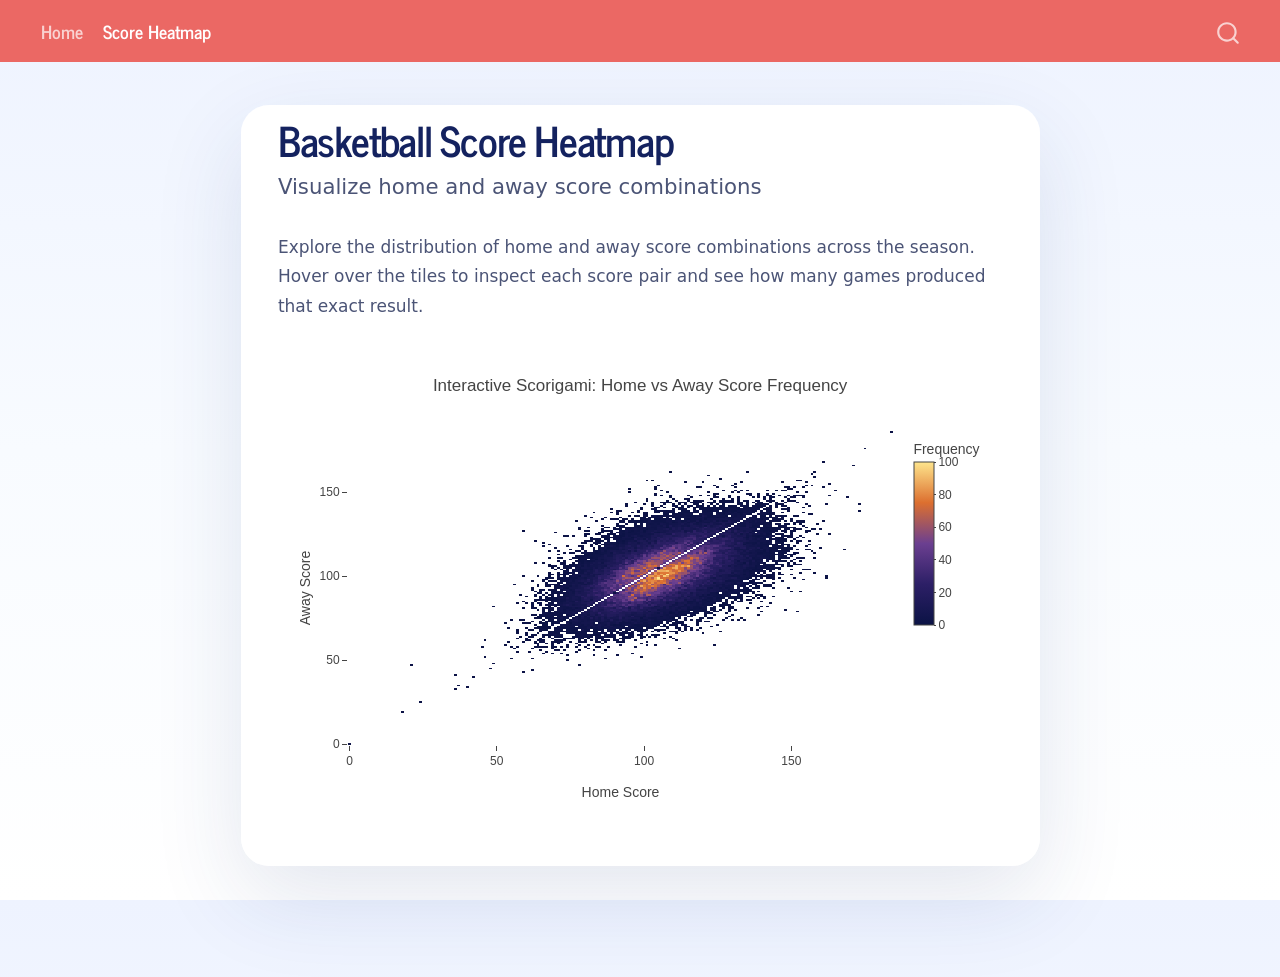
<file: scores.html>
<!DOCTYPE html>
<html xmlns="http://www.w3.org/1999/xhtml" lang="en" xml:lang="en"><head>

<meta charset="utf-8">
<meta name="generator" content="quarto-1.9.38">

<meta name="viewport" content="width=device-width, initial-scale=1.0, user-scalable=yes">


<title>Basketball Score Heatmap</title>
<style>
/* Default styles provided by pandoc.
** See https://pandoc.org/MANUAL.html#variables-for-html for config info.
*/
code{white-space: pre-wrap;}
span.smallcaps{font-variant: small-caps;}
div.columns{display: flex; gap: min(4vw, 1.5em);}
div.column{flex: auto; overflow-x: auto;}
div.hanging-indent{margin-left: 1.5em; text-indent: -1.5em;}
ul.task-list{list-style: none;}
ul.task-list li input[type="checkbox"] {
  width: 0.8em;
  margin: 0 0.8em 0.2em -1em; /* quarto-specific, see https://github.com/quarto-dev/quarto-cli/issues/4556 */ 
  vertical-align: middle;
}
</style>


<script src="site_libs/quarto-nav/quarto-nav.js"></script>
<script src="site_libs/quarto-nav/headroom.min.js"></script>
<script src="site_libs/clipboard/clipboard.min.js"></script>
<script src="site_libs/quarto-search/autocomplete.umd.js"></script>
<script src="site_libs/quarto-search/fuse.min.js"></script>
<script src="site_libs/quarto-search/quarto-search.js"></script>
<meta name="quarto:offset" content="./">
<script src="site_libs/quarto-html/quarto.js" type="module"></script>
<script src="site_libs/quarto-html/tabsets/tabsets.js" type="module"></script>
<script src="site_libs/quarto-html/popper.min.js"></script>
<script src="site_libs/quarto-html/tippy.umd.min.js"></script>
<script src="site_libs/quarto-html/anchor.min.js"></script>
<link href="site_libs/quarto-html/tippy.css" rel="stylesheet">
<link href="site_libs/quarto-html/quarto-syntax-highlighting-15634bcf2e68342d4ad2dfa704d543f6.css" rel="stylesheet" id="quarto-text-highlighting-styles">
<script src="site_libs/bootstrap/bootstrap.min.js"></script>
<link href="site_libs/bootstrap/bootstrap-icons.css" rel="stylesheet">
<link href="site_libs/bootstrap/bootstrap-8214058968d4567c0b8769a8360adc15.min.css" rel="stylesheet" append-hash="true" id="quarto-bootstrap" data-mode="light">
<script id="quarto-search-options" type="application/json">{
  "location": "navbar",
  "copy-button": false,
  "collapse-after": 3,
  "panel-placement": "end",
  "type": "overlay",
  "limit": 50,
  "keyboard-shortcut": [
    "f",
    "/",
    "s"
  ],
  "show-item-context": false,
  "language": {
    "search-no-results-text": "No results",
    "search-matching-documents-text": "matching documents",
    "search-copy-link-title": "Copy link to search",
    "search-hide-matches-text": "Hide additional matches",
    "search-more-match-text": "more match in this document",
    "search-more-matches-text": "more matches in this document",
    "search-clear-button-title": "Clear",
    "search-text-placeholder": "",
    "search-detached-cancel-button-title": "Cancel",
    "search-submit-button-title": "Submit",
    "search-label": "Search"
  }
}</script>
<link href="site_libs/htmltools-fill-0.5.9/fill.css" rel="stylesheet">
<script src="site_libs/htmlwidgets-1.6.4/htmlwidgets.js"></script>
<script src="site_libs/plotly-binding-4.12.0/plotly.js"></script>
<script src="site_libs/typedarray-0.1/typedarray.min.js"></script>
<script src="site_libs/jquery-3.5.1/jquery.min.js"></script>
<link href="site_libs/crosstalk-1.2.2/css/crosstalk.min.css" rel="stylesheet">
<script src="site_libs/crosstalk-1.2.2/js/crosstalk.min.js"></script>
<link href="site_libs/plotly-htmlwidgets-css-2.25.2/plotly-htmlwidgets.css" rel="stylesheet">
<script src="site_libs/plotly-main-2.25.2/plotly-latest.min.js"></script>


<link rel="stylesheet" href="styles.css">
</head>

<body class="nav-fixed fullcontent quarto-light">

<div id="quarto-search-results"></div>
  <header id="quarto-header" class="headroom fixed-top">
    <nav class="navbar navbar-expand-lg " data-bs-theme="dark">
      <div class="navbar-container container-fluid">
            <div id="quarto-search" class="" title="Search"></div>
          <button class="navbar-toggler" type="button" data-bs-toggle="collapse" data-bs-target="#navbarCollapse" aria-controls="navbarCollapse" role="menu" aria-expanded="false" aria-label="Toggle navigation" onclick="if (window.quartoToggleHeadroom) { window.quartoToggleHeadroom(); }">
  <span class="navbar-toggler-icon"></span>
</button>
          <div class="collapse navbar-collapse" id="navbarCollapse">
            <ul class="navbar-nav navbar-nav-scroll me-auto">
  <li class="nav-item">
    <a class="nav-link" href="./index.html"> 
<span class="menu-text">Home</span></a>
  </li>  
  <li class="nav-item">
    <a class="nav-link active" href="./scores.html" aria-current="page"> 
<span class="menu-text">Score Heatmap</span></a>
  </li>  
</ul>
          </div> <!-- /navcollapse -->
            <div class="quarto-navbar-tools">
</div>
      </div> <!-- /container-fluid -->
    </nav>
</header>
<!-- content -->
<div id="quarto-content" class="quarto-container page-columns page-rows-contents page-layout-article page-navbar">
<!-- sidebar -->
<!-- margin-sidebar -->
    
<!-- main -->
<main class="content" id="quarto-document-content">

<header id="title-block-header" class="quarto-title-block default">
<div class="quarto-title">
<h1 class="title">Basketball Score Heatmap</h1>
<p class="subtitle lead">Visualize home and away score combinations</p>
</div>



<div class="quarto-title-meta">

    
  
    
  </div>
  


</header>


<p>Explore the distribution of home and away score combinations across the season. Hover over the tiles to inspect each score pair and see how many games produced that exact result.</p>
<div class="cell">
<div class="cell-output-display">
<div class="plotly html-widget html-fill-item" id="htmlwidget-41fe35a6eff2e10155cb" style="width:100%;height:464px;"></div>
<script type="application/json" data-for="htmlwidget-41fe35a6eff2e10155cb">{"x":{"visdat":{"660855423a3f":["function () ","plotlyVisDat"]},"cur_data":"660855423a3f","attrs":{"660855423a3f":{"x":{},"y":{},"z":{},"colorscale":[[0,"#ffffff"],[9.9999999999999995e-07,"#0b1345"],[0.25,"#2c1f66"],[0.5,"#6b3f90"],[0.75,"#dc6f2f"],[1,"#fee58c"]],"hovertemplate":"Home: %{x}<br>Away: %{y}<br>Games: %{z}<extra><\/extra>","colorbar":{"title":"Frequency","thickness":20,"len":0.65000000000000002},"alpha_stroke":1,"sizes":[10,100],"spans":[1,20],"type":"heatmap"}},"layout":{"margin":{"b":70,"l":70,"t":80,"r":40},"title":{"text":"Interactive Scorigami: Home vs Away Score Frequency","x":0.5},"xaxis":{"domain":[0,1],"automargin":true,"title":"Home Score"},"yaxis":{"domain":[0,1],"automargin":true,"title":"Away Score"},"scene":{"zaxis":{"title":"count"}},"hovermode":"closest","showlegend":false,"legend":{"yanchor":"top","y":0.5}},"source":"A","config":{"modeBarButtonsToAdd":["hoverclosest","hovercompare"],"showSendToCloud":false},"data":[{"colorbar":{"title":"Frequency","ticklen":2,"thickness":20,"len":0.65000000000000002,"lenmode":"fraction","y":1,"yanchor":"top"},"colorscale":[[0,"#ffffff"],[9.9999999999999995e-07,"#0b1345"],[0.25,"#2c1f66"],[0.5,"#6b3f90"],[0.75,"#dc6f2f"],[1,"#fee58c"]],"showscale":true,"x":[0,0,0,0,0,0,0,0,0,0,0,0,0,0,0,0,0,0,0,0,0,0,0,0,0,0,0,0,0,0,0,0,0,0,0,0,0,0,0,0,0,0,0,0,0,0,0,0,0,0,0,0,0,0,0,0,0,0,0,0,0,0,0,0,0,0,0,0,0,0,0,0,0,0,0,0,0,0,0,0,0,0,0,0,0,0,0,0,0,0,0,0,0,0,0,0,0,0,0,0,0,0,0,0,0,0,0,0,0,0,0,0,0,0,0,0,0,0,0,0,0,0,0,0,0,0,0,0,0,0,0,0,0,0,0,0,0,0,0,0,0,0,0,0,0,0,0,0,0,0,0,0,0,0,0,0,0,0,0,0,0,0,0,0,0,0,0,0,0,0,0,0,0,0,0,0,0,0,0,0,0,0,0,0,0,0,0,1,1,1,1,1,1,1,1,1,1,1,1,1,1,1,1,1,1,1,1,1,1,1,1,1,1,1,1,1,1,1,1,1,1,1,1,1,1,1,1,1,1,1,1,1,1,1,1,1,1,1,1,1,1,1,1,1,1,1,1,1,1,1,1,1,1,1,1,1,1,1,1,1,1,1,1,1,1,1,1,1,1,1,1,1,1,1,1,1,1,1,1,1,1,1,1,1,1,1,1,1,1,1,1,1,1,1,1,1,1,1,1,1,1,1,1,1,1,1,1,1,1,1,1,1,1,1,1,1,1,1,1,1,1,1,1,1,1,1,1,1,1,1,1,1,1,1,1,1,1,1,1,1,1,1,1,1,1,1,1,1,1,1,1,1,1,1,1,1,1,1,1,1,1,1,1,1,1,1,1,1,1,1,1,1,1,1,2,2,2,2,2,2,2,2,2,2,2,2,2,2,2,2,2,2,2,2,2,2,2,2,2,2,2,2,2,2,2,2,2,2,2,2,2,2,2,2,2,2,2,2,2,2,2,2,2,2,2,2,2,2,2,2,2,2,2,2,2,2,2,2,2,2,2,2,2,2,2,2,2,2,2,2,2,2,2,2,2,2,2,2,2,2,2,2,2,2,2,2,2,2,2,2,2,2,2,2,2,2,2,2,2,2,2,2,2,2,2,2,2,2,2,2,2,2,2,2,2,2,2,2,2,2,2,2,2,2,2,2,2,2,2,2,2,2,2,2,2,2,2,2,2,2,2,2,2,2,2,2,2,2,2,2,2,2,2,2,2,2,2,2,2,2,2,2,2,2,2,2,2,2,2,2,2,2,2,2,2,2,2,2,2,2,2,3,3,3,3,3,3,3,3,3,3,3,3,3,3,3,3,3,3,3,3,3,3,3,3,3,3,3,3,3,3,3,3,3,3,3,3,3,3,3,3,3,3,3,3,3,3,3,3,3,3,3,3,3,3,3,3,3,3,3,3,3,3,3,3,3,3,3,3,3,3,3,3,3,3,3,3,3,3,3,3,3,3,3,3,3,3,3,3,3,3,3,3,3,3,3,3,3,3,3,3,3,3,3,3,3,3,3,3,3,3,3,3,3,3,3,3,3,3,3,3,3,3,3,3,3,3,3,3,3,3,3,3,3,3,3,3,3,3,3,3,3,3,3,3,3,3,3,3,3,3,3,3,3,3,3,3,3,3,3,3,3,3,3,3,3,3,3,3,3,3,3,3,3,3,3,3,3,3,3,3,3,3,3,3,3,3,3,4,4,4,4,4,4,4,4,4,4,4,4,4,4,4,4,4,4,4,4,4,4,4,4,4,4,4,4,4,4,4,4,4,4,4,4,4,4,4,4,4,4,4,4,4,4,4,4,4,4,4,4,4,4,4,4,4,4,4,4,4,4,4,4,4,4,4,4,4,4,4,4,4,4,4,4,4,4,4,4,4,4,4,4,4,4,4,4,4,4,4,4,4,4,4,4,4,4,4,4,4,4,4,4,4,4,4,4,4,4,4,4,4,4,4,4,4,4,4,4,4,4,4,4,4,4,4,4,4,4,4,4,4,4,4,4,4,4,4,4,4,4,4,4,4,4,4,4,4,4,4,4,4,4,4,4,4,4,4,4,4,4,4,4,4,4,4,4,4,4,4,4,4,4,4,4,4,4,4,4,4,4,4,4,4,4,4,5,5,5,5,5,5,5,5,5,5,5,5,5,5,5,5,5,5,5,5,5,5,5,5,5,5,5,5,5,5,5,5,5,5,5,5,5,5,5,5,5,5,5,5,5,5,5,5,5,5,5,5,5,5,5,5,5,5,5,5,5,5,5,5,5,5,5,5,5,5,5,5,5,5,5,5,5,5,5,5,5,5,5,5,5,5,5,5,5,5,5,5,5,5,5,5,5,5,5,5,5,5,5,5,5,5,5,5,5,5,5,5,5,5,5,5,5,5,5,5,5,5,5,5,5,5,5,5,5,5,5,5,5,5,5,5,5,5,5,5,5,5,5,5,5,5,5,5,5,5,5,5,5,5,5,5,5,5,5,5,5,5,5,5,5,5,5,5,5,5,5,5,5,5,5,5,5,5,5,5,5,5,5,5,5,5,5,6,6,6,6,6,6,6,6,6,6,6,6,6,6,6,6,6,6,6,6,6,6,6,6,6,6,6,6,6,6,6,6,6,6,6,6,6,6,6,6,6,6,6,6,6,6,6,6,6,6,6,6,6,6,6,6,6,6,6,6,6,6,6,6,6,6,6,6,6,6,6,6,6,6,6,6,6,6,6,6,6,6,6,6,6,6,6,6,6,6,6,6,6,6,6,6,6,6,6,6,6,6,6,6,6,6,6,6,6,6,6,6,6,6,6,6,6,6,6,6,6,6,6,6,6,6,6,6,6,6,6,6,6,6,6,6,6,6,6,6,6,6,6,6,6,6,6,6,6,6,6,6,6,6,6,6,6,6,6,6,6,6,6,6,6,6,6,6,6,6,6,6,6,6,6,6,6,6,6,6,6,6,6,6,6,6,6,7,7,7,7,7,7,7,7,7,7,7,7,7,7,7,7,7,7,7,7,7,7,7,7,7,7,7,7,7,7,7,7,7,7,7,7,7,7,7,7,7,7,7,7,7,7,7,7,7,7,7,7,7,7,7,7,7,7,7,7,7,7,7,7,7,7,7,7,7,7,7,7,7,7,7,7,7,7,7,7,7,7,7,7,7,7,7,7,7,7,7,7,7,7,7,7,7,7,7,7,7,7,7,7,7,7,7,7,7,7,7,7,7,7,7,7,7,7,7,7,7,7,7,7,7,7,7,7,7,7,7,7,7,7,7,7,7,7,7,7,7,7,7,7,7,7,7,7,7,7,7,7,7,7,7,7,7,7,7,7,7,7,7,7,7,7,7,7,7,7,7,7,7,7,7,7,7,7,7,7,7,7,7,7,7,7,7,8,8,8,8,8,8,8,8,8,8,8,8,8,8,8,8,8,8,8,8,8,8,8,8,8,8,8,8,8,8,8,8,8,8,8,8,8,8,8,8,8,8,8,8,8,8,8,8,8,8,8,8,8,8,8,8,8,8,8,8,8,8,8,8,8,8,8,8,8,8,8,8,8,8,8,8,8,8,8,8,8,8,8,8,8,8,8,8,8,8,8,8,8,8,8,8,8,8,8,8,8,8,8,8,8,8,8,8,8,8,8,8,8,8,8,8,8,8,8,8,8,8,8,8,8,8,8,8,8,8,8,8,8,8,8,8,8,8,8,8,8,8,8,8,8,8,8,8,8,8,8,8,8,8,8,8,8,8,8,8,8,8,8,8,8,8,8,8,8,8,8,8,8,8,8,8,8,8,8,8,8,8,8,8,8,8,8,9,9,9,9,9,9,9,9,9,9,9,9,9,9,9,9,9,9,9,9,9,9,9,9,9,9,9,9,9,9,9,9,9,9,9,9,9,9,9,9,9,9,9,9,9,9,9,9,9,9,9,9,9,9,9,9,9,9,9,9,9,9,9,9,9,9,9,9,9,9,9,9,9,9,9,9,9,9,9,9,9,9,9,9,9,9,9,9,9,9,9,9,9,9,9,9,9,9,9,9,9,9,9,9,9,9,9,9,9,9,9,9,9,9,9,9,9,9,9,9,9,9,9,9,9,9,9,9,9,9,9,9,9,9,9,9,9,9,9,9,9,9,9,9,9,9,9,9,9,9,9,9,9,9,9,9,9,9,9,9,9,9,9,9,9,9,9,9,9,9,9,9,9,9,9,9,9,9,9,9,9,9,9,9,9,9,9,10,10,10,10,10,10,10,10,10,10,10,10,10,10,10,10,10,10,10,10,10,10,10,10,10,10,10,10,10,10,10,10,10,10,10,10,10,10,10,10,10,10,10,10,10,10,10,10,10,10,10,10,10,10,10,10,10,10,10,10,10,10,10,10,10,10,10,10,10,10,10,10,10,10,10,10,10,10,10,10,10,10,10,10,10,10,10,10,10,10,10,10,10,10,10,10,10,10,10,10,10,10,10,10,10,10,10,10,10,10,10,10,10,10,10,10,10,10,10,10,10,10,10,10,10,10,10,10,10,10,10,10,10,10,10,10,10,10,10,10,10,10,10,10,10,10,10,10,10,10,10,10,10,10,10,10,10,10,10,10,10,10,10,10,10,10,10,10,10,10,10,10,10,10,10,10,10,10,10,10,10,10,10,10,10,10,10,11,11,11,11,11,11,11,11,11,11,11,11,11,11,11,11,11,11,11,11,11,11,11,11,11,11,11,11,11,11,11,11,11,11,11,11,11,11,11,11,11,11,11,11,11,11,11,11,11,11,11,11,11,11,11,11,11,11,11,11,11,11,11,11,11,11,11,11,11,11,11,11,11,11,11,11,11,11,11,11,11,11,11,11,11,11,11,11,11,11,11,11,11,11,11,11,11,11,11,11,11,11,11,11,11,11,11,11,11,11,11,11,11,11,11,11,11,11,11,11,11,11,11,11,11,11,11,11,11,11,11,11,11,11,11,11,11,11,11,11,11,11,11,11,11,11,11,11,11,11,11,11,11,11,11,11,11,11,11,11,11,11,11,11,11,11,11,11,11,11,11,11,11,11,11,11,11,11,11,11,11,11,11,11,11,11,11,12,12,12,12,12,12,12,12,12,12,12,12,12,12,12,12,12,12,12,12,12,12,12,12,12,12,12,12,12,12,12,12,12,12,12,12,12,12,12,12,12,12,12,12,12,12,12,12,12,12,12,12,12,12,12,12,12,12,12,12,12,12,12,12,12,12,12,12,12,12,12,12,12,12,12,12,12,12,12,12,12,12,12,12,12,12,12,12,12,12,12,12,12,12,12,12,12,12,12,12,12,12,12,12,12,12,12,12,12,12,12,12,12,12,12,12,12,12,12,12,12,12,12,12,12,12,12,12,12,12,12,12,12,12,12,12,12,12,12,12,12,12,12,12,12,12,12,12,12,12,12,12,12,12,12,12,12,12,12,12,12,12,12,12,12,12,12,12,12,12,12,12,12,12,12,12,12,12,12,12,12,12,12,12,12,12,12,13,13,13,13,13,13,13,13,13,13,13,13,13,13,13,13,13,13,13,13,13,13,13,13,13,13,13,13,13,13,13,13,13,13,13,13,13,13,13,13,13,13,13,13,13,13,13,13,13,13,13,13,13,13,13,13,13,13,13,13,13,13,13,13,13,13,13,13,13,13,13,13,13,13,13,13,13,13,13,13,13,13,13,13,13,13,13,13,13,13,13,13,13,13,13,13,13,13,13,13,13,13,13,13,13,13,13,13,13,13,13,13,13,13,13,13,13,13,13,13,13,13,13,13,13,13,13,13,13,13,13,13,13,13,13,13,13,13,13,13,13,13,13,13,13,13,13,13,13,13,13,13,13,13,13,13,13,13,13,13,13,13,13,13,13,13,13,13,13,13,13,13,13,13,13,13,13,13,13,13,13,13,13,13,13,13,13,14,14,14,14,14,14,14,14,14,14,14,14,14,14,14,14,14,14,14,14,14,14,14,14,14,14,14,14,14,14,14,14,14,14,14,14,14,14,14,14,14,14,14,14,14,14,14,14,14,14,14,14,14,14,14,14,14,14,14,14,14,14,14,14,14,14,14,14,14,14,14,14,14,14,14,14,14,14,14,14,14,14,14,14,14,14,14,14,14,14,14,14,14,14,14,14,14,14,14,14,14,14,14,14,14,14,14,14,14,14,14,14,14,14,14,14,14,14,14,14,14,14,14,14,14,14,14,14,14,14,14,14,14,14,14,14,14,14,14,14,14,14,14,14,14,14,14,14,14,14,14,14,14,14,14,14,14,14,14,14,14,14,14,14,14,14,14,14,14,14,14,14,14,14,14,14,14,14,14,14,14,14,14,14,14,14,14,15,15,15,15,15,15,15,15,15,15,15,15,15,15,15,15,15,15,15,15,15,15,15,15,15,15,15,15,15,15,15,15,15,15,15,15,15,15,15,15,15,15,15,15,15,15,15,15,15,15,15,15,15,15,15,15,15,15,15,15,15,15,15,15,15,15,15,15,15,15,15,15,15,15,15,15,15,15,15,15,15,15,15,15,15,15,15,15,15,15,15,15,15,15,15,15,15,15,15,15,15,15,15,15,15,15,15,15,15,15,15,15,15,15,15,15,15,15,15,15,15,15,15,15,15,15,15,15,15,15,15,15,15,15,15,15,15,15,15,15,15,15,15,15,15,15,15,15,15,15,15,15,15,15,15,15,15,15,15,15,15,15,15,15,15,15,15,15,15,15,15,15,15,15,15,15,15,15,15,15,15,15,15,15,15,15,15,16,16,16,16,16,16,16,16,16,16,16,16,16,16,16,16,16,16,16,16,16,16,16,16,16,16,16,16,16,16,16,16,16,16,16,16,16,16,16,16,16,16,16,16,16,16,16,16,16,16,16,16,16,16,16,16,16,16,16,16,16,16,16,16,16,16,16,16,16,16,16,16,16,16,16,16,16,16,16,16,16,16,16,16,16,16,16,16,16,16,16,16,16,16,16,16,16,16,16,16,16,16,16,16,16,16,16,16,16,16,16,16,16,16,16,16,16,16,16,16,16,16,16,16,16,16,16,16,16,16,16,16,16,16,16,16,16,16,16,16,16,16,16,16,16,16,16,16,16,16,16,16,16,16,16,16,16,16,16,16,16,16,16,16,16,16,16,16,16,16,16,16,16,16,16,16,16,16,16,16,16,16,16,16,16,16,16,17,17,17,17,17,17,17,17,17,17,17,17,17,17,17,17,17,17,17,17,17,17,17,17,17,17,17,17,17,17,17,17,17,17,17,17,17,17,17,17,17,17,17,17,17,17,17,17,17,17,17,17,17,17,17,17,17,17,17,17,17,17,17,17,17,17,17,17,17,17,17,17,17,17,17,17,17,17,17,17,17,17,17,17,17,17,17,17,17,17,17,17,17,17,17,17,17,17,17,17,17,17,17,17,17,17,17,17,17,17,17,17,17,17,17,17,17,17,17,17,17,17,17,17,17,17,17,17,17,17,17,17,17,17,17,17,17,17,17,17,17,17,17,17,17,17,17,17,17,17,17,17,17,17,17,17,17,17,17,17,17,17,17,17,17,17,17,17,17,17,17,17,17,17,17,17,17,17,17,17,17,17,17,17,17,17,17,18,18,18,18,18,18,18,18,18,18,18,18,18,18,18,18,18,18,18,18,18,18,18,18,18,18,18,18,18,18,18,18,18,18,18,18,18,18,18,18,18,18,18,18,18,18,18,18,18,18,18,18,18,18,18,18,18,18,18,18,18,18,18,18,18,18,18,18,18,18,18,18,18,18,18,18,18,18,18,18,18,18,18,18,18,18,18,18,18,18,18,18,18,18,18,18,18,18,18,18,18,18,18,18,18,18,18,18,18,18,18,18,18,18,18,18,18,18,18,18,18,18,18,18,18,18,18,18,18,18,18,18,18,18,18,18,18,18,18,18,18,18,18,18,18,18,18,18,18,18,18,18,18,18,18,18,18,18,18,18,18,18,18,18,18,18,18,18,18,18,18,18,18,18,18,18,18,18,18,18,18,18,18,18,18,18,18,19,19,19,19,19,19,19,19,19,19,19,19,19,19,19,19,19,19,19,19,19,19,19,19,19,19,19,19,19,19,19,19,19,19,19,19,19,19,19,19,19,19,19,19,19,19,19,19,19,19,19,19,19,19,19,19,19,19,19,19,19,19,19,19,19,19,19,19,19,19,19,19,19,19,19,19,19,19,19,19,19,19,19,19,19,19,19,19,19,19,19,19,19,19,19,19,19,19,19,19,19,19,19,19,19,19,19,19,19,19,19,19,19,19,19,19,19,19,19,19,19,19,19,19,19,19,19,19,19,19,19,19,19,19,19,19,19,19,19,19,19,19,19,19,19,19,19,19,19,19,19,19,19,19,19,19,19,19,19,19,19,19,19,19,19,19,19,19,19,19,19,19,19,19,19,19,19,19,19,19,19,19,19,19,19,19,19,20,20,20,20,20,20,20,20,20,20,20,20,20,20,20,20,20,20,20,20,20,20,20,20,20,20,20,20,20,20,20,20,20,20,20,20,20,20,20,20,20,20,20,20,20,20,20,20,20,20,20,20,20,20,20,20,20,20,20,20,20,20,20,20,20,20,20,20,20,20,20,20,20,20,20,20,20,20,20,20,20,20,20,20,20,20,20,20,20,20,20,20,20,20,20,20,20,20,20,20,20,20,20,20,20,20,20,20,20,20,20,20,20,20,20,20,20,20,20,20,20,20,20,20,20,20,20,20,20,20,20,20,20,20,20,20,20,20,20,20,20,20,20,20,20,20,20,20,20,20,20,20,20,20,20,20,20,20,20,20,20,20,20,20,20,20,20,20,20,20,20,20,20,20,20,20,20,20,20,20,20,20,20,20,20,20,20,21,21,21,21,21,21,21,21,21,21,21,21,21,21,21,21,21,21,21,21,21,21,21,21,21,21,21,21,21,21,21,21,21,21,21,21,21,21,21,21,21,21,21,21,21,21,21,21,21,21,21,21,21,21,21,21,21,21,21,21,21,21,21,21,21,21,21,21,21,21,21,21,21,21,21,21,21,21,21,21,21,21,21,21,21,21,21,21,21,21,21,21,21,21,21,21,21,21,21,21,21,21,21,21,21,21,21,21,21,21,21,21,21,21,21,21,21,21,21,21,21,21,21,21,21,21,21,21,21,21,21,21,21,21,21,21,21,21,21,21,21,21,21,21,21,21,21,21,21,21,21,21,21,21,21,21,21,21,21,21,21,21,21,21,21,21,21,21,21,21,21,21,21,21,21,21,21,21,21,21,21,21,21,21,21,21,21,22,22,22,22,22,22,22,22,22,22,22,22,22,22,22,22,22,22,22,22,22,22,22,22,22,22,22,22,22,22,22,22,22,22,22,22,22,22,22,22,22,22,22,22,22,22,22,22,22,22,22,22,22,22,22,22,22,22,22,22,22,22,22,22,22,22,22,22,22,22,22,22,22,22,22,22,22,22,22,22,22,22,22,22,22,22,22,22,22,22,22,22,22,22,22,22,22,22,22,22,22,22,22,22,22,22,22,22,22,22,22,22,22,22,22,22,22,22,22,22,22,22,22,22,22,22,22,22,22,22,22,22,22,22,22,22,22,22,22,22,22,22,22,22,22,22,22,22,22,22,22,22,22,22,22,22,22,22,22,22,22,22,22,22,22,22,22,22,22,22,22,22,22,22,22,22,22,22,22,22,22,22,22,22,22,22,22,23,23,23,23,23,23,23,23,23,23,23,23,23,23,23,23,23,23,23,23,23,23,23,23,23,23,23,23,23,23,23,23,23,23,23,23,23,23,23,23,23,23,23,23,23,23,23,23,23,23,23,23,23,23,23,23,23,23,23,23,23,23,23,23,23,23,23,23,23,23,23,23,23,23,23,23,23,23,23,23,23,23,23,23,23,23,23,23,23,23,23,23,23,23,23,23,23,23,23,23,23,23,23,23,23,23,23,23,23,23,23,23,23,23,23,23,23,23,23,23,23,23,23,23,23,23,23,23,23,23,23,23,23,23,23,23,23,23,23,23,23,23,23,23,23,23,23,23,23,23,23,23,23,23,23,23,23,23,23,23,23,23,23,23,23,23,23,23,23,23,23,23,23,23,23,23,23,23,23,23,23,23,23,23,23,23,23,24,24,24,24,24,24,24,24,24,24,24,24,24,24,24,24,24,24,24,24,24,24,24,24,24,24,24,24,24,24,24,24,24,24,24,24,24,24,24,24,24,24,24,24,24,24,24,24,24,24,24,24,24,24,24,24,24,24,24,24,24,24,24,24,24,24,24,24,24,24,24,24,24,24,24,24,24,24,24,24,24,24,24,24,24,24,24,24,24,24,24,24,24,24,24,24,24,24,24,24,24,24,24,24,24,24,24,24,24,24,24,24,24,24,24,24,24,24,24,24,24,24,24,24,24,24,24,24,24,24,24,24,24,24,24,24,24,24,24,24,24,24,24,24,24,24,24,24,24,24,24,24,24,24,24,24,24,24,24,24,24,24,24,24,24,24,24,24,24,24,24,24,24,24,24,24,24,24,24,24,24,24,24,24,24,24,24,25,25,25,25,25,25,25,25,25,25,25,25,25,25,25,25,25,25,25,25,25,25,25,25,25,25,25,25,25,25,25,25,25,25,25,25,25,25,25,25,25,25,25,25,25,25,25,25,25,25,25,25,25,25,25,25,25,25,25,25,25,25,25,25,25,25,25,25,25,25,25,25,25,25,25,25,25,25,25,25,25,25,25,25,25,25,25,25,25,25,25,25,25,25,25,25,25,25,25,25,25,25,25,25,25,25,25,25,25,25,25,25,25,25,25,25,25,25,25,25,25,25,25,25,25,25,25,25,25,25,25,25,25,25,25,25,25,25,25,25,25,25,25,25,25,25,25,25,25,25,25,25,25,25,25,25,25,25,25,25,25,25,25,25,25,25,25,25,25,25,25,25,25,25,25,25,25,25,25,25,25,25,25,25,25,25,25,26,26,26,26,26,26,26,26,26,26,26,26,26,26,26,26,26,26,26,26,26,26,26,26,26,26,26,26,26,26,26,26,26,26,26,26,26,26,26,26,26,26,26,26,26,26,26,26,26,26,26,26,26,26,26,26,26,26,26,26,26,26,26,26,26,26,26,26,26,26,26,26,26,26,26,26,26,26,26,26,26,26,26,26,26,26,26,26,26,26,26,26,26,26,26,26,26,26,26,26,26,26,26,26,26,26,26,26,26,26,26,26,26,26,26,26,26,26,26,26,26,26,26,26,26,26,26,26,26,26,26,26,26,26,26,26,26,26,26,26,26,26,26,26,26,26,26,26,26,26,26,26,26,26,26,26,26,26,26,26,26,26,26,26,26,26,26,26,26,26,26,26,26,26,26,26,26,26,26,26,26,26,26,26,26,26,26,27,27,27,27,27,27,27,27,27,27,27,27,27,27,27,27,27,27,27,27,27,27,27,27,27,27,27,27,27,27,27,27,27,27,27,27,27,27,27,27,27,27,27,27,27,27,27,27,27,27,27,27,27,27,27,27,27,27,27,27,27,27,27,27,27,27,27,27,27,27,27,27,27,27,27,27,27,27,27,27,27,27,27,27,27,27,27,27,27,27,27,27,27,27,27,27,27,27,27,27,27,27,27,27,27,27,27,27,27,27,27,27,27,27,27,27,27,27,27,27,27,27,27,27,27,27,27,27,27,27,27,27,27,27,27,27,27,27,27,27,27,27,27,27,27,27,27,27,27,27,27,27,27,27,27,27,27,27,27,27,27,27,27,27,27,27,27,27,27,27,27,27,27,27,27,27,27,27,27,27,27,27,27,27,27,27,27,28,28,28,28,28,28,28,28,28,28,28,28,28,28,28,28,28,28,28,28,28,28,28,28,28,28,28,28,28,28,28,28,28,28,28,28,28,28,28,28,28,28,28,28,28,28,28,28,28,28,28,28,28,28,28,28,28,28,28,28,28,28,28,28,28,28,28,28,28,28,28,28,28,28,28,28,28,28,28,28,28,28,28,28,28,28,28,28,28,28,28,28,28,28,28,28,28,28,28,28,28,28,28,28,28,28,28,28,28,28,28,28,28,28,28,28,28,28,28,28,28,28,28,28,28,28,28,28,28,28,28,28,28,28,28,28,28,28,28,28,28,28,28,28,28,28,28,28,28,28,28,28,28,28,28,28,28,28,28,28,28,28,28,28,28,28,28,28,28,28,28,28,28,28,28,28,28,28,28,28,28,28,28,28,28,28,28,29,29,29,29,29,29,29,29,29,29,29,29,29,29,29,29,29,29,29,29,29,29,29,29,29,29,29,29,29,29,29,29,29,29,29,29,29,29,29,29,29,29,29,29,29,29,29,29,29,29,29,29,29,29,29,29,29,29,29,29,29,29,29,29,29,29,29,29,29,29,29,29,29,29,29,29,29,29,29,29,29,29,29,29,29,29,29,29,29,29,29,29,29,29,29,29,29,29,29,29,29,29,29,29,29,29,29,29,29,29,29,29,29,29,29,29,29,29,29,29,29,29,29,29,29,29,29,29,29,29,29,29,29,29,29,29,29,29,29,29,29,29,29,29,29,29,29,29,29,29,29,29,29,29,29,29,29,29,29,29,29,29,29,29,29,29,29,29,29,29,29,29,29,29,29,29,29,29,29,29,29,29,29,29,29,29,29,30,30,30,30,30,30,30,30,30,30,30,30,30,30,30,30,30,30,30,30,30,30,30,30,30,30,30,30,30,30,30,30,30,30,30,30,30,30,30,30,30,30,30,30,30,30,30,30,30,30,30,30,30,30,30,30,30,30,30,30,30,30,30,30,30,30,30,30,30,30,30,30,30,30,30,30,30,30,30,30,30,30,30,30,30,30,30,30,30,30,30,30,30,30,30,30,30,30,30,30,30,30,30,30,30,30,30,30,30,30,30,30,30,30,30,30,30,30,30,30,30,30,30,30,30,30,30,30,30,30,30,30,30,30,30,30,30,30,30,30,30,30,30,30,30,30,30,30,30,30,30,30,30,30,30,30,30,30,30,30,30,30,30,30,30,30,30,30,30,30,30,30,30,30,30,30,30,30,30,30,30,30,30,30,30,30,30,31,31,31,31,31,31,31,31,31,31,31,31,31,31,31,31,31,31,31,31,31,31,31,31,31,31,31,31,31,31,31,31,31,31,31,31,31,31,31,31,31,31,31,31,31,31,31,31,31,31,31,31,31,31,31,31,31,31,31,31,31,31,31,31,31,31,31,31,31,31,31,31,31,31,31,31,31,31,31,31,31,31,31,31,31,31,31,31,31,31,31,31,31,31,31,31,31,31,31,31,31,31,31,31,31,31,31,31,31,31,31,31,31,31,31,31,31,31,31,31,31,31,31,31,31,31,31,31,31,31,31,31,31,31,31,31,31,31,31,31,31,31,31,31,31,31,31,31,31,31,31,31,31,31,31,31,31,31,31,31,31,31,31,31,31,31,31,31,31,31,31,31,31,31,31,31,31,31,31,31,31,31,31,31,31,31,31,32,32,32,32,32,32,32,32,32,32,32,32,32,32,32,32,32,32,32,32,32,32,32,32,32,32,32,32,32,32,32,32,32,32,32,32,32,32,32,32,32,32,32,32,32,32,32,32,32,32,32,32,32,32,32,32,32,32,32,32,32,32,32,32,32,32,32,32,32,32,32,32,32,32,32,32,32,32,32,32,32,32,32,32,32,32,32,32,32,32,32,32,32,32,32,32,32,32,32,32,32,32,32,32,32,32,32,32,32,32,32,32,32,32,32,32,32,32,32,32,32,32,32,32,32,32,32,32,32,32,32,32,32,32,32,32,32,32,32,32,32,32,32,32,32,32,32,32,32,32,32,32,32,32,32,32,32,32,32,32,32,32,32,32,32,32,32,32,32,32,32,32,32,32,32,32,32,32,32,32,32,32,32,32,32,32,32,33,33,33,33,33,33,33,33,33,33,33,33,33,33,33,33,33,33,33,33,33,33,33,33,33,33,33,33,33,33,33,33,33,33,33,33,33,33,33,33,33,33,33,33,33,33,33,33,33,33,33,33,33,33,33,33,33,33,33,33,33,33,33,33,33,33,33,33,33,33,33,33,33,33,33,33,33,33,33,33,33,33,33,33,33,33,33,33,33,33,33,33,33,33,33,33,33,33,33,33,33,33,33,33,33,33,33,33,33,33,33,33,33,33,33,33,33,33,33,33,33,33,33,33,33,33,33,33,33,33,33,33,33,33,33,33,33,33,33,33,33,33,33,33,33,33,33,33,33,33,33,33,33,33,33,33,33,33,33,33,33,33,33,33,33,33,33,33,33,33,33,33,33,33,33,33,33,33,33,33,33,33,33,33,33,33,33,34,34,34,34,34,34,34,34,34,34,34,34,34,34,34,34,34,34,34,34,34,34,34,34,34,34,34,34,34,34,34,34,34,34,34,34,34,34,34,34,34,34,34,34,34,34,34,34,34,34,34,34,34,34,34,34,34,34,34,34,34,34,34,34,34,34,34,34,34,34,34,34,34,34,34,34,34,34,34,34,34,34,34,34,34,34,34,34,34,34,34,34,34,34,34,34,34,34,34,34,34,34,34,34,34,34,34,34,34,34,34,34,34,34,34,34,34,34,34,34,34,34,34,34,34,34,34,34,34,34,34,34,34,34,34,34,34,34,34,34,34,34,34,34,34,34,34,34,34,34,34,34,34,34,34,34,34,34,34,34,34,34,34,34,34,34,34,34,34,34,34,34,34,34,34,34,34,34,34,34,34,34,34,34,34,34,34,35,35,35,35,35,35,35,35,35,35,35,35,35,35,35,35,35,35,35,35,35,35,35,35,35,35,35,35,35,35,35,35,35,35,35,35,35,35,35,35,35,35,35,35,35,35,35,35,35,35,35,35,35,35,35,35,35,35,35,35,35,35,35,35,35,35,35,35,35,35,35,35,35,35,35,35,35,35,35,35,35,35,35,35,35,35,35,35,35,35,35,35,35,35,35,35,35,35,35,35,35,35,35,35,35,35,35,35,35,35,35,35,35,35,35,35,35,35,35,35,35,35,35,35,35,35,35,35,35,35,35,35,35,35,35,35,35,35,35,35,35,35,35,35,35,35,35,35,35,35,35,35,35,35,35,35,35,35,35,35,35,35,35,35,35,35,35,35,35,35,35,35,35,35,35,35,35,35,35,35,35,35,35,35,35,35,35,36,36,36,36,36,36,36,36,36,36,36,36,36,36,36,36,36,36,36,36,36,36,36,36,36,36,36,36,36,36,36,36,36,36,36,36,36,36,36,36,36,36,36,36,36,36,36,36,36,36,36,36,36,36,36,36,36,36,36,36,36,36,36,36,36,36,36,36,36,36,36,36,36,36,36,36,36,36,36,36,36,36,36,36,36,36,36,36,36,36,36,36,36,36,36,36,36,36,36,36,36,36,36,36,36,36,36,36,36,36,36,36,36,36,36,36,36,36,36,36,36,36,36,36,36,36,36,36,36,36,36,36,36,36,36,36,36,36,36,36,36,36,36,36,36,36,36,36,36,36,36,36,36,36,36,36,36,36,36,36,36,36,36,36,36,36,36,36,36,36,36,36,36,36,36,36,36,36,36,36,36,36,36,36,36,36,36,37,37,37,37,37,37,37,37,37,37,37,37,37,37,37,37,37,37,37,37,37,37,37,37,37,37,37,37,37,37,37,37,37,37,37,37,37,37,37,37,37,37,37,37,37,37,37,37,37,37,37,37,37,37,37,37,37,37,37,37,37,37,37,37,37,37,37,37,37,37,37,37,37,37,37,37,37,37,37,37,37,37,37,37,37,37,37,37,37,37,37,37,37,37,37,37,37,37,37,37,37,37,37,37,37,37,37,37,37,37,37,37,37,37,37,37,37,37,37,37,37,37,37,37,37,37,37,37,37,37,37,37,37,37,37,37,37,37,37,37,37,37,37,37,37,37,37,37,37,37,37,37,37,37,37,37,37,37,37,37,37,37,37,37,37,37,37,37,37,37,37,37,37,37,37,37,37,37,37,37,37,37,37,37,37,37,37,38,38,38,38,38,38,38,38,38,38,38,38,38,38,38,38,38,38,38,38,38,38,38,38,38,38,38,38,38,38,38,38,38,38,38,38,38,38,38,38,38,38,38,38,38,38,38,38,38,38,38,38,38,38,38,38,38,38,38,38,38,38,38,38,38,38,38,38,38,38,38,38,38,38,38,38,38,38,38,38,38,38,38,38,38,38,38,38,38,38,38,38,38,38,38,38,38,38,38,38,38,38,38,38,38,38,38,38,38,38,38,38,38,38,38,38,38,38,38,38,38,38,38,38,38,38,38,38,38,38,38,38,38,38,38,38,38,38,38,38,38,38,38,38,38,38,38,38,38,38,38,38,38,38,38,38,38,38,38,38,38,38,38,38,38,38,38,38,38,38,38,38,38,38,38,38,38,38,38,38,38,38,38,38,38,38,38,39,39,39,39,39,39,39,39,39,39,39,39,39,39,39,39,39,39,39,39,39,39,39,39,39,39,39,39,39,39,39,39,39,39,39,39,39,39,39,39,39,39,39,39,39,39,39,39,39,39,39,39,39,39,39,39,39,39,39,39,39,39,39,39,39,39,39,39,39,39,39,39,39,39,39,39,39,39,39,39,39,39,39,39,39,39,39,39,39,39,39,39,39,39,39,39,39,39,39,39,39,39,39,39,39,39,39,39,39,39,39,39,39,39,39,39,39,39,39,39,39,39,39,39,39,39,39,39,39,39,39,39,39,39,39,39,39,39,39,39,39,39,39,39,39,39,39,39,39,39,39,39,39,39,39,39,39,39,39,39,39,39,39,39,39,39,39,39,39,39,39,39,39,39,39,39,39,39,39,39,39,39,39,39,39,39,39,40,40,40,40,40,40,40,40,40,40,40,40,40,40,40,40,40,40,40,40,40,40,40,40,40,40,40,40,40,40,40,40,40,40,40,40,40,40,40,40,40,40,40,40,40,40,40,40,40,40,40,40,40,40,40,40,40,40,40,40,40,40,40,40,40,40,40,40,40,40,40,40,40,40,40,40,40,40,40,40,40,40,40,40,40,40,40,40,40,40,40,40,40,40,40,40,40,40,40,40,40,40,40,40,40,40,40,40,40,40,40,40,40,40,40,40,40,40,40,40,40,40,40,40,40,40,40,40,40,40,40,40,40,40,40,40,40,40,40,40,40,40,40,40,40,40,40,40,40,40,40,40,40,40,40,40,40,40,40,40,40,40,40,40,40,40,40,40,40,40,40,40,40,40,40,40,40,40,40,40,40,40,40,40,40,40,40,41,41,41,41,41,41,41,41,41,41,41,41,41,41,41,41,41,41,41,41,41,41,41,41,41,41,41,41,41,41,41,41,41,41,41,41,41,41,41,41,41,41,41,41,41,41,41,41,41,41,41,41,41,41,41,41,41,41,41,41,41,41,41,41,41,41,41,41,41,41,41,41,41,41,41,41,41,41,41,41,41,41,41,41,41,41,41,41,41,41,41,41,41,41,41,41,41,41,41,41,41,41,41,41,41,41,41,41,41,41,41,41,41,41,41,41,41,41,41,41,41,41,41,41,41,41,41,41,41,41,41,41,41,41,41,41,41,41,41,41,41,41,41,41,41,41,41,41,41,41,41,41,41,41,41,41,41,41,41,41,41,41,41,41,41,41,41,41,41,41,41,41,41,41,41,41,41,41,41,41,41,41,41,41,41,41,41,42,42,42,42,42,42,42,42,42,42,42,42,42,42,42,42,42,42,42,42,42,42,42,42,42,42,42,42,42,42,42,42,42,42,42,42,42,42,42,42,42,42,42,42,42,42,42,42,42,42,42,42,42,42,42,42,42,42,42,42,42,42,42,42,42,42,42,42,42,42,42,42,42,42,42,42,42,42,42,42,42,42,42,42,42,42,42,42,42,42,42,42,42,42,42,42,42,42,42,42,42,42,42,42,42,42,42,42,42,42,42,42,42,42,42,42,42,42,42,42,42,42,42,42,42,42,42,42,42,42,42,42,42,42,42,42,42,42,42,42,42,42,42,42,42,42,42,42,42,42,42,42,42,42,42,42,42,42,42,42,42,42,42,42,42,42,42,42,42,42,42,42,42,42,42,42,42,42,42,42,42,42,42,42,42,42,42,43,43,43,43,43,43,43,43,43,43,43,43,43,43,43,43,43,43,43,43,43,43,43,43,43,43,43,43,43,43,43,43,43,43,43,43,43,43,43,43,43,43,43,43,43,43,43,43,43,43,43,43,43,43,43,43,43,43,43,43,43,43,43,43,43,43,43,43,43,43,43,43,43,43,43,43,43,43,43,43,43,43,43,43,43,43,43,43,43,43,43,43,43,43,43,43,43,43,43,43,43,43,43,43,43,43,43,43,43,43,43,43,43,43,43,43,43,43,43,43,43,43,43,43,43,43,43,43,43,43,43,43,43,43,43,43,43,43,43,43,43,43,43,43,43,43,43,43,43,43,43,43,43,43,43,43,43,43,43,43,43,43,43,43,43,43,43,43,43,43,43,43,43,43,43,43,43,43,43,43,43,43,43,43,43,43,43,44,44,44,44,44,44,44,44,44,44,44,44,44,44,44,44,44,44,44,44,44,44,44,44,44,44,44,44,44,44,44,44,44,44,44,44,44,44,44,44,44,44,44,44,44,44,44,44,44,44,44,44,44,44,44,44,44,44,44,44,44,44,44,44,44,44,44,44,44,44,44,44,44,44,44,44,44,44,44,44,44,44,44,44,44,44,44,44,44,44,44,44,44,44,44,44,44,44,44,44,44,44,44,44,44,44,44,44,44,44,44,44,44,44,44,44,44,44,44,44,44,44,44,44,44,44,44,44,44,44,44,44,44,44,44,44,44,44,44,44,44,44,44,44,44,44,44,44,44,44,44,44,44,44,44,44,44,44,44,44,44,44,44,44,44,44,44,44,44,44,44,44,44,44,44,44,44,44,44,44,44,44,44,44,44,44,44,45,45,45,45,45,45,45,45,45,45,45,45,45,45,45,45,45,45,45,45,45,45,45,45,45,45,45,45,45,45,45,45,45,45,45,45,45,45,45,45,45,45,45,45,45,45,45,45,45,45,45,45,45,45,45,45,45,45,45,45,45,45,45,45,45,45,45,45,45,45,45,45,45,45,45,45,45,45,45,45,45,45,45,45,45,45,45,45,45,45,45,45,45,45,45,45,45,45,45,45,45,45,45,45,45,45,45,45,45,45,45,45,45,45,45,45,45,45,45,45,45,45,45,45,45,45,45,45,45,45,45,45,45,45,45,45,45,45,45,45,45,45,45,45,45,45,45,45,45,45,45,45,45,45,45,45,45,45,45,45,45,45,45,45,45,45,45,45,45,45,45,45,45,45,45,45,45,45,45,45,45,45,45,45,45,45,45,46,46,46,46,46,46,46,46,46,46,46,46,46,46,46,46,46,46,46,46,46,46,46,46,46,46,46,46,46,46,46,46,46,46,46,46,46,46,46,46,46,46,46,46,46,46,46,46,46,46,46,46,46,46,46,46,46,46,46,46,46,46,46,46,46,46,46,46,46,46,46,46,46,46,46,46,46,46,46,46,46,46,46,46,46,46,46,46,46,46,46,46,46,46,46,46,46,46,46,46,46,46,46,46,46,46,46,46,46,46,46,46,46,46,46,46,46,46,46,46,46,46,46,46,46,46,46,46,46,46,46,46,46,46,46,46,46,46,46,46,46,46,46,46,46,46,46,46,46,46,46,46,46,46,46,46,46,46,46,46,46,46,46,46,46,46,46,46,46,46,46,46,46,46,46,46,46,46,46,46,46,46,46,46,46,46,46,47,47,47,47,47,47,47,47,47,47,47,47,47,47,47,47,47,47,47,47,47,47,47,47,47,47,47,47,47,47,47,47,47,47,47,47,47,47,47,47,47,47,47,47,47,47,47,47,47,47,47,47,47,47,47,47,47,47,47,47,47,47,47,47,47,47,47,47,47,47,47,47,47,47,47,47,47,47,47,47,47,47,47,47,47,47,47,47,47,47,47,47,47,47,47,47,47,47,47,47,47,47,47,47,47,47,47,47,47,47,47,47,47,47,47,47,47,47,47,47,47,47,47,47,47,47,47,47,47,47,47,47,47,47,47,47,47,47,47,47,47,47,47,47,47,47,47,47,47,47,47,47,47,47,47,47,47,47,47,47,47,47,47,47,47,47,47,47,47,47,47,47,47,47,47,47,47,47,47,47,47,47,47,47,47,47,47,48,48,48,48,48,48,48,48,48,48,48,48,48,48,48,48,48,48,48,48,48,48,48,48,48,48,48,48,48,48,48,48,48,48,48,48,48,48,48,48,48,48,48,48,48,48,48,48,48,48,48,48,48,48,48,48,48,48,48,48,48,48,48,48,48,48,48,48,48,48,48,48,48,48,48,48,48,48,48,48,48,48,48,48,48,48,48,48,48,48,48,48,48,48,48,48,48,48,48,48,48,48,48,48,48,48,48,48,48,48,48,48,48,48,48,48,48,48,48,48,48,48,48,48,48,48,48,48,48,48,48,48,48,48,48,48,48,48,48,48,48,48,48,48,48,48,48,48,48,48,48,48,48,48,48,48,48,48,48,48,48,48,48,48,48,48,48,48,48,48,48,48,48,48,48,48,48,48,48,48,48,48,48,48,48,48,48,49,49,49,49,49,49,49,49,49,49,49,49,49,49,49,49,49,49,49,49,49,49,49,49,49,49,49,49,49,49,49,49,49,49,49,49,49,49,49,49,49,49,49,49,49,49,49,49,49,49,49,49,49,49,49,49,49,49,49,49,49,49,49,49,49,49,49,49,49,49,49,49,49,49,49,49,49,49,49,49,49,49,49,49,49,49,49,49,49,49,49,49,49,49,49,49,49,49,49,49,49,49,49,49,49,49,49,49,49,49,49,49,49,49,49,49,49,49,49,49,49,49,49,49,49,49,49,49,49,49,49,49,49,49,49,49,49,49,49,49,49,49,49,49,49,49,49,49,49,49,49,49,49,49,49,49,49,49,49,49,49,49,49,49,49,49,49,49,49,49,49,49,49,49,49,49,49,49,49,49,49,49,49,49,49,49,49,50,50,50,50,50,50,50,50,50,50,50,50,50,50,50,50,50,50,50,50,50,50,50,50,50,50,50,50,50,50,50,50,50,50,50,50,50,50,50,50,50,50,50,50,50,50,50,50,50,50,50,50,50,50,50,50,50,50,50,50,50,50,50,50,50,50,50,50,50,50,50,50,50,50,50,50,50,50,50,50,50,50,50,50,50,50,50,50,50,50,50,50,50,50,50,50,50,50,50,50,50,50,50,50,50,50,50,50,50,50,50,50,50,50,50,50,50,50,50,50,50,50,50,50,50,50,50,50,50,50,50,50,50,50,50,50,50,50,50,50,50,50,50,50,50,50,50,50,50,50,50,50,50,50,50,50,50,50,50,50,50,50,50,50,50,50,50,50,50,50,50,50,50,50,50,50,50,50,50,50,50,50,50,50,50,50,50,51,51,51,51,51,51,51,51,51,51,51,51,51,51,51,51,51,51,51,51,51,51,51,51,51,51,51,51,51,51,51,51,51,51,51,51,51,51,51,51,51,51,51,51,51,51,51,51,51,51,51,51,51,51,51,51,51,51,51,51,51,51,51,51,51,51,51,51,51,51,51,51,51,51,51,51,51,51,51,51,51,51,51,51,51,51,51,51,51,51,51,51,51,51,51,51,51,51,51,51,51,51,51,51,51,51,51,51,51,51,51,51,51,51,51,51,51,51,51,51,51,51,51,51,51,51,51,51,51,51,51,51,51,51,51,51,51,51,51,51,51,51,51,51,51,51,51,51,51,51,51,51,51,51,51,51,51,51,51,51,51,51,51,51,51,51,51,51,51,51,51,51,51,51,51,51,51,51,51,51,51,51,51,51,51,51,51,52,52,52,52,52,52,52,52,52,52,52,52,52,52,52,52,52,52,52,52,52,52,52,52,52,52,52,52,52,52,52,52,52,52,52,52,52,52,52,52,52,52,52,52,52,52,52,52,52,52,52,52,52,52,52,52,52,52,52,52,52,52,52,52,52,52,52,52,52,52,52,52,52,52,52,52,52,52,52,52,52,52,52,52,52,52,52,52,52,52,52,52,52,52,52,52,52,52,52,52,52,52,52,52,52,52,52,52,52,52,52,52,52,52,52,52,52,52,52,52,52,52,52,52,52,52,52,52,52,52,52,52,52,52,52,52,52,52,52,52,52,52,52,52,52,52,52,52,52,52,52,52,52,52,52,52,52,52,52,52,52,52,52,52,52,52,52,52,52,52,52,52,52,52,52,52,52,52,52,52,52,52,52,52,52,52,52,53,53,53,53,53,53,53,53,53,53,53,53,53,53,53,53,53,53,53,53,53,53,53,53,53,53,53,53,53,53,53,53,53,53,53,53,53,53,53,53,53,53,53,53,53,53,53,53,53,53,53,53,53,53,53,53,53,53,53,53,53,53,53,53,53,53,53,53,53,53,53,53,53,53,53,53,53,53,53,53,53,53,53,53,53,53,53,53,53,53,53,53,53,53,53,53,53,53,53,53,53,53,53,53,53,53,53,53,53,53,53,53,53,53,53,53,53,53,53,53,53,53,53,53,53,53,53,53,53,53,53,53,53,53,53,53,53,53,53,53,53,53,53,53,53,53,53,53,53,53,53,53,53,53,53,53,53,53,53,53,53,53,53,53,53,53,53,53,53,53,53,53,53,53,53,53,53,53,53,53,53,53,53,53,53,53,53,54,54,54,54,54,54,54,54,54,54,54,54,54,54,54,54,54,54,54,54,54,54,54,54,54,54,54,54,54,54,54,54,54,54,54,54,54,54,54,54,54,54,54,54,54,54,54,54,54,54,54,54,54,54,54,54,54,54,54,54,54,54,54,54,54,54,54,54,54,54,54,54,54,54,54,54,54,54,54,54,54,54,54,54,54,54,54,54,54,54,54,54,54,54,54,54,54,54,54,54,54,54,54,54,54,54,54,54,54,54,54,54,54,54,54,54,54,54,54,54,54,54,54,54,54,54,54,54,54,54,54,54,54,54,54,54,54,54,54,54,54,54,54,54,54,54,54,54,54,54,54,54,54,54,54,54,54,54,54,54,54,54,54,54,54,54,54,54,54,54,54,54,54,54,54,54,54,54,54,54,54,54,54,54,54,54,54,55,55,55,55,55,55,55,55,55,55,55,55,55,55,55,55,55,55,55,55,55,55,55,55,55,55,55,55,55,55,55,55,55,55,55,55,55,55,55,55,55,55,55,55,55,55,55,55,55,55,55,55,55,55,55,55,55,55,55,55,55,55,55,55,55,55,55,55,55,55,55,55,55,55,55,55,55,55,55,55,55,55,55,55,55,55,55,55,55,55,55,55,55,55,55,55,55,55,55,55,55,55,55,55,55,55,55,55,55,55,55,55,55,55,55,55,55,55,55,55,55,55,55,55,55,55,55,55,55,55,55,55,55,55,55,55,55,55,55,55,55,55,55,55,55,55,55,55,55,55,55,55,55,55,55,55,55,55,55,55,55,55,55,55,55,55,55,55,55,55,55,55,55,55,55,55,55,55,55,55,55,55,55,55,55,55,55,56,56,56,56,56,56,56,56,56,56,56,56,56,56,56,56,56,56,56,56,56,56,56,56,56,56,56,56,56,56,56,56,56,56,56,56,56,56,56,56,56,56,56,56,56,56,56,56,56,56,56,56,56,56,56,56,56,56,56,56,56,56,56,56,56,56,56,56,56,56,56,56,56,56,56,56,56,56,56,56,56,56,56,56,56,56,56,56,56,56,56,56,56,56,56,56,56,56,56,56,56,56,56,56,56,56,56,56,56,56,56,56,56,56,56,56,56,56,56,56,56,56,56,56,56,56,56,56,56,56,56,56,56,56,56,56,56,56,56,56,56,56,56,56,56,56,56,56,56,56,56,56,56,56,56,56,56,56,56,56,56,56,56,56,56,56,56,56,56,56,56,56,56,56,56,56,56,56,56,56,56,56,56,56,56,56,56,57,57,57,57,57,57,57,57,57,57,57,57,57,57,57,57,57,57,57,57,57,57,57,57,57,57,57,57,57,57,57,57,57,57,57,57,57,57,57,57,57,57,57,57,57,57,57,57,57,57,57,57,57,57,57,57,57,57,57,57,57,57,57,57,57,57,57,57,57,57,57,57,57,57,57,57,57,57,57,57,57,57,57,57,57,57,57,57,57,57,57,57,57,57,57,57,57,57,57,57,57,57,57,57,57,57,57,57,57,57,57,57,57,57,57,57,57,57,57,57,57,57,57,57,57,57,57,57,57,57,57,57,57,57,57,57,57,57,57,57,57,57,57,57,57,57,57,57,57,57,57,57,57,57,57,57,57,57,57,57,57,57,57,57,57,57,57,57,57,57,57,57,57,57,57,57,57,57,57,57,57,57,57,57,57,57,57,58,58,58,58,58,58,58,58,58,58,58,58,58,58,58,58,58,58,58,58,58,58,58,58,58,58,58,58,58,58,58,58,58,58,58,58,58,58,58,58,58,58,58,58,58,58,58,58,58,58,58,58,58,58,58,58,58,58,58,58,58,58,58,58,58,58,58,58,58,58,58,58,58,58,58,58,58,58,58,58,58,58,58,58,58,58,58,58,58,58,58,58,58,58,58,58,58,58,58,58,58,58,58,58,58,58,58,58,58,58,58,58,58,58,58,58,58,58,58,58,58,58,58,58,58,58,58,58,58,58,58,58,58,58,58,58,58,58,58,58,58,58,58,58,58,58,58,58,58,58,58,58,58,58,58,58,58,58,58,58,58,58,58,58,58,58,58,58,58,58,58,58,58,58,58,58,58,58,58,58,58,58,58,58,58,58,58,59,59,59,59,59,59,59,59,59,59,59,59,59,59,59,59,59,59,59,59,59,59,59,59,59,59,59,59,59,59,59,59,59,59,59,59,59,59,59,59,59,59,59,59,59,59,59,59,59,59,59,59,59,59,59,59,59,59,59,59,59,59,59,59,59,59,59,59,59,59,59,59,59,59,59,59,59,59,59,59,59,59,59,59,59,59,59,59,59,59,59,59,59,59,59,59,59,59,59,59,59,59,59,59,59,59,59,59,59,59,59,59,59,59,59,59,59,59,59,59,59,59,59,59,59,59,59,59,59,59,59,59,59,59,59,59,59,59,59,59,59,59,59,59,59,59,59,59,59,59,59,59,59,59,59,59,59,59,59,59,59,59,59,59,59,59,59,59,59,59,59,59,59,59,59,59,59,59,59,59,59,59,59,59,59,59,59,60,60,60,60,60,60,60,60,60,60,60,60,60,60,60,60,60,60,60,60,60,60,60,60,60,60,60,60,60,60,60,60,60,60,60,60,60,60,60,60,60,60,60,60,60,60,60,60,60,60,60,60,60,60,60,60,60,60,60,60,60,60,60,60,60,60,60,60,60,60,60,60,60,60,60,60,60,60,60,60,60,60,60,60,60,60,60,60,60,60,60,60,60,60,60,60,60,60,60,60,60,60,60,60,60,60,60,60,60,60,60,60,60,60,60,60,60,60,60,60,60,60,60,60,60,60,60,60,60,60,60,60,60,60,60,60,60,60,60,60,60,60,60,60,60,60,60,60,60,60,60,60,60,60,60,60,60,60,60,60,60,60,60,60,60,60,60,60,60,60,60,60,60,60,60,60,60,60,60,60,60,60,60,60,60,60,60,61,61,61,61,61,61,61,61,61,61,61,61,61,61,61,61,61,61,61,61,61,61,61,61,61,61,61,61,61,61,61,61,61,61,61,61,61,61,61,61,61,61,61,61,61,61,61,61,61,61,61,61,61,61,61,61,61,61,61,61,61,61,61,61,61,61,61,61,61,61,61,61,61,61,61,61,61,61,61,61,61,61,61,61,61,61,61,61,61,61,61,61,61,61,61,61,61,61,61,61,61,61,61,61,61,61,61,61,61,61,61,61,61,61,61,61,61,61,61,61,61,61,61,61,61,61,61,61,61,61,61,61,61,61,61,61,61,61,61,61,61,61,61,61,61,61,61,61,61,61,61,61,61,61,61,61,61,61,61,61,61,61,61,61,61,61,61,61,61,61,61,61,61,61,61,61,61,61,61,61,61,61,61,61,61,61,61,62,62,62,62,62,62,62,62,62,62,62,62,62,62,62,62,62,62,62,62,62,62,62,62,62,62,62,62,62,62,62,62,62,62,62,62,62,62,62,62,62,62,62,62,62,62,62,62,62,62,62,62,62,62,62,62,62,62,62,62,62,62,62,62,62,62,62,62,62,62,62,62,62,62,62,62,62,62,62,62,62,62,62,62,62,62,62,62,62,62,62,62,62,62,62,62,62,62,62,62,62,62,62,62,62,62,62,62,62,62,62,62,62,62,62,62,62,62,62,62,62,62,62,62,62,62,62,62,62,62,62,62,62,62,62,62,62,62,62,62,62,62,62,62,62,62,62,62,62,62,62,62,62,62,62,62,62,62,62,62,62,62,62,62,62,62,62,62,62,62,62,62,62,62,62,62,62,62,62,62,62,62,62,62,62,62,62,63,63,63,63,63,63,63,63,63,63,63,63,63,63,63,63,63,63,63,63,63,63,63,63,63,63,63,63,63,63,63,63,63,63,63,63,63,63,63,63,63,63,63,63,63,63,63,63,63,63,63,63,63,63,63,63,63,63,63,63,63,63,63,63,63,63,63,63,63,63,63,63,63,63,63,63,63,63,63,63,63,63,63,63,63,63,63,63,63,63,63,63,63,63,63,63,63,63,63,63,63,63,63,63,63,63,63,63,63,63,63,63,63,63,63,63,63,63,63,63,63,63,63,63,63,63,63,63,63,63,63,63,63,63,63,63,63,63,63,63,63,63,63,63,63,63,63,63,63,63,63,63,63,63,63,63,63,63,63,63,63,63,63,63,63,63,63,63,63,63,63,63,63,63,63,63,63,63,63,63,63,63,63,63,63,63,63,64,64,64,64,64,64,64,64,64,64,64,64,64,64,64,64,64,64,64,64,64,64,64,64,64,64,64,64,64,64,64,64,64,64,64,64,64,64,64,64,64,64,64,64,64,64,64,64,64,64,64,64,64,64,64,64,64,64,64,64,64,64,64,64,64,64,64,64,64,64,64,64,64,64,64,64,64,64,64,64,64,64,64,64,64,64,64,64,64,64,64,64,64,64,64,64,64,64,64,64,64,64,64,64,64,64,64,64,64,64,64,64,64,64,64,64,64,64,64,64,64,64,64,64,64,64,64,64,64,64,64,64,64,64,64,64,64,64,64,64,64,64,64,64,64,64,64,64,64,64,64,64,64,64,64,64,64,64,64,64,64,64,64,64,64,64,64,64,64,64,64,64,64,64,64,64,64,64,64,64,64,64,64,64,64,64,64,65,65,65,65,65,65,65,65,65,65,65,65,65,65,65,65,65,65,65,65,65,65,65,65,65,65,65,65,65,65,65,65,65,65,65,65,65,65,65,65,65,65,65,65,65,65,65,65,65,65,65,65,65,65,65,65,65,65,65,65,65,65,65,65,65,65,65,65,65,65,65,65,65,65,65,65,65,65,65,65,65,65,65,65,65,65,65,65,65,65,65,65,65,65,65,65,65,65,65,65,65,65,65,65,65,65,65,65,65,65,65,65,65,65,65,65,65,65,65,65,65,65,65,65,65,65,65,65,65,65,65,65,65,65,65,65,65,65,65,65,65,65,65,65,65,65,65,65,65,65,65,65,65,65,65,65,65,65,65,65,65,65,65,65,65,65,65,65,65,65,65,65,65,65,65,65,65,65,65,65,65,65,65,65,65,65,65,66,66,66,66,66,66,66,66,66,66,66,66,66,66,66,66,66,66,66,66,66,66,66,66,66,66,66,66,66,66,66,66,66,66,66,66,66,66,66,66,66,66,66,66,66,66,66,66,66,66,66,66,66,66,66,66,66,66,66,66,66,66,66,66,66,66,66,66,66,66,66,66,66,66,66,66,66,66,66,66,66,66,66,66,66,66,66,66,66,66,66,66,66,66,66,66,66,66,66,66,66,66,66,66,66,66,66,66,66,66,66,66,66,66,66,66,66,66,66,66,66,66,66,66,66,66,66,66,66,66,66,66,66,66,66,66,66,66,66,66,66,66,66,66,66,66,66,66,66,66,66,66,66,66,66,66,66,66,66,66,66,66,66,66,66,66,66,66,66,66,66,66,66,66,66,66,66,66,66,66,66,66,66,66,66,66,66,67,67,67,67,67,67,67,67,67,67,67,67,67,67,67,67,67,67,67,67,67,67,67,67,67,67,67,67,67,67,67,67,67,67,67,67,67,67,67,67,67,67,67,67,67,67,67,67,67,67,67,67,67,67,67,67,67,67,67,67,67,67,67,67,67,67,67,67,67,67,67,67,67,67,67,67,67,67,67,67,67,67,67,67,67,67,67,67,67,67,67,67,67,67,67,67,67,67,67,67,67,67,67,67,67,67,67,67,67,67,67,67,67,67,67,67,67,67,67,67,67,67,67,67,67,67,67,67,67,67,67,67,67,67,67,67,67,67,67,67,67,67,67,67,67,67,67,67,67,67,67,67,67,67,67,67,67,67,67,67,67,67,67,67,67,67,67,67,67,67,67,67,67,67,67,67,67,67,67,67,67,67,67,67,67,67,67,68,68,68,68,68,68,68,68,68,68,68,68,68,68,68,68,68,68,68,68,68,68,68,68,68,68,68,68,68,68,68,68,68,68,68,68,68,68,68,68,68,68,68,68,68,68,68,68,68,68,68,68,68,68,68,68,68,68,68,68,68,68,68,68,68,68,68,68,68,68,68,68,68,68,68,68,68,68,68,68,68,68,68,68,68,68,68,68,68,68,68,68,68,68,68,68,68,68,68,68,68,68,68,68,68,68,68,68,68,68,68,68,68,68,68,68,68,68,68,68,68,68,68,68,68,68,68,68,68,68,68,68,68,68,68,68,68,68,68,68,68,68,68,68,68,68,68,68,68,68,68,68,68,68,68,68,68,68,68,68,68,68,68,68,68,68,68,68,68,68,68,68,68,68,68,68,68,68,68,68,68,68,68,68,68,68,68,69,69,69,69,69,69,69,69,69,69,69,69,69,69,69,69,69,69,69,69,69,69,69,69,69,69,69,69,69,69,69,69,69,69,69,69,69,69,69,69,69,69,69,69,69,69,69,69,69,69,69,69,69,69,69,69,69,69,69,69,69,69,69,69,69,69,69,69,69,69,69,69,69,69,69,69,69,69,69,69,69,69,69,69,69,69,69,69,69,69,69,69,69,69,69,69,69,69,69,69,69,69,69,69,69,69,69,69,69,69,69,69,69,69,69,69,69,69,69,69,69,69,69,69,69,69,69,69,69,69,69,69,69,69,69,69,69,69,69,69,69,69,69,69,69,69,69,69,69,69,69,69,69,69,69,69,69,69,69,69,69,69,69,69,69,69,69,69,69,69,69,69,69,69,69,69,69,69,69,69,69,69,69,69,69,69,69,70,70,70,70,70,70,70,70,70,70,70,70,70,70,70,70,70,70,70,70,70,70,70,70,70,70,70,70,70,70,70,70,70,70,70,70,70,70,70,70,70,70,70,70,70,70,70,70,70,70,70,70,70,70,70,70,70,70,70,70,70,70,70,70,70,70,70,70,70,70,70,70,70,70,70,70,70,70,70,70,70,70,70,70,70,70,70,70,70,70,70,70,70,70,70,70,70,70,70,70,70,70,70,70,70,70,70,70,70,70,70,70,70,70,70,70,70,70,70,70,70,70,70,70,70,70,70,70,70,70,70,70,70,70,70,70,70,70,70,70,70,70,70,70,70,70,70,70,70,70,70,70,70,70,70,70,70,70,70,70,70,70,70,70,70,70,70,70,70,70,70,70,70,70,70,70,70,70,70,70,70,70,70,70,70,70,70,71,71,71,71,71,71,71,71,71,71,71,71,71,71,71,71,71,71,71,71,71,71,71,71,71,71,71,71,71,71,71,71,71,71,71,71,71,71,71,71,71,71,71,71,71,71,71,71,71,71,71,71,71,71,71,71,71,71,71,71,71,71,71,71,71,71,71,71,71,71,71,71,71,71,71,71,71,71,71,71,71,71,71,71,71,71,71,71,71,71,71,71,71,71,71,71,71,71,71,71,71,71,71,71,71,71,71,71,71,71,71,71,71,71,71,71,71,71,71,71,71,71,71,71,71,71,71,71,71,71,71,71,71,71,71,71,71,71,71,71,71,71,71,71,71,71,71,71,71,71,71,71,71,71,71,71,71,71,71,71,71,71,71,71,71,71,71,71,71,71,71,71,71,71,71,71,71,71,71,71,71,71,71,71,71,71,71,72,72,72,72,72,72,72,72,72,72,72,72,72,72,72,72,72,72,72,72,72,72,72,72,72,72,72,72,72,72,72,72,72,72,72,72,72,72,72,72,72,72,72,72,72,72,72,72,72,72,72,72,72,72,72,72,72,72,72,72,72,72,72,72,72,72,72,72,72,72,72,72,72,72,72,72,72,72,72,72,72,72,72,72,72,72,72,72,72,72,72,72,72,72,72,72,72,72,72,72,72,72,72,72,72,72,72,72,72,72,72,72,72,72,72,72,72,72,72,72,72,72,72,72,72,72,72,72,72,72,72,72,72,72,72,72,72,72,72,72,72,72,72,72,72,72,72,72,72,72,72,72,72,72,72,72,72,72,72,72,72,72,72,72,72,72,72,72,72,72,72,72,72,72,72,72,72,72,72,72,72,72,72,72,72,72,72,73,73,73,73,73,73,73,73,73,73,73,73,73,73,73,73,73,73,73,73,73,73,73,73,73,73,73,73,73,73,73,73,73,73,73,73,73,73,73,73,73,73,73,73,73,73,73,73,73,73,73,73,73,73,73,73,73,73,73,73,73,73,73,73,73,73,73,73,73,73,73,73,73,73,73,73,73,73,73,73,73,73,73,73,73,73,73,73,73,73,73,73,73,73,73,73,73,73,73,73,73,73,73,73,73,73,73,73,73,73,73,73,73,73,73,73,73,73,73,73,73,73,73,73,73,73,73,73,73,73,73,73,73,73,73,73,73,73,73,73,73,73,73,73,73,73,73,73,73,73,73,73,73,73,73,73,73,73,73,73,73,73,73,73,73,73,73,73,73,73,73,73,73,73,73,73,73,73,73,73,73,73,73,73,73,73,73,74,74,74,74,74,74,74,74,74,74,74,74,74,74,74,74,74,74,74,74,74,74,74,74,74,74,74,74,74,74,74,74,74,74,74,74,74,74,74,74,74,74,74,74,74,74,74,74,74,74,74,74,74,74,74,74,74,74,74,74,74,74,74,74,74,74,74,74,74,74,74,74,74,74,74,74,74,74,74,74,74,74,74,74,74,74,74,74,74,74,74,74,74,74,74,74,74,74,74,74,74,74,74,74,74,74,74,74,74,74,74,74,74,74,74,74,74,74,74,74,74,74,74,74,74,74,74,74,74,74,74,74,74,74,74,74,74,74,74,74,74,74,74,74,74,74,74,74,74,74,74,74,74,74,74,74,74,74,74,74,74,74,74,74,74,74,74,74,74,74,74,74,74,74,74,74,74,74,74,74,74,74,74,74,74,74,74,75,75,75,75,75,75,75,75,75,75,75,75,75,75,75,75,75,75,75,75,75,75,75,75,75,75,75,75,75,75,75,75,75,75,75,75,75,75,75,75,75,75,75,75,75,75,75,75,75,75,75,75,75,75,75,75,75,75,75,75,75,75,75,75,75,75,75,75,75,75,75,75,75,75,75,75,75,75,75,75,75,75,75,75,75,75,75,75,75,75,75,75,75,75,75,75,75,75,75,75,75,75,75,75,75,75,75,75,75,75,75,75,75,75,75,75,75,75,75,75,75,75,75,75,75,75,75,75,75,75,75,75,75,75,75,75,75,75,75,75,75,75,75,75,75,75,75,75,75,75,75,75,75,75,75,75,75,75,75,75,75,75,75,75,75,75,75,75,75,75,75,75,75,75,75,75,75,75,75,75,75,75,75,75,75,75,75,76,76,76,76,76,76,76,76,76,76,76,76,76,76,76,76,76,76,76,76,76,76,76,76,76,76,76,76,76,76,76,76,76,76,76,76,76,76,76,76,76,76,76,76,76,76,76,76,76,76,76,76,76,76,76,76,76,76,76,76,76,76,76,76,76,76,76,76,76,76,76,76,76,76,76,76,76,76,76,76,76,76,76,76,76,76,76,76,76,76,76,76,76,76,76,76,76,76,76,76,76,76,76,76,76,76,76,76,76,76,76,76,76,76,76,76,76,76,76,76,76,76,76,76,76,76,76,76,76,76,76,76,76,76,76,76,76,76,76,76,76,76,76,76,76,76,76,76,76,76,76,76,76,76,76,76,76,76,76,76,76,76,76,76,76,76,76,76,76,76,76,76,76,76,76,76,76,76,76,76,76,76,76,76,76,76,76,77,77,77,77,77,77,77,77,77,77,77,77,77,77,77,77,77,77,77,77,77,77,77,77,77,77,77,77,77,77,77,77,77,77,77,77,77,77,77,77,77,77,77,77,77,77,77,77,77,77,77,77,77,77,77,77,77,77,77,77,77,77,77,77,77,77,77,77,77,77,77,77,77,77,77,77,77,77,77,77,77,77,77,77,77,77,77,77,77,77,77,77,77,77,77,77,77,77,77,77,77,77,77,77,77,77,77,77,77,77,77,77,77,77,77,77,77,77,77,77,77,77,77,77,77,77,77,77,77,77,77,77,77,77,77,77,77,77,77,77,77,77,77,77,77,77,77,77,77,77,77,77,77,77,77,77,77,77,77,77,77,77,77,77,77,77,77,77,77,77,77,77,77,77,77,77,77,77,77,77,77,77,77,77,77,77,77,78,78,78,78,78,78,78,78,78,78,78,78,78,78,78,78,78,78,78,78,78,78,78,78,78,78,78,78,78,78,78,78,78,78,78,78,78,78,78,78,78,78,78,78,78,78,78,78,78,78,78,78,78,78,78,78,78,78,78,78,78,78,78,78,78,78,78,78,78,78,78,78,78,78,78,78,78,78,78,78,78,78,78,78,78,78,78,78,78,78,78,78,78,78,78,78,78,78,78,78,78,78,78,78,78,78,78,78,78,78,78,78,78,78,78,78,78,78,78,78,78,78,78,78,78,78,78,78,78,78,78,78,78,78,78,78,78,78,78,78,78,78,78,78,78,78,78,78,78,78,78,78,78,78,78,78,78,78,78,78,78,78,78,78,78,78,78,78,78,78,78,78,78,78,78,78,78,78,78,78,78,78,78,78,78,78,78,79,79,79,79,79,79,79,79,79,79,79,79,79,79,79,79,79,79,79,79,79,79,79,79,79,79,79,79,79,79,79,79,79,79,79,79,79,79,79,79,79,79,79,79,79,79,79,79,79,79,79,79,79,79,79,79,79,79,79,79,79,79,79,79,79,79,79,79,79,79,79,79,79,79,79,79,79,79,79,79,79,79,79,79,79,79,79,79,79,79,79,79,79,79,79,79,79,79,79,79,79,79,79,79,79,79,79,79,79,79,79,79,79,79,79,79,79,79,79,79,79,79,79,79,79,79,79,79,79,79,79,79,79,79,79,79,79,79,79,79,79,79,79,79,79,79,79,79,79,79,79,79,79,79,79,79,79,79,79,79,79,79,79,79,79,79,79,79,79,79,79,79,79,79,79,79,79,79,79,79,79,79,79,79,79,79,79,80,80,80,80,80,80,80,80,80,80,80,80,80,80,80,80,80,80,80,80,80,80,80,80,80,80,80,80,80,80,80,80,80,80,80,80,80,80,80,80,80,80,80,80,80,80,80,80,80,80,80,80,80,80,80,80,80,80,80,80,80,80,80,80,80,80,80,80,80,80,80,80,80,80,80,80,80,80,80,80,80,80,80,80,80,80,80,80,80,80,80,80,80,80,80,80,80,80,80,80,80,80,80,80,80,80,80,80,80,80,80,80,80,80,80,80,80,80,80,80,80,80,80,80,80,80,80,80,80,80,80,80,80,80,80,80,80,80,80,80,80,80,80,80,80,80,80,80,80,80,80,80,80,80,80,80,80,80,80,80,80,80,80,80,80,80,80,80,80,80,80,80,80,80,80,80,80,80,80,80,80,80,80,80,80,80,80,81,81,81,81,81,81,81,81,81,81,81,81,81,81,81,81,81,81,81,81,81,81,81,81,81,81,81,81,81,81,81,81,81,81,81,81,81,81,81,81,81,81,81,81,81,81,81,81,81,81,81,81,81,81,81,81,81,81,81,81,81,81,81,81,81,81,81,81,81,81,81,81,81,81,81,81,81,81,81,81,81,81,81,81,81,81,81,81,81,81,81,81,81,81,81,81,81,81,81,81,81,81,81,81,81,81,81,81,81,81,81,81,81,81,81,81,81,81,81,81,81,81,81,81,81,81,81,81,81,81,81,81,81,81,81,81,81,81,81,81,81,81,81,81,81,81,81,81,81,81,81,81,81,81,81,81,81,81,81,81,81,81,81,81,81,81,81,81,81,81,81,81,81,81,81,81,81,81,81,81,81,81,81,81,81,81,81,82,82,82,82,82,82,82,82,82,82,82,82,82,82,82,82,82,82,82,82,82,82,82,82,82,82,82,82,82,82,82,82,82,82,82,82,82,82,82,82,82,82,82,82,82,82,82,82,82,82,82,82,82,82,82,82,82,82,82,82,82,82,82,82,82,82,82,82,82,82,82,82,82,82,82,82,82,82,82,82,82,82,82,82,82,82,82,82,82,82,82,82,82,82,82,82,82,82,82,82,82,82,82,82,82,82,82,82,82,82,82,82,82,82,82,82,82,82,82,82,82,82,82,82,82,82,82,82,82,82,82,82,82,82,82,82,82,82,82,82,82,82,82,82,82,82,82,82,82,82,82,82,82,82,82,82,82,82,82,82,82,82,82,82,82,82,82,82,82,82,82,82,82,82,82,82,82,82,82,82,82,82,82,82,82,82,82,83,83,83,83,83,83,83,83,83,83,83,83,83,83,83,83,83,83,83,83,83,83,83,83,83,83,83,83,83,83,83,83,83,83,83,83,83,83,83,83,83,83,83,83,83,83,83,83,83,83,83,83,83,83,83,83,83,83,83,83,83,83,83,83,83,83,83,83,83,83,83,83,83,83,83,83,83,83,83,83,83,83,83,83,83,83,83,83,83,83,83,83,83,83,83,83,83,83,83,83,83,83,83,83,83,83,83,83,83,83,83,83,83,83,83,83,83,83,83,83,83,83,83,83,83,83,83,83,83,83,83,83,83,83,83,83,83,83,83,83,83,83,83,83,83,83,83,83,83,83,83,83,83,83,83,83,83,83,83,83,83,83,83,83,83,83,83,83,83,83,83,83,83,83,83,83,83,83,83,83,83,83,83,83,83,83,83,84,84,84,84,84,84,84,84,84,84,84,84,84,84,84,84,84,84,84,84,84,84,84,84,84,84,84,84,84,84,84,84,84,84,84,84,84,84,84,84,84,84,84,84,84,84,84,84,84,84,84,84,84,84,84,84,84,84,84,84,84,84,84,84,84,84,84,84,84,84,84,84,84,84,84,84,84,84,84,84,84,84,84,84,84,84,84,84,84,84,84,84,84,84,84,84,84,84,84,84,84,84,84,84,84,84,84,84,84,84,84,84,84,84,84,84,84,84,84,84,84,84,84,84,84,84,84,84,84,84,84,84,84,84,84,84,84,84,84,84,84,84,84,84,84,84,84,84,84,84,84,84,84,84,84,84,84,84,84,84,84,84,84,84,84,84,84,84,84,84,84,84,84,84,84,84,84,84,84,84,84,84,84,84,84,84,84,85,85,85,85,85,85,85,85,85,85,85,85,85,85,85,85,85,85,85,85,85,85,85,85,85,85,85,85,85,85,85,85,85,85,85,85,85,85,85,85,85,85,85,85,85,85,85,85,85,85,85,85,85,85,85,85,85,85,85,85,85,85,85,85,85,85,85,85,85,85,85,85,85,85,85,85,85,85,85,85,85,85,85,85,85,85,85,85,85,85,85,85,85,85,85,85,85,85,85,85,85,85,85,85,85,85,85,85,85,85,85,85,85,85,85,85,85,85,85,85,85,85,85,85,85,85,85,85,85,85,85,85,85,85,85,85,85,85,85,85,85,85,85,85,85,85,85,85,85,85,85,85,85,85,85,85,85,85,85,85,85,85,85,85,85,85,85,85,85,85,85,85,85,85,85,85,85,85,85,85,85,85,85,85,85,85,85,86,86,86,86,86,86,86,86,86,86,86,86,86,86,86,86,86,86,86,86,86,86,86,86,86,86,86,86,86,86,86,86,86,86,86,86,86,86,86,86,86,86,86,86,86,86,86,86,86,86,86,86,86,86,86,86,86,86,86,86,86,86,86,86,86,86,86,86,86,86,86,86,86,86,86,86,86,86,86,86,86,86,86,86,86,86,86,86,86,86,86,86,86,86,86,86,86,86,86,86,86,86,86,86,86,86,86,86,86,86,86,86,86,86,86,86,86,86,86,86,86,86,86,86,86,86,86,86,86,86,86,86,86,86,86,86,86,86,86,86,86,86,86,86,86,86,86,86,86,86,86,86,86,86,86,86,86,86,86,86,86,86,86,86,86,86,86,86,86,86,86,86,86,86,86,86,86,86,86,86,86,86,86,86,86,86,86,87,87,87,87,87,87,87,87,87,87,87,87,87,87,87,87,87,87,87,87,87,87,87,87,87,87,87,87,87,87,87,87,87,87,87,87,87,87,87,87,87,87,87,87,87,87,87,87,87,87,87,87,87,87,87,87,87,87,87,87,87,87,87,87,87,87,87,87,87,87,87,87,87,87,87,87,87,87,87,87,87,87,87,87,87,87,87,87,87,87,87,87,87,87,87,87,87,87,87,87,87,87,87,87,87,87,87,87,87,87,87,87,87,87,87,87,87,87,87,87,87,87,87,87,87,87,87,87,87,87,87,87,87,87,87,87,87,87,87,87,87,87,87,87,87,87,87,87,87,87,87,87,87,87,87,87,87,87,87,87,87,87,87,87,87,87,87,87,87,87,87,87,87,87,87,87,87,87,87,87,87,87,87,87,87,87,87,88,88,88,88,88,88,88,88,88,88,88,88,88,88,88,88,88,88,88,88,88,88,88,88,88,88,88,88,88,88,88,88,88,88,88,88,88,88,88,88,88,88,88,88,88,88,88,88,88,88,88,88,88,88,88,88,88,88,88,88,88,88,88,88,88,88,88,88,88,88,88,88,88,88,88,88,88,88,88,88,88,88,88,88,88,88,88,88,88,88,88,88,88,88,88,88,88,88,88,88,88,88,88,88,88,88,88,88,88,88,88,88,88,88,88,88,88,88,88,88,88,88,88,88,88,88,88,88,88,88,88,88,88,88,88,88,88,88,88,88,88,88,88,88,88,88,88,88,88,88,88,88,88,88,88,88,88,88,88,88,88,88,88,88,88,88,88,88,88,88,88,88,88,88,88,88,88,88,88,88,88,88,88,88,88,88,88,89,89,89,89,89,89,89,89,89,89,89,89,89,89,89,89,89,89,89,89,89,89,89,89,89,89,89,89,89,89,89,89,89,89,89,89,89,89,89,89,89,89,89,89,89,89,89,89,89,89,89,89,89,89,89,89,89,89,89,89,89,89,89,89,89,89,89,89,89,89,89,89,89,89,89,89,89,89,89,89,89,89,89,89,89,89,89,89,89,89,89,89,89,89,89,89,89,89,89,89,89,89,89,89,89,89,89,89,89,89,89,89,89,89,89,89,89,89,89,89,89,89,89,89,89,89,89,89,89,89,89,89,89,89,89,89,89,89,89,89,89,89,89,89,89,89,89,89,89,89,89,89,89,89,89,89,89,89,89,89,89,89,89,89,89,89,89,89,89,89,89,89,89,89,89,89,89,89,89,89,89,89,89,89,89,89,89,90,90,90,90,90,90,90,90,90,90,90,90,90,90,90,90,90,90,90,90,90,90,90,90,90,90,90,90,90,90,90,90,90,90,90,90,90,90,90,90,90,90,90,90,90,90,90,90,90,90,90,90,90,90,90,90,90,90,90,90,90,90,90,90,90,90,90,90,90,90,90,90,90,90,90,90,90,90,90,90,90,90,90,90,90,90,90,90,90,90,90,90,90,90,90,90,90,90,90,90,90,90,90,90,90,90,90,90,90,90,90,90,90,90,90,90,90,90,90,90,90,90,90,90,90,90,90,90,90,90,90,90,90,90,90,90,90,90,90,90,90,90,90,90,90,90,90,90,90,90,90,90,90,90,90,90,90,90,90,90,90,90,90,90,90,90,90,90,90,90,90,90,90,90,90,90,90,90,90,90,90,90,90,90,90,90,90,91,91,91,91,91,91,91,91,91,91,91,91,91,91,91,91,91,91,91,91,91,91,91,91,91,91,91,91,91,91,91,91,91,91,91,91,91,91,91,91,91,91,91,91,91,91,91,91,91,91,91,91,91,91,91,91,91,91,91,91,91,91,91,91,91,91,91,91,91,91,91,91,91,91,91,91,91,91,91,91,91,91,91,91,91,91,91,91,91,91,91,91,91,91,91,91,91,91,91,91,91,91,91,91,91,91,91,91,91,91,91,91,91,91,91,91,91,91,91,91,91,91,91,91,91,91,91,91,91,91,91,91,91,91,91,91,91,91,91,91,91,91,91,91,91,91,91,91,91,91,91,91,91,91,91,91,91,91,91,91,91,91,91,91,91,91,91,91,91,91,91,91,91,91,91,91,91,91,91,91,91,91,91,91,91,91,91,92,92,92,92,92,92,92,92,92,92,92,92,92,92,92,92,92,92,92,92,92,92,92,92,92,92,92,92,92,92,92,92,92,92,92,92,92,92,92,92,92,92,92,92,92,92,92,92,92,92,92,92,92,92,92,92,92,92,92,92,92,92,92,92,92,92,92,92,92,92,92,92,92,92,92,92,92,92,92,92,92,92,92,92,92,92,92,92,92,92,92,92,92,92,92,92,92,92,92,92,92,92,92,92,92,92,92,92,92,92,92,92,92,92,92,92,92,92,92,92,92,92,92,92,92,92,92,92,92,92,92,92,92,92,92,92,92,92,92,92,92,92,92,92,92,92,92,92,92,92,92,92,92,92,92,92,92,92,92,92,92,92,92,92,92,92,92,92,92,92,92,92,92,92,92,92,92,92,92,92,92,92,92,92,92,92,92,93,93,93,93,93,93,93,93,93,93,93,93,93,93,93,93,93,93,93,93,93,93,93,93,93,93,93,93,93,93,93,93,93,93,93,93,93,93,93,93,93,93,93,93,93,93,93,93,93,93,93,93,93,93,93,93,93,93,93,93,93,93,93,93,93,93,93,93,93,93,93,93,93,93,93,93,93,93,93,93,93,93,93,93,93,93,93,93,93,93,93,93,93,93,93,93,93,93,93,93,93,93,93,93,93,93,93,93,93,93,93,93,93,93,93,93,93,93,93,93,93,93,93,93,93,93,93,93,93,93,93,93,93,93,93,93,93,93,93,93,93,93,93,93,93,93,93,93,93,93,93,93,93,93,93,93,93,93,93,93,93,93,93,93,93,93,93,93,93,93,93,93,93,93,93,93,93,93,93,93,93,93,93,93,93,93,93,94,94,94,94,94,94,94,94,94,94,94,94,94,94,94,94,94,94,94,94,94,94,94,94,94,94,94,94,94,94,94,94,94,94,94,94,94,94,94,94,94,94,94,94,94,94,94,94,94,94,94,94,94,94,94,94,94,94,94,94,94,94,94,94,94,94,94,94,94,94,94,94,94,94,94,94,94,94,94,94,94,94,94,94,94,94,94,94,94,94,94,94,94,94,94,94,94,94,94,94,94,94,94,94,94,94,94,94,94,94,94,94,94,94,94,94,94,94,94,94,94,94,94,94,94,94,94,94,94,94,94,94,94,94,94,94,94,94,94,94,94,94,94,94,94,94,94,94,94,94,94,94,94,94,94,94,94,94,94,94,94,94,94,94,94,94,94,94,94,94,94,94,94,94,94,94,94,94,94,94,94,94,94,94,94,94,94,95,95,95,95,95,95,95,95,95,95,95,95,95,95,95,95,95,95,95,95,95,95,95,95,95,95,95,95,95,95,95,95,95,95,95,95,95,95,95,95,95,95,95,95,95,95,95,95,95,95,95,95,95,95,95,95,95,95,95,95,95,95,95,95,95,95,95,95,95,95,95,95,95,95,95,95,95,95,95,95,95,95,95,95,95,95,95,95,95,95,95,95,95,95,95,95,95,95,95,95,95,95,95,95,95,95,95,95,95,95,95,95,95,95,95,95,95,95,95,95,95,95,95,95,95,95,95,95,95,95,95,95,95,95,95,95,95,95,95,95,95,95,95,95,95,95,95,95,95,95,95,95,95,95,95,95,95,95,95,95,95,95,95,95,95,95,95,95,95,95,95,95,95,95,95,95,95,95,95,95,95,95,95,95,95,95,95,96,96,96,96,96,96,96,96,96,96,96,96,96,96,96,96,96,96,96,96,96,96,96,96,96,96,96,96,96,96,96,96,96,96,96,96,96,96,96,96,96,96,96,96,96,96,96,96,96,96,96,96,96,96,96,96,96,96,96,96,96,96,96,96,96,96,96,96,96,96,96,96,96,96,96,96,96,96,96,96,96,96,96,96,96,96,96,96,96,96,96,96,96,96,96,96,96,96,96,96,96,96,96,96,96,96,96,96,96,96,96,96,96,96,96,96,96,96,96,96,96,96,96,96,96,96,96,96,96,96,96,96,96,96,96,96,96,96,96,96,96,96,96,96,96,96,96,96,96,96,96,96,96,96,96,96,96,96,96,96,96,96,96,96,96,96,96,96,96,96,96,96,96,96,96,96,96,96,96,96,96,96,96,96,96,96,96,97,97,97,97,97,97,97,97,97,97,97,97,97,97,97,97,97,97,97,97,97,97,97,97,97,97,97,97,97,97,97,97,97,97,97,97,97,97,97,97,97,97,97,97,97,97,97,97,97,97,97,97,97,97,97,97,97,97,97,97,97,97,97,97,97,97,97,97,97,97,97,97,97,97,97,97,97,97,97,97,97,97,97,97,97,97,97,97,97,97,97,97,97,97,97,97,97,97,97,97,97,97,97,97,97,97,97,97,97,97,97,97,97,97,97,97,97,97,97,97,97,97,97,97,97,97,97,97,97,97,97,97,97,97,97,97,97,97,97,97,97,97,97,97,97,97,97,97,97,97,97,97,97,97,97,97,97,97,97,97,97,97,97,97,97,97,97,97,97,97,97,97,97,97,97,97,97,97,97,97,97,97,97,97,97,97,97,98,98,98,98,98,98,98,98,98,98,98,98,98,98,98,98,98,98,98,98,98,98,98,98,98,98,98,98,98,98,98,98,98,98,98,98,98,98,98,98,98,98,98,98,98,98,98,98,98,98,98,98,98,98,98,98,98,98,98,98,98,98,98,98,98,98,98,98,98,98,98,98,98,98,98,98,98,98,98,98,98,98,98,98,98,98,98,98,98,98,98,98,98,98,98,98,98,98,98,98,98,98,98,98,98,98,98,98,98,98,98,98,98,98,98,98,98,98,98,98,98,98,98,98,98,98,98,98,98,98,98,98,98,98,98,98,98,98,98,98,98,98,98,98,98,98,98,98,98,98,98,98,98,98,98,98,98,98,98,98,98,98,98,98,98,98,98,98,98,98,98,98,98,98,98,98,98,98,98,98,98,98,98,98,98,98,98,99,99,99,99,99,99,99,99,99,99,99,99,99,99,99,99,99,99,99,99,99,99,99,99,99,99,99,99,99,99,99,99,99,99,99,99,99,99,99,99,99,99,99,99,99,99,99,99,99,99,99,99,99,99,99,99,99,99,99,99,99,99,99,99,99,99,99,99,99,99,99,99,99,99,99,99,99,99,99,99,99,99,99,99,99,99,99,99,99,99,99,99,99,99,99,99,99,99,99,99,99,99,99,99,99,99,99,99,99,99,99,99,99,99,99,99,99,99,99,99,99,99,99,99,99,99,99,99,99,99,99,99,99,99,99,99,99,99,99,99,99,99,99,99,99,99,99,99,99,99,99,99,99,99,99,99,99,99,99,99,99,99,99,99,99,99,99,99,99,99,99,99,99,99,99,99,99,99,99,99,99,99,99,99,99,99,99,100,100,100,100,100,100,100,100,100,100,100,100,100,100,100,100,100,100,100,100,100,100,100,100,100,100,100,100,100,100,100,100,100,100,100,100,100,100,100,100,100,100,100,100,100,100,100,100,100,100,100,100,100,100,100,100,100,100,100,100,100,100,100,100,100,100,100,100,100,100,100,100,100,100,100,100,100,100,100,100,100,100,100,100,100,100,100,100,100,100,100,100,100,100,100,100,100,100,100,100,100,100,100,100,100,100,100,100,100,100,100,100,100,100,100,100,100,100,100,100,100,100,100,100,100,100,100,100,100,100,100,100,100,100,100,100,100,100,100,100,100,100,100,100,100,100,100,100,100,100,100,100,100,100,100,100,100,100,100,100,100,100,100,100,100,100,100,100,100,100,100,100,100,100,100,100,100,100,100,100,100,100,100,100,100,100,100,101,101,101,101,101,101,101,101,101,101,101,101,101,101,101,101,101,101,101,101,101,101,101,101,101,101,101,101,101,101,101,101,101,101,101,101,101,101,101,101,101,101,101,101,101,101,101,101,101,101,101,101,101,101,101,101,101,101,101,101,101,101,101,101,101,101,101,101,101,101,101,101,101,101,101,101,101,101,101,101,101,101,101,101,101,101,101,101,101,101,101,101,101,101,101,101,101,101,101,101,101,101,101,101,101,101,101,101,101,101,101,101,101,101,101,101,101,101,101,101,101,101,101,101,101,101,101,101,101,101,101,101,101,101,101,101,101,101,101,101,101,101,101,101,101,101,101,101,101,101,101,101,101,101,101,101,101,101,101,101,101,101,101,101,101,101,101,101,101,101,101,101,101,101,101,101,101,101,101,101,101,101,101,101,101,101,101,102,102,102,102,102,102,102,102,102,102,102,102,102,102,102,102,102,102,102,102,102,102,102,102,102,102,102,102,102,102,102,102,102,102,102,102,102,102,102,102,102,102,102,102,102,102,102,102,102,102,102,102,102,102,102,102,102,102,102,102,102,102,102,102,102,102,102,102,102,102,102,102,102,102,102,102,102,102,102,102,102,102,102,102,102,102,102,102,102,102,102,102,102,102,102,102,102,102,102,102,102,102,102,102,102,102,102,102,102,102,102,102,102,102,102,102,102,102,102,102,102,102,102,102,102,102,102,102,102,102,102,102,102,102,102,102,102,102,102,102,102,102,102,102,102,102,102,102,102,102,102,102,102,102,102,102,102,102,102,102,102,102,102,102,102,102,102,102,102,102,102,102,102,102,102,102,102,102,102,102,102,102,102,102,102,102,102,103,103,103,103,103,103,103,103,103,103,103,103,103,103,103,103,103,103,103,103,103,103,103,103,103,103,103,103,103,103,103,103,103,103,103,103,103,103,103,103,103,103,103,103,103,103,103,103,103,103,103,103,103,103,103,103,103,103,103,103,103,103,103,103,103,103,103,103,103,103,103,103,103,103,103,103,103,103,103,103,103,103,103,103,103,103,103,103,103,103,103,103,103,103,103,103,103,103,103,103,103,103,103,103,103,103,103,103,103,103,103,103,103,103,103,103,103,103,103,103,103,103,103,103,103,103,103,103,103,103,103,103,103,103,103,103,103,103,103,103,103,103,103,103,103,103,103,103,103,103,103,103,103,103,103,103,103,103,103,103,103,103,103,103,103,103,103,103,103,103,103,103,103,103,103,103,103,103,103,103,103,103,103,103,103,103,103,104,104,104,104,104,104,104,104,104,104,104,104,104,104,104,104,104,104,104,104,104,104,104,104,104,104,104,104,104,104,104,104,104,104,104,104,104,104,104,104,104,104,104,104,104,104,104,104,104,104,104,104,104,104,104,104,104,104,104,104,104,104,104,104,104,104,104,104,104,104,104,104,104,104,104,104,104,104,104,104,104,104,104,104,104,104,104,104,104,104,104,104,104,104,104,104,104,104,104,104,104,104,104,104,104,104,104,104,104,104,104,104,104,104,104,104,104,104,104,104,104,104,104,104,104,104,104,104,104,104,104,104,104,104,104,104,104,104,104,104,104,104,104,104,104,104,104,104,104,104,104,104,104,104,104,104,104,104,104,104,104,104,104,104,104,104,104,104,104,104,104,104,104,104,104,104,104,104,104,104,104,104,104,104,104,104,104,105,105,105,105,105,105,105,105,105,105,105,105,105,105,105,105,105,105,105,105,105,105,105,105,105,105,105,105,105,105,105,105,105,105,105,105,105,105,105,105,105,105,105,105,105,105,105,105,105,105,105,105,105,105,105,105,105,105,105,105,105,105,105,105,105,105,105,105,105,105,105,105,105,105,105,105,105,105,105,105,105,105,105,105,105,105,105,105,105,105,105,105,105,105,105,105,105,105,105,105,105,105,105,105,105,105,105,105,105,105,105,105,105,105,105,105,105,105,105,105,105,105,105,105,105,105,105,105,105,105,105,105,105,105,105,105,105,105,105,105,105,105,105,105,105,105,105,105,105,105,105,105,105,105,105,105,105,105,105,105,105,105,105,105,105,105,105,105,105,105,105,105,105,105,105,105,105,105,105,105,105,105,105,105,105,105,105,106,106,106,106,106,106,106,106,106,106,106,106,106,106,106,106,106,106,106,106,106,106,106,106,106,106,106,106,106,106,106,106,106,106,106,106,106,106,106,106,106,106,106,106,106,106,106,106,106,106,106,106,106,106,106,106,106,106,106,106,106,106,106,106,106,106,106,106,106,106,106,106,106,106,106,106,106,106,106,106,106,106,106,106,106,106,106,106,106,106,106,106,106,106,106,106,106,106,106,106,106,106,106,106,106,106,106,106,106,106,106,106,106,106,106,106,106,106,106,106,106,106,106,106,106,106,106,106,106,106,106,106,106,106,106,106,106,106,106,106,106,106,106,106,106,106,106,106,106,106,106,106,106,106,106,106,106,106,106,106,106,106,106,106,106,106,106,106,106,106,106,106,106,106,106,106,106,106,106,106,106,106,106,106,106,106,106,107,107,107,107,107,107,107,107,107,107,107,107,107,107,107,107,107,107,107,107,107,107,107,107,107,107,107,107,107,107,107,107,107,107,107,107,107,107,107,107,107,107,107,107,107,107,107,107,107,107,107,107,107,107,107,107,107,107,107,107,107,107,107,107,107,107,107,107,107,107,107,107,107,107,107,107,107,107,107,107,107,107,107,107,107,107,107,107,107,107,107,107,107,107,107,107,107,107,107,107,107,107,107,107,107,107,107,107,107,107,107,107,107,107,107,107,107,107,107,107,107,107,107,107,107,107,107,107,107,107,107,107,107,107,107,107,107,107,107,107,107,107,107,107,107,107,107,107,107,107,107,107,107,107,107,107,107,107,107,107,107,107,107,107,107,107,107,107,107,107,107,107,107,107,107,107,107,107,107,107,107,107,107,107,107,107,107,108,108,108,108,108,108,108,108,108,108,108,108,108,108,108,108,108,108,108,108,108,108,108,108,108,108,108,108,108,108,108,108,108,108,108,108,108,108,108,108,108,108,108,108,108,108,108,108,108,108,108,108,108,108,108,108,108,108,108,108,108,108,108,108,108,108,108,108,108,108,108,108,108,108,108,108,108,108,108,108,108,108,108,108,108,108,108,108,108,108,108,108,108,108,108,108,108,108,108,108,108,108,108,108,108,108,108,108,108,108,108,108,108,108,108,108,108,108,108,108,108,108,108,108,108,108,108,108,108,108,108,108,108,108,108,108,108,108,108,108,108,108,108,108,108,108,108,108,108,108,108,108,108,108,108,108,108,108,108,108,108,108,108,108,108,108,108,108,108,108,108,108,108,108,108,108,108,108,108,108,108,108,108,108,108,108,108,109,109,109,109,109,109,109,109,109,109,109,109,109,109,109,109,109,109,109,109,109,109,109,109,109,109,109,109,109,109,109,109,109,109,109,109,109,109,109,109,109,109,109,109,109,109,109,109,109,109,109,109,109,109,109,109,109,109,109,109,109,109,109,109,109,109,109,109,109,109,109,109,109,109,109,109,109,109,109,109,109,109,109,109,109,109,109,109,109,109,109,109,109,109,109,109,109,109,109,109,109,109,109,109,109,109,109,109,109,109,109,109,109,109,109,109,109,109,109,109,109,109,109,109,109,109,109,109,109,109,109,109,109,109,109,109,109,109,109,109,109,109,109,109,109,109,109,109,109,109,109,109,109,109,109,109,109,109,109,109,109,109,109,109,109,109,109,109,109,109,109,109,109,109,109,109,109,109,109,109,109,109,109,109,109,109,109,110,110,110,110,110,110,110,110,110,110,110,110,110,110,110,110,110,110,110,110,110,110,110,110,110,110,110,110,110,110,110,110,110,110,110,110,110,110,110,110,110,110,110,110,110,110,110,110,110,110,110,110,110,110,110,110,110,110,110,110,110,110,110,110,110,110,110,110,110,110,110,110,110,110,110,110,110,110,110,110,110,110,110,110,110,110,110,110,110,110,110,110,110,110,110,110,110,110,110,110,110,110,110,110,110,110,110,110,110,110,110,110,110,110,110,110,110,110,110,110,110,110,110,110,110,110,110,110,110,110,110,110,110,110,110,110,110,110,110,110,110,110,110,110,110,110,110,110,110,110,110,110,110,110,110,110,110,110,110,110,110,110,110,110,110,110,110,110,110,110,110,110,110,110,110,110,110,110,110,110,110,110,110,110,110,110,110,111,111,111,111,111,111,111,111,111,111,111,111,111,111,111,111,111,111,111,111,111,111,111,111,111,111,111,111,111,111,111,111,111,111,111,111,111,111,111,111,111,111,111,111,111,111,111,111,111,111,111,111,111,111,111,111,111,111,111,111,111,111,111,111,111,111,111,111,111,111,111,111,111,111,111,111,111,111,111,111,111,111,111,111,111,111,111,111,111,111,111,111,111,111,111,111,111,111,111,111,111,111,111,111,111,111,111,111,111,111,111,111,111,111,111,111,111,111,111,111,111,111,111,111,111,111,111,111,111,111,111,111,111,111,111,111,111,111,111,111,111,111,111,111,111,111,111,111,111,111,111,111,111,111,111,111,111,111,111,111,111,111,111,111,111,111,111,111,111,111,111,111,111,111,111,111,111,111,111,111,111,111,111,111,111,111,111,112,112,112,112,112,112,112,112,112,112,112,112,112,112,112,112,112,112,112,112,112,112,112,112,112,112,112,112,112,112,112,112,112,112,112,112,112,112,112,112,112,112,112,112,112,112,112,112,112,112,112,112,112,112,112,112,112,112,112,112,112,112,112,112,112,112,112,112,112,112,112,112,112,112,112,112,112,112,112,112,112,112,112,112,112,112,112,112,112,112,112,112,112,112,112,112,112,112,112,112,112,112,112,112,112,112,112,112,112,112,112,112,112,112,112,112,112,112,112,112,112,112,112,112,112,112,112,112,112,112,112,112,112,112,112,112,112,112,112,112,112,112,112,112,112,112,112,112,112,112,112,112,112,112,112,112,112,112,112,112,112,112,112,112,112,112,112,112,112,112,112,112,112,112,112,112,112,112,112,112,112,112,112,112,112,112,112,113,113,113,113,113,113,113,113,113,113,113,113,113,113,113,113,113,113,113,113,113,113,113,113,113,113,113,113,113,113,113,113,113,113,113,113,113,113,113,113,113,113,113,113,113,113,113,113,113,113,113,113,113,113,113,113,113,113,113,113,113,113,113,113,113,113,113,113,113,113,113,113,113,113,113,113,113,113,113,113,113,113,113,113,113,113,113,113,113,113,113,113,113,113,113,113,113,113,113,113,113,113,113,113,113,113,113,113,113,113,113,113,113,113,113,113,113,113,113,113,113,113,113,113,113,113,113,113,113,113,113,113,113,113,113,113,113,113,113,113,113,113,113,113,113,113,113,113,113,113,113,113,113,113,113,113,113,113,113,113,113,113,113,113,113,113,113,113,113,113,113,113,113,113,113,113,113,113,113,113,113,113,113,113,113,113,113,114,114,114,114,114,114,114,114,114,114,114,114,114,114,114,114,114,114,114,114,114,114,114,114,114,114,114,114,114,114,114,114,114,114,114,114,114,114,114,114,114,114,114,114,114,114,114,114,114,114,114,114,114,114,114,114,114,114,114,114,114,114,114,114,114,114,114,114,114,114,114,114,114,114,114,114,114,114,114,114,114,114,114,114,114,114,114,114,114,114,114,114,114,114,114,114,114,114,114,114,114,114,114,114,114,114,114,114,114,114,114,114,114,114,114,114,114,114,114,114,114,114,114,114,114,114,114,114,114,114,114,114,114,114,114,114,114,114,114,114,114,114,114,114,114,114,114,114,114,114,114,114,114,114,114,114,114,114,114,114,114,114,114,114,114,114,114,114,114,114,114,114,114,114,114,114,114,114,114,114,114,114,114,114,114,114,114,115,115,115,115,115,115,115,115,115,115,115,115,115,115,115,115,115,115,115,115,115,115,115,115,115,115,115,115,115,115,115,115,115,115,115,115,115,115,115,115,115,115,115,115,115,115,115,115,115,115,115,115,115,115,115,115,115,115,115,115,115,115,115,115,115,115,115,115,115,115,115,115,115,115,115,115,115,115,115,115,115,115,115,115,115,115,115,115,115,115,115,115,115,115,115,115,115,115,115,115,115,115,115,115,115,115,115,115,115,115,115,115,115,115,115,115,115,115,115,115,115,115,115,115,115,115,115,115,115,115,115,115,115,115,115,115,115,115,115,115,115,115,115,115,115,115,115,115,115,115,115,115,115,115,115,115,115,115,115,115,115,115,115,115,115,115,115,115,115,115,115,115,115,115,115,115,115,115,115,115,115,115,115,115,115,115,115,116,116,116,116,116,116,116,116,116,116,116,116,116,116,116,116,116,116,116,116,116,116,116,116,116,116,116,116,116,116,116,116,116,116,116,116,116,116,116,116,116,116,116,116,116,116,116,116,116,116,116,116,116,116,116,116,116,116,116,116,116,116,116,116,116,116,116,116,116,116,116,116,116,116,116,116,116,116,116,116,116,116,116,116,116,116,116,116,116,116,116,116,116,116,116,116,116,116,116,116,116,116,116,116,116,116,116,116,116,116,116,116,116,116,116,116,116,116,116,116,116,116,116,116,116,116,116,116,116,116,116,116,116,116,116,116,116,116,116,116,116,116,116,116,116,116,116,116,116,116,116,116,116,116,116,116,116,116,116,116,116,116,116,116,116,116,116,116,116,116,116,116,116,116,116,116,116,116,116,116,116,116,116,116,116,116,116,117,117,117,117,117,117,117,117,117,117,117,117,117,117,117,117,117,117,117,117,117,117,117,117,117,117,117,117,117,117,117,117,117,117,117,117,117,117,117,117,117,117,117,117,117,117,117,117,117,117,117,117,117,117,117,117,117,117,117,117,117,117,117,117,117,117,117,117,117,117,117,117,117,117,117,117,117,117,117,117,117,117,117,117,117,117,117,117,117,117,117,117,117,117,117,117,117,117,117,117,117,117,117,117,117,117,117,117,117,117,117,117,117,117,117,117,117,117,117,117,117,117,117,117,117,117,117,117,117,117,117,117,117,117,117,117,117,117,117,117,117,117,117,117,117,117,117,117,117,117,117,117,117,117,117,117,117,117,117,117,117,117,117,117,117,117,117,117,117,117,117,117,117,117,117,117,117,117,117,117,117,117,117,117,117,117,117,118,118,118,118,118,118,118,118,118,118,118,118,118,118,118,118,118,118,118,118,118,118,118,118,118,118,118,118,118,118,118,118,118,118,118,118,118,118,118,118,118,118,118,118,118,118,118,118,118,118,118,118,118,118,118,118,118,118,118,118,118,118,118,118,118,118,118,118,118,118,118,118,118,118,118,118,118,118,118,118,118,118,118,118,118,118,118,118,118,118,118,118,118,118,118,118,118,118,118,118,118,118,118,118,118,118,118,118,118,118,118,118,118,118,118,118,118,118,118,118,118,118,118,118,118,118,118,118,118,118,118,118,118,118,118,118,118,118,118,118,118,118,118,118,118,118,118,118,118,118,118,118,118,118,118,118,118,118,118,118,118,118,118,118,118,118,118,118,118,118,118,118,118,118,118,118,118,118,118,118,118,118,118,118,118,118,118,119,119,119,119,119,119,119,119,119,119,119,119,119,119,119,119,119,119,119,119,119,119,119,119,119,119,119,119,119,119,119,119,119,119,119,119,119,119,119,119,119,119,119,119,119,119,119,119,119,119,119,119,119,119,119,119,119,119,119,119,119,119,119,119,119,119,119,119,119,119,119,119,119,119,119,119,119,119,119,119,119,119,119,119,119,119,119,119,119,119,119,119,119,119,119,119,119,119,119,119,119,119,119,119,119,119,119,119,119,119,119,119,119,119,119,119,119,119,119,119,119,119,119,119,119,119,119,119,119,119,119,119,119,119,119,119,119,119,119,119,119,119,119,119,119,119,119,119,119,119,119,119,119,119,119,119,119,119,119,119,119,119,119,119,119,119,119,119,119,119,119,119,119,119,119,119,119,119,119,119,119,119,119,119,119,119,119,120,120,120,120,120,120,120,120,120,120,120,120,120,120,120,120,120,120,120,120,120,120,120,120,120,120,120,120,120,120,120,120,120,120,120,120,120,120,120,120,120,120,120,120,120,120,120,120,120,120,120,120,120,120,120,120,120,120,120,120,120,120,120,120,120,120,120,120,120,120,120,120,120,120,120,120,120,120,120,120,120,120,120,120,120,120,120,120,120,120,120,120,120,120,120,120,120,120,120,120,120,120,120,120,120,120,120,120,120,120,120,120,120,120,120,120,120,120,120,120,120,120,120,120,120,120,120,120,120,120,120,120,120,120,120,120,120,120,120,120,120,120,120,120,120,120,120,120,120,120,120,120,120,120,120,120,120,120,120,120,120,120,120,120,120,120,120,120,120,120,120,120,120,120,120,120,120,120,120,120,120,120,120,120,120,120,120,121,121,121,121,121,121,121,121,121,121,121,121,121,121,121,121,121,121,121,121,121,121,121,121,121,121,121,121,121,121,121,121,121,121,121,121,121,121,121,121,121,121,121,121,121,121,121,121,121,121,121,121,121,121,121,121,121,121,121,121,121,121,121,121,121,121,121,121,121,121,121,121,121,121,121,121,121,121,121,121,121,121,121,121,121,121,121,121,121,121,121,121,121,121,121,121,121,121,121,121,121,121,121,121,121,121,121,121,121,121,121,121,121,121,121,121,121,121,121,121,121,121,121,121,121,121,121,121,121,121,121,121,121,121,121,121,121,121,121,121,121,121,121,121,121,121,121,121,121,121,121,121,121,121,121,121,121,121,121,121,121,121,121,121,121,121,121,121,121,121,121,121,121,121,121,121,121,121,121,121,121,121,121,121,121,121,121,122,122,122,122,122,122,122,122,122,122,122,122,122,122,122,122,122,122,122,122,122,122,122,122,122,122,122,122,122,122,122,122,122,122,122,122,122,122,122,122,122,122,122,122,122,122,122,122,122,122,122,122,122,122,122,122,122,122,122,122,122,122,122,122,122,122,122,122,122,122,122,122,122,122,122,122,122,122,122,122,122,122,122,122,122,122,122,122,122,122,122,122,122,122,122,122,122,122,122,122,122,122,122,122,122,122,122,122,122,122,122,122,122,122,122,122,122,122,122,122,122,122,122,122,122,122,122,122,122,122,122,122,122,122,122,122,122,122,122,122,122,122,122,122,122,122,122,122,122,122,122,122,122,122,122,122,122,122,122,122,122,122,122,122,122,122,122,122,122,122,122,122,122,122,122,122,122,122,122,122,122,122,122,122,122,122,122,123,123,123,123,123,123,123,123,123,123,123,123,123,123,123,123,123,123,123,123,123,123,123,123,123,123,123,123,123,123,123,123,123,123,123,123,123,123,123,123,123,123,123,123,123,123,123,123,123,123,123,123,123,123,123,123,123,123,123,123,123,123,123,123,123,123,123,123,123,123,123,123,123,123,123,123,123,123,123,123,123,123,123,123,123,123,123,123,123,123,123,123,123,123,123,123,123,123,123,123,123,123,123,123,123,123,123,123,123,123,123,123,123,123,123,123,123,123,123,123,123,123,123,123,123,123,123,123,123,123,123,123,123,123,123,123,123,123,123,123,123,123,123,123,123,123,123,123,123,123,123,123,123,123,123,123,123,123,123,123,123,123,123,123,123,123,123,123,123,123,123,123,123,123,123,123,123,123,123,123,123,123,123,123,123,123,123,124,124,124,124,124,124,124,124,124,124,124,124,124,124,124,124,124,124,124,124,124,124,124,124,124,124,124,124,124,124,124,124,124,124,124,124,124,124,124,124,124,124,124,124,124,124,124,124,124,124,124,124,124,124,124,124,124,124,124,124,124,124,124,124,124,124,124,124,124,124,124,124,124,124,124,124,124,124,124,124,124,124,124,124,124,124,124,124,124,124,124,124,124,124,124,124,124,124,124,124,124,124,124,124,124,124,124,124,124,124,124,124,124,124,124,124,124,124,124,124,124,124,124,124,124,124,124,124,124,124,124,124,124,124,124,124,124,124,124,124,124,124,124,124,124,124,124,124,124,124,124,124,124,124,124,124,124,124,124,124,124,124,124,124,124,124,124,124,124,124,124,124,124,124,124,124,124,124,124,124,124,124,124,124,124,124,124,125,125,125,125,125,125,125,125,125,125,125,125,125,125,125,125,125,125,125,125,125,125,125,125,125,125,125,125,125,125,125,125,125,125,125,125,125,125,125,125,125,125,125,125,125,125,125,125,125,125,125,125,125,125,125,125,125,125,125,125,125,125,125,125,125,125,125,125,125,125,125,125,125,125,125,125,125,125,125,125,125,125,125,125,125,125,125,125,125,125,125,125,125,125,125,125,125,125,125,125,125,125,125,125,125,125,125,125,125,125,125,125,125,125,125,125,125,125,125,125,125,125,125,125,125,125,125,125,125,125,125,125,125,125,125,125,125,125,125,125,125,125,125,125,125,125,125,125,125,125,125,125,125,125,125,125,125,125,125,125,125,125,125,125,125,125,125,125,125,125,125,125,125,125,125,125,125,125,125,125,125,125,125,125,125,125,125,126,126,126,126,126,126,126,126,126,126,126,126,126,126,126,126,126,126,126,126,126,126,126,126,126,126,126,126,126,126,126,126,126,126,126,126,126,126,126,126,126,126,126,126,126,126,126,126,126,126,126,126,126,126,126,126,126,126,126,126,126,126,126,126,126,126,126,126,126,126,126,126,126,126,126,126,126,126,126,126,126,126,126,126,126,126,126,126,126,126,126,126,126,126,126,126,126,126,126,126,126,126,126,126,126,126,126,126,126,126,126,126,126,126,126,126,126,126,126,126,126,126,126,126,126,126,126,126,126,126,126,126,126,126,126,126,126,126,126,126,126,126,126,126,126,126,126,126,126,126,126,126,126,126,126,126,126,126,126,126,126,126,126,126,126,126,126,126,126,126,126,126,126,126,126,126,126,126,126,126,126,126,126,126,126,126,126,127,127,127,127,127,127,127,127,127,127,127,127,127,127,127,127,127,127,127,127,127,127,127,127,127,127,127,127,127,127,127,127,127,127,127,127,127,127,127,127,127,127,127,127,127,127,127,127,127,127,127,127,127,127,127,127,127,127,127,127,127,127,127,127,127,127,127,127,127,127,127,127,127,127,127,127,127,127,127,127,127,127,127,127,127,127,127,127,127,127,127,127,127,127,127,127,127,127,127,127,127,127,127,127,127,127,127,127,127,127,127,127,127,127,127,127,127,127,127,127,127,127,127,127,127,127,127,127,127,127,127,127,127,127,127,127,127,127,127,127,127,127,127,127,127,127,127,127,127,127,127,127,127,127,127,127,127,127,127,127,127,127,127,127,127,127,127,127,127,127,127,127,127,127,127,127,127,127,127,127,127,127,127,127,127,127,127,128,128,128,128,128,128,128,128,128,128,128,128,128,128,128,128,128,128,128,128,128,128,128,128,128,128,128,128,128,128,128,128,128,128,128,128,128,128,128,128,128,128,128,128,128,128,128,128,128,128,128,128,128,128,128,128,128,128,128,128,128,128,128,128,128,128,128,128,128,128,128,128,128,128,128,128,128,128,128,128,128,128,128,128,128,128,128,128,128,128,128,128,128,128,128,128,128,128,128,128,128,128,128,128,128,128,128,128,128,128,128,128,128,128,128,128,128,128,128,128,128,128,128,128,128,128,128,128,128,128,128,128,128,128,128,128,128,128,128,128,128,128,128,128,128,128,128,128,128,128,128,128,128,128,128,128,128,128,128,128,128,128,128,128,128,128,128,128,128,128,128,128,128,128,128,128,128,128,128,128,128,128,128,128,128,128,128,129,129,129,129,129,129,129,129,129,129,129,129,129,129,129,129,129,129,129,129,129,129,129,129,129,129,129,129,129,129,129,129,129,129,129,129,129,129,129,129,129,129,129,129,129,129,129,129,129,129,129,129,129,129,129,129,129,129,129,129,129,129,129,129,129,129,129,129,129,129,129,129,129,129,129,129,129,129,129,129,129,129,129,129,129,129,129,129,129,129,129,129,129,129,129,129,129,129,129,129,129,129,129,129,129,129,129,129,129,129,129,129,129,129,129,129,129,129,129,129,129,129,129,129,129,129,129,129,129,129,129,129,129,129,129,129,129,129,129,129,129,129,129,129,129,129,129,129,129,129,129,129,129,129,129,129,129,129,129,129,129,129,129,129,129,129,129,129,129,129,129,129,129,129,129,129,129,129,129,129,129,129,129,129,129,129,129,130,130,130,130,130,130,130,130,130,130,130,130,130,130,130,130,130,130,130,130,130,130,130,130,130,130,130,130,130,130,130,130,130,130,130,130,130,130,130,130,130,130,130,130,130,130,130,130,130,130,130,130,130,130,130,130,130,130,130,130,130,130,130,130,130,130,130,130,130,130,130,130,130,130,130,130,130,130,130,130,130,130,130,130,130,130,130,130,130,130,130,130,130,130,130,130,130,130,130,130,130,130,130,130,130,130,130,130,130,130,130,130,130,130,130,130,130,130,130,130,130,130,130,130,130,130,130,130,130,130,130,130,130,130,130,130,130,130,130,130,130,130,130,130,130,130,130,130,130,130,130,130,130,130,130,130,130,130,130,130,130,130,130,130,130,130,130,130,130,130,130,130,130,130,130,130,130,130,130,130,130,130,130,130,130,130,130,131,131,131,131,131,131,131,131,131,131,131,131,131,131,131,131,131,131,131,131,131,131,131,131,131,131,131,131,131,131,131,131,131,131,131,131,131,131,131,131,131,131,131,131,131,131,131,131,131,131,131,131,131,131,131,131,131,131,131,131,131,131,131,131,131,131,131,131,131,131,131,131,131,131,131,131,131,131,131,131,131,131,131,131,131,131,131,131,131,131,131,131,131,131,131,131,131,131,131,131,131,131,131,131,131,131,131,131,131,131,131,131,131,131,131,131,131,131,131,131,131,131,131,131,131,131,131,131,131,131,131,131,131,131,131,131,131,131,131,131,131,131,131,131,131,131,131,131,131,131,131,131,131,131,131,131,131,131,131,131,131,131,131,131,131,131,131,131,131,131,131,131,131,131,131,131,131,131,131,131,131,131,131,131,131,131,131,132,132,132,132,132,132,132,132,132,132,132,132,132,132,132,132,132,132,132,132,132,132,132,132,132,132,132,132,132,132,132,132,132,132,132,132,132,132,132,132,132,132,132,132,132,132,132,132,132,132,132,132,132,132,132,132,132,132,132,132,132,132,132,132,132,132,132,132,132,132,132,132,132,132,132,132,132,132,132,132,132,132,132,132,132,132,132,132,132,132,132,132,132,132,132,132,132,132,132,132,132,132,132,132,132,132,132,132,132,132,132,132,132,132,132,132,132,132,132,132,132,132,132,132,132,132,132,132,132,132,132,132,132,132,132,132,132,132,132,132,132,132,132,132,132,132,132,132,132,132,132,132,132,132,132,132,132,132,132,132,132,132,132,132,132,132,132,132,132,132,132,132,132,132,132,132,132,132,132,132,132,132,132,132,132,132,132,133,133,133,133,133,133,133,133,133,133,133,133,133,133,133,133,133,133,133,133,133,133,133,133,133,133,133,133,133,133,133,133,133,133,133,133,133,133,133,133,133,133,133,133,133,133,133,133,133,133,133,133,133,133,133,133,133,133,133,133,133,133,133,133,133,133,133,133,133,133,133,133,133,133,133,133,133,133,133,133,133,133,133,133,133,133,133,133,133,133,133,133,133,133,133,133,133,133,133,133,133,133,133,133,133,133,133,133,133,133,133,133,133,133,133,133,133,133,133,133,133,133,133,133,133,133,133,133,133,133,133,133,133,133,133,133,133,133,133,133,133,133,133,133,133,133,133,133,133,133,133,133,133,133,133,133,133,133,133,133,133,133,133,133,133,133,133,133,133,133,133,133,133,133,133,133,133,133,133,133,133,133,133,133,133,133,133,134,134,134,134,134,134,134,134,134,134,134,134,134,134,134,134,134,134,134,134,134,134,134,134,134,134,134,134,134,134,134,134,134,134,134,134,134,134,134,134,134,134,134,134,134,134,134,134,134,134,134,134,134,134,134,134,134,134,134,134,134,134,134,134,134,134,134,134,134,134,134,134,134,134,134,134,134,134,134,134,134,134,134,134,134,134,134,134,134,134,134,134,134,134,134,134,134,134,134,134,134,134,134,134,134,134,134,134,134,134,134,134,134,134,134,134,134,134,134,134,134,134,134,134,134,134,134,134,134,134,134,134,134,134,134,134,134,134,134,134,134,134,134,134,134,134,134,134,134,134,134,134,134,134,134,134,134,134,134,134,134,134,134,134,134,134,134,134,134,134,134,134,134,134,134,134,134,134,134,134,134,134,134,134,134,134,134,135,135,135,135,135,135,135,135,135,135,135,135,135,135,135,135,135,135,135,135,135,135,135,135,135,135,135,135,135,135,135,135,135,135,135,135,135,135,135,135,135,135,135,135,135,135,135,135,135,135,135,135,135,135,135,135,135,135,135,135,135,135,135,135,135,135,135,135,135,135,135,135,135,135,135,135,135,135,135,135,135,135,135,135,135,135,135,135,135,135,135,135,135,135,135,135,135,135,135,135,135,135,135,135,135,135,135,135,135,135,135,135,135,135,135,135,135,135,135,135,135,135,135,135,135,135,135,135,135,135,135,135,135,135,135,135,135,135,135,135,135,135,135,135,135,135,135,135,135,135,135,135,135,135,135,135,135,135,135,135,135,135,135,135,135,135,135,135,135,135,135,135,135,135,135,135,135,135,135,135,135,135,135,135,135,135,135,136,136,136,136,136,136,136,136,136,136,136,136,136,136,136,136,136,136,136,136,136,136,136,136,136,136,136,136,136,136,136,136,136,136,136,136,136,136,136,136,136,136,136,136,136,136,136,136,136,136,136,136,136,136,136,136,136,136,136,136,136,136,136,136,136,136,136,136,136,136,136,136,136,136,136,136,136,136,136,136,136,136,136,136,136,136,136,136,136,136,136,136,136,136,136,136,136,136,136,136,136,136,136,136,136,136,136,136,136,136,136,136,136,136,136,136,136,136,136,136,136,136,136,136,136,136,136,136,136,136,136,136,136,136,136,136,136,136,136,136,136,136,136,136,136,136,136,136,136,136,136,136,136,136,136,136,136,136,136,136,136,136,136,136,136,136,136,136,136,136,136,136,136,136,136,136,136,136,136,136,136,136,136,136,136,136,136,137,137,137,137,137,137,137,137,137,137,137,137,137,137,137,137,137,137,137,137,137,137,137,137,137,137,137,137,137,137,137,137,137,137,137,137,137,137,137,137,137,137,137,137,137,137,137,137,137,137,137,137,137,137,137,137,137,137,137,137,137,137,137,137,137,137,137,137,137,137,137,137,137,137,137,137,137,137,137,137,137,137,137,137,137,137,137,137,137,137,137,137,137,137,137,137,137,137,137,137,137,137,137,137,137,137,137,137,137,137,137,137,137,137,137,137,137,137,137,137,137,137,137,137,137,137,137,137,137,137,137,137,137,137,137,137,137,137,137,137,137,137,137,137,137,137,137,137,137,137,137,137,137,137,137,137,137,137,137,137,137,137,137,137,137,137,137,137,137,137,137,137,137,137,137,137,137,137,137,137,137,137,137,137,137,137,137,138,138,138,138,138,138,138,138,138,138,138,138,138,138,138,138,138,138,138,138,138,138,138,138,138,138,138,138,138,138,138,138,138,138,138,138,138,138,138,138,138,138,138,138,138,138,138,138,138,138,138,138,138,138,138,138,138,138,138,138,138,138,138,138,138,138,138,138,138,138,138,138,138,138,138,138,138,138,138,138,138,138,138,138,138,138,138,138,138,138,138,138,138,138,138,138,138,138,138,138,138,138,138,138,138,138,138,138,138,138,138,138,138,138,138,138,138,138,138,138,138,138,138,138,138,138,138,138,138,138,138,138,138,138,138,138,138,138,138,138,138,138,138,138,138,138,138,138,138,138,138,138,138,138,138,138,138,138,138,138,138,138,138,138,138,138,138,138,138,138,138,138,138,138,138,138,138,138,138,138,138,138,138,138,138,138,138,139,139,139,139,139,139,139,139,139,139,139,139,139,139,139,139,139,139,139,139,139,139,139,139,139,139,139,139,139,139,139,139,139,139,139,139,139,139,139,139,139,139,139,139,139,139,139,139,139,139,139,139,139,139,139,139,139,139,139,139,139,139,139,139,139,139,139,139,139,139,139,139,139,139,139,139,139,139,139,139,139,139,139,139,139,139,139,139,139,139,139,139,139,139,139,139,139,139,139,139,139,139,139,139,139,139,139,139,139,139,139,139,139,139,139,139,139,139,139,139,139,139,139,139,139,139,139,139,139,139,139,139,139,139,139,139,139,139,139,139,139,139,139,139,139,139,139,139,139,139,139,139,139,139,139,139,139,139,139,139,139,139,139,139,139,139,139,139,139,139,139,139,139,139,139,139,139,139,139,139,139,139,139,139,139,139,139,140,140,140,140,140,140,140,140,140,140,140,140,140,140,140,140,140,140,140,140,140,140,140,140,140,140,140,140,140,140,140,140,140,140,140,140,140,140,140,140,140,140,140,140,140,140,140,140,140,140,140,140,140,140,140,140,140,140,140,140,140,140,140,140,140,140,140,140,140,140,140,140,140,140,140,140,140,140,140,140,140,140,140,140,140,140,140,140,140,140,140,140,140,140,140,140,140,140,140,140,140,140,140,140,140,140,140,140,140,140,140,140,140,140,140,140,140,140,140,140,140,140,140,140,140,140,140,140,140,140,140,140,140,140,140,140,140,140,140,140,140,140,140,140,140,140,140,140,140,140,140,140,140,140,140,140,140,140,140,140,140,140,140,140,140,140,140,140,140,140,140,140,140,140,140,140,140,140,140,140,140,140,140,140,140,140,140,141,141,141,141,141,141,141,141,141,141,141,141,141,141,141,141,141,141,141,141,141,141,141,141,141,141,141,141,141,141,141,141,141,141,141,141,141,141,141,141,141,141,141,141,141,141,141,141,141,141,141,141,141,141,141,141,141,141,141,141,141,141,141,141,141,141,141,141,141,141,141,141,141,141,141,141,141,141,141,141,141,141,141,141,141,141,141,141,141,141,141,141,141,141,141,141,141,141,141,141,141,141,141,141,141,141,141,141,141,141,141,141,141,141,141,141,141,141,141,141,141,141,141,141,141,141,141,141,141,141,141,141,141,141,141,141,141,141,141,141,141,141,141,141,141,141,141,141,141,141,141,141,141,141,141,141,141,141,141,141,141,141,141,141,141,141,141,141,141,141,141,141,141,141,141,141,141,141,141,141,141,141,141,141,141,141,141,142,142,142,142,142,142,142,142,142,142,142,142,142,142,142,142,142,142,142,142,142,142,142,142,142,142,142,142,142,142,142,142,142,142,142,142,142,142,142,142,142,142,142,142,142,142,142,142,142,142,142,142,142,142,142,142,142,142,142,142,142,142,142,142,142,142,142,142,142,142,142,142,142,142,142,142,142,142,142,142,142,142,142,142,142,142,142,142,142,142,142,142,142,142,142,142,142,142,142,142,142,142,142,142,142,142,142,142,142,142,142,142,142,142,142,142,142,142,142,142,142,142,142,142,142,142,142,142,142,142,142,142,142,142,142,142,142,142,142,142,142,142,142,142,142,142,142,142,142,142,142,142,142,142,142,142,142,142,142,142,142,142,142,142,142,142,142,142,142,142,142,142,142,142,142,142,142,142,142,142,142,142,142,142,142,142,142,143,143,143,143,143,143,143,143,143,143,143,143,143,143,143,143,143,143,143,143,143,143,143,143,143,143,143,143,143,143,143,143,143,143,143,143,143,143,143,143,143,143,143,143,143,143,143,143,143,143,143,143,143,143,143,143,143,143,143,143,143,143,143,143,143,143,143,143,143,143,143,143,143,143,143,143,143,143,143,143,143,143,143,143,143,143,143,143,143,143,143,143,143,143,143,143,143,143,143,143,143,143,143,143,143,143,143,143,143,143,143,143,143,143,143,143,143,143,143,143,143,143,143,143,143,143,143,143,143,143,143,143,143,143,143,143,143,143,143,143,143,143,143,143,143,143,143,143,143,143,143,143,143,143,143,143,143,143,143,143,143,143,143,143,143,143,143,143,143,143,143,143,143,143,143,143,143,143,143,143,143,143,143,143,143,143,143,144,144,144,144,144,144,144,144,144,144,144,144,144,144,144,144,144,144,144,144,144,144,144,144,144,144,144,144,144,144,144,144,144,144,144,144,144,144,144,144,144,144,144,144,144,144,144,144,144,144,144,144,144,144,144,144,144,144,144,144,144,144,144,144,144,144,144,144,144,144,144,144,144,144,144,144,144,144,144,144,144,144,144,144,144,144,144,144,144,144,144,144,144,144,144,144,144,144,144,144,144,144,144,144,144,144,144,144,144,144,144,144,144,144,144,144,144,144,144,144,144,144,144,144,144,144,144,144,144,144,144,144,144,144,144,144,144,144,144,144,144,144,144,144,144,144,144,144,144,144,144,144,144,144,144,144,144,144,144,144,144,144,144,144,144,144,144,144,144,144,144,144,144,144,144,144,144,144,144,144,144,144,144,144,144,144,144,145,145,145,145,145,145,145,145,145,145,145,145,145,145,145,145,145,145,145,145,145,145,145,145,145,145,145,145,145,145,145,145,145,145,145,145,145,145,145,145,145,145,145,145,145,145,145,145,145,145,145,145,145,145,145,145,145,145,145,145,145,145,145,145,145,145,145,145,145,145,145,145,145,145,145,145,145,145,145,145,145,145,145,145,145,145,145,145,145,145,145,145,145,145,145,145,145,145,145,145,145,145,145,145,145,145,145,145,145,145,145,145,145,145,145,145,145,145,145,145,145,145,145,145,145,145,145,145,145,145,145,145,145,145,145,145,145,145,145,145,145,145,145,145,145,145,145,145,145,145,145,145,145,145,145,145,145,145,145,145,145,145,145,145,145,145,145,145,145,145,145,145,145,145,145,145,145,145,145,145,145,145,145,145,145,145,145,146,146,146,146,146,146,146,146,146,146,146,146,146,146,146,146,146,146,146,146,146,146,146,146,146,146,146,146,146,146,146,146,146,146,146,146,146,146,146,146,146,146,146,146,146,146,146,146,146,146,146,146,146,146,146,146,146,146,146,146,146,146,146,146,146,146,146,146,146,146,146,146,146,146,146,146,146,146,146,146,146,146,146,146,146,146,146,146,146,146,146,146,146,146,146,146,146,146,146,146,146,146,146,146,146,146,146,146,146,146,146,146,146,146,146,146,146,146,146,146,146,146,146,146,146,146,146,146,146,146,146,146,146,146,146,146,146,146,146,146,146,146,146,146,146,146,146,146,146,146,146,146,146,146,146,146,146,146,146,146,146,146,146,146,146,146,146,146,146,146,146,146,146,146,146,146,146,146,146,146,146,146,146,146,146,146,146,147,147,147,147,147,147,147,147,147,147,147,147,147,147,147,147,147,147,147,147,147,147,147,147,147,147,147,147,147,147,147,147,147,147,147,147,147,147,147,147,147,147,147,147,147,147,147,147,147,147,147,147,147,147,147,147,147,147,147,147,147,147,147,147,147,147,147,147,147,147,147,147,147,147,147,147,147,147,147,147,147,147,147,147,147,147,147,147,147,147,147,147,147,147,147,147,147,147,147,147,147,147,147,147,147,147,147,147,147,147,147,147,147,147,147,147,147,147,147,147,147,147,147,147,147,147,147,147,147,147,147,147,147,147,147,147,147,147,147,147,147,147,147,147,147,147,147,147,147,147,147,147,147,147,147,147,147,147,147,147,147,147,147,147,147,147,147,147,147,147,147,147,147,147,147,147,147,147,147,147,147,147,147,147,147,147,147,148,148,148,148,148,148,148,148,148,148,148,148,148,148,148,148,148,148,148,148,148,148,148,148,148,148,148,148,148,148,148,148,148,148,148,148,148,148,148,148,148,148,148,148,148,148,148,148,148,148,148,148,148,148,148,148,148,148,148,148,148,148,148,148,148,148,148,148,148,148,148,148,148,148,148,148,148,148,148,148,148,148,148,148,148,148,148,148,148,148,148,148,148,148,148,148,148,148,148,148,148,148,148,148,148,148,148,148,148,148,148,148,148,148,148,148,148,148,148,148,148,148,148,148,148,148,148,148,148,148,148,148,148,148,148,148,148,148,148,148,148,148,148,148,148,148,148,148,148,148,148,148,148,148,148,148,148,148,148,148,148,148,148,148,148,148,148,148,148,148,148,148,148,148,148,148,148,148,148,148,148,148,148,148,148,148,148,149,149,149,149,149,149,149,149,149,149,149,149,149,149,149,149,149,149,149,149,149,149,149,149,149,149,149,149,149,149,149,149,149,149,149,149,149,149,149,149,149,149,149,149,149,149,149,149,149,149,149,149,149,149,149,149,149,149,149,149,149,149,149,149,149,149,149,149,149,149,149,149,149,149,149,149,149,149,149,149,149,149,149,149,149,149,149,149,149,149,149,149,149,149,149,149,149,149,149,149,149,149,149,149,149,149,149,149,149,149,149,149,149,149,149,149,149,149,149,149,149,149,149,149,149,149,149,149,149,149,149,149,149,149,149,149,149,149,149,149,149,149,149,149,149,149,149,149,149,149,149,149,149,149,149,149,149,149,149,149,149,149,149,149,149,149,149,149,149,149,149,149,149,149,149,149,149,149,149,149,149,149,149,149,149,149,149,150,150,150,150,150,150,150,150,150,150,150,150,150,150,150,150,150,150,150,150,150,150,150,150,150,150,150,150,150,150,150,150,150,150,150,150,150,150,150,150,150,150,150,150,150,150,150,150,150,150,150,150,150,150,150,150,150,150,150,150,150,150,150,150,150,150,150,150,150,150,150,150,150,150,150,150,150,150,150,150,150,150,150,150,150,150,150,150,150,150,150,150,150,150,150,150,150,150,150,150,150,150,150,150,150,150,150,150,150,150,150,150,150,150,150,150,150,150,150,150,150,150,150,150,150,150,150,150,150,150,150,150,150,150,150,150,150,150,150,150,150,150,150,150,150,150,150,150,150,150,150,150,150,150,150,150,150,150,150,150,150,150,150,150,150,150,150,150,150,150,150,150,150,150,150,150,150,150,150,150,150,150,150,150,150,150,150,151,151,151,151,151,151,151,151,151,151,151,151,151,151,151,151,151,151,151,151,151,151,151,151,151,151,151,151,151,151,151,151,151,151,151,151,151,151,151,151,151,151,151,151,151,151,151,151,151,151,151,151,151,151,151,151,151,151,151,151,151,151,151,151,151,151,151,151,151,151,151,151,151,151,151,151,151,151,151,151,151,151,151,151,151,151,151,151,151,151,151,151,151,151,151,151,151,151,151,151,151,151,151,151,151,151,151,151,151,151,151,151,151,151,151,151,151,151,151,151,151,151,151,151,151,151,151,151,151,151,151,151,151,151,151,151,151,151,151,151,151,151,151,151,151,151,151,151,151,151,151,151,151,151,151,151,151,151,151,151,151,151,151,151,151,151,151,151,151,151,151,151,151,151,151,151,151,151,151,151,151,151,151,151,151,151,151,152,152,152,152,152,152,152,152,152,152,152,152,152,152,152,152,152,152,152,152,152,152,152,152,152,152,152,152,152,152,152,152,152,152,152,152,152,152,152,152,152,152,152,152,152,152,152,152,152,152,152,152,152,152,152,152,152,152,152,152,152,152,152,152,152,152,152,152,152,152,152,152,152,152,152,152,152,152,152,152,152,152,152,152,152,152,152,152,152,152,152,152,152,152,152,152,152,152,152,152,152,152,152,152,152,152,152,152,152,152,152,152,152,152,152,152,152,152,152,152,152,152,152,152,152,152,152,152,152,152,152,152,152,152,152,152,152,152,152,152,152,152,152,152,152,152,152,152,152,152,152,152,152,152,152,152,152,152,152,152,152,152,152,152,152,152,152,152,152,152,152,152,152,152,152,152,152,152,152,152,152,152,152,152,152,152,152,153,153,153,153,153,153,153,153,153,153,153,153,153,153,153,153,153,153,153,153,153,153,153,153,153,153,153,153,153,153,153,153,153,153,153,153,153,153,153,153,153,153,153,153,153,153,153,153,153,153,153,153,153,153,153,153,153,153,153,153,153,153,153,153,153,153,153,153,153,153,153,153,153,153,153,153,153,153,153,153,153,153,153,153,153,153,153,153,153,153,153,153,153,153,153,153,153,153,153,153,153,153,153,153,153,153,153,153,153,153,153,153,153,153,153,153,153,153,153,153,153,153,153,153,153,153,153,153,153,153,153,153,153,153,153,153,153,153,153,153,153,153,153,153,153,153,153,153,153,153,153,153,153,153,153,153,153,153,153,153,153,153,153,153,153,153,153,153,153,153,153,153,153,153,153,153,153,153,153,153,153,153,153,153,153,153,153,154,154,154,154,154,154,154,154,154,154,154,154,154,154,154,154,154,154,154,154,154,154,154,154,154,154,154,154,154,154,154,154,154,154,154,154,154,154,154,154,154,154,154,154,154,154,154,154,154,154,154,154,154,154,154,154,154,154,154,154,154,154,154,154,154,154,154,154,154,154,154,154,154,154,154,154,154,154,154,154,154,154,154,154,154,154,154,154,154,154,154,154,154,154,154,154,154,154,154,154,154,154,154,154,154,154,154,154,154,154,154,154,154,154,154,154,154,154,154,154,154,154,154,154,154,154,154,154,154,154,154,154,154,154,154,154,154,154,154,154,154,154,154,154,154,154,154,154,154,154,154,154,154,154,154,154,154,154,154,154,154,154,154,154,154,154,154,154,154,154,154,154,154,154,154,154,154,154,154,154,154,154,154,154,154,154,154,155,155,155,155,155,155,155,155,155,155,155,155,155,155,155,155,155,155,155,155,155,155,155,155,155,155,155,155,155,155,155,155,155,155,155,155,155,155,155,155,155,155,155,155,155,155,155,155,155,155,155,155,155,155,155,155,155,155,155,155,155,155,155,155,155,155,155,155,155,155,155,155,155,155,155,155,155,155,155,155,155,155,155,155,155,155,155,155,155,155,155,155,155,155,155,155,155,155,155,155,155,155,155,155,155,155,155,155,155,155,155,155,155,155,155,155,155,155,155,155,155,155,155,155,155,155,155,155,155,155,155,155,155,155,155,155,155,155,155,155,155,155,155,155,155,155,155,155,155,155,155,155,155,155,155,155,155,155,155,155,155,155,155,155,155,155,155,155,155,155,155,155,155,155,155,155,155,155,155,155,155,155,155,155,155,155,155,156,156,156,156,156,156,156,156,156,156,156,156,156,156,156,156,156,156,156,156,156,156,156,156,156,156,156,156,156,156,156,156,156,156,156,156,156,156,156,156,156,156,156,156,156,156,156,156,156,156,156,156,156,156,156,156,156,156,156,156,156,156,156,156,156,156,156,156,156,156,156,156,156,156,156,156,156,156,156,156,156,156,156,156,156,156,156,156,156,156,156,156,156,156,156,156,156,156,156,156,156,156,156,156,156,156,156,156,156,156,156,156,156,156,156,156,156,156,156,156,156,156,156,156,156,156,156,156,156,156,156,156,156,156,156,156,156,156,156,156,156,156,156,156,156,156,156,156,156,156,156,156,156,156,156,156,156,156,156,156,156,156,156,156,156,156,156,156,156,156,156,156,156,156,156,156,156,156,156,156,156,156,156,156,156,156,156,157,157,157,157,157,157,157,157,157,157,157,157,157,157,157,157,157,157,157,157,157,157,157,157,157,157,157,157,157,157,157,157,157,157,157,157,157,157,157,157,157,157,157,157,157,157,157,157,157,157,157,157,157,157,157,157,157,157,157,157,157,157,157,157,157,157,157,157,157,157,157,157,157,157,157,157,157,157,157,157,157,157,157,157,157,157,157,157,157,157,157,157,157,157,157,157,157,157,157,157,157,157,157,157,157,157,157,157,157,157,157,157,157,157,157,157,157,157,157,157,157,157,157,157,157,157,157,157,157,157,157,157,157,157,157,157,157,157,157,157,157,157,157,157,157,157,157,157,157,157,157,157,157,157,157,157,157,157,157,157,157,157,157,157,157,157,157,157,157,157,157,157,157,157,157,157,157,157,157,157,157,157,157,157,157,157,157,158,158,158,158,158,158,158,158,158,158,158,158,158,158,158,158,158,158,158,158,158,158,158,158,158,158,158,158,158,158,158,158,158,158,158,158,158,158,158,158,158,158,158,158,158,158,158,158,158,158,158,158,158,158,158,158,158,158,158,158,158,158,158,158,158,158,158,158,158,158,158,158,158,158,158,158,158,158,158,158,158,158,158,158,158,158,158,158,158,158,158,158,158,158,158,158,158,158,158,158,158,158,158,158,158,158,158,158,158,158,158,158,158,158,158,158,158,158,158,158,158,158,158,158,158,158,158,158,158,158,158,158,158,158,158,158,158,158,158,158,158,158,158,158,158,158,158,158,158,158,158,158,158,158,158,158,158,158,158,158,158,158,158,158,158,158,158,158,158,158,158,158,158,158,158,158,158,158,158,158,158,158,158,158,158,158,158,159,159,159,159,159,159,159,159,159,159,159,159,159,159,159,159,159,159,159,159,159,159,159,159,159,159,159,159,159,159,159,159,159,159,159,159,159,159,159,159,159,159,159,159,159,159,159,159,159,159,159,159,159,159,159,159,159,159,159,159,159,159,159,159,159,159,159,159,159,159,159,159,159,159,159,159,159,159,159,159,159,159,159,159,159,159,159,159,159,159,159,159,159,159,159,159,159,159,159,159,159,159,159,159,159,159,159,159,159,159,159,159,159,159,159,159,159,159,159,159,159,159,159,159,159,159,159,159,159,159,159,159,159,159,159,159,159,159,159,159,159,159,159,159,159,159,159,159,159,159,159,159,159,159,159,159,159,159,159,159,159,159,159,159,159,159,159,159,159,159,159,159,159,159,159,159,159,159,159,159,159,159,159,159,159,159,159,160,160,160,160,160,160,160,160,160,160,160,160,160,160,160,160,160,160,160,160,160,160,160,160,160,160,160,160,160,160,160,160,160,160,160,160,160,160,160,160,160,160,160,160,160,160,160,160,160,160,160,160,160,160,160,160,160,160,160,160,160,160,160,160,160,160,160,160,160,160,160,160,160,160,160,160,160,160,160,160,160,160,160,160,160,160,160,160,160,160,160,160,160,160,160,160,160,160,160,160,160,160,160,160,160,160,160,160,160,160,160,160,160,160,160,160,160,160,160,160,160,160,160,160,160,160,160,160,160,160,160,160,160,160,160,160,160,160,160,160,160,160,160,160,160,160,160,160,160,160,160,160,160,160,160,160,160,160,160,160,160,160,160,160,160,160,160,160,160,160,160,160,160,160,160,160,160,160,160,160,160,160,160,160,160,160,160,161,161,161,161,161,161,161,161,161,161,161,161,161,161,161,161,161,161,161,161,161,161,161,161,161,161,161,161,161,161,161,161,161,161,161,161,161,161,161,161,161,161,161,161,161,161,161,161,161,161,161,161,161,161,161,161,161,161,161,161,161,161,161,161,161,161,161,161,161,161,161,161,161,161,161,161,161,161,161,161,161,161,161,161,161,161,161,161,161,161,161,161,161,161,161,161,161,161,161,161,161,161,161,161,161,161,161,161,161,161,161,161,161,161,161,161,161,161,161,161,161,161,161,161,161,161,161,161,161,161,161,161,161,161,161,161,161,161,161,161,161,161,161,161,161,161,161,161,161,161,161,161,161,161,161,161,161,161,161,161,161,161,161,161,161,161,161,161,161,161,161,161,161,161,161,161,161,161,161,161,161,161,161,161,161,161,161,162,162,162,162,162,162,162,162,162,162,162,162,162,162,162,162,162,162,162,162,162,162,162,162,162,162,162,162,162,162,162,162,162,162,162,162,162,162,162,162,162,162,162,162,162,162,162,162,162,162,162,162,162,162,162,162,162,162,162,162,162,162,162,162,162,162,162,162,162,162,162,162,162,162,162,162,162,162,162,162,162,162,162,162,162,162,162,162,162,162,162,162,162,162,162,162,162,162,162,162,162,162,162,162,162,162,162,162,162,162,162,162,162,162,162,162,162,162,162,162,162,162,162,162,162,162,162,162,162,162,162,162,162,162,162,162,162,162,162,162,162,162,162,162,162,162,162,162,162,162,162,162,162,162,162,162,162,162,162,162,162,162,162,162,162,162,162,162,162,162,162,162,162,162,162,162,162,162,162,162,162,162,162,162,162,162,162,163,163,163,163,163,163,163,163,163,163,163,163,163,163,163,163,163,163,163,163,163,163,163,163,163,163,163,163,163,163,163,163,163,163,163,163,163,163,163,163,163,163,163,163,163,163,163,163,163,163,163,163,163,163,163,163,163,163,163,163,163,163,163,163,163,163,163,163,163,163,163,163,163,163,163,163,163,163,163,163,163,163,163,163,163,163,163,163,163,163,163,163,163,163,163,163,163,163,163,163,163,163,163,163,163,163,163,163,163,163,163,163,163,163,163,163,163,163,163,163,163,163,163,163,163,163,163,163,163,163,163,163,163,163,163,163,163,163,163,163,163,163,163,163,163,163,163,163,163,163,163,163,163,163,163,163,163,163,163,163,163,163,163,163,163,163,163,163,163,163,163,163,163,163,163,163,163,163,163,163,163,163,163,163,163,163,163,164,164,164,164,164,164,164,164,164,164,164,164,164,164,164,164,164,164,164,164,164,164,164,164,164,164,164,164,164,164,164,164,164,164,164,164,164,164,164,164,164,164,164,164,164,164,164,164,164,164,164,164,164,164,164,164,164,164,164,164,164,164,164,164,164,164,164,164,164,164,164,164,164,164,164,164,164,164,164,164,164,164,164,164,164,164,164,164,164,164,164,164,164,164,164,164,164,164,164,164,164,164,164,164,164,164,164,164,164,164,164,164,164,164,164,164,164,164,164,164,164,164,164,164,164,164,164,164,164,164,164,164,164,164,164,164,164,164,164,164,164,164,164,164,164,164,164,164,164,164,164,164,164,164,164,164,164,164,164,164,164,164,164,164,164,164,164,164,164,164,164,164,164,164,164,164,164,164,164,164,164,164,164,164,164,164,164,165,165,165,165,165,165,165,165,165,165,165,165,165,165,165,165,165,165,165,165,165,165,165,165,165,165,165,165,165,165,165,165,165,165,165,165,165,165,165,165,165,165,165,165,165,165,165,165,165,165,165,165,165,165,165,165,165,165,165,165,165,165,165,165,165,165,165,165,165,165,165,165,165,165,165,165,165,165,165,165,165,165,165,165,165,165,165,165,165,165,165,165,165,165,165,165,165,165,165,165,165,165,165,165,165,165,165,165,165,165,165,165,165,165,165,165,165,165,165,165,165,165,165,165,165,165,165,165,165,165,165,165,165,165,165,165,165,165,165,165,165,165,165,165,165,165,165,165,165,165,165,165,165,165,165,165,165,165,165,165,165,165,165,165,165,165,165,165,165,165,165,165,165,165,165,165,165,165,165,165,165,165,165,165,165,165,165,166,166,166,166,166,166,166,166,166,166,166,166,166,166,166,166,166,166,166,166,166,166,166,166,166,166,166,166,166,166,166,166,166,166,166,166,166,166,166,166,166,166,166,166,166,166,166,166,166,166,166,166,166,166,166,166,166,166,166,166,166,166,166,166,166,166,166,166,166,166,166,166,166,166,166,166,166,166,166,166,166,166,166,166,166,166,166,166,166,166,166,166,166,166,166,166,166,166,166,166,166,166,166,166,166,166,166,166,166,166,166,166,166,166,166,166,166,166,166,166,166,166,166,166,166,166,166,166,166,166,166,166,166,166,166,166,166,166,166,166,166,166,166,166,166,166,166,166,166,166,166,166,166,166,166,166,166,166,166,166,166,166,166,166,166,166,166,166,166,166,166,166,166,166,166,166,166,166,166,166,166,166,166,166,166,166,166,167,167,167,167,167,167,167,167,167,167,167,167,167,167,167,167,167,167,167,167,167,167,167,167,167,167,167,167,167,167,167,167,167,167,167,167,167,167,167,167,167,167,167,167,167,167,167,167,167,167,167,167,167,167,167,167,167,167,167,167,167,167,167,167,167,167,167,167,167,167,167,167,167,167,167,167,167,167,167,167,167,167,167,167,167,167,167,167,167,167,167,167,167,167,167,167,167,167,167,167,167,167,167,167,167,167,167,167,167,167,167,167,167,167,167,167,167,167,167,167,167,167,167,167,167,167,167,167,167,167,167,167,167,167,167,167,167,167,167,167,167,167,167,167,167,167,167,167,167,167,167,167,167,167,167,167,167,167,167,167,167,167,167,167,167,167,167,167,167,167,167,167,167,167,167,167,167,167,167,167,167,167,167,167,167,167,167,168,168,168,168,168,168,168,168,168,168,168,168,168,168,168,168,168,168,168,168,168,168,168,168,168,168,168,168,168,168,168,168,168,168,168,168,168,168,168,168,168,168,168,168,168,168,168,168,168,168,168,168,168,168,168,168,168,168,168,168,168,168,168,168,168,168,168,168,168,168,168,168,168,168,168,168,168,168,168,168,168,168,168,168,168,168,168,168,168,168,168,168,168,168,168,168,168,168,168,168,168,168,168,168,168,168,168,168,168,168,168,168,168,168,168,168,168,168,168,168,168,168,168,168,168,168,168,168,168,168,168,168,168,168,168,168,168,168,168,168,168,168,168,168,168,168,168,168,168,168,168,168,168,168,168,168,168,168,168,168,168,168,168,168,168,168,168,168,168,168,168,168,168,168,168,168,168,168,168,168,168,168,168,168,168,168,168,169,169,169,169,169,169,169,169,169,169,169,169,169,169,169,169,169,169,169,169,169,169,169,169,169,169,169,169,169,169,169,169,169,169,169,169,169,169,169,169,169,169,169,169,169,169,169,169,169,169,169,169,169,169,169,169,169,169,169,169,169,169,169,169,169,169,169,169,169,169,169,169,169,169,169,169,169,169,169,169,169,169,169,169,169,169,169,169,169,169,169,169,169,169,169,169,169,169,169,169,169,169,169,169,169,169,169,169,169,169,169,169,169,169,169,169,169,169,169,169,169,169,169,169,169,169,169,169,169,169,169,169,169,169,169,169,169,169,169,169,169,169,169,169,169,169,169,169,169,169,169,169,169,169,169,169,169,169,169,169,169,169,169,169,169,169,169,169,169,169,169,169,169,169,169,169,169,169,169,169,169,169,169,169,169,169,169,170,170,170,170,170,170,170,170,170,170,170,170,170,170,170,170,170,170,170,170,170,170,170,170,170,170,170,170,170,170,170,170,170,170,170,170,170,170,170,170,170,170,170,170,170,170,170,170,170,170,170,170,170,170,170,170,170,170,170,170,170,170,170,170,170,170,170,170,170,170,170,170,170,170,170,170,170,170,170,170,170,170,170,170,170,170,170,170,170,170,170,170,170,170,170,170,170,170,170,170,170,170,170,170,170,170,170,170,170,170,170,170,170,170,170,170,170,170,170,170,170,170,170,170,170,170,170,170,170,170,170,170,170,170,170,170,170,170,170,170,170,170,170,170,170,170,170,170,170,170,170,170,170,170,170,170,170,170,170,170,170,170,170,170,170,170,170,170,170,170,170,170,170,170,170,170,170,170,170,170,170,170,170,170,170,170,170,171,171,171,171,171,171,171,171,171,171,171,171,171,171,171,171,171,171,171,171,171,171,171,171,171,171,171,171,171,171,171,171,171,171,171,171,171,171,171,171,171,171,171,171,171,171,171,171,171,171,171,171,171,171,171,171,171,171,171,171,171,171,171,171,171,171,171,171,171,171,171,171,171,171,171,171,171,171,171,171,171,171,171,171,171,171,171,171,171,171,171,171,171,171,171,171,171,171,171,171,171,171,171,171,171,171,171,171,171,171,171,171,171,171,171,171,171,171,171,171,171,171,171,171,171,171,171,171,171,171,171,171,171,171,171,171,171,171,171,171,171,171,171,171,171,171,171,171,171,171,171,171,171,171,171,171,171,171,171,171,171,171,171,171,171,171,171,171,171,171,171,171,171,171,171,171,171,171,171,171,171,171,171,171,171,171,171,172,172,172,172,172,172,172,172,172,172,172,172,172,172,172,172,172,172,172,172,172,172,172,172,172,172,172,172,172,172,172,172,172,172,172,172,172,172,172,172,172,172,172,172,172,172,172,172,172,172,172,172,172,172,172,172,172,172,172,172,172,172,172,172,172,172,172,172,172,172,172,172,172,172,172,172,172,172,172,172,172,172,172,172,172,172,172,172,172,172,172,172,172,172,172,172,172,172,172,172,172,172,172,172,172,172,172,172,172,172,172,172,172,172,172,172,172,172,172,172,172,172,172,172,172,172,172,172,172,172,172,172,172,172,172,172,172,172,172,172,172,172,172,172,172,172,172,172,172,172,172,172,172,172,172,172,172,172,172,172,172,172,172,172,172,172,172,172,172,172,172,172,172,172,172,172,172,172,172,172,172,172,172,172,172,172,172,173,173,173,173,173,173,173,173,173,173,173,173,173,173,173,173,173,173,173,173,173,173,173,173,173,173,173,173,173,173,173,173,173,173,173,173,173,173,173,173,173,173,173,173,173,173,173,173,173,173,173,173,173,173,173,173,173,173,173,173,173,173,173,173,173,173,173,173,173,173,173,173,173,173,173,173,173,173,173,173,173,173,173,173,173,173,173,173,173,173,173,173,173,173,173,173,173,173,173,173,173,173,173,173,173,173,173,173,173,173,173,173,173,173,173,173,173,173,173,173,173,173,173,173,173,173,173,173,173,173,173,173,173,173,173,173,173,173,173,173,173,173,173,173,173,173,173,173,173,173,173,173,173,173,173,173,173,173,173,173,173,173,173,173,173,173,173,173,173,173,173,173,173,173,173,173,173,173,173,173,173,173,173,173,173,173,173,174,174,174,174,174,174,174,174,174,174,174,174,174,174,174,174,174,174,174,174,174,174,174,174,174,174,174,174,174,174,174,174,174,174,174,174,174,174,174,174,174,174,174,174,174,174,174,174,174,174,174,174,174,174,174,174,174,174,174,174,174,174,174,174,174,174,174,174,174,174,174,174,174,174,174,174,174,174,174,174,174,174,174,174,174,174,174,174,174,174,174,174,174,174,174,174,174,174,174,174,174,174,174,174,174,174,174,174,174,174,174,174,174,174,174,174,174,174,174,174,174,174,174,174,174,174,174,174,174,174,174,174,174,174,174,174,174,174,174,174,174,174,174,174,174,174,174,174,174,174,174,174,174,174,174,174,174,174,174,174,174,174,174,174,174,174,174,174,174,174,174,174,174,174,174,174,174,174,174,174,174,174,174,174,174,174,174,175,175,175,175,175,175,175,175,175,175,175,175,175,175,175,175,175,175,175,175,175,175,175,175,175,175,175,175,175,175,175,175,175,175,175,175,175,175,175,175,175,175,175,175,175,175,175,175,175,175,175,175,175,175,175,175,175,175,175,175,175,175,175,175,175,175,175,175,175,175,175,175,175,175,175,175,175,175,175,175,175,175,175,175,175,175,175,175,175,175,175,175,175,175,175,175,175,175,175,175,175,175,175,175,175,175,175,175,175,175,175,175,175,175,175,175,175,175,175,175,175,175,175,175,175,175,175,175,175,175,175,175,175,175,175,175,175,175,175,175,175,175,175,175,175,175,175,175,175,175,175,175,175,175,175,175,175,175,175,175,175,175,175,175,175,175,175,175,175,175,175,175,175,175,175,175,175,175,175,175,175,175,175,175,175,175,175,176,176,176,176,176,176,176,176,176,176,176,176,176,176,176,176,176,176,176,176,176,176,176,176,176,176,176,176,176,176,176,176,176,176,176,176,176,176,176,176,176,176,176,176,176,176,176,176,176,176,176,176,176,176,176,176,176,176,176,176,176,176,176,176,176,176,176,176,176,176,176,176,176,176,176,176,176,176,176,176,176,176,176,176,176,176,176,176,176,176,176,176,176,176,176,176,176,176,176,176,176,176,176,176,176,176,176,176,176,176,176,176,176,176,176,176,176,176,176,176,176,176,176,176,176,176,176,176,176,176,176,176,176,176,176,176,176,176,176,176,176,176,176,176,176,176,176,176,176,176,176,176,176,176,176,176,176,176,176,176,176,176,176,176,176,176,176,176,176,176,176,176,176,176,176,176,176,176,176,176,176,176,176,176,176,176,176,177,177,177,177,177,177,177,177,177,177,177,177,177,177,177,177,177,177,177,177,177,177,177,177,177,177,177,177,177,177,177,177,177,177,177,177,177,177,177,177,177,177,177,177,177,177,177,177,177,177,177,177,177,177,177,177,177,177,177,177,177,177,177,177,177,177,177,177,177,177,177,177,177,177,177,177,177,177,177,177,177,177,177,177,177,177,177,177,177,177,177,177,177,177,177,177,177,177,177,177,177,177,177,177,177,177,177,177,177,177,177,177,177,177,177,177,177,177,177,177,177,177,177,177,177,177,177,177,177,177,177,177,177,177,177,177,177,177,177,177,177,177,177,177,177,177,177,177,177,177,177,177,177,177,177,177,177,177,177,177,177,177,177,177,177,177,177,177,177,177,177,177,177,177,177,177,177,177,177,177,177,177,177,177,177,177,177,178,178,178,178,178,178,178,178,178,178,178,178,178,178,178,178,178,178,178,178,178,178,178,178,178,178,178,178,178,178,178,178,178,178,178,178,178,178,178,178,178,178,178,178,178,178,178,178,178,178,178,178,178,178,178,178,178,178,178,178,178,178,178,178,178,178,178,178,178,178,178,178,178,178,178,178,178,178,178,178,178,178,178,178,178,178,178,178,178,178,178,178,178,178,178,178,178,178,178,178,178,178,178,178,178,178,178,178,178,178,178,178,178,178,178,178,178,178,178,178,178,178,178,178,178,178,178,178,178,178,178,178,178,178,178,178,178,178,178,178,178,178,178,178,178,178,178,178,178,178,178,178,178,178,178,178,178,178,178,178,178,178,178,178,178,178,178,178,178,178,178,178,178,178,178,178,178,178,178,178,178,178,178,178,178,178,178,179,179,179,179,179,179,179,179,179,179,179,179,179,179,179,179,179,179,179,179,179,179,179,179,179,179,179,179,179,179,179,179,179,179,179,179,179,179,179,179,179,179,179,179,179,179,179,179,179,179,179,179,179,179,179,179,179,179,179,179,179,179,179,179,179,179,179,179,179,179,179,179,179,179,179,179,179,179,179,179,179,179,179,179,179,179,179,179,179,179,179,179,179,179,179,179,179,179,179,179,179,179,179,179,179,179,179,179,179,179,179,179,179,179,179,179,179,179,179,179,179,179,179,179,179,179,179,179,179,179,179,179,179,179,179,179,179,179,179,179,179,179,179,179,179,179,179,179,179,179,179,179,179,179,179,179,179,179,179,179,179,179,179,179,179,179,179,179,179,179,179,179,179,179,179,179,179,179,179,179,179,179,179,179,179,179,179,180,180,180,180,180,180,180,180,180,180,180,180,180,180,180,180,180,180,180,180,180,180,180,180,180,180,180,180,180,180,180,180,180,180,180,180,180,180,180,180,180,180,180,180,180,180,180,180,180,180,180,180,180,180,180,180,180,180,180,180,180,180,180,180,180,180,180,180,180,180,180,180,180,180,180,180,180,180,180,180,180,180,180,180,180,180,180,180,180,180,180,180,180,180,180,180,180,180,180,180,180,180,180,180,180,180,180,180,180,180,180,180,180,180,180,180,180,180,180,180,180,180,180,180,180,180,180,180,180,180,180,180,180,180,180,180,180,180,180,180,180,180,180,180,180,180,180,180,180,180,180,180,180,180,180,180,180,180,180,180,180,180,180,180,180,180,180,180,180,180,180,180,180,180,180,180,180,180,180,180,180,180,180,180,180,180,180,181,181,181,181,181,181,181,181,181,181,181,181,181,181,181,181,181,181,181,181,181,181,181,181,181,181,181,181,181,181,181,181,181,181,181,181,181,181,181,181,181,181,181,181,181,181,181,181,181,181,181,181,181,181,181,181,181,181,181,181,181,181,181,181,181,181,181,181,181,181,181,181,181,181,181,181,181,181,181,181,181,181,181,181,181,181,181,181,181,181,181,181,181,181,181,181,181,181,181,181,181,181,181,181,181,181,181,181,181,181,181,181,181,181,181,181,181,181,181,181,181,181,181,181,181,181,181,181,181,181,181,181,181,181,181,181,181,181,181,181,181,181,181,181,181,181,181,181,181,181,181,181,181,181,181,181,181,181,181,181,181,181,181,181,181,181,181,181,181,181,181,181,181,181,181,181,181,181,181,181,181,181,181,181,181,181,181,182,182,182,182,182,182,182,182,182,182,182,182,182,182,182,182,182,182,182,182,182,182,182,182,182,182,182,182,182,182,182,182,182,182,182,182,182,182,182,182,182,182,182,182,182,182,182,182,182,182,182,182,182,182,182,182,182,182,182,182,182,182,182,182,182,182,182,182,182,182,182,182,182,182,182,182,182,182,182,182,182,182,182,182,182,182,182,182,182,182,182,182,182,182,182,182,182,182,182,182,182,182,182,182,182,182,182,182,182,182,182,182,182,182,182,182,182,182,182,182,182,182,182,182,182,182,182,182,182,182,182,182,182,182,182,182,182,182,182,182,182,182,182,182,182,182,182,182,182,182,182,182,182,182,182,182,182,182,182,182,182,182,182,182,182,182,182,182,182,182,182,182,182,182,182,182,182,182,182,182,182,182,182,182,182,182,182,183,183,183,183,183,183,183,183,183,183,183,183,183,183,183,183,183,183,183,183,183,183,183,183,183,183,183,183,183,183,183,183,183,183,183,183,183,183,183,183,183,183,183,183,183,183,183,183,183,183,183,183,183,183,183,183,183,183,183,183,183,183,183,183,183,183,183,183,183,183,183,183,183,183,183,183,183,183,183,183,183,183,183,183,183,183,183,183,183,183,183,183,183,183,183,183,183,183,183,183,183,183,183,183,183,183,183,183,183,183,183,183,183,183,183,183,183,183,183,183,183,183,183,183,183,183,183,183,183,183,183,183,183,183,183,183,183,183,183,183,183,183,183,183,183,183,183,183,183,183,183,183,183,183,183,183,183,183,183,183,183,183,183,183,183,183,183,183,183,183,183,183,183,183,183,183,183,183,183,183,183,183,183,183,183,183,183,184,184,184,184,184,184,184,184,184,184,184,184,184,184,184,184,184,184,184,184,184,184,184,184,184,184,184,184,184,184,184,184,184,184,184,184,184,184,184,184,184,184,184,184,184,184,184,184,184,184,184,184,184,184,184,184,184,184,184,184,184,184,184,184,184,184,184,184,184,184,184,184,184,184,184,184,184,184,184,184,184,184,184,184,184,184,184,184,184,184,184,184,184,184,184,184,184,184,184,184,184,184,184,184,184,184,184,184,184,184,184,184,184,184,184,184,184,184,184,184,184,184,184,184,184,184,184,184,184,184,184,184,184,184,184,184,184,184,184,184,184,184,184,184,184,184,184,184,184,184,184,184,184,184,184,184,184,184,184,184,184,184,184,184,184,184,184,184,184,184,184,184,184,184,184,184,184,184,184,184,184,184,184,184,184,184,184],"y":[0,1,2,3,4,5,6,7,8,9,10,11,12,13,14,15,16,17,18,19,20,21,22,23,24,25,26,27,28,29,30,31,32,33,34,35,36,37,38,39,40,41,42,43,44,45,46,47,48,49,50,51,52,53,54,55,56,57,58,59,60,61,62,63,64,65,66,67,68,69,70,71,72,73,74,75,76,77,78,79,80,81,82,83,84,85,86,87,88,89,90,91,92,93,94,95,96,97,98,99,100,101,102,103,104,105,106,107,108,109,110,111,112,113,114,115,116,117,118,119,120,121,122,123,124,125,126,127,128,129,130,131,132,133,134,135,136,137,138,139,140,141,142,143,144,145,146,147,148,149,150,151,152,153,154,155,156,157,158,159,160,161,162,163,164,165,166,167,168,169,170,171,172,173,174,175,176,177,178,179,180,181,182,183,184,185,186,0,1,2,3,4,5,6,7,8,9,10,11,12,13,14,15,16,17,18,19,20,21,22,23,24,25,26,27,28,29,30,31,32,33,34,35,36,37,38,39,40,41,42,43,44,45,46,47,48,49,50,51,52,53,54,55,56,57,58,59,60,61,62,63,64,65,66,67,68,69,70,71,72,73,74,75,76,77,78,79,80,81,82,83,84,85,86,87,88,89,90,91,92,93,94,95,96,97,98,99,100,101,102,103,104,105,106,107,108,109,110,111,112,113,114,115,116,117,118,119,120,121,122,123,124,125,126,127,128,129,130,131,132,133,134,135,136,137,138,139,140,141,142,143,144,145,146,147,148,149,150,151,152,153,154,155,156,157,158,159,160,161,162,163,164,165,166,167,168,169,170,171,172,173,174,175,176,177,178,179,180,181,182,183,184,185,186,0,1,2,3,4,5,6,7,8,9,10,11,12,13,14,15,16,17,18,19,20,21,22,23,24,25,26,27,28,29,30,31,32,33,34,35,36,37,38,39,40,41,42,43,44,45,46,47,48,49,50,51,52,53,54,55,56,57,58,59,60,61,62,63,64,65,66,67,68,69,70,71,72,73,74,75,76,77,78,79,80,81,82,83,84,85,86,87,88,89,90,91,92,93,94,95,96,97,98,99,100,101,102,103,104,105,106,107,108,109,110,111,112,113,114,115,116,117,118,119,120,121,122,123,124,125,126,127,128,129,130,131,132,133,134,135,136,137,138,139,140,141,142,143,144,145,146,147,148,149,150,151,152,153,154,155,156,157,158,159,160,161,162,163,164,165,166,167,168,169,170,171,172,173,174,175,176,177,178,179,180,181,182,183,184,185,186,0,1,2,3,4,5,6,7,8,9,10,11,12,13,14,15,16,17,18,19,20,21,22,23,24,25,26,27,28,29,30,31,32,33,34,35,36,37,38,39,40,41,42,43,44,45,46,47,48,49,50,51,52,53,54,55,56,57,58,59,60,61,62,63,64,65,66,67,68,69,70,71,72,73,74,75,76,77,78,79,80,81,82,83,84,85,86,87,88,89,90,91,92,93,94,95,96,97,98,99,100,101,102,103,104,105,106,107,108,109,110,111,112,113,114,115,116,117,118,119,120,121,122,123,124,125,126,127,128,129,130,131,132,133,134,135,136,137,138,139,140,141,142,143,144,145,146,147,148,149,150,151,152,153,154,155,156,157,158,159,160,161,162,163,164,165,166,167,168,169,170,171,172,173,174,175,176,177,178,179,180,181,182,183,184,185,186,0,1,2,3,4,5,6,7,8,9,10,11,12,13,14,15,16,17,18,19,20,21,22,23,24,25,26,27,28,29,30,31,32,33,34,35,36,37,38,39,40,41,42,43,44,45,46,47,48,49,50,51,52,53,54,55,56,57,58,59,60,61,62,63,64,65,66,67,68,69,70,71,72,73,74,75,76,77,78,79,80,81,82,83,84,85,86,87,88,89,90,91,92,93,94,95,96,97,98,99,100,101,102,103,104,105,106,107,108,109,110,111,112,113,114,115,116,117,118,119,120,121,122,123,124,125,126,127,128,129,130,131,132,133,134,135,136,137,138,139,140,141,142,143,144,145,146,147,148,149,150,151,152,153,154,155,156,157,158,159,160,161,162,163,164,165,166,167,168,169,170,171,172,173,174,175,176,177,178,179,180,181,182,183,184,185,186,0,1,2,3,4,5,6,7,8,9,10,11,12,13,14,15,16,17,18,19,20,21,22,23,24,25,26,27,28,29,30,31,32,33,34,35,36,37,38,39,40,41,42,43,44,45,46,47,48,49,50,51,52,53,54,55,56,57,58,59,60,61,62,63,64,65,66,67,68,69,70,71,72,73,74,75,76,77,78,79,80,81,82,83,84,85,86,87,88,89,90,91,92,93,94,95,96,97,98,99,100,101,102,103,104,105,106,107,108,109,110,111,112,113,114,115,116,117,118,119,120,121,122,123,124,125,126,127,128,129,130,131,132,133,134,135,136,137,138,139,140,141,142,143,144,145,146,147,148,149,150,151,152,153,154,155,156,157,158,159,160,161,162,163,164,165,166,167,168,169,170,171,172,173,174,175,176,177,178,179,180,181,182,183,184,185,186,0,1,2,3,4,5,6,7,8,9,10,11,12,13,14,15,16,17,18,19,20,21,22,23,24,25,26,27,28,29,30,31,32,33,34,35,36,37,38,39,40,41,42,43,44,45,46,47,48,49,50,51,52,53,54,55,56,57,58,59,60,61,62,63,64,65,66,67,68,69,70,71,72,73,74,75,76,77,78,79,80,81,82,83,84,85,86,87,88,89,90,91,92,93,94,95,96,97,98,99,100,101,102,103,104,105,106,107,108,109,110,111,112,113,114,115,116,117,118,119,120,121,122,123,124,125,126,127,128,129,130,131,132,133,134,135,136,137,138,139,140,141,142,143,144,145,146,147,148,149,150,151,152,153,154,155,156,157,158,159,160,161,162,163,164,165,166,167,168,169,170,171,172,173,174,175,176,177,178,179,180,181,182,183,184,185,186,0,1,2,3,4,5,6,7,8,9,10,11,12,13,14,15,16,17,18,19,20,21,22,23,24,25,26,27,28,29,30,31,32,33,34,35,36,37,38,39,40,41,42,43,44,45,46,47,48,49,50,51,52,53,54,55,56,57,58,59,60,61,62,63,64,65,66,67,68,69,70,71,72,73,74,75,76,77,78,79,80,81,82,83,84,85,86,87,88,89,90,91,92,93,94,95,96,97,98,99,100,101,102,103,104,105,106,107,108,109,110,111,112,113,114,115,116,117,118,119,120,121,122,123,124,125,126,127,128,129,130,131,132,133,134,135,136,137,138,139,140,141,142,143,144,145,146,147,148,149,150,151,152,153,154,155,156,157,158,159,160,161,162,163,164,165,166,167,168,169,170,171,172,173,174,175,176,177,178,179,180,181,182,183,184,185,186,0,1,2,3,4,5,6,7,8,9,10,11,12,13,14,15,16,17,18,19,20,21,22,23,24,25,26,27,28,29,30,31,32,33,34,35,36,37,38,39,40,41,42,43,44,45,46,47,48,49,50,51,52,53,54,55,56,57,58,59,60,61,62,63,64,65,66,67,68,69,70,71,72,73,74,75,76,77,78,79,80,81,82,83,84,85,86,87,88,89,90,91,92,93,94,95,96,97,98,99,100,101,102,103,104,105,106,107,108,109,110,111,112,113,114,115,116,117,118,119,120,121,122,123,124,125,126,127,128,129,130,131,132,133,134,135,136,137,138,139,140,141,142,143,144,145,146,147,148,149,150,151,152,153,154,155,156,157,158,159,160,161,162,163,164,165,166,167,168,169,170,171,172,173,174,175,176,177,178,179,180,181,182,183,184,185,186,0,1,2,3,4,5,6,7,8,9,10,11,12,13,14,15,16,17,18,19,20,21,22,23,24,25,26,27,28,29,30,31,32,33,34,35,36,37,38,39,40,41,42,43,44,45,46,47,48,49,50,51,52,53,54,55,56,57,58,59,60,61,62,63,64,65,66,67,68,69,70,71,72,73,74,75,76,77,78,79,80,81,82,83,84,85,86,87,88,89,90,91,92,93,94,95,96,97,98,99,100,101,102,103,104,105,106,107,108,109,110,111,112,113,114,115,116,117,118,119,120,121,122,123,124,125,126,127,128,129,130,131,132,133,134,135,136,137,138,139,140,141,142,143,144,145,146,147,148,149,150,151,152,153,154,155,156,157,158,159,160,161,162,163,164,165,166,167,168,169,170,171,172,173,174,175,176,177,178,179,180,181,182,183,184,185,186,0,1,2,3,4,5,6,7,8,9,10,11,12,13,14,15,16,17,18,19,20,21,22,23,24,25,26,27,28,29,30,31,32,33,34,35,36,37,38,39,40,41,42,43,44,45,46,47,48,49,50,51,52,53,54,55,56,57,58,59,60,61,62,63,64,65,66,67,68,69,70,71,72,73,74,75,76,77,78,79,80,81,82,83,84,85,86,87,88,89,90,91,92,93,94,95,96,97,98,99,100,101,102,103,104,105,106,107,108,109,110,111,112,113,114,115,116,117,118,119,120,121,122,123,124,125,126,127,128,129,130,131,132,133,134,135,136,137,138,139,140,141,142,143,144,145,146,147,148,149,150,151,152,153,154,155,156,157,158,159,160,161,162,163,164,165,166,167,168,169,170,171,172,173,174,175,176,177,178,179,180,181,182,183,184,185,186,0,1,2,3,4,5,6,7,8,9,10,11,12,13,14,15,16,17,18,19,20,21,22,23,24,25,26,27,28,29,30,31,32,33,34,35,36,37,38,39,40,41,42,43,44,45,46,47,48,49,50,51,52,53,54,55,56,57,58,59,60,61,62,63,64,65,66,67,68,69,70,71,72,73,74,75,76,77,78,79,80,81,82,83,84,85,86,87,88,89,90,91,92,93,94,95,96,97,98,99,100,101,102,103,104,105,106,107,108,109,110,111,112,113,114,115,116,117,118,119,120,121,122,123,124,125,126,127,128,129,130,131,132,133,134,135,136,137,138,139,140,141,142,143,144,145,146,147,148,149,150,151,152,153,154,155,156,157,158,159,160,161,162,163,164,165,166,167,168,169,170,171,172,173,174,175,176,177,178,179,180,181,182,183,184,185,186,0,1,2,3,4,5,6,7,8,9,10,11,12,13,14,15,16,17,18,19,20,21,22,23,24,25,26,27,28,29,30,31,32,33,34,35,36,37,38,39,40,41,42,43,44,45,46,47,48,49,50,51,52,53,54,55,56,57,58,59,60,61,62,63,64,65,66,67,68,69,70,71,72,73,74,75,76,77,78,79,80,81,82,83,84,85,86,87,88,89,90,91,92,93,94,95,96,97,98,99,100,101,102,103,104,105,106,107,108,109,110,111,112,113,114,115,116,117,118,119,120,121,122,123,124,125,126,127,128,129,130,131,132,133,134,135,136,137,138,139,140,141,142,143,144,145,146,147,148,149,150,151,152,153,154,155,156,157,158,159,160,161,162,163,164,165,166,167,168,169,170,171,172,173,174,175,176,177,178,179,180,181,182,183,184,185,186,0,1,2,3,4,5,6,7,8,9,10,11,12,13,14,15,16,17,18,19,20,21,22,23,24,25,26,27,28,29,30,31,32,33,34,35,36,37,38,39,40,41,42,43,44,45,46,47,48,49,50,51,52,53,54,55,56,57,58,59,60,61,62,63,64,65,66,67,68,69,70,71,72,73,74,75,76,77,78,79,80,81,82,83,84,85,86,87,88,89,90,91,92,93,94,95,96,97,98,99,100,101,102,103,104,105,106,107,108,109,110,111,112,113,114,115,116,117,118,119,120,121,122,123,124,125,126,127,128,129,130,131,132,133,134,135,136,137,138,139,140,141,142,143,144,145,146,147,148,149,150,151,152,153,154,155,156,157,158,159,160,161,162,163,164,165,166,167,168,169,170,171,172,173,174,175,176,177,178,179,180,181,182,183,184,185,186,0,1,2,3,4,5,6,7,8,9,10,11,12,13,14,15,16,17,18,19,20,21,22,23,24,25,26,27,28,29,30,31,32,33,34,35,36,37,38,39,40,41,42,43,44,45,46,47,48,49,50,51,52,53,54,55,56,57,58,59,60,61,62,63,64,65,66,67,68,69,70,71,72,73,74,75,76,77,78,79,80,81,82,83,84,85,86,87,88,89,90,91,92,93,94,95,96,97,98,99,100,101,102,103,104,105,106,107,108,109,110,111,112,113,114,115,116,117,118,119,120,121,122,123,124,125,126,127,128,129,130,131,132,133,134,135,136,137,138,139,140,141,142,143,144,145,146,147,148,149,150,151,152,153,154,155,156,157,158,159,160,161,162,163,164,165,166,167,168,169,170,171,172,173,174,175,176,177,178,179,180,181,182,183,184,185,186,0,1,2,3,4,5,6,7,8,9,10,11,12,13,14,15,16,17,18,19,20,21,22,23,24,25,26,27,28,29,30,31,32,33,34,35,36,37,38,39,40,41,42,43,44,45,46,47,48,49,50,51,52,53,54,55,56,57,58,59,60,61,62,63,64,65,66,67,68,69,70,71,72,73,74,75,76,77,78,79,80,81,82,83,84,85,86,87,88,89,90,91,92,93,94,95,96,97,98,99,100,101,102,103,104,105,106,107,108,109,110,111,112,113,114,115,116,117,118,119,120,121,122,123,124,125,126,127,128,129,130,131,132,133,134,135,136,137,138,139,140,141,142,143,144,145,146,147,148,149,150,151,152,153,154,155,156,157,158,159,160,161,162,163,164,165,166,167,168,169,170,171,172,173,174,175,176,177,178,179,180,181,182,183,184,185,186,0,1,2,3,4,5,6,7,8,9,10,11,12,13,14,15,16,17,18,19,20,21,22,23,24,25,26,27,28,29,30,31,32,33,34,35,36,37,38,39,40,41,42,43,44,45,46,47,48,49,50,51,52,53,54,55,56,57,58,59,60,61,62,63,64,65,66,67,68,69,70,71,72,73,74,75,76,77,78,79,80,81,82,83,84,85,86,87,88,89,90,91,92,93,94,95,96,97,98,99,100,101,102,103,104,105,106,107,108,109,110,111,112,113,114,115,116,117,118,119,120,121,122,123,124,125,126,127,128,129,130,131,132,133,134,135,136,137,138,139,140,141,142,143,144,145,146,147,148,149,150,151,152,153,154,155,156,157,158,159,160,161,162,163,164,165,166,167,168,169,170,171,172,173,174,175,176,177,178,179,180,181,182,183,184,185,186,0,1,2,3,4,5,6,7,8,9,10,11,12,13,14,15,16,17,18,19,20,21,22,23,24,25,26,27,28,29,30,31,32,33,34,35,36,37,38,39,40,41,42,43,44,45,46,47,48,49,50,51,52,53,54,55,56,57,58,59,60,61,62,63,64,65,66,67,68,69,70,71,72,73,74,75,76,77,78,79,80,81,82,83,84,85,86,87,88,89,90,91,92,93,94,95,96,97,98,99,100,101,102,103,104,105,106,107,108,109,110,111,112,113,114,115,116,117,118,119,120,121,122,123,124,125,126,127,128,129,130,131,132,133,134,135,136,137,138,139,140,141,142,143,144,145,146,147,148,149,150,151,152,153,154,155,156,157,158,159,160,161,162,163,164,165,166,167,168,169,170,171,172,173,174,175,176,177,178,179,180,181,182,183,184,185,186,0,1,2,3,4,5,6,7,8,9,10,11,12,13,14,15,16,17,18,19,20,21,22,23,24,25,26,27,28,29,30,31,32,33,34,35,36,37,38,39,40,41,42,43,44,45,46,47,48,49,50,51,52,53,54,55,56,57,58,59,60,61,62,63,64,65,66,67,68,69,70,71,72,73,74,75,76,77,78,79,80,81,82,83,84,85,86,87,88,89,90,91,92,93,94,95,96,97,98,99,100,101,102,103,104,105,106,107,108,109,110,111,112,113,114,115,116,117,118,119,120,121,122,123,124,125,126,127,128,129,130,131,132,133,134,135,136,137,138,139,140,141,142,143,144,145,146,147,148,149,150,151,152,153,154,155,156,157,158,159,160,161,162,163,164,165,166,167,168,169,170,171,172,173,174,175,176,177,178,179,180,181,182,183,184,185,186,0,1,2,3,4,5,6,7,8,9,10,11,12,13,14,15,16,17,18,19,20,21,22,23,24,25,26,27,28,29,30,31,32,33,34,35,36,37,38,39,40,41,42,43,44,45,46,47,48,49,50,51,52,53,54,55,56,57,58,59,60,61,62,63,64,65,66,67,68,69,70,71,72,73,74,75,76,77,78,79,80,81,82,83,84,85,86,87,88,89,90,91,92,93,94,95,96,97,98,99,100,101,102,103,104,105,106,107,108,109,110,111,112,113,114,115,116,117,118,119,120,121,122,123,124,125,126,127,128,129,130,131,132,133,134,135,136,137,138,139,140,141,142,143,144,145,146,147,148,149,150,151,152,153,154,155,156,157,158,159,160,161,162,163,164,165,166,167,168,169,170,171,172,173,174,175,176,177,178,179,180,181,182,183,184,185,186,0,1,2,3,4,5,6,7,8,9,10,11,12,13,14,15,16,17,18,19,20,21,22,23,24,25,26,27,28,29,30,31,32,33,34,35,36,37,38,39,40,41,42,43,44,45,46,47,48,49,50,51,52,53,54,55,56,57,58,59,60,61,62,63,64,65,66,67,68,69,70,71,72,73,74,75,76,77,78,79,80,81,82,83,84,85,86,87,88,89,90,91,92,93,94,95,96,97,98,99,100,101,102,103,104,105,106,107,108,109,110,111,112,113,114,115,116,117,118,119,120,121,122,123,124,125,126,127,128,129,130,131,132,133,134,135,136,137,138,139,140,141,142,143,144,145,146,147,148,149,150,151,152,153,154,155,156,157,158,159,160,161,162,163,164,165,166,167,168,169,170,171,172,173,174,175,176,177,178,179,180,181,182,183,184,185,186,0,1,2,3,4,5,6,7,8,9,10,11,12,13,14,15,16,17,18,19,20,21,22,23,24,25,26,27,28,29,30,31,32,33,34,35,36,37,38,39,40,41,42,43,44,45,46,47,48,49,50,51,52,53,54,55,56,57,58,59,60,61,62,63,64,65,66,67,68,69,70,71,72,73,74,75,76,77,78,79,80,81,82,83,84,85,86,87,88,89,90,91,92,93,94,95,96,97,98,99,100,101,102,103,104,105,106,107,108,109,110,111,112,113,114,115,116,117,118,119,120,121,122,123,124,125,126,127,128,129,130,131,132,133,134,135,136,137,138,139,140,141,142,143,144,145,146,147,148,149,150,151,152,153,154,155,156,157,158,159,160,161,162,163,164,165,166,167,168,169,170,171,172,173,174,175,176,177,178,179,180,181,182,183,184,185,186,0,1,2,3,4,5,6,7,8,9,10,11,12,13,14,15,16,17,18,19,20,21,22,23,24,25,26,27,28,29,30,31,32,33,34,35,36,37,38,39,40,41,42,43,44,45,46,47,48,49,50,51,52,53,54,55,56,57,58,59,60,61,62,63,64,65,66,67,68,69,70,71,72,73,74,75,76,77,78,79,80,81,82,83,84,85,86,87,88,89,90,91,92,93,94,95,96,97,98,99,100,101,102,103,104,105,106,107,108,109,110,111,112,113,114,115,116,117,118,119,120,121,122,123,124,125,126,127,128,129,130,131,132,133,134,135,136,137,138,139,140,141,142,143,144,145,146,147,148,149,150,151,152,153,154,155,156,157,158,159,160,161,162,163,164,165,166,167,168,169,170,171,172,173,174,175,176,177,178,179,180,181,182,183,184,185,186,0,1,2,3,4,5,6,7,8,9,10,11,12,13,14,15,16,17,18,19,20,21,22,23,24,25,26,27,28,29,30,31,32,33,34,35,36,37,38,39,40,41,42,43,44,45,46,47,48,49,50,51,52,53,54,55,56,57,58,59,60,61,62,63,64,65,66,67,68,69,70,71,72,73,74,75,76,77,78,79,80,81,82,83,84,85,86,87,88,89,90,91,92,93,94,95,96,97,98,99,100,101,102,103,104,105,106,107,108,109,110,111,112,113,114,115,116,117,118,119,120,121,122,123,124,125,126,127,128,129,130,131,132,133,134,135,136,137,138,139,140,141,142,143,144,145,146,147,148,149,150,151,152,153,154,155,156,157,158,159,160,161,162,163,164,165,166,167,168,169,170,171,172,173,174,175,176,177,178,179,180,181,182,183,184,185,186,0,1,2,3,4,5,6,7,8,9,10,11,12,13,14,15,16,17,18,19,20,21,22,23,24,25,26,27,28,29,30,31,32,33,34,35,36,37,38,39,40,41,42,43,44,45,46,47,48,49,50,51,52,53,54,55,56,57,58,59,60,61,62,63,64,65,66,67,68,69,70,71,72,73,74,75,76,77,78,79,80,81,82,83,84,85,86,87,88,89,90,91,92,93,94,95,96,97,98,99,100,101,102,103,104,105,106,107,108,109,110,111,112,113,114,115,116,117,118,119,120,121,122,123,124,125,126,127,128,129,130,131,132,133,134,135,136,137,138,139,140,141,142,143,144,145,146,147,148,149,150,151,152,153,154,155,156,157,158,159,160,161,162,163,164,165,166,167,168,169,170,171,172,173,174,175,176,177,178,179,180,181,182,183,184,185,186,0,1,2,3,4,5,6,7,8,9,10,11,12,13,14,15,16,17,18,19,20,21,22,23,24,25,26,27,28,29,30,31,32,33,34,35,36,37,38,39,40,41,42,43,44,45,46,47,48,49,50,51,52,53,54,55,56,57,58,59,60,61,62,63,64,65,66,67,68,69,70,71,72,73,74,75,76,77,78,79,80,81,82,83,84,85,86,87,88,89,90,91,92,93,94,95,96,97,98,99,100,101,102,103,104,105,106,107,108,109,110,111,112,113,114,115,116,117,118,119,120,121,122,123,124,125,126,127,128,129,130,131,132,133,134,135,136,137,138,139,140,141,142,143,144,145,146,147,148,149,150,151,152,153,154,155,156,157,158,159,160,161,162,163,164,165,166,167,168,169,170,171,172,173,174,175,176,177,178,179,180,181,182,183,184,185,186,0,1,2,3,4,5,6,7,8,9,10,11,12,13,14,15,16,17,18,19,20,21,22,23,24,25,26,27,28,29,30,31,32,33,34,35,36,37,38,39,40,41,42,43,44,45,46,47,48,49,50,51,52,53,54,55,56,57,58,59,60,61,62,63,64,65,66,67,68,69,70,71,72,73,74,75,76,77,78,79,80,81,82,83,84,85,86,87,88,89,90,91,92,93,94,95,96,97,98,99,100,101,102,103,104,105,106,107,108,109,110,111,112,113,114,115,116,117,118,119,120,121,122,123,124,125,126,127,128,129,130,131,132,133,134,135,136,137,138,139,140,141,142,143,144,145,146,147,148,149,150,151,152,153,154,155,156,157,158,159,160,161,162,163,164,165,166,167,168,169,170,171,172,173,174,175,176,177,178,179,180,181,182,183,184,185,186,0,1,2,3,4,5,6,7,8,9,10,11,12,13,14,15,16,17,18,19,20,21,22,23,24,25,26,27,28,29,30,31,32,33,34,35,36,37,38,39,40,41,42,43,44,45,46,47,48,49,50,51,52,53,54,55,56,57,58,59,60,61,62,63,64,65,66,67,68,69,70,71,72,73,74,75,76,77,78,79,80,81,82,83,84,85,86,87,88,89,90,91,92,93,94,95,96,97,98,99,100,101,102,103,104,105,106,107,108,109,110,111,112,113,114,115,116,117,118,119,120,121,122,123,124,125,126,127,128,129,130,131,132,133,134,135,136,137,138,139,140,141,142,143,144,145,146,147,148,149,150,151,152,153,154,155,156,157,158,159,160,161,162,163,164,165,166,167,168,169,170,171,172,173,174,175,176,177,178,179,180,181,182,183,184,185,186,0,1,2,3,4,5,6,7,8,9,10,11,12,13,14,15,16,17,18,19,20,21,22,23,24,25,26,27,28,29,30,31,32,33,34,35,36,37,38,39,40,41,42,43,44,45,46,47,48,49,50,51,52,53,54,55,56,57,58,59,60,61,62,63,64,65,66,67,68,69,70,71,72,73,74,75,76,77,78,79,80,81,82,83,84,85,86,87,88,89,90,91,92,93,94,95,96,97,98,99,100,101,102,103,104,105,106,107,108,109,110,111,112,113,114,115,116,117,118,119,120,121,122,123,124,125,126,127,128,129,130,131,132,133,134,135,136,137,138,139,140,141,142,143,144,145,146,147,148,149,150,151,152,153,154,155,156,157,158,159,160,161,162,163,164,165,166,167,168,169,170,171,172,173,174,175,176,177,178,179,180,181,182,183,184,185,186,0,1,2,3,4,5,6,7,8,9,10,11,12,13,14,15,16,17,18,19,20,21,22,23,24,25,26,27,28,29,30,31,32,33,34,35,36,37,38,39,40,41,42,43,44,45,46,47,48,49,50,51,52,53,54,55,56,57,58,59,60,61,62,63,64,65,66,67,68,69,70,71,72,73,74,75,76,77,78,79,80,81,82,83,84,85,86,87,88,89,90,91,92,93,94,95,96,97,98,99,100,101,102,103,104,105,106,107,108,109,110,111,112,113,114,115,116,117,118,119,120,121,122,123,124,125,126,127,128,129,130,131,132,133,134,135,136,137,138,139,140,141,142,143,144,145,146,147,148,149,150,151,152,153,154,155,156,157,158,159,160,161,162,163,164,165,166,167,168,169,170,171,172,173,174,175,176,177,178,179,180,181,182,183,184,185,186,0,1,2,3,4,5,6,7,8,9,10,11,12,13,14,15,16,17,18,19,20,21,22,23,24,25,26,27,28,29,30,31,32,33,34,35,36,37,38,39,40,41,42,43,44,45,46,47,48,49,50,51,52,53,54,55,56,57,58,59,60,61,62,63,64,65,66,67,68,69,70,71,72,73,74,75,76,77,78,79,80,81,82,83,84,85,86,87,88,89,90,91,92,93,94,95,96,97,98,99,100,101,102,103,104,105,106,107,108,109,110,111,112,113,114,115,116,117,118,119,120,121,122,123,124,125,126,127,128,129,130,131,132,133,134,135,136,137,138,139,140,141,142,143,144,145,146,147,148,149,150,151,152,153,154,155,156,157,158,159,160,161,162,163,164,165,166,167,168,169,170,171,172,173,174,175,176,177,178,179,180,181,182,183,184,185,186,0,1,2,3,4,5,6,7,8,9,10,11,12,13,14,15,16,17,18,19,20,21,22,23,24,25,26,27,28,29,30,31,32,33,34,35,36,37,38,39,40,41,42,43,44,45,46,47,48,49,50,51,52,53,54,55,56,57,58,59,60,61,62,63,64,65,66,67,68,69,70,71,72,73,74,75,76,77,78,79,80,81,82,83,84,85,86,87,88,89,90,91,92,93,94,95,96,97,98,99,100,101,102,103,104,105,106,107,108,109,110,111,112,113,114,115,116,117,118,119,120,121,122,123,124,125,126,127,128,129,130,131,132,133,134,135,136,137,138,139,140,141,142,143,144,145,146,147,148,149,150,151,152,153,154,155,156,157,158,159,160,161,162,163,164,165,166,167,168,169,170,171,172,173,174,175,176,177,178,179,180,181,182,183,184,185,186,0,1,2,3,4,5,6,7,8,9,10,11,12,13,14,15,16,17,18,19,20,21,22,23,24,25,26,27,28,29,30,31,32,33,34,35,36,37,38,39,40,41,42,43,44,45,46,47,48,49,50,51,52,53,54,55,56,57,58,59,60,61,62,63,64,65,66,67,68,69,70,71,72,73,74,75,76,77,78,79,80,81,82,83,84,85,86,87,88,89,90,91,92,93,94,95,96,97,98,99,100,101,102,103,104,105,106,107,108,109,110,111,112,113,114,115,116,117,118,119,120,121,122,123,124,125,126,127,128,129,130,131,132,133,134,135,136,137,138,139,140,141,142,143,144,145,146,147,148,149,150,151,152,153,154,155,156,157,158,159,160,161,162,163,164,165,166,167,168,169,170,171,172,173,174,175,176,177,178,179,180,181,182,183,184,185,186,0,1,2,3,4,5,6,7,8,9,10,11,12,13,14,15,16,17,18,19,20,21,22,23,24,25,26,27,28,29,30,31,32,33,34,35,36,37,38,39,40,41,42,43,44,45,46,47,48,49,50,51,52,53,54,55,56,57,58,59,60,61,62,63,64,65,66,67,68,69,70,71,72,73,74,75,76,77,78,79,80,81,82,83,84,85,86,87,88,89,90,91,92,93,94,95,96,97,98,99,100,101,102,103,104,105,106,107,108,109,110,111,112,113,114,115,116,117,118,119,120,121,122,123,124,125,126,127,128,129,130,131,132,133,134,135,136,137,138,139,140,141,142,143,144,145,146,147,148,149,150,151,152,153,154,155,156,157,158,159,160,161,162,163,164,165,166,167,168,169,170,171,172,173,174,175,176,177,178,179,180,181,182,183,184,185,186,0,1,2,3,4,5,6,7,8,9,10,11,12,13,14,15,16,17,18,19,20,21,22,23,24,25,26,27,28,29,30,31,32,33,34,35,36,37,38,39,40,41,42,43,44,45,46,47,48,49,50,51,52,53,54,55,56,57,58,59,60,61,62,63,64,65,66,67,68,69,70,71,72,73,74,75,76,77,78,79,80,81,82,83,84,85,86,87,88,89,90,91,92,93,94,95,96,97,98,99,100,101,102,103,104,105,106,107,108,109,110,111,112,113,114,115,116,117,118,119,120,121,122,123,124,125,126,127,128,129,130,131,132,133,134,135,136,137,138,139,140,141,142,143,144,145,146,147,148,149,150,151,152,153,154,155,156,157,158,159,160,161,162,163,164,165,166,167,168,169,170,171,172,173,174,175,176,177,178,179,180,181,182,183,184,185,186,0,1,2,3,4,5,6,7,8,9,10,11,12,13,14,15,16,17,18,19,20,21,22,23,24,25,26,27,28,29,30,31,32,33,34,35,36,37,38,39,40,41,42,43,44,45,46,47,48,49,50,51,52,53,54,55,56,57,58,59,60,61,62,63,64,65,66,67,68,69,70,71,72,73,74,75,76,77,78,79,80,81,82,83,84,85,86,87,88,89,90,91,92,93,94,95,96,97,98,99,100,101,102,103,104,105,106,107,108,109,110,111,112,113,114,115,116,117,118,119,120,121,122,123,124,125,126,127,128,129,130,131,132,133,134,135,136,137,138,139,140,141,142,143,144,145,146,147,148,149,150,151,152,153,154,155,156,157,158,159,160,161,162,163,164,165,166,167,168,169,170,171,172,173,174,175,176,177,178,179,180,181,182,183,184,185,186,0,1,2,3,4,5,6,7,8,9,10,11,12,13,14,15,16,17,18,19,20,21,22,23,24,25,26,27,28,29,30,31,32,33,34,35,36,37,38,39,40,41,42,43,44,45,46,47,48,49,50,51,52,53,54,55,56,57,58,59,60,61,62,63,64,65,66,67,68,69,70,71,72,73,74,75,76,77,78,79,80,81,82,83,84,85,86,87,88,89,90,91,92,93,94,95,96,97,98,99,100,101,102,103,104,105,106,107,108,109,110,111,112,113,114,115,116,117,118,119,120,121,122,123,124,125,126,127,128,129,130,131,132,133,134,135,136,137,138,139,140,141,142,143,144,145,146,147,148,149,150,151,152,153,154,155,156,157,158,159,160,161,162,163,164,165,166,167,168,169,170,171,172,173,174,175,176,177,178,179,180,181,182,183,184,185,186,0,1,2,3,4,5,6,7,8,9,10,11,12,13,14,15,16,17,18,19,20,21,22,23,24,25,26,27,28,29,30,31,32,33,34,35,36,37,38,39,40,41,42,43,44,45,46,47,48,49,50,51,52,53,54,55,56,57,58,59,60,61,62,63,64,65,66,67,68,69,70,71,72,73,74,75,76,77,78,79,80,81,82,83,84,85,86,87,88,89,90,91,92,93,94,95,96,97,98,99,100,101,102,103,104,105,106,107,108,109,110,111,112,113,114,115,116,117,118,119,120,121,122,123,124,125,126,127,128,129,130,131,132,133,134,135,136,137,138,139,140,141,142,143,144,145,146,147,148,149,150,151,152,153,154,155,156,157,158,159,160,161,162,163,164,165,166,167,168,169,170,171,172,173,174,175,176,177,178,179,180,181,182,183,184,185,186,0,1,2,3,4,5,6,7,8,9,10,11,12,13,14,15,16,17,18,19,20,21,22,23,24,25,26,27,28,29,30,31,32,33,34,35,36,37,38,39,40,41,42,43,44,45,46,47,48,49,50,51,52,53,54,55,56,57,58,59,60,61,62,63,64,65,66,67,68,69,70,71,72,73,74,75,76,77,78,79,80,81,82,83,84,85,86,87,88,89,90,91,92,93,94,95,96,97,98,99,100,101,102,103,104,105,106,107,108,109,110,111,112,113,114,115,116,117,118,119,120,121,122,123,124,125,126,127,128,129,130,131,132,133,134,135,136,137,138,139,140,141,142,143,144,145,146,147,148,149,150,151,152,153,154,155,156,157,158,159,160,161,162,163,164,165,166,167,168,169,170,171,172,173,174,175,176,177,178,179,180,181,182,183,184,185,186,0,1,2,3,4,5,6,7,8,9,10,11,12,13,14,15,16,17,18,19,20,21,22,23,24,25,26,27,28,29,30,31,32,33,34,35,36,37,38,39,40,41,42,43,44,45,46,47,48,49,50,51,52,53,54,55,56,57,58,59,60,61,62,63,64,65,66,67,68,69,70,71,72,73,74,75,76,77,78,79,80,81,82,83,84,85,86,87,88,89,90,91,92,93,94,95,96,97,98,99,100,101,102,103,104,105,106,107,108,109,110,111,112,113,114,115,116,117,118,119,120,121,122,123,124,125,126,127,128,129,130,131,132,133,134,135,136,137,138,139,140,141,142,143,144,145,146,147,148,149,150,151,152,153,154,155,156,157,158,159,160,161,162,163,164,165,166,167,168,169,170,171,172,173,174,175,176,177,178,179,180,181,182,183,184,185,186,0,1,2,3,4,5,6,7,8,9,10,11,12,13,14,15,16,17,18,19,20,21,22,23,24,25,26,27,28,29,30,31,32,33,34,35,36,37,38,39,40,41,42,43,44,45,46,47,48,49,50,51,52,53,54,55,56,57,58,59,60,61,62,63,64,65,66,67,68,69,70,71,72,73,74,75,76,77,78,79,80,81,82,83,84,85,86,87,88,89,90,91,92,93,94,95,96,97,98,99,100,101,102,103,104,105,106,107,108,109,110,111,112,113,114,115,116,117,118,119,120,121,122,123,124,125,126,127,128,129,130,131,132,133,134,135,136,137,138,139,140,141,142,143,144,145,146,147,148,149,150,151,152,153,154,155,156,157,158,159,160,161,162,163,164,165,166,167,168,169,170,171,172,173,174,175,176,177,178,179,180,181,182,183,184,185,186,0,1,2,3,4,5,6,7,8,9,10,11,12,13,14,15,16,17,18,19,20,21,22,23,24,25,26,27,28,29,30,31,32,33,34,35,36,37,38,39,40,41,42,43,44,45,46,47,48,49,50,51,52,53,54,55,56,57,58,59,60,61,62,63,64,65,66,67,68,69,70,71,72,73,74,75,76,77,78,79,80,81,82,83,84,85,86,87,88,89,90,91,92,93,94,95,96,97,98,99,100,101,102,103,104,105,106,107,108,109,110,111,112,113,114,115,116,117,118,119,120,121,122,123,124,125,126,127,128,129,130,131,132,133,134,135,136,137,138,139,140,141,142,143,144,145,146,147,148,149,150,151,152,153,154,155,156,157,158,159,160,161,162,163,164,165,166,167,168,169,170,171,172,173,174,175,176,177,178,179,180,181,182,183,184,185,186,0,1,2,3,4,5,6,7,8,9,10,11,12,13,14,15,16,17,18,19,20,21,22,23,24,25,26,27,28,29,30,31,32,33,34,35,36,37,38,39,40,41,42,43,44,45,46,47,48,49,50,51,52,53,54,55,56,57,58,59,60,61,62,63,64,65,66,67,68,69,70,71,72,73,74,75,76,77,78,79,80,81,82,83,84,85,86,87,88,89,90,91,92,93,94,95,96,97,98,99,100,101,102,103,104,105,106,107,108,109,110,111,112,113,114,115,116,117,118,119,120,121,122,123,124,125,126,127,128,129,130,131,132,133,134,135,136,137,138,139,140,141,142,143,144,145,146,147,148,149,150,151,152,153,154,155,156,157,158,159,160,161,162,163,164,165,166,167,168,169,170,171,172,173,174,175,176,177,178,179,180,181,182,183,184,185,186,0,1,2,3,4,5,6,7,8,9,10,11,12,13,14,15,16,17,18,19,20,21,22,23,24,25,26,27,28,29,30,31,32,33,34,35,36,37,38,39,40,41,42,43,44,45,46,47,48,49,50,51,52,53,54,55,56,57,58,59,60,61,62,63,64,65,66,67,68,69,70,71,72,73,74,75,76,77,78,79,80,81,82,83,84,85,86,87,88,89,90,91,92,93,94,95,96,97,98,99,100,101,102,103,104,105,106,107,108,109,110,111,112,113,114,115,116,117,118,119,120,121,122,123,124,125,126,127,128,129,130,131,132,133,134,135,136,137,138,139,140,141,142,143,144,145,146,147,148,149,150,151,152,153,154,155,156,157,158,159,160,161,162,163,164,165,166,167,168,169,170,171,172,173,174,175,176,177,178,179,180,181,182,183,184,185,186,0,1,2,3,4,5,6,7,8,9,10,11,12,13,14,15,16,17,18,19,20,21,22,23,24,25,26,27,28,29,30,31,32,33,34,35,36,37,38,39,40,41,42,43,44,45,46,47,48,49,50,51,52,53,54,55,56,57,58,59,60,61,62,63,64,65,66,67,68,69,70,71,72,73,74,75,76,77,78,79,80,81,82,83,84,85,86,87,88,89,90,91,92,93,94,95,96,97,98,99,100,101,102,103,104,105,106,107,108,109,110,111,112,113,114,115,116,117,118,119,120,121,122,123,124,125,126,127,128,129,130,131,132,133,134,135,136,137,138,139,140,141,142,143,144,145,146,147,148,149,150,151,152,153,154,155,156,157,158,159,160,161,162,163,164,165,166,167,168,169,170,171,172,173,174,175,176,177,178,179,180,181,182,183,184,185,186,0,1,2,3,4,5,6,7,8,9,10,11,12,13,14,15,16,17,18,19,20,21,22,23,24,25,26,27,28,29,30,31,32,33,34,35,36,37,38,39,40,41,42,43,44,45,46,47,48,49,50,51,52,53,54,55,56,57,58,59,60,61,62,63,64,65,66,67,68,69,70,71,72,73,74,75,76,77,78,79,80,81,82,83,84,85,86,87,88,89,90,91,92,93,94,95,96,97,98,99,100,101,102,103,104,105,106,107,108,109,110,111,112,113,114,115,116,117,118,119,120,121,122,123,124,125,126,127,128,129,130,131,132,133,134,135,136,137,138,139,140,141,142,143,144,145,146,147,148,149,150,151,152,153,154,155,156,157,158,159,160,161,162,163,164,165,166,167,168,169,170,171,172,173,174,175,176,177,178,179,180,181,182,183,184,185,186,0,1,2,3,4,5,6,7,8,9,10,11,12,13,14,15,16,17,18,19,20,21,22,23,24,25,26,27,28,29,30,31,32,33,34,35,36,37,38,39,40,41,42,43,44,45,46,47,48,49,50,51,52,53,54,55,56,57,58,59,60,61,62,63,64,65,66,67,68,69,70,71,72,73,74,75,76,77,78,79,80,81,82,83,84,85,86,87,88,89,90,91,92,93,94,95,96,97,98,99,100,101,102,103,104,105,106,107,108,109,110,111,112,113,114,115,116,117,118,119,120,121,122,123,124,125,126,127,128,129,130,131,132,133,134,135,136,137,138,139,140,141,142,143,144,145,146,147,148,149,150,151,152,153,154,155,156,157,158,159,160,161,162,163,164,165,166,167,168,169,170,171,172,173,174,175,176,177,178,179,180,181,182,183,184,185,186,0,1,2,3,4,5,6,7,8,9,10,11,12,13,14,15,16,17,18,19,20,21,22,23,24,25,26,27,28,29,30,31,32,33,34,35,36,37,38,39,40,41,42,43,44,45,46,47,48,49,50,51,52,53,54,55,56,57,58,59,60,61,62,63,64,65,66,67,68,69,70,71,72,73,74,75,76,77,78,79,80,81,82,83,84,85,86,87,88,89,90,91,92,93,94,95,96,97,98,99,100,101,102,103,104,105,106,107,108,109,110,111,112,113,114,115,116,117,118,119,120,121,122,123,124,125,126,127,128,129,130,131,132,133,134,135,136,137,138,139,140,141,142,143,144,145,146,147,148,149,150,151,152,153,154,155,156,157,158,159,160,161,162,163,164,165,166,167,168,169,170,171,172,173,174,175,176,177,178,179,180,181,182,183,184,185,186,0,1,2,3,4,5,6,7,8,9,10,11,12,13,14,15,16,17,18,19,20,21,22,23,24,25,26,27,28,29,30,31,32,33,34,35,36,37,38,39,40,41,42,43,44,45,46,47,48,49,50,51,52,53,54,55,56,57,58,59,60,61,62,63,64,65,66,67,68,69,70,71,72,73,74,75,76,77,78,79,80,81,82,83,84,85,86,87,88,89,90,91,92,93,94,95,96,97,98,99,100,101,102,103,104,105,106,107,108,109,110,111,112,113,114,115,116,117,118,119,120,121,122,123,124,125,126,127,128,129,130,131,132,133,134,135,136,137,138,139,140,141,142,143,144,145,146,147,148,149,150,151,152,153,154,155,156,157,158,159,160,161,162,163,164,165,166,167,168,169,170,171,172,173,174,175,176,177,178,179,180,181,182,183,184,185,186,0,1,2,3,4,5,6,7,8,9,10,11,12,13,14,15,16,17,18,19,20,21,22,23,24,25,26,27,28,29,30,31,32,33,34,35,36,37,38,39,40,41,42,43,44,45,46,47,48,49,50,51,52,53,54,55,56,57,58,59,60,61,62,63,64,65,66,67,68,69,70,71,72,73,74,75,76,77,78,79,80,81,82,83,84,85,86,87,88,89,90,91,92,93,94,95,96,97,98,99,100,101,102,103,104,105,106,107,108,109,110,111,112,113,114,115,116,117,118,119,120,121,122,123,124,125,126,127,128,129,130,131,132,133,134,135,136,137,138,139,140,141,142,143,144,145,146,147,148,149,150,151,152,153,154,155,156,157,158,159,160,161,162,163,164,165,166,167,168,169,170,171,172,173,174,175,176,177,178,179,180,181,182,183,184,185,186,0,1,2,3,4,5,6,7,8,9,10,11,12,13,14,15,16,17,18,19,20,21,22,23,24,25,26,27,28,29,30,31,32,33,34,35,36,37,38,39,40,41,42,43,44,45,46,47,48,49,50,51,52,53,54,55,56,57,58,59,60,61,62,63,64,65,66,67,68,69,70,71,72,73,74,75,76,77,78,79,80,81,82,83,84,85,86,87,88,89,90,91,92,93,94,95,96,97,98,99,100,101,102,103,104,105,106,107,108,109,110,111,112,113,114,115,116,117,118,119,120,121,122,123,124,125,126,127,128,129,130,131,132,133,134,135,136,137,138,139,140,141,142,143,144,145,146,147,148,149,150,151,152,153,154,155,156,157,158,159,160,161,162,163,164,165,166,167,168,169,170,171,172,173,174,175,176,177,178,179,180,181,182,183,184,185,186,0,1,2,3,4,5,6,7,8,9,10,11,12,13,14,15,16,17,18,19,20,21,22,23,24,25,26,27,28,29,30,31,32,33,34,35,36,37,38,39,40,41,42,43,44,45,46,47,48,49,50,51,52,53,54,55,56,57,58,59,60,61,62,63,64,65,66,67,68,69,70,71,72,73,74,75,76,77,78,79,80,81,82,83,84,85,86,87,88,89,90,91,92,93,94,95,96,97,98,99,100,101,102,103,104,105,106,107,108,109,110,111,112,113,114,115,116,117,118,119,120,121,122,123,124,125,126,127,128,129,130,131,132,133,134,135,136,137,138,139,140,141,142,143,144,145,146,147,148,149,150,151,152,153,154,155,156,157,158,159,160,161,162,163,164,165,166,167,168,169,170,171,172,173,174,175,176,177,178,179,180,181,182,183,184,185,186,0,1,2,3,4,5,6,7,8,9,10,11,12,13,14,15,16,17,18,19,20,21,22,23,24,25,26,27,28,29,30,31,32,33,34,35,36,37,38,39,40,41,42,43,44,45,46,47,48,49,50,51,52,53,54,55,56,57,58,59,60,61,62,63,64,65,66,67,68,69,70,71,72,73,74,75,76,77,78,79,80,81,82,83,84,85,86,87,88,89,90,91,92,93,94,95,96,97,98,99,100,101,102,103,104,105,106,107,108,109,110,111,112,113,114,115,116,117,118,119,120,121,122,123,124,125,126,127,128,129,130,131,132,133,134,135,136,137,138,139,140,141,142,143,144,145,146,147,148,149,150,151,152,153,154,155,156,157,158,159,160,161,162,163,164,165,166,167,168,169,170,171,172,173,174,175,176,177,178,179,180,181,182,183,184,185,186,0,1,2,3,4,5,6,7,8,9,10,11,12,13,14,15,16,17,18,19,20,21,22,23,24,25,26,27,28,29,30,31,32,33,34,35,36,37,38,39,40,41,42,43,44,45,46,47,48,49,50,51,52,53,54,55,56,57,58,59,60,61,62,63,64,65,66,67,68,69,70,71,72,73,74,75,76,77,78,79,80,81,82,83,84,85,86,87,88,89,90,91,92,93,94,95,96,97,98,99,100,101,102,103,104,105,106,107,108,109,110,111,112,113,114,115,116,117,118,119,120,121,122,123,124,125,126,127,128,129,130,131,132,133,134,135,136,137,138,139,140,141,142,143,144,145,146,147,148,149,150,151,152,153,154,155,156,157,158,159,160,161,162,163,164,165,166,167,168,169,170,171,172,173,174,175,176,177,178,179,180,181,182,183,184,185,186,0,1,2,3,4,5,6,7,8,9,10,11,12,13,14,15,16,17,18,19,20,21,22,23,24,25,26,27,28,29,30,31,32,33,34,35,36,37,38,39,40,41,42,43,44,45,46,47,48,49,50,51,52,53,54,55,56,57,58,59,60,61,62,63,64,65,66,67,68,69,70,71,72,73,74,75,76,77,78,79,80,81,82,83,84,85,86,87,88,89,90,91,92,93,94,95,96,97,98,99,100,101,102,103,104,105,106,107,108,109,110,111,112,113,114,115,116,117,118,119,120,121,122,123,124,125,126,127,128,129,130,131,132,133,134,135,136,137,138,139,140,141,142,143,144,145,146,147,148,149,150,151,152,153,154,155,156,157,158,159,160,161,162,163,164,165,166,167,168,169,170,171,172,173,174,175,176,177,178,179,180,181,182,183,184,185,186,0,1,2,3,4,5,6,7,8,9,10,11,12,13,14,15,16,17,18,19,20,21,22,23,24,25,26,27,28,29,30,31,32,33,34,35,36,37,38,39,40,41,42,43,44,45,46,47,48,49,50,51,52,53,54,55,56,57,58,59,60,61,62,63,64,65,66,67,68,69,70,71,72,73,74,75,76,77,78,79,80,81,82,83,84,85,86,87,88,89,90,91,92,93,94,95,96,97,98,99,100,101,102,103,104,105,106,107,108,109,110,111,112,113,114,115,116,117,118,119,120,121,122,123,124,125,126,127,128,129,130,131,132,133,134,135,136,137,138,139,140,141,142,143,144,145,146,147,148,149,150,151,152,153,154,155,156,157,158,159,160,161,162,163,164,165,166,167,168,169,170,171,172,173,174,175,176,177,178,179,180,181,182,183,184,185,186,0,1,2,3,4,5,6,7,8,9,10,11,12,13,14,15,16,17,18,19,20,21,22,23,24,25,26,27,28,29,30,31,32,33,34,35,36,37,38,39,40,41,42,43,44,45,46,47,48,49,50,51,52,53,54,55,56,57,58,59,60,61,62,63,64,65,66,67,68,69,70,71,72,73,74,75,76,77,78,79,80,81,82,83,84,85,86,87,88,89,90,91,92,93,94,95,96,97,98,99,100,101,102,103,104,105,106,107,108,109,110,111,112,113,114,115,116,117,118,119,120,121,122,123,124,125,126,127,128,129,130,131,132,133,134,135,136,137,138,139,140,141,142,143,144,145,146,147,148,149,150,151,152,153,154,155,156,157,158,159,160,161,162,163,164,165,166,167,168,169,170,171,172,173,174,175,176,177,178,179,180,181,182,183,184,185,186,0,1,2,3,4,5,6,7,8,9,10,11,12,13,14,15,16,17,18,19,20,21,22,23,24,25,26,27,28,29,30,31,32,33,34,35,36,37,38,39,40,41,42,43,44,45,46,47,48,49,50,51,52,53,54,55,56,57,58,59,60,61,62,63,64,65,66,67,68,69,70,71,72,73,74,75,76,77,78,79,80,81,82,83,84,85,86,87,88,89,90,91,92,93,94,95,96,97,98,99,100,101,102,103,104,105,106,107,108,109,110,111,112,113,114,115,116,117,118,119,120,121,122,123,124,125,126,127,128,129,130,131,132,133,134,135,136,137,138,139,140,141,142,143,144,145,146,147,148,149,150,151,152,153,154,155,156,157,158,159,160,161,162,163,164,165,166,167,168,169,170,171,172,173,174,175,176,177,178,179,180,181,182,183,184,185,186,0,1,2,3,4,5,6,7,8,9,10,11,12,13,14,15,16,17,18,19,20,21,22,23,24,25,26,27,28,29,30,31,32,33,34,35,36,37,38,39,40,41,42,43,44,45,46,47,48,49,50,51,52,53,54,55,56,57,58,59,60,61,62,63,64,65,66,67,68,69,70,71,72,73,74,75,76,77,78,79,80,81,82,83,84,85,86,87,88,89,90,91,92,93,94,95,96,97,98,99,100,101,102,103,104,105,106,107,108,109,110,111,112,113,114,115,116,117,118,119,120,121,122,123,124,125,126,127,128,129,130,131,132,133,134,135,136,137,138,139,140,141,142,143,144,145,146,147,148,149,150,151,152,153,154,155,156,157,158,159,160,161,162,163,164,165,166,167,168,169,170,171,172,173,174,175,176,177,178,179,180,181,182,183,184,185,186,0,1,2,3,4,5,6,7,8,9,10,11,12,13,14,15,16,17,18,19,20,21,22,23,24,25,26,27,28,29,30,31,32,33,34,35,36,37,38,39,40,41,42,43,44,45,46,47,48,49,50,51,52,53,54,55,56,57,58,59,60,61,62,63,64,65,66,67,68,69,70,71,72,73,74,75,76,77,78,79,80,81,82,83,84,85,86,87,88,89,90,91,92,93,94,95,96,97,98,99,100,101,102,103,104,105,106,107,108,109,110,111,112,113,114,115,116,117,118,119,120,121,122,123,124,125,126,127,128,129,130,131,132,133,134,135,136,137,138,139,140,141,142,143,144,145,146,147,148,149,150,151,152,153,154,155,156,157,158,159,160,161,162,163,164,165,166,167,168,169,170,171,172,173,174,175,176,177,178,179,180,181,182,183,184,185,186,0,1,2,3,4,5,6,7,8,9,10,11,12,13,14,15,16,17,18,19,20,21,22,23,24,25,26,27,28,29,30,31,32,33,34,35,36,37,38,39,40,41,42,43,44,45,46,47,48,49,50,51,52,53,54,55,56,57,58,59,60,61,62,63,64,65,66,67,68,69,70,71,72,73,74,75,76,77,78,79,80,81,82,83,84,85,86,87,88,89,90,91,92,93,94,95,96,97,98,99,100,101,102,103,104,105,106,107,108,109,110,111,112,113,114,115,116,117,118,119,120,121,122,123,124,125,126,127,128,129,130,131,132,133,134,135,136,137,138,139,140,141,142,143,144,145,146,147,148,149,150,151,152,153,154,155,156,157,158,159,160,161,162,163,164,165,166,167,168,169,170,171,172,173,174,175,176,177,178,179,180,181,182,183,184,185,186,0,1,2,3,4,5,6,7,8,9,10,11,12,13,14,15,16,17,18,19,20,21,22,23,24,25,26,27,28,29,30,31,32,33,34,35,36,37,38,39,40,41,42,43,44,45,46,47,48,49,50,51,52,53,54,55,56,57,58,59,60,61,62,63,64,65,66,67,68,69,70,71,72,73,74,75,76,77,78,79,80,81,82,83,84,85,86,87,88,89,90,91,92,93,94,95,96,97,98,99,100,101,102,103,104,105,106,107,108,109,110,111,112,113,114,115,116,117,118,119,120,121,122,123,124,125,126,127,128,129,130,131,132,133,134,135,136,137,138,139,140,141,142,143,144,145,146,147,148,149,150,151,152,153,154,155,156,157,158,159,160,161,162,163,164,165,166,167,168,169,170,171,172,173,174,175,176,177,178,179,180,181,182,183,184,185,186,0,1,2,3,4,5,6,7,8,9,10,11,12,13,14,15,16,17,18,19,20,21,22,23,24,25,26,27,28,29,30,31,32,33,34,35,36,37,38,39,40,41,42,43,44,45,46,47,48,49,50,51,52,53,54,55,56,57,58,59,60,61,62,63,64,65,66,67,68,69,70,71,72,73,74,75,76,77,78,79,80,81,82,83,84,85,86,87,88,89,90,91,92,93,94,95,96,97,98,99,100,101,102,103,104,105,106,107,108,109,110,111,112,113,114,115,116,117,118,119,120,121,122,123,124,125,126,127,128,129,130,131,132,133,134,135,136,137,138,139,140,141,142,143,144,145,146,147,148,149,150,151,152,153,154,155,156,157,158,159,160,161,162,163,164,165,166,167,168,169,170,171,172,173,174,175,176,177,178,179,180,181,182,183,184,185,186,0,1,2,3,4,5,6,7,8,9,10,11,12,13,14,15,16,17,18,19,20,21,22,23,24,25,26,27,28,29,30,31,32,33,34,35,36,37,38,39,40,41,42,43,44,45,46,47,48,49,50,51,52,53,54,55,56,57,58,59,60,61,62,63,64,65,66,67,68,69,70,71,72,73,74,75,76,77,78,79,80,81,82,83,84,85,86,87,88,89,90,91,92,93,94,95,96,97,98,99,100,101,102,103,104,105,106,107,108,109,110,111,112,113,114,115,116,117,118,119,120,121,122,123,124,125,126,127,128,129,130,131,132,133,134,135,136,137,138,139,140,141,142,143,144,145,146,147,148,149,150,151,152,153,154,155,156,157,158,159,160,161,162,163,164,165,166,167,168,169,170,171,172,173,174,175,176,177,178,179,180,181,182,183,184,185,186,0,1,2,3,4,5,6,7,8,9,10,11,12,13,14,15,16,17,18,19,20,21,22,23,24,25,26,27,28,29,30,31,32,33,34,35,36,37,38,39,40,41,42,43,44,45,46,47,48,49,50,51,52,53,54,55,56,57,58,59,60,61,62,63,64,65,66,67,68,69,70,71,72,73,74,75,76,77,78,79,80,81,82,83,84,85,86,87,88,89,90,91,92,93,94,95,96,97,98,99,100,101,102,103,104,105,106,107,108,109,110,111,112,113,114,115,116,117,118,119,120,121,122,123,124,125,126,127,128,129,130,131,132,133,134,135,136,137,138,139,140,141,142,143,144,145,146,147,148,149,150,151,152,153,154,155,156,157,158,159,160,161,162,163,164,165,166,167,168,169,170,171,172,173,174,175,176,177,178,179,180,181,182,183,184,185,186,0,1,2,3,4,5,6,7,8,9,10,11,12,13,14,15,16,17,18,19,20,21,22,23,24,25,26,27,28,29,30,31,32,33,34,35,36,37,38,39,40,41,42,43,44,45,46,47,48,49,50,51,52,53,54,55,56,57,58,59,60,61,62,63,64,65,66,67,68,69,70,71,72,73,74,75,76,77,78,79,80,81,82,83,84,85,86,87,88,89,90,91,92,93,94,95,96,97,98,99,100,101,102,103,104,105,106,107,108,109,110,111,112,113,114,115,116,117,118,119,120,121,122,123,124,125,126,127,128,129,130,131,132,133,134,135,136,137,138,139,140,141,142,143,144,145,146,147,148,149,150,151,152,153,154,155,156,157,158,159,160,161,162,163,164,165,166,167,168,169,170,171,172,173,174,175,176,177,178,179,180,181,182,183,184,185,186,0,1,2,3,4,5,6,7,8,9,10,11,12,13,14,15,16,17,18,19,20,21,22,23,24,25,26,27,28,29,30,31,32,33,34,35,36,37,38,39,40,41,42,43,44,45,46,47,48,49,50,51,52,53,54,55,56,57,58,59,60,61,62,63,64,65,66,67,68,69,70,71,72,73,74,75,76,77,78,79,80,81,82,83,84,85,86,87,88,89,90,91,92,93,94,95,96,97,98,99,100,101,102,103,104,105,106,107,108,109,110,111,112,113,114,115,116,117,118,119,120,121,122,123,124,125,126,127,128,129,130,131,132,133,134,135,136,137,138,139,140,141,142,143,144,145,146,147,148,149,150,151,152,153,154,155,156,157,158,159,160,161,162,163,164,165,166,167,168,169,170,171,172,173,174,175,176,177,178,179,180,181,182,183,184,185,186,0,1,2,3,4,5,6,7,8,9,10,11,12,13,14,15,16,17,18,19,20,21,22,23,24,25,26,27,28,29,30,31,32,33,34,35,36,37,38,39,40,41,42,43,44,45,46,47,48,49,50,51,52,53,54,55,56,57,58,59,60,61,62,63,64,65,66,67,68,69,70,71,72,73,74,75,76,77,78,79,80,81,82,83,84,85,86,87,88,89,90,91,92,93,94,95,96,97,98,99,100,101,102,103,104,105,106,107,108,109,110,111,112,113,114,115,116,117,118,119,120,121,122,123,124,125,126,127,128,129,130,131,132,133,134,135,136,137,138,139,140,141,142,143,144,145,146,147,148,149,150,151,152,153,154,155,156,157,158,159,160,161,162,163,164,165,166,167,168,169,170,171,172,173,174,175,176,177,178,179,180,181,182,183,184,185,186,0,1,2,3,4,5,6,7,8,9,10,11,12,13,14,15,16,17,18,19,20,21,22,23,24,25,26,27,28,29,30,31,32,33,34,35,36,37,38,39,40,41,42,43,44,45,46,47,48,49,50,51,52,53,54,55,56,57,58,59,60,61,62,63,64,65,66,67,68,69,70,71,72,73,74,75,76,77,78,79,80,81,82,83,84,85,86,87,88,89,90,91,92,93,94,95,96,97,98,99,100,101,102,103,104,105,106,107,108,109,110,111,112,113,114,115,116,117,118,119,120,121,122,123,124,125,126,127,128,129,130,131,132,133,134,135,136,137,138,139,140,141,142,143,144,145,146,147,148,149,150,151,152,153,154,155,156,157,158,159,160,161,162,163,164,165,166,167,168,169,170,171,172,173,174,175,176,177,178,179,180,181,182,183,184,185,186,0,1,2,3,4,5,6,7,8,9,10,11,12,13,14,15,16,17,18,19,20,21,22,23,24,25,26,27,28,29,30,31,32,33,34,35,36,37,38,39,40,41,42,43,44,45,46,47,48,49,50,51,52,53,54,55,56,57,58,59,60,61,62,63,64,65,66,67,68,69,70,71,72,73,74,75,76,77,78,79,80,81,82,83,84,85,86,87,88,89,90,91,92,93,94,95,96,97,98,99,100,101,102,103,104,105,106,107,108,109,110,111,112,113,114,115,116,117,118,119,120,121,122,123,124,125,126,127,128,129,130,131,132,133,134,135,136,137,138,139,140,141,142,143,144,145,146,147,148,149,150,151,152,153,154,155,156,157,158,159,160,161,162,163,164,165,166,167,168,169,170,171,172,173,174,175,176,177,178,179,180,181,182,183,184,185,186,0,1,2,3,4,5,6,7,8,9,10,11,12,13,14,15,16,17,18,19,20,21,22,23,24,25,26,27,28,29,30,31,32,33,34,35,36,37,38,39,40,41,42,43,44,45,46,47,48,49,50,51,52,53,54,55,56,57,58,59,60,61,62,63,64,65,66,67,68,69,70,71,72,73,74,75,76,77,78,79,80,81,82,83,84,85,86,87,88,89,90,91,92,93,94,95,96,97,98,99,100,101,102,103,104,105,106,107,108,109,110,111,112,113,114,115,116,117,118,119,120,121,122,123,124,125,126,127,128,129,130,131,132,133,134,135,136,137,138,139,140,141,142,143,144,145,146,147,148,149,150,151,152,153,154,155,156,157,158,159,160,161,162,163,164,165,166,167,168,169,170,171,172,173,174,175,176,177,178,179,180,181,182,183,184,185,186,0,1,2,3,4,5,6,7,8,9,10,11,12,13,14,15,16,17,18,19,20,21,22,23,24,25,26,27,28,29,30,31,32,33,34,35,36,37,38,39,40,41,42,43,44,45,46,47,48,49,50,51,52,53,54,55,56,57,58,59,60,61,62,63,64,65,66,67,68,69,70,71,72,73,74,75,76,77,78,79,80,81,82,83,84,85,86,87,88,89,90,91,92,93,94,95,96,97,98,99,100,101,102,103,104,105,106,107,108,109,110,111,112,113,114,115,116,117,118,119,120,121,122,123,124,125,126,127,128,129,130,131,132,133,134,135,136,137,138,139,140,141,142,143,144,145,146,147,148,149,150,151,152,153,154,155,156,157,158,159,160,161,162,163,164,165,166,167,168,169,170,171,172,173,174,175,176,177,178,179,180,181,182,183,184,185,186,0,1,2,3,4,5,6,7,8,9,10,11,12,13,14,15,16,17,18,19,20,21,22,23,24,25,26,27,28,29,30,31,32,33,34,35,36,37,38,39,40,41,42,43,44,45,46,47,48,49,50,51,52,53,54,55,56,57,58,59,60,61,62,63,64,65,66,67,68,69,70,71,72,73,74,75,76,77,78,79,80,81,82,83,84,85,86,87,88,89,90,91,92,93,94,95,96,97,98,99,100,101,102,103,104,105,106,107,108,109,110,111,112,113,114,115,116,117,118,119,120,121,122,123,124,125,126,127,128,129,130,131,132,133,134,135,136,137,138,139,140,141,142,143,144,145,146,147,148,149,150,151,152,153,154,155,156,157,158,159,160,161,162,163,164,165,166,167,168,169,170,171,172,173,174,175,176,177,178,179,180,181,182,183,184,185,186,0,1,2,3,4,5,6,7,8,9,10,11,12,13,14,15,16,17,18,19,20,21,22,23,24,25,26,27,28,29,30,31,32,33,34,35,36,37,38,39,40,41,42,43,44,45,46,47,48,49,50,51,52,53,54,55,56,57,58,59,60,61,62,63,64,65,66,67,68,69,70,71,72,73,74,75,76,77,78,79,80,81,82,83,84,85,86,87,88,89,90,91,92,93,94,95,96,97,98,99,100,101,102,103,104,105,106,107,108,109,110,111,112,113,114,115,116,117,118,119,120,121,122,123,124,125,126,127,128,129,130,131,132,133,134,135,136,137,138,139,140,141,142,143,144,145,146,147,148,149,150,151,152,153,154,155,156,157,158,159,160,161,162,163,164,165,166,167,168,169,170,171,172,173,174,175,176,177,178,179,180,181,182,183,184,185,186,0,1,2,3,4,5,6,7,8,9,10,11,12,13,14,15,16,17,18,19,20,21,22,23,24,25,26,27,28,29,30,31,32,33,34,35,36,37,38,39,40,41,42,43,44,45,46,47,48,49,50,51,52,53,54,55,56,57,58,59,60,61,62,63,64,65,66,67,68,69,70,71,72,73,74,75,76,77,78,79,80,81,82,83,84,85,86,87,88,89,90,91,92,93,94,95,96,97,98,99,100,101,102,103,104,105,106,107,108,109,110,111,112,113,114,115,116,117,118,119,120,121,122,123,124,125,126,127,128,129,130,131,132,133,134,135,136,137,138,139,140,141,142,143,144,145,146,147,148,149,150,151,152,153,154,155,156,157,158,159,160,161,162,163,164,165,166,167,168,169,170,171,172,173,174,175,176,177,178,179,180,181,182,183,184,185,186,0,1,2,3,4,5,6,7,8,9,10,11,12,13,14,15,16,17,18,19,20,21,22,23,24,25,26,27,28,29,30,31,32,33,34,35,36,37,38,39,40,41,42,43,44,45,46,47,48,49,50,51,52,53,54,55,56,57,58,59,60,61,62,63,64,65,66,67,68,69,70,71,72,73,74,75,76,77,78,79,80,81,82,83,84,85,86,87,88,89,90,91,92,93,94,95,96,97,98,99,100,101,102,103,104,105,106,107,108,109,110,111,112,113,114,115,116,117,118,119,120,121,122,123,124,125,126,127,128,129,130,131,132,133,134,135,136,137,138,139,140,141,142,143,144,145,146,147,148,149,150,151,152,153,154,155,156,157,158,159,160,161,162,163,164,165,166,167,168,169,170,171,172,173,174,175,176,177,178,179,180,181,182,183,184,185,186,0,1,2,3,4,5,6,7,8,9,10,11,12,13,14,15,16,17,18,19,20,21,22,23,24,25,26,27,28,29,30,31,32,33,34,35,36,37,38,39,40,41,42,43,44,45,46,47,48,49,50,51,52,53,54,55,56,57,58,59,60,61,62,63,64,65,66,67,68,69,70,71,72,73,74,75,76,77,78,79,80,81,82,83,84,85,86,87,88,89,90,91,92,93,94,95,96,97,98,99,100,101,102,103,104,105,106,107,108,109,110,111,112,113,114,115,116,117,118,119,120,121,122,123,124,125,126,127,128,129,130,131,132,133,134,135,136,137,138,139,140,141,142,143,144,145,146,147,148,149,150,151,152,153,154,155,156,157,158,159,160,161,162,163,164,165,166,167,168,169,170,171,172,173,174,175,176,177,178,179,180,181,182,183,184,185,186,0,1,2,3,4,5,6,7,8,9,10,11,12,13,14,15,16,17,18,19,20,21,22,23,24,25,26,27,28,29,30,31,32,33,34,35,36,37,38,39,40,41,42,43,44,45,46,47,48,49,50,51,52,53,54,55,56,57,58,59,60,61,62,63,64,65,66,67,68,69,70,71,72,73,74,75,76,77,78,79,80,81,82,83,84,85,86,87,88,89,90,91,92,93,94,95,96,97,98,99,100,101,102,103,104,105,106,107,108,109,110,111,112,113,114,115,116,117,118,119,120,121,122,123,124,125,126,127,128,129,130,131,132,133,134,135,136,137,138,139,140,141,142,143,144,145,146,147,148,149,150,151,152,153,154,155,156,157,158,159,160,161,162,163,164,165,166,167,168,169,170,171,172,173,174,175,176,177,178,179,180,181,182,183,184,185,186,0,1,2,3,4,5,6,7,8,9,10,11,12,13,14,15,16,17,18,19,20,21,22,23,24,25,26,27,28,29,30,31,32,33,34,35,36,37,38,39,40,41,42,43,44,45,46,47,48,49,50,51,52,53,54,55,56,57,58,59,60,61,62,63,64,65,66,67,68,69,70,71,72,73,74,75,76,77,78,79,80,81,82,83,84,85,86,87,88,89,90,91,92,93,94,95,96,97,98,99,100,101,102,103,104,105,106,107,108,109,110,111,112,113,114,115,116,117,118,119,120,121,122,123,124,125,126,127,128,129,130,131,132,133,134,135,136,137,138,139,140,141,142,143,144,145,146,147,148,149,150,151,152,153,154,155,156,157,158,159,160,161,162,163,164,165,166,167,168,169,170,171,172,173,174,175,176,177,178,179,180,181,182,183,184,185,186,0,1,2,3,4,5,6,7,8,9,10,11,12,13,14,15,16,17,18,19,20,21,22,23,24,25,26,27,28,29,30,31,32,33,34,35,36,37,38,39,40,41,42,43,44,45,46,47,48,49,50,51,52,53,54,55,56,57,58,59,60,61,62,63,64,65,66,67,68,69,70,71,72,73,74,75,76,77,78,79,80,81,82,83,84,85,86,87,88,89,90,91,92,93,94,95,96,97,98,99,100,101,102,103,104,105,106,107,108,109,110,111,112,113,114,115,116,117,118,119,120,121,122,123,124,125,126,127,128,129,130,131,132,133,134,135,136,137,138,139,140,141,142,143,144,145,146,147,148,149,150,151,152,153,154,155,156,157,158,159,160,161,162,163,164,165,166,167,168,169,170,171,172,173,174,175,176,177,178,179,180,181,182,183,184,185,186,0,1,2,3,4,5,6,7,8,9,10,11,12,13,14,15,16,17,18,19,20,21,22,23,24,25,26,27,28,29,30,31,32,33,34,35,36,37,38,39,40,41,42,43,44,45,46,47,48,49,50,51,52,53,54,55,56,57,58,59,60,61,62,63,64,65,66,67,68,69,70,71,72,73,74,75,76,77,78,79,80,81,82,83,84,85,86,87,88,89,90,91,92,93,94,95,96,97,98,99,100,101,102,103,104,105,106,107,108,109,110,111,112,113,114,115,116,117,118,119,120,121,122,123,124,125,126,127,128,129,130,131,132,133,134,135,136,137,138,139,140,141,142,143,144,145,146,147,148,149,150,151,152,153,154,155,156,157,158,159,160,161,162,163,164,165,166,167,168,169,170,171,172,173,174,175,176,177,178,179,180,181,182,183,184,185,186,0,1,2,3,4,5,6,7,8,9,10,11,12,13,14,15,16,17,18,19,20,21,22,23,24,25,26,27,28,29,30,31,32,33,34,35,36,37,38,39,40,41,42,43,44,45,46,47,48,49,50,51,52,53,54,55,56,57,58,59,60,61,62,63,64,65,66,67,68,69,70,71,72,73,74,75,76,77,78,79,80,81,82,83,84,85,86,87,88,89,90,91,92,93,94,95,96,97,98,99,100,101,102,103,104,105,106,107,108,109,110,111,112,113,114,115,116,117,118,119,120,121,122,123,124,125,126,127,128,129,130,131,132,133,134,135,136,137,138,139,140,141,142,143,144,145,146,147,148,149,150,151,152,153,154,155,156,157,158,159,160,161,162,163,164,165,166,167,168,169,170,171,172,173,174,175,176,177,178,179,180,181,182,183,184,185,186,0,1,2,3,4,5,6,7,8,9,10,11,12,13,14,15,16,17,18,19,20,21,22,23,24,25,26,27,28,29,30,31,32,33,34,35,36,37,38,39,40,41,42,43,44,45,46,47,48,49,50,51,52,53,54,55,56,57,58,59,60,61,62,63,64,65,66,67,68,69,70,71,72,73,74,75,76,77,78,79,80,81,82,83,84,85,86,87,88,89,90,91,92,93,94,95,96,97,98,99,100,101,102,103,104,105,106,107,108,109,110,111,112,113,114,115,116,117,118,119,120,121,122,123,124,125,126,127,128,129,130,131,132,133,134,135,136,137,138,139,140,141,142,143,144,145,146,147,148,149,150,151,152,153,154,155,156,157,158,159,160,161,162,163,164,165,166,167,168,169,170,171,172,173,174,175,176,177,178,179,180,181,182,183,184,185,186,0,1,2,3,4,5,6,7,8,9,10,11,12,13,14,15,16,17,18,19,20,21,22,23,24,25,26,27,28,29,30,31,32,33,34,35,36,37,38,39,40,41,42,43,44,45,46,47,48,49,50,51,52,53,54,55,56,57,58,59,60,61,62,63,64,65,66,67,68,69,70,71,72,73,74,75,76,77,78,79,80,81,82,83,84,85,86,87,88,89,90,91,92,93,94,95,96,97,98,99,100,101,102,103,104,105,106,107,108,109,110,111,112,113,114,115,116,117,118,119,120,121,122,123,124,125,126,127,128,129,130,131,132,133,134,135,136,137,138,139,140,141,142,143,144,145,146,147,148,149,150,151,152,153,154,155,156,157,158,159,160,161,162,163,164,165,166,167,168,169,170,171,172,173,174,175,176,177,178,179,180,181,182,183,184,185,186,0,1,2,3,4,5,6,7,8,9,10,11,12,13,14,15,16,17,18,19,20,21,22,23,24,25,26,27,28,29,30,31,32,33,34,35,36,37,38,39,40,41,42,43,44,45,46,47,48,49,50,51,52,53,54,55,56,57,58,59,60,61,62,63,64,65,66,67,68,69,70,71,72,73,74,75,76,77,78,79,80,81,82,83,84,85,86,87,88,89,90,91,92,93,94,95,96,97,98,99,100,101,102,103,104,105,106,107,108,109,110,111,112,113,114,115,116,117,118,119,120,121,122,123,124,125,126,127,128,129,130,131,132,133,134,135,136,137,138,139,140,141,142,143,144,145,146,147,148,149,150,151,152,153,154,155,156,157,158,159,160,161,162,163,164,165,166,167,168,169,170,171,172,173,174,175,176,177,178,179,180,181,182,183,184,185,186,0,1,2,3,4,5,6,7,8,9,10,11,12,13,14,15,16,17,18,19,20,21,22,23,24,25,26,27,28,29,30,31,32,33,34,35,36,37,38,39,40,41,42,43,44,45,46,47,48,49,50,51,52,53,54,55,56,57,58,59,60,61,62,63,64,65,66,67,68,69,70,71,72,73,74,75,76,77,78,79,80,81,82,83,84,85,86,87,88,89,90,91,92,93,94,95,96,97,98,99,100,101,102,103,104,105,106,107,108,109,110,111,112,113,114,115,116,117,118,119,120,121,122,123,124,125,126,127,128,129,130,131,132,133,134,135,136,137,138,139,140,141,142,143,144,145,146,147,148,149,150,151,152,153,154,155,156,157,158,159,160,161,162,163,164,165,166,167,168,169,170,171,172,173,174,175,176,177,178,179,180,181,182,183,184,185,186,0,1,2,3,4,5,6,7,8,9,10,11,12,13,14,15,16,17,18,19,20,21,22,23,24,25,26,27,28,29,30,31,32,33,34,35,36,37,38,39,40,41,42,43,44,45,46,47,48,49,50,51,52,53,54,55,56,57,58,59,60,61,62,63,64,65,66,67,68,69,70,71,72,73,74,75,76,77,78,79,80,81,82,83,84,85,86,87,88,89,90,91,92,93,94,95,96,97,98,99,100,101,102,103,104,105,106,107,108,109,110,111,112,113,114,115,116,117,118,119,120,121,122,123,124,125,126,127,128,129,130,131,132,133,134,135,136,137,138,139,140,141,142,143,144,145,146,147,148,149,150,151,152,153,154,155,156,157,158,159,160,161,162,163,164,165,166,167,168,169,170,171,172,173,174,175,176,177,178,179,180,181,182,183,184,185,186,0,1,2,3,4,5,6,7,8,9,10,11,12,13,14,15,16,17,18,19,20,21,22,23,24,25,26,27,28,29,30,31,32,33,34,35,36,37,38,39,40,41,42,43,44,45,46,47,48,49,50,51,52,53,54,55,56,57,58,59,60,61,62,63,64,65,66,67,68,69,70,71,72,73,74,75,76,77,78,79,80,81,82,83,84,85,86,87,88,89,90,91,92,93,94,95,96,97,98,99,100,101,102,103,104,105,106,107,108,109,110,111,112,113,114,115,116,117,118,119,120,121,122,123,124,125,126,127,128,129,130,131,132,133,134,135,136,137,138,139,140,141,142,143,144,145,146,147,148,149,150,151,152,153,154,155,156,157,158,159,160,161,162,163,164,165,166,167,168,169,170,171,172,173,174,175,176,177,178,179,180,181,182,183,184,185,186,0,1,2,3,4,5,6,7,8,9,10,11,12,13,14,15,16,17,18,19,20,21,22,23,24,25,26,27,28,29,30,31,32,33,34,35,36,37,38,39,40,41,42,43,44,45,46,47,48,49,50,51,52,53,54,55,56,57,58,59,60,61,62,63,64,65,66,67,68,69,70,71,72,73,74,75,76,77,78,79,80,81,82,83,84,85,86,87,88,89,90,91,92,93,94,95,96,97,98,99,100,101,102,103,104,105,106,107,108,109,110,111,112,113,114,115,116,117,118,119,120,121,122,123,124,125,126,127,128,129,130,131,132,133,134,135,136,137,138,139,140,141,142,143,144,145,146,147,148,149,150,151,152,153,154,155,156,157,158,159,160,161,162,163,164,165,166,167,168,169,170,171,172,173,174,175,176,177,178,179,180,181,182,183,184,185,186,0,1,2,3,4,5,6,7,8,9,10,11,12,13,14,15,16,17,18,19,20,21,22,23,24,25,26,27,28,29,30,31,32,33,34,35,36,37,38,39,40,41,42,43,44,45,46,47,48,49,50,51,52,53,54,55,56,57,58,59,60,61,62,63,64,65,66,67,68,69,70,71,72,73,74,75,76,77,78,79,80,81,82,83,84,85,86,87,88,89,90,91,92,93,94,95,96,97,98,99,100,101,102,103,104,105,106,107,108,109,110,111,112,113,114,115,116,117,118,119,120,121,122,123,124,125,126,127,128,129,130,131,132,133,134,135,136,137,138,139,140,141,142,143,144,145,146,147,148,149,150,151,152,153,154,155,156,157,158,159,160,161,162,163,164,165,166,167,168,169,170,171,172,173,174,175,176,177,178,179,180,181,182,183,184,185,186,0,1,2,3,4,5,6,7,8,9,10,11,12,13,14,15,16,17,18,19,20,21,22,23,24,25,26,27,28,29,30,31,32,33,34,35,36,37,38,39,40,41,42,43,44,45,46,47,48,49,50,51,52,53,54,55,56,57,58,59,60,61,62,63,64,65,66,67,68,69,70,71,72,73,74,75,76,77,78,79,80,81,82,83,84,85,86,87,88,89,90,91,92,93,94,95,96,97,98,99,100,101,102,103,104,105,106,107,108,109,110,111,112,113,114,115,116,117,118,119,120,121,122,123,124,125,126,127,128,129,130,131,132,133,134,135,136,137,138,139,140,141,142,143,144,145,146,147,148,149,150,151,152,153,154,155,156,157,158,159,160,161,162,163,164,165,166,167,168,169,170,171,172,173,174,175,176,177,178,179,180,181,182,183,184,185,186,0,1,2,3,4,5,6,7,8,9,10,11,12,13,14,15,16,17,18,19,20,21,22,23,24,25,26,27,28,29,30,31,32,33,34,35,36,37,38,39,40,41,42,43,44,45,46,47,48,49,50,51,52,53,54,55,56,57,58,59,60,61,62,63,64,65,66,67,68,69,70,71,72,73,74,75,76,77,78,79,80,81,82,83,84,85,86,87,88,89,90,91,92,93,94,95,96,97,98,99,100,101,102,103,104,105,106,107,108,109,110,111,112,113,114,115,116,117,118,119,120,121,122,123,124,125,126,127,128,129,130,131,132,133,134,135,136,137,138,139,140,141,142,143,144,145,146,147,148,149,150,151,152,153,154,155,156,157,158,159,160,161,162,163,164,165,166,167,168,169,170,171,172,173,174,175,176,177,178,179,180,181,182,183,184,185,186,0,1,2,3,4,5,6,7,8,9,10,11,12,13,14,15,16,17,18,19,20,21,22,23,24,25,26,27,28,29,30,31,32,33,34,35,36,37,38,39,40,41,42,43,44,45,46,47,48,49,50,51,52,53,54,55,56,57,58,59,60,61,62,63,64,65,66,67,68,69,70,71,72,73,74,75,76,77,78,79,80,81,82,83,84,85,86,87,88,89,90,91,92,93,94,95,96,97,98,99,100,101,102,103,104,105,106,107,108,109,110,111,112,113,114,115,116,117,118,119,120,121,122,123,124,125,126,127,128,129,130,131,132,133,134,135,136,137,138,139,140,141,142,143,144,145,146,147,148,149,150,151,152,153,154,155,156,157,158,159,160,161,162,163,164,165,166,167,168,169,170,171,172,173,174,175,176,177,178,179,180,181,182,183,184,185,186,0,1,2,3,4,5,6,7,8,9,10,11,12,13,14,15,16,17,18,19,20,21,22,23,24,25,26,27,28,29,30,31,32,33,34,35,36,37,38,39,40,41,42,43,44,45,46,47,48,49,50,51,52,53,54,55,56,57,58,59,60,61,62,63,64,65,66,67,68,69,70,71,72,73,74,75,76,77,78,79,80,81,82,83,84,85,86,87,88,89,90,91,92,93,94,95,96,97,98,99,100,101,102,103,104,105,106,107,108,109,110,111,112,113,114,115,116,117,118,119,120,121,122,123,124,125,126,127,128,129,130,131,132,133,134,135,136,137,138,139,140,141,142,143,144,145,146,147,148,149,150,151,152,153,154,155,156,157,158,159,160,161,162,163,164,165,166,167,168,169,170,171,172,173,174,175,176,177,178,179,180,181,182,183,184,185,186,0,1,2,3,4,5,6,7,8,9,10,11,12,13,14,15,16,17,18,19,20,21,22,23,24,25,26,27,28,29,30,31,32,33,34,35,36,37,38,39,40,41,42,43,44,45,46,47,48,49,50,51,52,53,54,55,56,57,58,59,60,61,62,63,64,65,66,67,68,69,70,71,72,73,74,75,76,77,78,79,80,81,82,83,84,85,86,87,88,89,90,91,92,93,94,95,96,97,98,99,100,101,102,103,104,105,106,107,108,109,110,111,112,113,114,115,116,117,118,119,120,121,122,123,124,125,126,127,128,129,130,131,132,133,134,135,136,137,138,139,140,141,142,143,144,145,146,147,148,149,150,151,152,153,154,155,156,157,158,159,160,161,162,163,164,165,166,167,168,169,170,171,172,173,174,175,176,177,178,179,180,181,182,183,184,185,186,0,1,2,3,4,5,6,7,8,9,10,11,12,13,14,15,16,17,18,19,20,21,22,23,24,25,26,27,28,29,30,31,32,33,34,35,36,37,38,39,40,41,42,43,44,45,46,47,48,49,50,51,52,53,54,55,56,57,58,59,60,61,62,63,64,65,66,67,68,69,70,71,72,73,74,75,76,77,78,79,80,81,82,83,84,85,86,87,88,89,90,91,92,93,94,95,96,97,98,99,100,101,102,103,104,105,106,107,108,109,110,111,112,113,114,115,116,117,118,119,120,121,122,123,124,125,126,127,128,129,130,131,132,133,134,135,136,137,138,139,140,141,142,143,144,145,146,147,148,149,150,151,152,153,154,155,156,157,158,159,160,161,162,163,164,165,166,167,168,169,170,171,172,173,174,175,176,177,178,179,180,181,182,183,184,185,186,0,1,2,3,4,5,6,7,8,9,10,11,12,13,14,15,16,17,18,19,20,21,22,23,24,25,26,27,28,29,30,31,32,33,34,35,36,37,38,39,40,41,42,43,44,45,46,47,48,49,50,51,52,53,54,55,56,57,58,59,60,61,62,63,64,65,66,67,68,69,70,71,72,73,74,75,76,77,78,79,80,81,82,83,84,85,86,87,88,89,90,91,92,93,94,95,96,97,98,99,100,101,102,103,104,105,106,107,108,109,110,111,112,113,114,115,116,117,118,119,120,121,122,123,124,125,126,127,128,129,130,131,132,133,134,135,136,137,138,139,140,141,142,143,144,145,146,147,148,149,150,151,152,153,154,155,156,157,158,159,160,161,162,163,164,165,166,167,168,169,170,171,172,173,174,175,176,177,178,179,180,181,182,183,184,185,186,0,1,2,3,4,5,6,7,8,9,10,11,12,13,14,15,16,17,18,19,20,21,22,23,24,25,26,27,28,29,30,31,32,33,34,35,36,37,38,39,40,41,42,43,44,45,46,47,48,49,50,51,52,53,54,55,56,57,58,59,60,61,62,63,64,65,66,67,68,69,70,71,72,73,74,75,76,77,78,79,80,81,82,83,84,85,86,87,88,89,90,91,92,93,94,95,96,97,98,99,100,101,102,103,104,105,106,107,108,109,110,111,112,113,114,115,116,117,118,119,120,121,122,123,124,125,126,127,128,129,130,131,132,133,134,135,136,137,138,139,140,141,142,143,144,145,146,147,148,149,150,151,152,153,154,155,156,157,158,159,160,161,162,163,164,165,166,167,168,169,170,171,172,173,174,175,176,177,178,179,180,181,182,183,184,185,186,0,1,2,3,4,5,6,7,8,9,10,11,12,13,14,15,16,17,18,19,20,21,22,23,24,25,26,27,28,29,30,31,32,33,34,35,36,37,38,39,40,41,42,43,44,45,46,47,48,49,50,51,52,53,54,55,56,57,58,59,60,61,62,63,64,65,66,67,68,69,70,71,72,73,74,75,76,77,78,79,80,81,82,83,84,85,86,87,88,89,90,91,92,93,94,95,96,97,98,99,100,101,102,103,104,105,106,107,108,109,110,111,112,113,114,115,116,117,118,119,120,121,122,123,124,125,126,127,128,129,130,131,132,133,134,135,136,137,138,139,140,141,142,143,144,145,146,147,148,149,150,151,152,153,154,155,156,157,158,159,160,161,162,163,164,165,166,167,168,169,170,171,172,173,174,175,176,177,178,179,180,181,182,183,184,185,186,0,1,2,3,4,5,6,7,8,9,10,11,12,13,14,15,16,17,18,19,20,21,22,23,24,25,26,27,28,29,30,31,32,33,34,35,36,37,38,39,40,41,42,43,44,45,46,47,48,49,50,51,52,53,54,55,56,57,58,59,60,61,62,63,64,65,66,67,68,69,70,71,72,73,74,75,76,77,78,79,80,81,82,83,84,85,86,87,88,89,90,91,92,93,94,95,96,97,98,99,100,101,102,103,104,105,106,107,108,109,110,111,112,113,114,115,116,117,118,119,120,121,122,123,124,125,126,127,128,129,130,131,132,133,134,135,136,137,138,139,140,141,142,143,144,145,146,147,148,149,150,151,152,153,154,155,156,157,158,159,160,161,162,163,164,165,166,167,168,169,170,171,172,173,174,175,176,177,178,179,180,181,182,183,184,185,186,0,1,2,3,4,5,6,7,8,9,10,11,12,13,14,15,16,17,18,19,20,21,22,23,24,25,26,27,28,29,30,31,32,33,34,35,36,37,38,39,40,41,42,43,44,45,46,47,48,49,50,51,52,53,54,55,56,57,58,59,60,61,62,63,64,65,66,67,68,69,70,71,72,73,74,75,76,77,78,79,80,81,82,83,84,85,86,87,88,89,90,91,92,93,94,95,96,97,98,99,100,101,102,103,104,105,106,107,108,109,110,111,112,113,114,115,116,117,118,119,120,121,122,123,124,125,126,127,128,129,130,131,132,133,134,135,136,137,138,139,140,141,142,143,144,145,146,147,148,149,150,151,152,153,154,155,156,157,158,159,160,161,162,163,164,165,166,167,168,169,170,171,172,173,174,175,176,177,178,179,180,181,182,183,184,185,186,0,1,2,3,4,5,6,7,8,9,10,11,12,13,14,15,16,17,18,19,20,21,22,23,24,25,26,27,28,29,30,31,32,33,34,35,36,37,38,39,40,41,42,43,44,45,46,47,48,49,50,51,52,53,54,55,56,57,58,59,60,61,62,63,64,65,66,67,68,69,70,71,72,73,74,75,76,77,78,79,80,81,82,83,84,85,86,87,88,89,90,91,92,93,94,95,96,97,98,99,100,101,102,103,104,105,106,107,108,109,110,111,112,113,114,115,116,117,118,119,120,121,122,123,124,125,126,127,128,129,130,131,132,133,134,135,136,137,138,139,140,141,142,143,144,145,146,147,148,149,150,151,152,153,154,155,156,157,158,159,160,161,162,163,164,165,166,167,168,169,170,171,172,173,174,175,176,177,178,179,180,181,182,183,184,185,186,0,1,2,3,4,5,6,7,8,9,10,11,12,13,14,15,16,17,18,19,20,21,22,23,24,25,26,27,28,29,30,31,32,33,34,35,36,37,38,39,40,41,42,43,44,45,46,47,48,49,50,51,52,53,54,55,56,57,58,59,60,61,62,63,64,65,66,67,68,69,70,71,72,73,74,75,76,77,78,79,80,81,82,83,84,85,86,87,88,89,90,91,92,93,94,95,96,97,98,99,100,101,102,103,104,105,106,107,108,109,110,111,112,113,114,115,116,117,118,119,120,121,122,123,124,125,126,127,128,129,130,131,132,133,134,135,136,137,138,139,140,141,142,143,144,145,146,147,148,149,150,151,152,153,154,155,156,157,158,159,160,161,162,163,164,165,166,167,168,169,170,171,172,173,174,175,176,177,178,179,180,181,182,183,184,185,186,0,1,2,3,4,5,6,7,8,9,10,11,12,13,14,15,16,17,18,19,20,21,22,23,24,25,26,27,28,29,30,31,32,33,34,35,36,37,38,39,40,41,42,43,44,45,46,47,48,49,50,51,52,53,54,55,56,57,58,59,60,61,62,63,64,65,66,67,68,69,70,71,72,73,74,75,76,77,78,79,80,81,82,83,84,85,86,87,88,89,90,91,92,93,94,95,96,97,98,99,100,101,102,103,104,105,106,107,108,109,110,111,112,113,114,115,116,117,118,119,120,121,122,123,124,125,126,127,128,129,130,131,132,133,134,135,136,137,138,139,140,141,142,143,144,145,146,147,148,149,150,151,152,153,154,155,156,157,158,159,160,161,162,163,164,165,166,167,168,169,170,171,172,173,174,175,176,177,178,179,180,181,182,183,184,185,186,0,1,2,3,4,5,6,7,8,9,10,11,12,13,14,15,16,17,18,19,20,21,22,23,24,25,26,27,28,29,30,31,32,33,34,35,36,37,38,39,40,41,42,43,44,45,46,47,48,49,50,51,52,53,54,55,56,57,58,59,60,61,62,63,64,65,66,67,68,69,70,71,72,73,74,75,76,77,78,79,80,81,82,83,84,85,86,87,88,89,90,91,92,93,94,95,96,97,98,99,100,101,102,103,104,105,106,107,108,109,110,111,112,113,114,115,116,117,118,119,120,121,122,123,124,125,126,127,128,129,130,131,132,133,134,135,136,137,138,139,140,141,142,143,144,145,146,147,148,149,150,151,152,153,154,155,156,157,158,159,160,161,162,163,164,165,166,167,168,169,170,171,172,173,174,175,176,177,178,179,180,181,182,183,184,185,186,0,1,2,3,4,5,6,7,8,9,10,11,12,13,14,15,16,17,18,19,20,21,22,23,24,25,26,27,28,29,30,31,32,33,34,35,36,37,38,39,40,41,42,43,44,45,46,47,48,49,50,51,52,53,54,55,56,57,58,59,60,61,62,63,64,65,66,67,68,69,70,71,72,73,74,75,76,77,78,79,80,81,82,83,84,85,86,87,88,89,90,91,92,93,94,95,96,97,98,99,100,101,102,103,104,105,106,107,108,109,110,111,112,113,114,115,116,117,118,119,120,121,122,123,124,125,126,127,128,129,130,131,132,133,134,135,136,137,138,139,140,141,142,143,144,145,146,147,148,149,150,151,152,153,154,155,156,157,158,159,160,161,162,163,164,165,166,167,168,169,170,171,172,173,174,175,176,177,178,179,180,181,182,183,184,185,186,0,1,2,3,4,5,6,7,8,9,10,11,12,13,14,15,16,17,18,19,20,21,22,23,24,25,26,27,28,29,30,31,32,33,34,35,36,37,38,39,40,41,42,43,44,45,46,47,48,49,50,51,52,53,54,55,56,57,58,59,60,61,62,63,64,65,66,67,68,69,70,71,72,73,74,75,76,77,78,79,80,81,82,83,84,85,86,87,88,89,90,91,92,93,94,95,96,97,98,99,100,101,102,103,104,105,106,107,108,109,110,111,112,113,114,115,116,117,118,119,120,121,122,123,124,125,126,127,128,129,130,131,132,133,134,135,136,137,138,139,140,141,142,143,144,145,146,147,148,149,150,151,152,153,154,155,156,157,158,159,160,161,162,163,164,165,166,167,168,169,170,171,172,173,174,175,176,177,178,179,180,181,182,183,184,185,186,0,1,2,3,4,5,6,7,8,9,10,11,12,13,14,15,16,17,18,19,20,21,22,23,24,25,26,27,28,29,30,31,32,33,34,35,36,37,38,39,40,41,42,43,44,45,46,47,48,49,50,51,52,53,54,55,56,57,58,59,60,61,62,63,64,65,66,67,68,69,70,71,72,73,74,75,76,77,78,79,80,81,82,83,84,85,86,87,88,89,90,91,92,93,94,95,96,97,98,99,100,101,102,103,104,105,106,107,108,109,110,111,112,113,114,115,116,117,118,119,120,121,122,123,124,125,126,127,128,129,130,131,132,133,134,135,136,137,138,139,140,141,142,143,144,145,146,147,148,149,150,151,152,153,154,155,156,157,158,159,160,161,162,163,164,165,166,167,168,169,170,171,172,173,174,175,176,177,178,179,180,181,182,183,184,185,186,0,1,2,3,4,5,6,7,8,9,10,11,12,13,14,15,16,17,18,19,20,21,22,23,24,25,26,27,28,29,30,31,32,33,34,35,36,37,38,39,40,41,42,43,44,45,46,47,48,49,50,51,52,53,54,55,56,57,58,59,60,61,62,63,64,65,66,67,68,69,70,71,72,73,74,75,76,77,78,79,80,81,82,83,84,85,86,87,88,89,90,91,92,93,94,95,96,97,98,99,100,101,102,103,104,105,106,107,108,109,110,111,112,113,114,115,116,117,118,119,120,121,122,123,124,125,126,127,128,129,130,131,132,133,134,135,136,137,138,139,140,141,142,143,144,145,146,147,148,149,150,151,152,153,154,155,156,157,158,159,160,161,162,163,164,165,166,167,168,169,170,171,172,173,174,175,176,177,178,179,180,181,182,183,184,185,186,0,1,2,3,4,5,6,7,8,9,10,11,12,13,14,15,16,17,18,19,20,21,22,23,24,25,26,27,28,29,30,31,32,33,34,35,36,37,38,39,40,41,42,43,44,45,46,47,48,49,50,51,52,53,54,55,56,57,58,59,60,61,62,63,64,65,66,67,68,69,70,71,72,73,74,75,76,77,78,79,80,81,82,83,84,85,86,87,88,89,90,91,92,93,94,95,96,97,98,99,100,101,102,103,104,105,106,107,108,109,110,111,112,113,114,115,116,117,118,119,120,121,122,123,124,125,126,127,128,129,130,131,132,133,134,135,136,137,138,139,140,141,142,143,144,145,146,147,148,149,150,151,152,153,154,155,156,157,158,159,160,161,162,163,164,165,166,167,168,169,170,171,172,173,174,175,176,177,178,179,180,181,182,183,184,185,186,0,1,2,3,4,5,6,7,8,9,10,11,12,13,14,15,16,17,18,19,20,21,22,23,24,25,26,27,28,29,30,31,32,33,34,35,36,37,38,39,40,41,42,43,44,45,46,47,48,49,50,51,52,53,54,55,56,57,58,59,60,61,62,63,64,65,66,67,68,69,70,71,72,73,74,75,76,77,78,79,80,81,82,83,84,85,86,87,88,89,90,91,92,93,94,95,96,97,98,99,100,101,102,103,104,105,106,107,108,109,110,111,112,113,114,115,116,117,118,119,120,121,122,123,124,125,126,127,128,129,130,131,132,133,134,135,136,137,138,139,140,141,142,143,144,145,146,147,148,149,150,151,152,153,154,155,156,157,158,159,160,161,162,163,164,165,166,167,168,169,170,171,172,173,174,175,176,177,178,179,180,181,182,183,184,185,186,0,1,2,3,4,5,6,7,8,9,10,11,12,13,14,15,16,17,18,19,20,21,22,23,24,25,26,27,28,29,30,31,32,33,34,35,36,37,38,39,40,41,42,43,44,45,46,47,48,49,50,51,52,53,54,55,56,57,58,59,60,61,62,63,64,65,66,67,68,69,70,71,72,73,74,75,76,77,78,79,80,81,82,83,84,85,86,87,88,89,90,91,92,93,94,95,96,97,98,99,100,101,102,103,104,105,106,107,108,109,110,111,112,113,114,115,116,117,118,119,120,121,122,123,124,125,126,127,128,129,130,131,132,133,134,135,136,137,138,139,140,141,142,143,144,145,146,147,148,149,150,151,152,153,154,155,156,157,158,159,160,161,162,163,164,165,166,167,168,169,170,171,172,173,174,175,176,177,178,179,180,181,182,183,184,185,186,0,1,2,3,4,5,6,7,8,9,10,11,12,13,14,15,16,17,18,19,20,21,22,23,24,25,26,27,28,29,30,31,32,33,34,35,36,37,38,39,40,41,42,43,44,45,46,47,48,49,50,51,52,53,54,55,56,57,58,59,60,61,62,63,64,65,66,67,68,69,70,71,72,73,74,75,76,77,78,79,80,81,82,83,84,85,86,87,88,89,90,91,92,93,94,95,96,97,98,99,100,101,102,103,104,105,106,107,108,109,110,111,112,113,114,115,116,117,118,119,120,121,122,123,124,125,126,127,128,129,130,131,132,133,134,135,136,137,138,139,140,141,142,143,144,145,146,147,148,149,150,151,152,153,154,155,156,157,158,159,160,161,162,163,164,165,166,167,168,169,170,171,172,173,174,175,176,177,178,179,180,181,182,183,184,185,186,0,1,2,3,4,5,6,7,8,9,10,11,12,13,14,15,16,17,18,19,20,21,22,23,24,25,26,27,28,29,30,31,32,33,34,35,36,37,38,39,40,41,42,43,44,45,46,47,48,49,50,51,52,53,54,55,56,57,58,59,60,61,62,63,64,65,66,67,68,69,70,71,72,73,74,75,76,77,78,79,80,81,82,83,84,85,86,87,88,89,90,91,92,93,94,95,96,97,98,99,100,101,102,103,104,105,106,107,108,109,110,111,112,113,114,115,116,117,118,119,120,121,122,123,124,125,126,127,128,129,130,131,132,133,134,135,136,137,138,139,140,141,142,143,144,145,146,147,148,149,150,151,152,153,154,155,156,157,158,159,160,161,162,163,164,165,166,167,168,169,170,171,172,173,174,175,176,177,178,179,180,181,182,183,184,185,186,0,1,2,3,4,5,6,7,8,9,10,11,12,13,14,15,16,17,18,19,20,21,22,23,24,25,26,27,28,29,30,31,32,33,34,35,36,37,38,39,40,41,42,43,44,45,46,47,48,49,50,51,52,53,54,55,56,57,58,59,60,61,62,63,64,65,66,67,68,69,70,71,72,73,74,75,76,77,78,79,80,81,82,83,84,85,86,87,88,89,90,91,92,93,94,95,96,97,98,99,100,101,102,103,104,105,106,107,108,109,110,111,112,113,114,115,116,117,118,119,120,121,122,123,124,125,126,127,128,129,130,131,132,133,134,135,136,137,138,139,140,141,142,143,144,145,146,147,148,149,150,151,152,153,154,155,156,157,158,159,160,161,162,163,164,165,166,167,168,169,170,171,172,173,174,175,176,177,178,179,180,181,182,183,184,185,186,0,1,2,3,4,5,6,7,8,9,10,11,12,13,14,15,16,17,18,19,20,21,22,23,24,25,26,27,28,29,30,31,32,33,34,35,36,37,38,39,40,41,42,43,44,45,46,47,48,49,50,51,52,53,54,55,56,57,58,59,60,61,62,63,64,65,66,67,68,69,70,71,72,73,74,75,76,77,78,79,80,81,82,83,84,85,86,87,88,89,90,91,92,93,94,95,96,97,98,99,100,101,102,103,104,105,106,107,108,109,110,111,112,113,114,115,116,117,118,119,120,121,122,123,124,125,126,127,128,129,130,131,132,133,134,135,136,137,138,139,140,141,142,143,144,145,146,147,148,149,150,151,152,153,154,155,156,157,158,159,160,161,162,163,164,165,166,167,168,169,170,171,172,173,174,175,176,177,178,179,180,181,182,183,184,185,186,0,1,2,3,4,5,6,7,8,9,10,11,12,13,14,15,16,17,18,19,20,21,22,23,24,25,26,27,28,29,30,31,32,33,34,35,36,37,38,39,40,41,42,43,44,45,46,47,48,49,50,51,52,53,54,55,56,57,58,59,60,61,62,63,64,65,66,67,68,69,70,71,72,73,74,75,76,77,78,79,80,81,82,83,84,85,86,87,88,89,90,91,92,93,94,95,96,97,98,99,100,101,102,103,104,105,106,107,108,109,110,111,112,113,114,115,116,117,118,119,120,121,122,123,124,125,126,127,128,129,130,131,132,133,134,135,136,137,138,139,140,141,142,143,144,145,146,147,148,149,150,151,152,153,154,155,156,157,158,159,160,161,162,163,164,165,166,167,168,169,170,171,172,173,174,175,176,177,178,179,180,181,182,183,184,185,186,0,1,2,3,4,5,6,7,8,9,10,11,12,13,14,15,16,17,18,19,20,21,22,23,24,25,26,27,28,29,30,31,32,33,34,35,36,37,38,39,40,41,42,43,44,45,46,47,48,49,50,51,52,53,54,55,56,57,58,59,60,61,62,63,64,65,66,67,68,69,70,71,72,73,74,75,76,77,78,79,80,81,82,83,84,85,86,87,88,89,90,91,92,93,94,95,96,97,98,99,100,101,102,103,104,105,106,107,108,109,110,111,112,113,114,115,116,117,118,119,120,121,122,123,124,125,126,127,128,129,130,131,132,133,134,135,136,137,138,139,140,141,142,143,144,145,146,147,148,149,150,151,152,153,154,155,156,157,158,159,160,161,162,163,164,165,166,167,168,169,170,171,172,173,174,175,176,177,178,179,180,181,182,183,184,185,186,0,1,2,3,4,5,6,7,8,9,10,11,12,13,14,15,16,17,18,19,20,21,22,23,24,25,26,27,28,29,30,31,32,33,34,35,36,37,38,39,40,41,42,43,44,45,46,47,48,49,50,51,52,53,54,55,56,57,58,59,60,61,62,63,64,65,66,67,68,69,70,71,72,73,74,75,76,77,78,79,80,81,82,83,84,85,86,87,88,89,90,91,92,93,94,95,96,97,98,99,100,101,102,103,104,105,106,107,108,109,110,111,112,113,114,115,116,117,118,119,120,121,122,123,124,125,126,127,128,129,130,131,132,133,134,135,136,137,138,139,140,141,142,143,144,145,146,147,148,149,150,151,152,153,154,155,156,157,158,159,160,161,162,163,164,165,166,167,168,169,170,171,172,173,174,175,176,177,178,179,180,181,182,183,184,185,186,0,1,2,3,4,5,6,7,8,9,10,11,12,13,14,15,16,17,18,19,20,21,22,23,24,25,26,27,28,29,30,31,32,33,34,35,36,37,38,39,40,41,42,43,44,45,46,47,48,49,50,51,52,53,54,55,56,57,58,59,60,61,62,63,64,65,66,67,68,69,70,71,72,73,74,75,76,77,78,79,80,81,82,83,84,85,86,87,88,89,90,91,92,93,94,95,96,97,98,99,100,101,102,103,104,105,106,107,108,109,110,111,112,113,114,115,116,117,118,119,120,121,122,123,124,125,126,127,128,129,130,131,132,133,134,135,136,137,138,139,140,141,142,143,144,145,146,147,148,149,150,151,152,153,154,155,156,157,158,159,160,161,162,163,164,165,166,167,168,169,170,171,172,173,174,175,176,177,178,179,180,181,182,183,184,185,186,0,1,2,3,4,5,6,7,8,9,10,11,12,13,14,15,16,17,18,19,20,21,22,23,24,25,26,27,28,29,30,31,32,33,34,35,36,37,38,39,40,41,42,43,44,45,46,47,48,49,50,51,52,53,54,55,56,57,58,59,60,61,62,63,64,65,66,67,68,69,70,71,72,73,74,75,76,77,78,79,80,81,82,83,84,85,86,87,88,89,90,91,92,93,94,95,96,97,98,99,100,101,102,103,104,105,106,107,108,109,110,111,112,113,114,115,116,117,118,119,120,121,122,123,124,125,126,127,128,129,130,131,132,133,134,135,136,137,138,139,140,141,142,143,144,145,146,147,148,149,150,151,152,153,154,155,156,157,158,159,160,161,162,163,164,165,166,167,168,169,170,171,172,173,174,175,176,177,178,179,180,181,182,183,184,185,186,0,1,2,3,4,5,6,7,8,9,10,11,12,13,14,15,16,17,18,19,20,21,22,23,24,25,26,27,28,29,30,31,32,33,34,35,36,37,38,39,40,41,42,43,44,45,46,47,48,49,50,51,52,53,54,55,56,57,58,59,60,61,62,63,64,65,66,67,68,69,70,71,72,73,74,75,76,77,78,79,80,81,82,83,84,85,86,87,88,89,90,91,92,93,94,95,96,97,98,99,100,101,102,103,104,105,106,107,108,109,110,111,112,113,114,115,116,117,118,119,120,121,122,123,124,125,126,127,128,129,130,131,132,133,134,135,136,137,138,139,140,141,142,143,144,145,146,147,148,149,150,151,152,153,154,155,156,157,158,159,160,161,162,163,164,165,166,167,168,169,170,171,172,173,174,175,176,177,178,179,180,181,182,183,184,185,186,0,1,2,3,4,5,6,7,8,9,10,11,12,13,14,15,16,17,18,19,20,21,22,23,24,25,26,27,28,29,30,31,32,33,34,35,36,37,38,39,40,41,42,43,44,45,46,47,48,49,50,51,52,53,54,55,56,57,58,59,60,61,62,63,64,65,66,67,68,69,70,71,72,73,74,75,76,77,78,79,80,81,82,83,84,85,86,87,88,89,90,91,92,93,94,95,96,97,98,99,100,101,102,103,104,105,106,107,108,109,110,111,112,113,114,115,116,117,118,119,120,121,122,123,124,125,126,127,128,129,130,131,132,133,134,135,136,137,138,139,140,141,142,143,144,145,146,147,148,149,150,151,152,153,154,155,156,157,158,159,160,161,162,163,164,165,166,167,168,169,170,171,172,173,174,175,176,177,178,179,180,181,182,183,184,185,186,0,1,2,3,4,5,6,7,8,9,10,11,12,13,14,15,16,17,18,19,20,21,22,23,24,25,26,27,28,29,30,31,32,33,34,35,36,37,38,39,40,41,42,43,44,45,46,47,48,49,50,51,52,53,54,55,56,57,58,59,60,61,62,63,64,65,66,67,68,69,70,71,72,73,74,75,76,77,78,79,80,81,82,83,84,85,86,87,88,89,90,91,92,93,94,95,96,97,98,99,100,101,102,103,104,105,106,107,108,109,110,111,112,113,114,115,116,117,118,119,120,121,122,123,124,125,126,127,128,129,130,131,132,133,134,135,136,137,138,139,140,141,142,143,144,145,146,147,148,149,150,151,152,153,154,155,156,157,158,159,160,161,162,163,164,165,166,167,168,169,170,171,172,173,174,175,176,177,178,179,180,181,182,183,184,185,186,0,1,2,3,4,5,6,7,8,9,10,11,12,13,14,15,16,17,18,19,20,21,22,23,24,25,26,27,28,29,30,31,32,33,34,35,36,37,38,39,40,41,42,43,44,45,46,47,48,49,50,51,52,53,54,55,56,57,58,59,60,61,62,63,64,65,66,67,68,69,70,71,72,73,74,75,76,77,78,79,80,81,82,83,84,85,86,87,88,89,90,91,92,93,94,95,96,97,98,99,100,101,102,103,104,105,106,107,108,109,110,111,112,113,114,115,116,117,118,119,120,121,122,123,124,125,126,127,128,129,130,131,132,133,134,135,136,137,138,139,140,141,142,143,144,145,146,147,148,149,150,151,152,153,154,155,156,157,158,159,160,161,162,163,164,165,166,167,168,169,170,171,172,173,174,175,176,177,178,179,180,181,182,183,184,185,186,0,1,2,3,4,5,6,7,8,9,10,11,12,13,14,15,16,17,18,19,20,21,22,23,24,25,26,27,28,29,30,31,32,33,34,35,36,37,38,39,40,41,42,43,44,45,46,47,48,49,50,51,52,53,54,55,56,57,58,59,60,61,62,63,64,65,66,67,68,69,70,71,72,73,74,75,76,77,78,79,80,81,82,83,84,85,86,87,88,89,90,91,92,93,94,95,96,97,98,99,100,101,102,103,104,105,106,107,108,109,110,111,112,113,114,115,116,117,118,119,120,121,122,123,124,125,126,127,128,129,130,131,132,133,134,135,136,137,138,139,140,141,142,143,144,145,146,147,148,149,150,151,152,153,154,155,156,157,158,159,160,161,162,163,164,165,166,167,168,169,170,171,172,173,174,175,176,177,178,179,180,181,182,183,184,185,186,0,1,2,3,4,5,6,7,8,9,10,11,12,13,14,15,16,17,18,19,20,21,22,23,24,25,26,27,28,29,30,31,32,33,34,35,36,37,38,39,40,41,42,43,44,45,46,47,48,49,50,51,52,53,54,55,56,57,58,59,60,61,62,63,64,65,66,67,68,69,70,71,72,73,74,75,76,77,78,79,80,81,82,83,84,85,86,87,88,89,90,91,92,93,94,95,96,97,98,99,100,101,102,103,104,105,106,107,108,109,110,111,112,113,114,115,116,117,118,119,120,121,122,123,124,125,126,127,128,129,130,131,132,133,134,135,136,137,138,139,140,141,142,143,144,145,146,147,148,149,150,151,152,153,154,155,156,157,158,159,160,161,162,163,164,165,166,167,168,169,170,171,172,173,174,175,176,177,178,179,180,181,182,183,184,185,186,0,1,2,3,4,5,6,7,8,9,10,11,12,13,14,15,16,17,18,19,20,21,22,23,24,25,26,27,28,29,30,31,32,33,34,35,36,37,38,39,40,41,42,43,44,45,46,47,48,49,50,51,52,53,54,55,56,57,58,59,60,61,62,63,64,65,66,67,68,69,70,71,72,73,74,75,76,77,78,79,80,81,82,83,84,85,86,87,88,89,90,91,92,93,94,95,96,97,98,99,100,101,102,103,104,105,106,107,108,109,110,111,112,113,114,115,116,117,118,119,120,121,122,123,124,125,126,127,128,129,130,131,132,133,134,135,136,137,138,139,140,141,142,143,144,145,146,147,148,149,150,151,152,153,154,155,156,157,158,159,160,161,162,163,164,165,166,167,168,169,170,171,172,173,174,175,176,177,178,179,180,181,182,183,184,185,186,0,1,2,3,4,5,6,7,8,9,10,11,12,13,14,15,16,17,18,19,20,21,22,23,24,25,26,27,28,29,30,31,32,33,34,35,36,37,38,39,40,41,42,43,44,45,46,47,48,49,50,51,52,53,54,55,56,57,58,59,60,61,62,63,64,65,66,67,68,69,70,71,72,73,74,75,76,77,78,79,80,81,82,83,84,85,86,87,88,89,90,91,92,93,94,95,96,97,98,99,100,101,102,103,104,105,106,107,108,109,110,111,112,113,114,115,116,117,118,119,120,121,122,123,124,125,126,127,128,129,130,131,132,133,134,135,136,137,138,139,140,141,142,143,144,145,146,147,148,149,150,151,152,153,154,155,156,157,158,159,160,161,162,163,164,165,166,167,168,169,170,171,172,173,174,175,176,177,178,179,180,181,182,183,184,185,186,0,1,2,3,4,5,6,7,8,9,10,11,12,13,14,15,16,17,18,19,20,21,22,23,24,25,26,27,28,29,30,31,32,33,34,35,36,37,38,39,40,41,42,43,44,45,46,47,48,49,50,51,52,53,54,55,56,57,58,59,60,61,62,63,64,65,66,67,68,69,70,71,72,73,74,75,76,77,78,79,80,81,82,83,84,85,86,87,88,89,90,91,92,93,94,95,96,97,98,99,100,101,102,103,104,105,106,107,108,109,110,111,112,113,114,115,116,117,118,119,120,121,122,123,124,125,126,127,128,129,130,131,132,133,134,135,136,137,138,139,140,141,142,143,144,145,146,147,148,149,150,151,152,153,154,155,156,157,158,159,160,161,162,163,164,165,166,167,168,169,170,171,172,173,174,175,176,177,178,179,180,181,182,183,184,185,186,0,1,2,3,4,5,6,7,8,9,10,11,12,13,14,15,16,17,18,19,20,21,22,23,24,25,26,27,28,29,30,31,32,33,34,35,36,37,38,39,40,41,42,43,44,45,46,47,48,49,50,51,52,53,54,55,56,57,58,59,60,61,62,63,64,65,66,67,68,69,70,71,72,73,74,75,76,77,78,79,80,81,82,83,84,85,86,87,88,89,90,91,92,93,94,95,96,97,98,99,100,101,102,103,104,105,106,107,108,109,110,111,112,113,114,115,116,117,118,119,120,121,122,123,124,125,126,127,128,129,130,131,132,133,134,135,136,137,138,139,140,141,142,143,144,145,146,147,148,149,150,151,152,153,154,155,156,157,158,159,160,161,162,163,164,165,166,167,168,169,170,171,172,173,174,175,176,177,178,179,180,181,182,183,184,185,186,0,1,2,3,4,5,6,7,8,9,10,11,12,13,14,15,16,17,18,19,20,21,22,23,24,25,26,27,28,29,30,31,32,33,34,35,36,37,38,39,40,41,42,43,44,45,46,47,48,49,50,51,52,53,54,55,56,57,58,59,60,61,62,63,64,65,66,67,68,69,70,71,72,73,74,75,76,77,78,79,80,81,82,83,84,85,86,87,88,89,90,91,92,93,94,95,96,97,98,99,100,101,102,103,104,105,106,107,108,109,110,111,112,113,114,115,116,117,118,119,120,121,122,123,124,125,126,127,128,129,130,131,132,133,134,135,136,137,138,139,140,141,142,143,144,145,146,147,148,149,150,151,152,153,154,155,156,157,158,159,160,161,162,163,164,165,166,167,168,169,170,171,172,173,174,175,176,177,178,179,180,181,182,183,184,185,186,0,1,2,3,4,5,6,7,8,9,10,11,12,13,14,15,16,17,18,19,20,21,22,23,24,25,26,27,28,29,30,31,32,33,34,35,36,37,38,39,40,41,42,43,44,45,46,47,48,49,50,51,52,53,54,55,56,57,58,59,60,61,62,63,64,65,66,67,68,69,70,71,72,73,74,75,76,77,78,79,80,81,82,83,84,85,86,87,88,89,90,91,92,93,94,95,96,97,98,99,100,101,102,103,104,105,106,107,108,109,110,111,112,113,114,115,116,117,118,119,120,121,122,123,124,125,126,127,128,129,130,131,132,133,134,135,136,137,138,139,140,141,142,143,144,145,146,147,148,149,150,151,152,153,154,155,156,157,158,159,160,161,162,163,164,165,166,167,168,169,170,171,172,173,174,175,176,177,178,179,180,181,182,183,184,185,186,0,1,2,3,4,5,6,7,8,9,10,11,12,13,14,15,16,17,18,19,20,21,22,23,24,25,26,27,28,29,30,31,32,33,34,35,36,37,38,39,40,41,42,43,44,45,46,47,48,49,50,51,52,53,54,55,56,57,58,59,60,61,62,63,64,65,66,67,68,69,70,71,72,73,74,75,76,77,78,79,80,81,82,83,84,85,86,87,88,89,90,91,92,93,94,95,96,97,98,99,100,101,102,103,104,105,106,107,108,109,110,111,112,113,114,115,116,117,118,119,120,121,122,123,124,125,126,127,128,129,130,131,132,133,134,135,136,137,138,139,140,141,142,143,144,145,146,147,148,149,150,151,152,153,154,155,156,157,158,159,160,161,162,163,164,165,166,167,168,169,170,171,172,173,174,175,176,177,178,179,180,181,182,183,184,185,186,0,1,2,3,4,5,6,7,8,9,10,11,12,13,14,15,16,17,18,19,20,21,22,23,24,25,26,27,28,29,30,31,32,33,34,35,36,37,38,39,40,41,42,43,44,45,46,47,48,49,50,51,52,53,54,55,56,57,58,59,60,61,62,63,64,65,66,67,68,69,70,71,72,73,74,75,76,77,78,79,80,81,82,83,84,85,86,87,88,89,90,91,92,93,94,95,96,97,98,99,100,101,102,103,104,105,106,107,108,109,110,111,112,113,114,115,116,117,118,119,120,121,122,123,124,125,126,127,128,129,130,131,132,133,134,135,136,137,138,139,140,141,142,143,144,145,146,147,148,149,150,151,152,153,154,155,156,157,158,159,160,161,162,163,164,165,166,167,168,169,170,171,172,173,174,175,176,177,178,179,180,181,182,183,184,185,186,0,1,2,3,4,5,6,7,8,9,10,11,12,13,14,15,16,17,18,19,20,21,22,23,24,25,26,27,28,29,30,31,32,33,34,35,36,37,38,39,40,41,42,43,44,45,46,47,48,49,50,51,52,53,54,55,56,57,58,59,60,61,62,63,64,65,66,67,68,69,70,71,72,73,74,75,76,77,78,79,80,81,82,83,84,85,86,87,88,89,90,91,92,93,94,95,96,97,98,99,100,101,102,103,104,105,106,107,108,109,110,111,112,113,114,115,116,117,118,119,120,121,122,123,124,125,126,127,128,129,130,131,132,133,134,135,136,137,138,139,140,141,142,143,144,145,146,147,148,149,150,151,152,153,154,155,156,157,158,159,160,161,162,163,164,165,166,167,168,169,170,171,172,173,174,175,176,177,178,179,180,181,182,183,184,185,186,0,1,2,3,4,5,6,7,8,9,10,11,12,13,14,15,16,17,18,19,20,21,22,23,24,25,26,27,28,29,30,31,32,33,34,35,36,37,38,39,40,41,42,43,44,45,46,47,48,49,50,51,52,53,54,55,56,57,58,59,60,61,62,63,64,65,66,67,68,69,70,71,72,73,74,75,76,77,78,79,80,81,82,83,84,85,86,87,88,89,90,91,92,93,94,95,96,97,98,99,100,101,102,103,104,105,106,107,108,109,110,111,112,113,114,115,116,117,118,119,120,121,122,123,124,125,126,127,128,129,130,131,132,133,134,135,136,137,138,139,140,141,142,143,144,145,146,147,148,149,150,151,152,153,154,155,156,157,158,159,160,161,162,163,164,165,166,167,168,169,170,171,172,173,174,175,176,177,178,179,180,181,182,183,184,185,186,0,1,2,3,4,5,6,7,8,9,10,11,12,13,14,15,16,17,18,19,20,21,22,23,24,25,26,27,28,29,30,31,32,33,34,35,36,37,38,39,40,41,42,43,44,45,46,47,48,49,50,51,52,53,54,55,56,57,58,59,60,61,62,63,64,65,66,67,68,69,70,71,72,73,74,75,76,77,78,79,80,81,82,83,84,85,86,87,88,89,90,91,92,93,94,95,96,97,98,99,100,101,102,103,104,105,106,107,108,109,110,111,112,113,114,115,116,117,118,119,120,121,122,123,124,125,126,127,128,129,130,131,132,133,134,135,136,137,138,139,140,141,142,143,144,145,146,147,148,149,150,151,152,153,154,155,156,157,158,159,160,161,162,163,164,165,166,167,168,169,170,171,172,173,174,175,176,177,178,179,180,181,182,183,184,185,186,0,1,2,3,4,5,6,7,8,9,10,11,12,13,14,15,16,17,18,19,20,21,22,23,24,25,26,27,28,29,30,31,32,33,34,35,36,37,38,39,40,41,42,43,44,45,46,47,48,49,50,51,52,53,54,55,56,57,58,59,60,61,62,63,64,65,66,67,68,69,70,71,72,73,74,75,76,77,78,79,80,81,82,83,84,85,86,87,88,89,90,91,92,93,94,95,96,97,98,99,100,101,102,103,104,105,106,107,108,109,110,111,112,113,114,115,116,117,118,119,120,121,122,123,124,125,126,127,128,129,130,131,132,133,134,135,136,137,138,139,140,141,142,143,144,145,146,147,148,149,150,151,152,153,154,155,156,157,158,159,160,161,162,163,164,165,166,167,168,169,170,171,172,173,174,175,176,177,178,179,180,181,182,183,184,185,186,0,1,2,3,4,5,6,7,8,9,10,11,12,13,14,15,16,17,18,19,20,21,22,23,24,25,26,27,28,29,30,31,32,33,34,35,36,37,38,39,40,41,42,43,44,45,46,47,48,49,50,51,52,53,54,55,56,57,58,59,60,61,62,63,64,65,66,67,68,69,70,71,72,73,74,75,76,77,78,79,80,81,82,83,84,85,86,87,88,89,90,91,92,93,94,95,96,97,98,99,100,101,102,103,104,105,106,107,108,109,110,111,112,113,114,115,116,117,118,119,120,121,122,123,124,125,126,127,128,129,130,131,132,133,134,135,136,137,138,139,140,141,142,143,144,145,146,147,148,149,150,151,152,153,154,155,156,157,158,159,160,161,162,163,164,165,166,167,168,169,170,171,172,173,174,175,176,177,178,179,180,181,182,183,184,185,186,0,1,2,3,4,5,6,7,8,9,10,11,12,13,14,15,16,17,18,19,20,21,22,23,24,25,26,27,28,29,30,31,32,33,34,35,36,37,38,39,40,41,42,43,44,45,46,47,48,49,50,51,52,53,54,55,56,57,58,59,60,61,62,63,64,65,66,67,68,69,70,71,72,73,74,75,76,77,78,79,80,81,82,83,84,85,86,87,88,89,90,91,92,93,94,95,96,97,98,99,100,101,102,103,104,105,106,107,108,109,110,111,112,113,114,115,116,117,118,119,120,121,122,123,124,125,126,127,128,129,130,131,132,133,134,135,136,137,138,139,140,141,142,143,144,145,146,147,148,149,150,151,152,153,154,155,156,157,158,159,160,161,162,163,164,165,166,167,168,169,170,171,172,173,174,175,176,177,178,179,180,181,182,183,184,185,186,0,1,2,3,4,5,6,7,8,9,10,11,12,13,14,15,16,17,18,19,20,21,22,23,24,25,26,27,28,29,30,31,32,33,34,35,36,37,38,39,40,41,42,43,44,45,46,47,48,49,50,51,52,53,54,55,56,57,58,59,60,61,62,63,64,65,66,67,68,69,70,71,72,73,74,75,76,77,78,79,80,81,82,83,84,85,86,87,88,89,90,91,92,93,94,95,96,97,98,99,100,101,102,103,104,105,106,107,108,109,110,111,112,113,114,115,116,117,118,119,120,121,122,123,124,125,126,127,128,129,130,131,132,133,134,135,136,137,138,139,140,141,142,143,144,145,146,147,148,149,150,151,152,153,154,155,156,157,158,159,160,161,162,163,164,165,166,167,168,169,170,171,172,173,174,175,176,177,178,179,180,181,182,183,184,185,186,0,1,2,3,4,5,6,7,8,9,10,11,12,13,14,15,16,17,18,19,20,21,22,23,24,25,26,27,28,29,30,31,32,33,34,35,36,37,38,39,40,41,42,43,44,45,46,47,48,49,50,51,52,53,54,55,56,57,58,59,60,61,62,63,64,65,66,67,68,69,70,71,72,73,74,75,76,77,78,79,80,81,82,83,84,85,86,87,88,89,90,91,92,93,94,95,96,97,98,99,100,101,102,103,104,105,106,107,108,109,110,111,112,113,114,115,116,117,118,119,120,121,122,123,124,125,126,127,128,129,130,131,132,133,134,135,136,137,138,139,140,141,142,143,144,145,146,147,148,149,150,151,152,153,154,155,156,157,158,159,160,161,162,163,164,165,166,167,168,169,170,171,172,173,174,175,176,177,178,179,180,181,182,183,184,185,186,0,1,2,3,4,5,6,7,8,9,10,11,12,13,14,15,16,17,18,19,20,21,22,23,24,25,26,27,28,29,30,31,32,33,34,35,36,37,38,39,40,41,42,43,44,45,46,47,48,49,50,51,52,53,54,55,56,57,58,59,60,61,62,63,64,65,66,67,68,69,70,71,72,73,74,75,76,77,78,79,80,81,82,83,84,85,86,87,88,89,90,91,92,93,94,95,96,97,98,99,100,101,102,103,104,105,106,107,108,109,110,111,112,113,114,115,116,117,118,119,120,121,122,123,124,125,126,127,128,129,130,131,132,133,134,135,136,137,138,139,140,141,142,143,144,145,146,147,148,149,150,151,152,153,154,155,156,157,158,159,160,161,162,163,164,165,166,167,168,169,170,171,172,173,174,175,176,177,178,179,180,181,182,183,184,185,186,0,1,2,3,4,5,6,7,8,9,10,11,12,13,14,15,16,17,18,19,20,21,22,23,24,25,26,27,28,29,30,31,32,33,34,35,36,37,38,39,40,41,42,43,44,45,46,47,48,49,50,51,52,53,54,55,56,57,58,59,60,61,62,63,64,65,66,67,68,69,70,71,72,73,74,75,76,77,78,79,80,81,82,83,84,85,86,87,88,89,90,91,92,93,94,95,96,97,98,99,100,101,102,103,104,105,106,107,108,109,110,111,112,113,114,115,116,117,118,119,120,121,122,123,124,125,126,127,128,129,130,131,132,133,134,135,136,137,138,139,140,141,142,143,144,145,146,147,148,149,150,151,152,153,154,155,156,157,158,159,160,161,162,163,164,165,166,167,168,169,170,171,172,173,174,175,176,177,178,179,180,181,182,183,184,185,186,0,1,2,3,4,5,6,7,8,9,10,11,12,13,14,15,16,17,18,19,20,21,22,23,24,25,26,27,28,29,30,31,32,33,34,35,36,37,38,39,40,41,42,43,44,45,46,47,48,49,50,51,52,53,54,55,56,57,58,59,60,61,62,63,64,65,66,67,68,69,70,71,72,73,74,75,76,77,78,79,80,81,82,83,84,85,86,87,88,89,90,91,92,93,94,95,96,97,98,99,100,101,102,103,104,105,106,107,108,109,110,111,112,113,114,115,116,117,118,119,120,121,122,123,124,125,126,127,128,129,130,131,132,133,134,135,136,137,138,139,140,141,142,143,144,145,146,147,148,149,150,151,152,153,154,155,156,157,158,159,160,161,162,163,164,165,166,167,168,169,170,171,172,173,174,175,176,177,178,179,180,181,182,183,184,185,186,0,1,2,3,4,5,6,7,8,9,10,11,12,13,14,15,16,17,18,19,20,21,22,23,24,25,26,27,28,29,30,31,32,33,34,35,36,37,38,39,40,41,42,43,44,45,46,47,48,49,50,51,52,53,54,55,56,57,58,59,60,61,62,63,64,65,66,67,68,69,70,71,72,73,74,75,76,77,78,79,80,81,82,83,84,85,86,87,88,89,90,91,92,93,94,95,96,97,98,99,100,101,102,103,104,105,106,107,108,109,110,111,112,113,114,115,116,117,118,119,120,121,122,123,124,125,126,127,128,129,130,131,132,133,134,135,136,137,138,139,140,141,142,143,144,145,146,147,148,149,150,151,152,153,154,155,156,157,158,159,160,161,162,163,164,165,166,167,168,169,170,171,172,173,174,175,176,177,178,179,180,181,182,183,184,185,186,0,1,2,3,4,5,6,7,8,9,10,11,12,13,14,15,16,17,18,19,20,21,22,23,24,25,26,27,28,29,30,31,32,33,34,35,36,37,38,39,40,41,42,43,44,45,46,47,48,49,50,51,52,53,54,55,56,57,58,59,60,61,62,63,64,65,66,67,68,69,70,71,72,73,74,75,76,77,78,79,80,81,82,83,84,85,86,87,88,89,90,91,92,93,94,95,96,97,98,99,100,101,102,103,104,105,106,107,108,109,110,111,112,113,114,115,116,117,118,119,120,121,122,123,124,125,126,127,128,129,130,131,132,133,134,135,136,137,138,139,140,141,142,143,144,145,146,147,148,149,150,151,152,153,154,155,156,157,158,159,160,161,162,163,164,165,166,167,168,169,170,171,172,173,174,175,176,177,178,179,180,181,182,183,184,185,186,0,1,2,3,4,5,6,7,8,9,10,11,12,13,14,15,16,17,18,19,20,21,22,23,24,25,26,27,28,29,30,31,32,33,34,35,36,37,38,39,40,41,42,43,44,45,46,47,48,49,50,51,52,53,54,55,56,57,58,59,60,61,62,63,64,65,66,67,68,69,70,71,72,73,74,75,76,77,78,79,80,81,82,83,84,85,86,87,88,89,90,91,92,93,94,95,96,97,98,99,100,101,102,103,104,105,106,107,108,109,110,111,112,113,114,115,116,117,118,119,120,121,122,123,124,125,126,127,128,129,130,131,132,133,134,135,136,137,138,139,140,141,142,143,144,145,146,147,148,149,150,151,152,153,154,155,156,157,158,159,160,161,162,163,164,165,166,167,168,169,170,171,172,173,174,175,176,177,178,179,180,181,182,183,184,185,186,0,1,2,3,4,5,6,7,8,9,10,11,12,13,14,15,16,17,18,19,20,21,22,23,24,25,26,27,28,29,30,31,32,33,34,35,36,37,38,39,40,41,42,43,44,45,46,47,48,49,50,51,52,53,54,55,56,57,58,59,60,61,62,63,64,65,66,67,68,69,70,71,72,73,74,75,76,77,78,79,80,81,82,83,84,85,86,87,88,89,90,91,92,93,94,95,96,97,98,99,100,101,102,103,104,105,106,107,108,109,110,111,112,113,114,115,116,117,118,119,120,121,122,123,124,125,126,127,128,129,130,131,132,133,134,135,136,137,138,139,140,141,142,143,144,145,146,147,148,149,150,151,152,153,154,155,156,157,158,159,160,161,162,163,164,165,166,167,168,169,170,171,172,173,174,175,176,177,178,179,180,181,182,183,184,185,186,0,1,2,3,4,5,6,7,8,9,10,11,12,13,14,15,16,17,18,19,20,21,22,23,24,25,26,27,28,29,30,31,32,33,34,35,36,37,38,39,40,41,42,43,44,45,46,47,48,49,50,51,52,53,54,55,56,57,58,59,60,61,62,63,64,65,66,67,68,69,70,71,72,73,74,75,76,77,78,79,80,81,82,83,84,85,86,87,88,89,90,91,92,93,94,95,96,97,98,99,100,101,102,103,104,105,106,107,108,109,110,111,112,113,114,115,116,117,118,119,120,121,122,123,124,125,126,127,128,129,130,131,132,133,134,135,136,137,138,139,140,141,142,143,144,145,146,147,148,149,150,151,152,153,154,155,156,157,158,159,160,161,162,163,164,165,166,167,168,169,170,171,172,173,174,175,176,177,178,179,180,181,182,183,184,185,186,0,1,2,3,4,5,6,7,8,9,10,11,12,13,14,15,16,17,18,19,20,21,22,23,24,25,26,27,28,29,30,31,32,33,34,35,36,37,38,39,40,41,42,43,44,45,46,47,48,49,50,51,52,53,54,55,56,57,58,59,60,61,62,63,64,65,66,67,68,69,70,71,72,73,74,75,76,77,78,79,80,81,82,83,84,85,86,87,88,89,90,91,92,93,94,95,96,97,98,99,100,101,102,103,104,105,106,107,108,109,110,111,112,113,114,115,116,117,118,119,120,121,122,123,124,125,126,127,128,129,130,131,132,133,134,135,136,137,138,139,140,141,142,143,144,145,146,147,148,149,150,151,152,153,154,155,156,157,158,159,160,161,162,163,164,165,166,167,168,169,170,171,172,173,174,175,176,177,178,179,180,181,182,183,184,185,186,0,1,2,3,4,5,6,7,8,9,10,11,12,13,14,15,16,17,18,19,20,21,22,23,24,25,26,27,28,29,30,31,32,33,34,35,36,37,38,39,40,41,42,43,44,45,46,47,48,49,50,51,52,53,54,55,56,57,58,59,60,61,62,63,64,65,66,67,68,69,70,71,72,73,74,75,76,77,78,79,80,81,82,83,84,85,86,87,88,89,90,91,92,93,94,95,96,97,98,99,100,101,102,103,104,105,106,107,108,109,110,111,112,113,114,115,116,117,118,119,120,121,122,123,124,125,126,127,128,129,130,131,132,133,134,135,136,137,138,139,140,141,142,143,144,145,146,147,148,149,150,151,152,153,154,155,156,157,158,159,160,161,162,163,164,165,166,167,168,169,170,171,172,173,174,175,176,177,178,179,180,181,182,183,184,185,186,0,1,2,3,4,5,6,7,8,9,10,11,12,13,14,15,16,17,18,19,20,21,22,23,24,25,26,27,28,29,30,31,32,33,34,35,36,37,38,39,40,41,42,43,44,45,46,47,48,49,50,51,52,53,54,55,56,57,58,59,60,61,62,63,64,65,66,67,68,69,70,71,72,73,74,75,76,77,78,79,80,81,82,83,84,85,86,87,88,89,90,91,92,93,94,95,96,97,98,99,100,101,102,103,104,105,106,107,108,109,110,111,112,113,114,115,116,117,118,119,120,121,122,123,124,125,126,127,128,129,130,131,132,133,134,135,136,137,138,139,140,141,142,143,144,145,146,147,148,149,150,151,152,153,154,155,156,157,158,159,160,161,162,163,164,165,166,167,168,169,170,171,172,173,174,175,176,177,178,179,180,181,182,183,184,185,186,0,1,2,3,4,5,6,7,8,9,10,11,12,13,14,15,16,17,18,19,20,21,22,23,24,25,26,27,28,29,30,31,32,33,34,35,36,37,38,39,40,41,42,43,44,45,46,47,48,49,50,51,52,53,54,55,56,57,58,59,60,61,62,63,64,65,66,67,68,69,70,71,72,73,74,75,76,77,78,79,80,81,82,83,84,85,86,87,88,89,90,91,92,93,94,95,96,97,98,99,100,101,102,103,104,105,106,107,108,109,110,111,112,113,114,115,116,117,118,119,120,121,122,123,124,125,126,127,128,129,130,131,132,133,134,135,136,137,138,139,140,141,142,143,144,145,146,147,148,149,150,151,152,153,154,155,156,157,158,159,160,161,162,163,164,165,166,167,168,169,170,171,172,173,174,175,176,177,178,179,180,181,182,183,184,185,186,0,1,2,3,4,5,6,7,8,9,10,11,12,13,14,15,16,17,18,19,20,21,22,23,24,25,26,27,28,29,30,31,32,33,34,35,36,37,38,39,40,41,42,43,44,45,46,47,48,49,50,51,52,53,54,55,56,57,58,59,60,61,62,63,64,65,66,67,68,69,70,71,72,73,74,75,76,77,78,79,80,81,82,83,84,85,86,87,88,89,90,91,92,93,94,95,96,97,98,99,100,101,102,103,104,105,106,107,108,109,110,111,112,113,114,115,116,117,118,119,120,121,122,123,124,125,126,127,128,129,130,131,132,133,134,135,136,137,138,139,140,141,142,143,144,145,146,147,148,149,150,151,152,153,154,155,156,157,158,159,160,161,162,163,164,165,166,167,168,169,170,171,172,173,174,175,176,177,178,179,180,181,182,183,184,185,186,0,1,2,3,4,5,6,7,8,9,10,11,12,13,14,15,16,17,18,19,20,21,22,23,24,25,26,27,28,29,30,31,32,33,34,35,36,37,38,39,40,41,42,43,44,45,46,47,48,49,50,51,52,53,54,55,56,57,58,59,60,61,62,63,64,65,66,67,68,69,70,71,72,73,74,75,76,77,78,79,80,81,82,83,84,85,86,87,88,89,90,91,92,93,94,95,96,97,98,99,100,101,102,103,104,105,106,107,108,109,110,111,112,113,114,115,116,117,118,119,120,121,122,123,124,125,126,127,128,129,130,131,132,133,134,135,136,137,138,139,140,141,142,143,144,145,146,147,148,149,150,151,152,153,154,155,156,157,158,159,160,161,162,163,164,165,166,167,168,169,170,171,172,173,174,175,176,177,178,179,180,181,182,183,184,185,186,0,1,2,3,4,5,6,7,8,9,10,11,12,13,14,15,16,17,18,19,20,21,22,23,24,25,26,27,28,29,30,31,32,33,34,35,36,37,38,39,40,41,42,43,44,45,46,47,48,49,50,51,52,53,54,55,56,57,58,59,60,61,62,63,64,65,66,67,68,69,70,71,72,73,74,75,76,77,78,79,80,81,82,83,84,85,86,87,88,89,90,91,92,93,94,95,96,97,98,99,100,101,102,103,104,105,106,107,108,109,110,111,112,113,114,115,116,117,118,119,120,121,122,123,124,125,126,127,128,129,130,131,132,133,134,135,136,137,138,139,140,141,142,143,144,145,146,147,148,149,150,151,152,153,154,155,156,157,158,159,160,161,162,163,164,165,166,167,168,169,170,171,172,173,174,175,176,177,178,179,180,181,182,183,184,185,186,0,1,2,3,4,5,6,7,8,9,10,11,12,13,14,15,16,17,18,19,20,21,22,23,24,25,26,27,28,29,30,31,32,33,34,35,36,37,38,39,40,41,42,43,44,45,46,47,48,49,50,51,52,53,54,55,56,57,58,59,60,61,62,63,64,65,66,67,68,69,70,71,72,73,74,75,76,77,78,79,80,81,82,83,84,85,86,87,88,89,90,91,92,93,94,95,96,97,98,99,100,101,102,103,104,105,106,107,108,109,110,111,112,113,114,115,116,117,118,119,120,121,122,123,124,125,126,127,128,129,130,131,132,133,134,135,136,137,138,139,140,141,142,143,144,145,146,147,148,149,150,151,152,153,154,155,156,157,158,159,160,161,162,163,164,165,166,167,168,169,170,171,172,173,174,175,176,177,178,179,180,181,182,183,184,185,186,0,1,2,3,4,5,6,7,8,9,10,11,12,13,14,15,16,17,18,19,20,21,22,23,24,25,26,27,28,29,30,31,32,33,34,35,36,37,38,39,40,41,42,43,44,45,46,47,48,49,50,51,52,53,54,55,56,57,58,59,60,61,62,63,64,65,66,67,68,69,70,71,72,73,74,75,76,77,78,79,80,81,82,83,84,85,86,87,88,89,90,91,92,93,94,95,96,97,98,99,100,101,102,103,104,105,106,107,108,109,110,111,112,113,114,115,116,117,118,119,120,121,122,123,124,125,126,127,128,129,130,131,132,133,134,135,136,137,138,139,140,141,142,143,144,145,146,147,148,149,150,151,152,153,154,155,156,157,158,159,160,161,162,163,164,165,166,167,168,169,170,171,172,173,174,175,176,177,178,179,180,181,182,183,184,185,186,0,1,2,3,4,5,6,7,8,9,10,11,12,13,14,15,16,17,18,19,20,21,22,23,24,25,26,27,28,29,30,31,32,33,34,35,36,37,38,39,40,41,42,43,44,45,46,47,48,49,50,51,52,53,54,55,56,57,58,59,60,61,62,63,64,65,66,67,68,69,70,71,72,73,74,75,76,77,78,79,80,81,82,83,84,85,86,87,88,89,90,91,92,93,94,95,96,97,98,99,100,101,102,103,104,105,106,107,108,109,110,111,112,113,114,115,116,117,118,119,120,121,122,123,124,125,126,127,128,129,130,131,132,133,134,135,136,137,138,139,140,141,142,143,144,145,146,147,148,149,150,151,152,153,154,155,156,157,158,159,160,161,162,163,164,165,166,167,168,169,170,171,172,173,174,175,176,177,178,179,180,181,182,183,184,185,186,0,1,2,3,4,5,6,7,8,9,10,11,12,13,14,15,16,17,18,19,20,21,22,23,24,25,26,27,28,29,30,31,32,33,34,35,36,37,38,39,40,41,42,43,44,45,46,47,48,49,50,51,52,53,54,55,56,57,58,59,60,61,62,63,64,65,66,67,68,69,70,71,72,73,74,75,76,77,78,79,80,81,82,83,84,85,86,87,88,89,90,91,92,93,94,95,96,97,98,99,100,101,102,103,104,105,106,107,108,109,110,111,112,113,114,115,116,117,118,119,120,121,122,123,124,125,126,127,128,129,130,131,132,133,134,135,136,137,138,139,140,141,142,143,144,145,146,147,148,149,150,151,152,153,154,155,156,157,158,159,160,161,162,163,164,165,166,167,168,169,170,171,172,173,174,175,176,177,178,179,180,181,182,183,184,185,186,0,1,2,3,4,5,6,7,8,9,10,11,12,13,14,15,16,17,18,19,20,21,22,23,24,25,26,27,28,29,30,31,32,33,34,35,36,37,38,39,40,41,42,43,44,45,46,47,48,49,50,51,52,53,54,55,56,57,58,59,60,61,62,63,64,65,66,67,68,69,70,71,72,73,74,75,76,77,78,79,80,81,82,83,84,85,86,87,88,89,90,91,92,93,94,95,96,97,98,99,100,101,102,103,104,105,106,107,108,109,110,111,112,113,114,115,116,117,118,119,120,121,122,123,124,125,126,127,128,129,130,131,132,133,134,135,136,137,138,139,140,141,142,143,144,145,146,147,148,149,150,151,152,153,154,155,156,157,158,159,160,161,162,163,164,165,166,167,168,169,170,171,172,173,174,175,176,177,178,179,180,181,182,183,184,185,186,0,1,2,3,4,5,6,7,8,9,10,11,12,13,14,15,16,17,18,19,20,21,22,23,24,25,26,27,28,29,30,31,32,33,34,35,36,37,38,39,40,41,42,43,44,45,46,47,48,49,50,51,52,53,54,55,56,57,58,59,60,61,62,63,64,65,66,67,68,69,70,71,72,73,74,75,76,77,78,79,80,81,82,83,84,85,86,87,88,89,90,91,92,93,94,95,96,97,98,99,100,101,102,103,104,105,106,107,108,109,110,111,112,113,114,115,116,117,118,119,120,121,122,123,124,125,126,127,128,129,130,131,132,133,134,135,136,137,138,139,140,141,142,143,144,145,146,147,148,149,150,151,152,153,154,155,156,157,158,159,160,161,162,163,164,165,166,167,168,169,170,171,172,173,174,175,176,177,178,179,180,181,182,183,184,185,186,0,1,2,3,4,5,6,7,8,9,10,11,12,13,14,15,16,17,18,19,20,21,22,23,24,25,26,27,28,29,30,31,32,33,34,35,36,37,38,39,40,41,42,43,44,45,46,47,48,49,50,51,52,53,54,55,56,57,58,59,60,61,62,63,64,65,66,67,68,69,70,71,72,73,74,75,76,77,78,79,80,81,82,83,84,85,86,87,88,89,90,91,92,93,94,95,96,97,98,99,100,101,102,103,104,105,106,107,108,109,110,111,112,113,114,115,116,117,118,119,120,121,122,123,124,125,126,127,128,129,130,131,132,133,134,135,136,137,138,139,140,141,142,143,144,145,146,147,148,149,150,151,152,153,154,155,156,157,158,159,160,161,162,163,164,165,166,167,168,169,170,171,172,173,174,175,176,177,178,179,180,181,182,183,184,185,186,0,1,2,3,4,5,6,7,8,9,10,11,12,13,14,15,16,17,18,19,20,21,22,23,24,25,26,27,28,29,30,31,32,33,34,35,36,37,38,39,40,41,42,43,44,45,46,47,48,49,50,51,52,53,54,55,56,57,58,59,60,61,62,63,64,65,66,67,68,69,70,71,72,73,74,75,76,77,78,79,80,81,82,83,84,85,86,87,88,89,90,91,92,93,94,95,96,97,98,99,100,101,102,103,104,105,106,107,108,109,110,111,112,113,114,115,116,117,118,119,120,121,122,123,124,125,126,127,128,129,130,131,132,133,134,135,136,137,138,139,140,141,142,143,144,145,146,147,148,149,150,151,152,153,154,155,156,157,158,159,160,161,162,163,164,165,166,167,168,169,170,171,172,173,174,175,176,177,178,179,180,181,182,183,184,185,186,0,1,2,3,4,5,6,7,8,9,10,11,12,13,14,15,16,17,18,19,20,21,22,23,24,25,26,27,28,29,30,31,32,33,34,35,36,37,38,39,40,41,42,43,44,45,46,47,48,49,50,51,52,53,54,55,56,57,58,59,60,61,62,63,64,65,66,67,68,69,70,71,72,73,74,75,76,77,78,79,80,81,82,83,84,85,86,87,88,89,90,91,92,93,94,95,96,97,98,99,100,101,102,103,104,105,106,107,108,109,110,111,112,113,114,115,116,117,118,119,120,121,122,123,124,125,126,127,128,129,130,131,132,133,134,135,136,137,138,139,140,141,142,143,144,145,146,147,148,149,150,151,152,153,154,155,156,157,158,159,160,161,162,163,164,165,166,167,168,169,170,171,172,173,174,175,176,177,178,179,180,181,182,183,184,185,186,0,1,2,3,4,5,6,7,8,9,10,11,12,13,14,15,16,17,18,19,20,21,22,23,24,25,26,27,28,29,30,31,32,33,34,35,36,37,38,39,40,41,42,43,44,45,46,47,48,49,50,51,52,53,54,55,56,57,58,59,60,61,62,63,64,65,66,67,68,69,70,71,72,73,74,75,76,77,78,79,80,81,82,83,84,85,86,87,88,89,90,91,92,93,94,95,96,97,98,99,100,101,102,103,104,105,106,107,108,109,110,111,112,113,114,115,116,117,118,119,120,121,122,123,124,125,126,127,128,129,130,131,132,133,134,135,136,137,138,139,140,141,142,143,144,145,146,147,148,149,150,151,152,153,154,155,156,157,158,159,160,161,162,163,164,165,166,167,168,169,170,171,172,173,174,175,176,177,178,179,180,181,182,183,184,185,186,0,1,2,3,4,5,6,7,8,9,10,11,12,13,14,15,16,17,18,19,20,21,22,23,24,25,26,27,28,29,30,31,32,33,34,35,36,37,38,39,40,41,42,43,44,45,46,47,48,49,50,51,52,53,54,55,56,57,58,59,60,61,62,63,64,65,66,67,68,69,70,71,72,73,74,75,76,77,78,79,80,81,82,83,84,85,86,87,88,89,90,91,92,93,94,95,96,97,98,99,100,101,102,103,104,105,106,107,108,109,110,111,112,113,114,115,116,117,118,119,120,121,122,123,124,125,126,127,128,129,130,131,132,133,134,135,136,137,138,139,140,141,142,143,144,145,146,147,148,149,150,151,152,153,154,155,156,157,158,159,160,161,162,163,164,165,166,167,168,169,170,171,172,173,174,175,176,177,178,179,180,181,182,183,184,185,186,0,1,2,3,4,5,6,7,8,9,10,11,12,13,14,15,16,17,18,19,20,21,22,23,24,25,26,27,28,29,30,31,32,33,34,35,36,37,38,39,40,41,42,43,44,45,46,47,48,49,50,51,52,53,54,55,56,57,58,59,60,61,62,63,64,65,66,67,68,69,70,71,72,73,74,75,76,77,78,79,80,81,82,83,84,85,86,87,88,89,90,91,92,93,94,95,96,97,98,99,100,101,102,103,104,105,106,107,108,109,110,111,112,113,114,115,116,117,118,119,120,121,122,123,124,125,126,127,128,129,130,131,132,133,134,135,136,137,138,139,140,141,142,143,144,145,146,147,148,149,150,151,152,153,154,155,156,157,158,159,160,161,162,163,164,165,166,167,168,169,170,171,172,173,174,175,176,177,178,179,180,181,182,183,184,185,186,0,1,2,3,4,5,6,7,8,9,10,11,12,13,14,15,16,17,18,19,20,21,22,23,24,25,26,27,28,29,30,31,32,33,34,35,36,37,38,39,40,41,42,43,44,45,46,47,48,49,50,51,52,53,54,55,56,57,58,59,60,61,62,63,64,65,66,67,68,69,70,71,72,73,74,75,76,77,78,79,80,81,82,83,84,85,86,87,88,89,90,91,92,93,94,95,96,97,98,99,100,101,102,103,104,105,106,107,108,109,110,111,112,113,114,115,116,117,118,119,120,121,122,123,124,125,126,127,128,129,130,131,132,133,134,135,136,137,138,139,140,141,142,143,144,145,146,147,148,149,150,151,152,153,154,155,156,157,158,159,160,161,162,163,164,165,166,167,168,169,170,171,172,173,174,175,176,177,178,179,180,181,182,183,184,185,186,0,1,2,3,4,5,6,7,8,9,10,11,12,13,14,15,16,17,18,19,20,21,22,23,24,25,26,27,28,29,30,31,32,33,34,35,36,37,38,39,40,41,42,43,44,45,46,47,48,49,50,51,52,53,54,55,56,57,58,59,60,61,62,63,64,65,66,67,68,69,70,71,72,73,74,75,76,77,78,79,80,81,82,83,84,85,86,87,88,89,90,91,92,93,94,95,96,97,98,99,100,101,102,103,104,105,106,107,108,109,110,111,112,113,114,115,116,117,118,119,120,121,122,123,124,125,126,127,128,129,130,131,132,133,134,135,136,137,138,139,140,141,142,143,144,145,146,147,148,149,150,151,152,153,154,155,156,157,158,159,160,161,162,163,164,165,166,167,168,169,170,171,172,173,174,175,176,177,178,179,180,181,182,183,184,185,186,0,1,2,3,4,5,6,7,8,9,10,11,12,13,14,15,16,17,18,19,20,21,22,23,24,25,26,27,28,29,30,31,32,33,34,35,36,37,38,39,40,41,42,43,44,45,46,47,48,49,50,51,52,53,54,55,56,57,58,59,60,61,62,63,64,65,66,67,68,69,70,71,72,73,74,75,76,77,78,79,80,81,82,83,84,85,86,87,88,89,90,91,92,93,94,95,96,97,98,99,100,101,102,103,104,105,106,107,108,109,110,111,112,113,114,115,116,117,118,119,120,121,122,123,124,125,126,127,128,129,130,131,132,133,134,135,136,137,138,139,140,141,142,143,144,145,146,147,148,149,150,151,152,153,154,155,156,157,158,159,160,161,162,163,164,165,166,167,168,169,170,171,172,173,174,175,176,177,178,179,180,181,182,183,184,185,186,0,1,2,3,4,5,6,7,8,9,10,11,12,13,14,15,16,17,18,19,20,21,22,23,24,25,26,27,28,29,30,31,32,33,34,35,36,37,38,39,40,41,42,43,44,45,46,47,48,49,50,51,52,53,54,55,56,57,58,59,60,61,62,63,64,65,66,67,68,69,70,71,72,73,74,75,76,77,78,79,80,81,82,83,84,85,86,87,88,89,90,91,92,93,94,95,96,97,98,99,100,101,102,103,104,105,106,107,108,109,110,111,112,113,114,115,116,117,118,119,120,121,122,123,124,125,126,127,128,129,130,131,132,133,134,135,136,137,138,139,140,141,142,143,144,145,146,147,148,149,150,151,152,153,154,155,156,157,158,159,160,161,162,163,164,165,166,167,168,169,170,171,172,173,174,175,176,177,178,179,180,181,182,183,184,185,186,0,1,2,3,4,5,6,7,8,9,10,11,12,13,14,15,16,17,18,19,20,21,22,23,24,25,26,27,28,29,30,31,32,33,34,35,36,37,38,39,40,41,42,43,44,45,46,47,48,49,50,51,52,53,54,55,56,57,58,59,60,61,62,63,64,65,66,67,68,69,70,71,72,73,74,75,76,77,78,79,80,81,82,83,84,85,86,87,88,89,90,91,92,93,94,95,96,97,98,99,100,101,102,103,104,105,106,107,108,109,110,111,112,113,114,115,116,117,118,119,120,121,122,123,124,125,126,127,128,129,130,131,132,133,134,135,136,137,138,139,140,141,142,143,144,145,146,147,148,149,150,151,152,153,154,155,156,157,158,159,160,161,162,163,164,165,166,167,168,169,170,171,172,173,174,175,176,177,178,179,180,181,182,183,184,185,186,0,1,2,3,4,5,6,7,8,9,10,11,12,13,14,15,16,17,18,19,20,21,22,23,24,25,26,27,28,29,30,31,32,33,34,35,36,37,38,39,40,41,42,43,44,45,46,47,48,49,50,51,52,53,54,55,56,57,58,59,60,61,62,63,64,65,66,67,68,69,70,71,72,73,74,75,76,77,78,79,80,81,82,83,84,85,86,87,88,89,90,91,92,93,94,95,96,97,98,99,100,101,102,103,104,105,106,107,108,109,110,111,112,113,114,115,116,117,118,119,120,121,122,123,124,125,126,127,128,129,130,131,132,133,134,135,136,137,138,139,140,141,142,143,144,145,146,147,148,149,150,151,152,153,154,155,156,157,158,159,160,161,162,163,164,165,166,167,168,169,170,171,172,173,174,175,176,177,178,179,180,181,182,183,184,185,186,0,1,2,3,4,5,6,7,8,9,10,11,12,13,14,15,16,17,18,19,20,21,22,23,24,25,26,27,28,29,30,31,32,33,34,35,36,37,38,39,40,41,42,43,44,45,46,47,48,49,50,51,52,53,54,55,56,57,58,59,60,61,62,63,64,65,66,67,68,69,70,71,72,73,74,75,76,77,78,79,80,81,82,83,84,85,86,87,88,89,90,91,92,93,94,95,96,97,98,99,100,101,102,103,104,105,106,107,108,109,110,111,112,113,114,115,116,117,118,119,120,121,122,123,124,125,126,127,128,129,130,131,132,133,134,135,136,137,138,139,140,141,142,143,144,145,146,147,148,149,150,151,152,153,154,155,156,157,158,159,160,161,162,163,164,165,166,167,168,169,170,171,172,173,174,175,176,177,178,179,180,181,182,183,184,185,186,0,1,2,3,4,5,6,7,8,9,10,11,12,13,14,15,16,17,18,19,20,21,22,23,24,25,26,27,28,29,30,31,32,33,34,35,36,37,38,39,40,41,42,43,44,45,46,47,48,49,50,51,52,53,54,55,56,57,58,59,60,61,62,63,64,65,66,67,68,69,70,71,72,73,74,75,76,77,78,79,80,81,82,83,84,85,86,87,88,89,90,91,92,93,94,95,96,97,98,99,100,101,102,103,104,105,106,107,108,109,110,111,112,113,114,115,116,117,118,119,120,121,122,123,124,125,126,127,128,129,130,131,132,133,134,135,136,137,138,139,140,141,142,143,144,145,146,147,148,149,150,151,152,153,154,155,156,157,158,159,160,161,162,163,164,165,166,167,168,169,170,171,172,173,174,175,176,177,178,179,180,181,182,183,184,185,186,0,1,2,3,4,5,6,7,8,9,10,11,12,13,14,15,16,17,18,19,20,21,22,23,24,25,26,27,28,29,30,31,32,33,34,35,36,37,38,39,40,41,42,43,44,45,46,47,48,49,50,51,52,53,54,55,56,57,58,59,60,61,62,63,64,65,66,67,68,69,70,71,72,73,74,75,76,77,78,79,80,81,82,83,84,85,86,87,88,89,90,91,92,93,94,95,96,97,98,99,100,101,102,103,104,105,106,107,108,109,110,111,112,113,114,115,116,117,118,119,120,121,122,123,124,125,126,127,128,129,130,131,132,133,134,135,136,137,138,139,140,141,142,143,144,145,146,147,148,149,150,151,152,153,154,155,156,157,158,159,160,161,162,163,164,165,166,167,168,169,170,171,172,173,174,175,176,177,178,179,180,181,182,183,184,185,186,0,1,2,3,4,5,6,7,8,9,10,11,12,13,14,15,16,17,18,19,20,21,22,23,24,25,26,27,28,29,30,31,32,33,34,35,36,37,38,39,40,41,42,43,44,45,46,47,48,49,50,51,52,53,54,55,56,57,58,59,60,61,62,63,64,65,66,67,68,69,70,71,72,73,74,75,76,77,78,79,80,81,82,83,84,85,86,87,88,89,90,91,92,93,94,95,96,97,98,99,100,101,102,103,104,105,106,107,108,109,110,111,112,113,114,115,116,117,118,119,120,121,122,123,124,125,126,127,128,129,130,131,132,133,134,135,136,137,138,139,140,141,142,143,144,145,146,147,148,149,150,151,152,153,154,155,156,157,158,159,160,161,162,163,164,165,166,167,168,169,170,171,172,173,174,175,176,177,178,179,180,181,182,183,184,185,186,0,1,2,3,4,5,6,7,8,9,10,11,12,13,14,15,16,17,18,19,20,21,22,23,24,25,26,27,28,29,30,31,32,33,34,35,36,37,38,39,40,41,42,43,44,45,46,47,48,49,50,51,52,53,54,55,56,57,58,59,60,61,62,63,64,65,66,67,68,69,70,71,72,73,74,75,76,77,78,79,80,81,82,83,84,85,86,87,88,89,90,91,92,93,94,95,96,97,98,99,100,101,102,103,104,105,106,107,108,109,110,111,112,113,114,115,116,117,118,119,120,121,122,123,124,125,126,127,128,129,130,131,132,133,134,135,136,137,138,139,140,141,142,143,144,145,146,147,148,149,150,151,152,153,154,155,156,157,158,159,160,161,162,163,164,165,166,167,168,169,170,171,172,173,174,175,176,177,178,179,180,181,182,183,184,185,186,0,1,2,3,4,5,6,7,8,9,10,11,12,13,14,15,16,17,18,19,20,21,22,23,24,25,26,27,28,29,30,31,32,33,34,35,36,37,38,39,40,41,42,43,44,45,46,47,48,49,50,51,52,53,54,55,56,57,58,59,60,61,62,63,64,65,66,67,68,69,70,71,72,73,74,75,76,77,78,79,80,81,82,83,84,85,86,87,88,89,90,91,92,93,94,95,96,97,98,99,100,101,102,103,104,105,106,107,108,109,110,111,112,113,114,115,116,117,118,119,120,121,122,123,124,125,126,127,128,129,130,131,132,133,134,135,136,137,138,139,140,141,142,143,144,145,146,147,148,149,150,151,152,153,154,155,156,157,158,159,160,161,162,163,164,165,166,167,168,169,170,171,172,173,174,175,176,177,178,179,180,181,182,183,184,185,186,0,1,2,3,4,5,6,7,8,9,10,11,12,13,14,15,16,17,18,19,20,21,22,23,24,25,26,27,28,29,30,31,32,33,34,35,36,37,38,39,40,41,42,43,44,45,46,47,48,49,50,51,52,53,54,55,56,57,58,59,60,61,62,63,64,65,66,67,68,69,70,71,72,73,74,75,76,77,78,79,80,81,82,83,84,85,86,87,88,89,90,91,92,93,94,95,96,97,98,99,100,101,102,103,104,105,106,107,108,109,110,111,112,113,114,115,116,117,118,119,120,121,122,123,124,125,126,127,128,129,130,131,132,133,134,135,136,137,138,139,140,141,142,143,144,145,146,147,148,149,150,151,152,153,154,155,156,157,158,159,160,161,162,163,164,165,166,167,168,169,170,171,172,173,174,175,176,177,178,179,180,181,182,183,184,185,186,0,1,2,3,4,5,6,7,8,9,10,11,12,13,14,15,16,17,18,19,20,21,22,23,24,25,26,27,28,29,30,31,32,33,34,35,36,37,38,39,40,41,42,43,44,45,46,47,48,49,50,51,52,53,54,55,56,57,58,59,60,61,62,63,64,65,66,67,68,69,70,71,72,73,74,75,76,77,78,79,80,81,82,83,84,85,86,87,88,89,90,91,92,93,94,95,96,97,98,99,100,101,102,103,104,105,106,107,108,109,110,111,112,113,114,115,116,117,118,119,120,121,122,123,124,125,126,127,128,129,130,131,132,133,134,135,136,137,138,139,140,141,142,143,144,145,146,147,148,149,150,151,152,153,154,155,156,157,158,159,160,161,162,163,164,165,166,167,168,169,170,171,172,173,174,175,176,177,178,179,180,181,182,183,184,185,186,0,1,2,3,4,5,6,7,8,9,10,11,12,13,14,15,16,17,18,19,20,21,22,23,24,25,26,27,28,29,30,31,32,33,34,35,36,37,38,39,40,41,42,43,44,45,46,47,48,49,50,51,52,53,54,55,56,57,58,59,60,61,62,63,64,65,66,67,68,69,70,71,72,73,74,75,76,77,78,79,80,81,82,83,84,85,86,87,88,89,90,91,92,93,94,95,96,97,98,99,100,101,102,103,104,105,106,107,108,109,110,111,112,113,114,115,116,117,118,119,120,121,122,123,124,125,126,127,128,129,130,131,132,133,134,135,136,137,138,139,140,141,142,143,144,145,146,147,148,149,150,151,152,153,154,155,156,157,158,159,160,161,162,163,164,165,166,167,168,169,170,171,172,173,174,175,176,177,178,179,180,181,182,183,184,185,186],"z":[2,0,0,0,0,0,0,0,0,0,0,0,0,0,0,0,0,0,0,0,0,0,0,0,0,0,0,0,0,0,0,0,0,0,0,0,0,0,0,0,0,0,0,0,0,0,0,0,0,0,0,0,0,0,0,0,0,0,0,0,0,0,0,0,0,0,0,0,0,0,0,0,0,0,0,0,0,0,0,0,0,0,0,0,0,0,0,0,0,0,0,0,0,0,0,0,0,0,0,0,0,0,0,0,0,0,0,0,0,0,0,0,0,0,0,0,0,0,0,0,0,0,0,0,0,0,0,0,0,0,0,0,0,0,0,0,0,0,0,0,0,0,0,0,0,0,0,0,0,0,0,0,0,0,0,0,0,0,0,0,0,0,0,0,0,0,0,0,0,0,0,0,0,0,0,0,0,0,0,0,0,0,0,0,0,0,0,0,0,0,0,0,0,0,0,0,0,0,0,0,0,0,0,0,0,0,0,0,0,0,0,0,0,0,0,0,0,0,0,0,0,0,0,0,0,0,0,0,0,0,0,0,0,0,0,0,0,0,0,0,0,0,0,0,0,0,0,0,0,0,0,0,0,0,0,0,0,0,0,0,0,0,0,0,0,0,0,0,0,0,0,0,0,0,0,0,0,0,0,0,0,0,0,0,0,0,0,0,0,0,0,0,0,0,0,0,0,0,0,0,0,0,0,0,0,0,0,0,0,0,0,0,0,0,0,0,0,0,0,0,0,0,0,0,0,0,0,0,0,0,0,0,0,0,0,0,0,0,0,0,0,0,0,0,0,0,0,0,0,0,0,0,0,0,0,0,0,0,0,0,0,0,0,0,0,0,0,0,0,0,0,0,0,0,0,0,0,0,0,0,0,0,0,0,0,0,0,0,0,0,0,0,0,0,0,0,0,0,0,0,0,0,0,0,0,0,0,0,0,0,0,0,0,0,0,0,0,0,0,0,0,0,0,0,0,0,0,0,0,0,0,0,0,0,0,0,0,0,0,0,0,0,0,0,0,0,0,0,0,0,0,0,0,0,0,0,0,0,0,0,0,0,0,0,0,0,0,0,0,0,0,0,0,0,0,0,0,0,0,0,0,0,0,0,0,0,0,0,0,0,0,0,0,0,0,0,0,0,0,0,0,0,0,0,0,0,0,0,0,0,0,0,0,0,0,0,0,0,0,0,0,0,0,0,0,0,0,0,0,0,0,0,0,0,0,0,0,0,0,0,0,0,0,0,0,0,0,0,0,0,0,0,0,0,0,0,0,0,0,0,0,0,0,0,0,0,0,0,0,0,0,0,0,0,0,0,0,0,0,0,0,0,0,0,0,0,0,0,0,0,0,0,0,0,0,0,0,0,0,0,0,0,0,0,0,0,0,0,0,0,0,0,0,0,0,0,0,0,0,0,0,0,0,0,0,0,0,0,0,0,0,0,0,0,0,0,0,0,0,0,0,0,0,0,0,0,0,0,0,0,0,0,0,0,0,0,0,0,0,0,0,0,0,0,0,0,0,0,0,0,0,0,0,0,0,0,0,0,0,0,0,0,0,0,0,0,0,0,0,0,0,0,0,0,0,0,0,0,0,0,0,0,0,0,0,0,0,0,0,0,0,0,0,0,0,0,0,0,0,0,0,0,0,0,0,0,0,0,0,0,0,0,0,0,0,0,0,0,0,0,0,0,0,0,0,0,0,0,0,0,0,0,0,0,0,0,0,0,0,0,0,0,0,0,0,0,0,0,0,0,0,0,0,0,0,0,0,0,0,0,0,0,0,0,0,0,0,0,0,0,0,0,0,0,0,0,0,0,0,0,0,0,0,0,0,0,0,0,0,0,0,0,0,0,0,0,0,0,0,0,0,0,0,0,0,0,0,0,0,0,0,0,0,0,0,0,0,0,0,0,0,0,0,0,0,0,0,0,0,0,0,0,0,0,0,0,0,0,0,0,0,0,0,0,0,0,0,0,0,0,0,0,0,0,0,0,0,0,0,0,0,0,0,0,0,0,0,0,0,0,0,0,0,0,0,0,0,0,0,0,0,0,0,0,0,0,0,0,0,0,0,0,0,0,0,0,0,0,0,0,0,0,0,0,0,0,0,0,0,0,0,0,0,0,0,0,0,0,0,0,0,0,0,0,0,0,0,0,0,0,0,0,0,0,0,0,0,0,0,0,0,0,0,0,0,0,0,0,0,0,0,0,0,0,0,0,0,0,0,0,0,0,0,0,0,0,0,0,0,0,0,0,0,0,0,0,0,0,0,0,0,0,0,0,0,0,0,0,0,0,0,0,0,0,0,0,0,0,0,0,0,0,0,0,0,0,0,0,0,0,0,0,0,0,0,0,0,0,0,0,0,0,0,0,0,0,0,0,0,0,0,0,0,0,0,0,0,0,0,0,0,0,0,0,0,0,0,0,0,0,0,0,0,0,0,0,0,0,0,0,0,0,0,0,0,0,0,0,0,0,0,0,0,0,0,0,0,0,0,0,0,0,0,0,0,0,0,0,0,0,0,0,0,0,0,0,0,0,0,0,0,0,0,0,0,0,0,0,0,0,0,0,0,0,0,0,0,0,0,0,0,0,0,0,0,0,0,0,0,0,0,0,0,0,0,0,0,0,0,0,0,0,0,0,0,0,0,0,0,0,0,0,0,0,0,0,0,0,0,0,0,0,0,0,0,0,0,0,0,0,0,0,0,0,0,0,0,0,0,0,0,0,0,0,0,0,0,0,0,0,0,0,0,0,0,0,0,0,0,0,0,0,0,0,0,0,0,0,0,0,0,0,0,0,0,0,0,0,0,0,0,0,0,0,0,0,0,0,0,0,0,0,0,0,0,0,0,0,0,0,0,0,0,0,0,0,0,0,0,0,0,0,0,0,0,0,0,0,0,0,0,0,0,0,0,0,0,0,0,0,0,0,0,0,0,0,0,0,0,0,0,0,0,0,0,0,0,0,0,0,0,0,0,0,0,0,0,0,0,0,0,0,0,0,0,0,0,0,0,0,0,0,0,0,0,0,0,0,0,0,0,0,0,0,0,0,0,0,0,0,0,0,0,0,0,0,0,0,0,0,0,0,0,0,0,0,0,0,0,0,0,0,0,0,0,0,0,0,0,0,0,0,0,0,0,0,0,0,0,0,0,0,0,0,0,0,0,0,0,0,0,0,0,0,0,0,0,0,0,0,0,0,0,0,0,0,0,0,0,0,0,0,0,0,0,0,0,0,0,0,0,0,0,0,0,0,0,0,0,0,0,0,0,0,0,0,0,0,0,0,0,0,0,0,0,0,0,0,0,0,0,0,0,0,0,0,0,0,0,0,0,0,0,0,0,0,0,0,0,0,0,0,0,0,0,0,0,0,0,0,0,0,0,0,0,0,0,0,0,0,0,0,0,0,0,0,0,0,0,0,0,0,0,0,0,0,0,0,0,0,0,0,0,0,0,0,0,0,0,0,0,0,0,0,0,0,0,0,0,0,0,0,0,0,0,0,0,0,0,0,0,0,0,0,0,0,0,0,0,0,0,0,0,0,0,0,0,0,0,0,0,0,0,0,0,0,0,0,0,0,0,0,0,0,0,0,0,0,0,0,0,0,0,0,0,0,0,0,0,0,0,0,0,0,0,0,0,0,0,0,0,0,0,0,0,0,0,0,0,0,0,0,0,0,0,0,0,0,0,0,0,0,0,0,0,0,0,0,0,0,0,0,0,0,0,0,0,0,0,0,0,0,0,0,0,0,0,0,0,0,0,0,0,0,0,0,0,0,0,0,0,0,0,0,0,0,0,0,0,0,0,0,0,0,0,0,0,0,0,0,0,0,0,0,0,0,0,0,0,0,0,0,0,0,0,0,0,0,0,0,0,0,0,0,0,0,0,0,0,0,0,0,0,0,0,0,0,0,0,0,0,0,0,0,0,0,0,0,0,0,0,0,0,0,0,0,0,0,0,0,0,0,0,0,0,0,0,0,0,0,0,0,0,0,0,0,0,0,0,0,0,0,0,0,0,0,0,0,0,0,0,0,0,0,0,0,0,0,0,0,0,0,0,0,0,0,0,0,0,0,0,0,0,0,0,0,0,0,0,0,0,0,0,0,0,0,0,0,0,0,0,0,0,0,0,0,0,0,0,0,0,0,0,0,0,0,0,0,0,0,0,0,0,0,0,0,0,0,0,0,0,0,0,0,0,0,0,0,0,0,0,0,0,0,0,0,0,0,0,0,0,0,0,0,0,0,0,0,0,0,0,0,0,0,0,0,0,0,0,0,0,0,0,0,0,0,0,0,0,0,0,0,0,0,0,0,0,0,0,0,0,0,0,0,0,0,0,0,0,0,0,0,0,0,0,0,0,0,0,0,0,0,0,0,0,0,0,0,0,0,0,0,0,0,0,0,0,0,0,0,0,0,0,0,0,0,0,0,0,0,0,0,0,0,0,0,0,0,0,0,0,0,0,0,0,0,0,0,0,0,0,0,0,0,0,0,0,0,0,0,0,0,0,0,0,0,0,0,0,0,0,0,0,0,0,0,0,0,0,0,0,0,0,0,0,0,0,0,0,0,0,0,0,0,0,0,0,0,0,0,0,0,0,0,0,0,0,0,0,0,0,0,0,0,0,0,0,0,0,0,0,0,0,0,0,0,0,0,0,0,0,0,0,0,0,0,0,0,0,0,0,0,0,0,0,0,0,0,0,0,0,0,0,0,0,0,0,0,0,0,0,0,0,0,0,0,0,0,0,0,0,0,0,0,0,0,0,0,0,0,0,0,0,0,0,0,0,0,0,0,0,0,0,0,0,0,0,0,0,0,0,0,0,0,0,0,0,0,0,0,0,0,0,0,0,0,0,0,0,0,0,0,0,0,0,0,0,0,0,0,0,0,0,0,0,0,0,0,0,0,0,0,0,0,0,0,0,0,0,0,0,0,0,0,0,0,0,0,0,0,0,0,0,0,0,0,0,0,0,0,0,0,0,0,0,0,0,0,0,0,0,0,0,0,0,0,0,0,0,0,0,0,0,0,0,0,0,0,0,0,0,0,0,0,0,0,0,0,0,0,0,0,0,0,0,0,0,0,0,0,0,0,0,0,0,0,0,0,0,0,0,0,0,0,0,0,0,0,0,0,0,0,0,0,0,0,0,0,0,0,0,0,0,0,0,0,0,0,0,0,0,0,0,0,0,0,0,0,0,0,0,0,0,0,0,0,0,0,0,0,0,0,0,0,0,0,0,0,0,0,0,0,0,0,0,0,0,0,0,0,0,0,0,0,0,0,0,0,0,0,0,0,0,0,0,0,0,0,0,0,0,0,0,0,0,0,0,0,0,0,0,0,0,0,0,0,0,0,0,0,0,0,0,0,0,0,0,0,0,0,0,0,0,0,0,0,0,0,0,0,0,0,0,0,0,0,0,0,0,0,0,0,0,0,0,0,0,0,0,0,0,0,0,0,0,0,0,0,0,0,0,0,0,0,0,0,0,0,0,0,0,0,0,0,0,0,0,0,0,0,0,0,0,0,0,0,0,0,0,0,0,0,0,0,0,0,0,0,0,0,0,0,0,0,0,0,0,0,0,0,0,0,0,0,0,0,0,0,0,0,0,0,0,0,0,0,0,0,0,0,0,0,0,0,0,0,0,0,0,0,0,0,0,0,0,0,0,0,0,0,0,0,0,0,0,0,0,0,0,0,0,0,0,0,0,0,0,0,0,0,0,0,0,0,0,0,0,0,0,0,0,0,0,0,0,0,0,0,0,0,0,0,0,0,0,0,0,0,0,0,0,0,0,0,0,0,0,0,0,0,0,0,0,0,0,0,0,0,0,0,0,0,0,0,0,0,0,0,0,0,0,0,0,0,0,0,0,0,0,0,0,0,0,0,0,0,0,0,0,0,0,0,0,0,0,0,0,0,0,0,0,0,0,0,0,0,0,0,0,0,0,0,0,0,0,0,0,0,0,0,0,0,0,0,0,0,0,0,0,0,0,0,0,0,0,0,0,0,0,0,0,0,0,0,0,0,0,0,0,0,0,0,0,0,0,0,0,0,0,0,0,0,0,0,0,0,0,0,0,0,0,0,0,0,0,0,0,0,0,0,0,0,0,0,0,0,0,0,0,0,0,0,0,0,0,0,0,0,0,0,0,0,0,0,0,0,0,0,0,0,0,0,0,0,0,0,0,0,0,0,0,0,0,0,0,0,0,0,0,0,0,0,0,0,0,0,0,0,0,0,0,0,0,0,0,0,0,0,0,0,0,0,0,0,0,0,0,0,0,0,0,0,0,0,0,0,0,0,0,0,0,0,0,0,0,0,0,0,0,0,0,0,0,0,0,0,0,0,0,0,0,0,0,0,0,0,0,0,0,0,0,0,0,0,0,0,0,0,0,0,0,0,0,0,0,0,0,0,0,0,0,0,0,0,0,0,0,0,0,0,0,0,0,0,0,0,0,0,0,0,0,0,0,0,0,0,0,0,0,0,0,0,0,0,0,0,0,0,0,0,0,0,0,0,0,0,0,0,0,0,0,0,0,0,0,0,0,0,0,0,0,0,0,0,0,0,0,0,0,0,0,0,0,0,0,0,0,0,0,0,0,0,0,0,0,0,0,0,0,0,0,0,0,0,0,0,0,0,0,0,0,0,0,0,0,0,0,0,0,0,0,0,0,0,0,0,0,0,0,0,0,0,0,0,0,0,0,0,0,0,0,0,0,0,0,0,0,0,0,0,0,0,0,0,0,0,0,0,0,0,0,0,0,0,0,0,0,0,0,0,0,0,0,0,0,0,0,0,0,0,0,0,0,0,0,0,0,0,0,0,0,0,0,0,0,0,0,0,0,0,0,0,0,0,0,0,0,0,0,0,0,0,0,0,0,0,0,0,0,0,0,0,0,0,0,0,0,0,0,0,0,0,0,0,0,0,0,0,0,0,0,0,0,0,0,0,0,0,0,0,0,0,0,0,0,0,0,0,0,0,0,0,0,0,0,0,0,0,0,0,0,0,0,0,0,0,0,0,0,0,0,0,0,0,0,0,0,0,0,0,0,0,0,0,0,0,0,0,0,0,0,0,0,0,0,0,0,0,0,0,0,0,0,0,0,0,0,0,0,0,0,0,0,0,0,0,0,0,0,0,0,0,0,0,0,0,0,0,0,0,0,0,0,0,0,0,0,0,0,0,0,0,0,0,0,0,0,0,0,0,0,0,0,0,0,0,0,0,0,0,0,0,0,0,0,0,0,0,0,0,0,0,0,0,0,0,0,0,0,0,0,0,0,0,0,0,0,0,0,0,0,0,0,0,0,0,0,0,0,0,0,0,0,0,0,0,0,0,0,0,0,0,0,0,0,0,0,0,0,0,0,0,0,0,0,0,0,0,0,0,0,0,0,0,0,0,0,0,0,0,0,0,0,0,0,0,0,0,0,0,0,0,0,0,0,0,0,0,0,0,0,0,0,0,0,0,0,0,0,0,0,0,0,0,0,0,0,0,0,0,0,0,0,0,0,0,0,0,0,0,0,0,0,0,0,0,0,0,0,0,0,0,0,0,0,0,0,0,0,0,0,0,0,0,0,0,0,0,0,0,0,0,0,0,0,0,0,0,0,0,0,0,0,0,0,0,0,0,0,0,0,0,0,0,0,1,0,0,0,0,0,0,0,0,0,0,0,0,0,0,0,0,0,0,0,0,0,0,0,0,0,0,0,0,0,0,0,0,0,0,0,0,0,0,0,0,0,0,0,0,0,0,0,0,0,0,0,0,0,0,0,0,0,0,0,0,0,0,0,0,0,0,0,0,0,0,0,0,0,0,0,0,0,0,0,0,0,0,0,0,0,0,0,0,0,0,0,0,0,0,0,0,0,0,0,0,0,0,0,0,0,0,0,0,0,0,0,0,0,0,0,0,0,0,0,0,0,0,0,0,0,0,0,0,0,0,0,0,0,0,0,0,0,0,0,0,0,0,0,0,0,0,0,0,0,0,0,0,0,0,0,0,0,0,0,0,0,0,0,0,0,0,0,0,0,0,0,0,0,0,0,0,0,0,0,0,0,0,0,0,0,0,0,0,0,0,0,0,0,0,0,0,0,0,0,0,0,0,0,0,0,0,0,0,0,0,0,0,0,0,0,0,0,0,0,0,0,0,0,0,0,0,0,0,0,0,0,0,0,0,0,0,0,0,0,0,0,0,0,0,0,0,0,0,0,0,0,0,0,0,0,0,0,0,0,0,0,0,0,0,0,0,0,0,0,0,0,0,0,0,0,0,0,0,0,0,0,0,0,0,0,0,0,0,0,0,0,0,0,0,0,0,0,0,0,0,0,0,0,0,0,0,0,0,0,0,0,0,0,0,0,0,0,0,0,0,0,0,0,0,0,0,0,0,0,0,0,0,0,0,0,0,0,0,0,0,0,0,0,0,0,0,0,0,0,0,0,0,0,0,0,0,0,0,0,0,0,0,0,0,0,0,0,0,0,0,0,0,0,0,0,0,0,0,0,0,0,0,0,0,0,0,0,0,0,0,0,0,0,0,0,0,0,0,0,0,0,0,0,0,0,0,0,0,0,0,0,0,0,0,0,0,0,0,0,0,0,0,0,0,0,0,0,0,0,0,0,0,0,0,0,0,0,0,0,0,0,0,0,0,0,0,0,0,0,0,0,0,0,0,0,0,0,0,0,0,0,0,0,0,0,0,0,0,0,0,0,0,0,0,0,0,0,0,0,0,0,0,0,0,0,0,0,0,0,0,0,0,0,0,0,0,0,0,0,0,0,0,0,0,0,0,0,0,0,0,0,0,0,0,0,0,0,0,0,0,0,0,0,0,0,0,0,0,0,0,0,0,0,0,0,0,0,0,0,0,0,0,0,0,0,0,0,0,0,0,0,0,0,0,0,0,0,0,0,0,0,0,0,0,0,0,0,0,0,0,0,0,0,0,0,0,0,0,0,0,0,0,0,0,0,0,0,0,1,0,0,0,0,0,0,0,0,0,0,0,0,0,0,0,0,0,0,0,0,0,0,0,0,0,0,0,0,0,0,0,0,0,0,0,0,0,0,0,0,0,0,0,0,0,0,0,0,0,0,0,0,0,0,0,0,0,0,0,0,0,0,0,0,0,0,0,0,0,0,0,0,0,0,0,0,0,0,0,0,0,0,0,0,0,0,0,0,0,0,0,0,0,0,0,0,0,0,0,0,0,0,0,0,0,0,0,0,0,0,0,0,0,0,0,0,0,0,0,0,0,0,0,0,0,0,0,0,0,0,0,0,0,0,0,0,0,0,0,0,0,0,0,0,0,0,0,0,0,0,0,0,0,0,0,0,0,0,0,0,0,0,0,0,0,0,0,0,0,0,0,0,0,0,0,0,0,0,0,0,0,0,0,0,0,0,0,0,0,0,0,0,0,0,0,0,0,0,0,0,0,0,0,0,0,0,0,0,0,0,0,0,0,0,0,0,0,0,0,0,0,0,0,0,0,0,0,0,0,0,0,0,0,0,0,0,0,0,0,0,0,0,0,0,0,0,0,0,0,0,0,0,0,0,0,0,0,0,0,0,0,0,0,0,0,0,0,0,0,0,0,0,0,0,0,0,0,0,0,0,0,0,0,0,0,0,0,0,0,0,0,0,0,0,0,0,0,0,0,0,0,0,0,0,0,0,0,0,0,0,0,0,0,0,0,0,0,0,0,0,0,0,0,0,0,0,0,0,0,0,0,0,0,0,0,0,0,0,0,0,0,0,0,0,0,0,0,0,0,0,0,0,0,0,0,0,0,0,0,0,0,0,0,0,0,0,0,0,0,0,0,0,0,0,0,0,0,0,0,0,0,0,0,0,0,0,0,0,0,0,0,0,0,0,0,0,0,0,0,0,0,0,0,0,0,0,0,0,0,0,0,0,0,0,0,0,0,0,0,0,0,0,0,0,0,0,0,0,0,0,0,0,0,0,0,0,0,0,0,0,0,0,0,0,0,0,0,0,0,0,0,0,0,0,0,0,0,0,0,0,0,0,0,0,0,0,0,0,0,0,0,0,0,0,0,0,0,0,0,0,0,0,0,0,0,0,0,0,0,0,0,0,0,0,0,0,0,0,0,0,0,0,0,0,0,0,0,0,0,0,0,0,0,0,0,0,0,0,0,0,0,0,0,0,0,0,0,0,0,0,0,0,0,0,0,0,0,0,1,0,0,0,0,0,0,0,0,0,0,0,0,0,0,0,0,0,0,0,0,0,0,0,0,0,0,0,0,0,0,0,0,0,0,0,0,0,0,0,0,0,0,0,0,0,0,0,0,0,0,0,0,0,0,0,0,0,0,0,0,0,0,0,0,0,0,0,0,0,0,0,0,0,0,0,0,0,0,0,0,0,0,0,0,0,0,0,0,0,0,0,0,0,0,0,0,0,0,0,0,0,0,0,0,0,0,0,0,0,0,0,0,0,0,0,0,0,0,0,0,0,0,0,0,0,0,0,0,0,0,0,0,0,0,0,0,0,0,0,0,0,0,0,0,0,0,0,0,0,0,0,0,0,0,0,0,0,0,0,0,0,0,0,0,0,0,0,0,0,0,0,0,0,0,0,0,0,0,0,0,0,0,0,0,0,0,0,0,0,0,0,0,0,0,0,0,0,0,0,0,0,0,0,0,0,0,0,0,0,0,0,0,0,0,0,0,0,0,0,0,0,0,0,0,0,0,0,0,0,0,0,0,0,0,0,0,0,0,0,0,0,0,0,0,0,0,0,0,0,0,0,0,0,0,0,0,0,0,0,0,0,0,0,0,0,0,0,0,0,0,0,0,0,0,0,0,0,0,0,0,0,0,0,0,0,0,0,0,0,0,0,0,0,0,0,0,0,0,0,0,0,0,0,0,0,0,0,0,0,0,0,0,0,0,0,0,0,0,0,0,0,0,0,0,0,0,0,0,0,0,0,0,0,0,0,0,0,0,0,0,0,0,0,0,0,0,0,0,0,0,0,0,0,0,0,0,0,0,0,0,0,0,0,0,0,0,0,0,0,0,0,0,0,0,0,0,0,0,0,0,0,0,0,0,0,0,0,0,0,0,0,0,0,0,0,0,0,0,0,0,0,0,0,0,0,0,0,0,0,0,0,0,0,0,0,0,0,0,0,0,0,0,0,0,0,0,0,0,0,0,0,0,0,0,0,0,0,0,0,0,0,0,0,0,0,0,0,0,0,0,0,0,0,0,0,0,0,0,0,0,0,0,0,0,0,0,0,0,0,0,0,0,0,0,0,0,0,0,0,0,0,0,0,0,0,0,0,0,0,0,0,0,0,0,0,0,0,0,0,0,0,0,0,0,0,0,0,0,0,0,0,0,0,0,0,0,0,0,0,0,0,0,0,0,0,0,0,0,0,0,0,0,0,0,0,0,0,0,0,0,0,0,0,0,0,0,0,0,0,0,0,0,0,0,0,0,0,0,0,0,0,0,0,0,0,0,0,0,0,0,0,0,0,0,0,0,0,0,0,0,0,0,0,0,0,0,0,0,0,0,0,0,0,0,0,0,0,0,0,0,0,0,0,0,0,0,0,0,0,0,0,0,0,0,0,0,0,0,0,0,0,0,0,0,0,0,0,0,0,0,0,0,0,0,0,0,0,0,0,0,0,0,0,0,0,0,0,0,0,0,0,0,0,0,0,0,0,0,0,0,0,0,0,0,0,0,0,0,0,0,0,0,0,0,0,0,0,0,0,0,0,0,0,0,0,0,0,0,0,0,0,0,0,0,0,0,0,0,0,0,0,0,0,0,0,0,0,0,0,0,0,0,0,0,0,0,0,0,0,0,0,0,0,0,0,0,0,0,0,0,0,0,0,0,0,0,0,0,0,0,0,0,0,0,0,0,0,0,0,0,0,0,0,0,0,0,0,0,0,0,0,0,0,0,0,0,0,0,0,0,0,0,0,0,0,0,0,0,0,0,0,0,0,0,0,0,0,0,0,0,0,0,0,0,0,0,0,0,0,0,0,0,0,0,0,0,0,0,0,0,0,0,0,0,0,0,0,0,0,0,0,0,0,0,0,0,0,0,0,0,0,0,0,0,0,0,0,0,0,0,0,0,0,0,0,0,0,0,0,0,0,0,0,0,0,0,0,0,0,0,0,0,0,0,0,0,0,0,0,0,0,0,0,0,0,0,0,0,0,0,0,0,0,0,0,0,0,0,0,0,0,0,0,0,0,0,0,0,0,0,0,0,0,0,0,0,0,0,0,0,0,0,0,0,0,0,0,0,0,0,0,0,0,0,0,0,0,0,0,0,0,0,0,0,0,0,0,0,0,0,0,0,0,0,0,0,0,0,0,0,0,0,0,0,0,0,0,0,0,0,0,0,0,0,0,0,0,0,0,0,0,0,0,0,0,0,0,0,0,0,0,0,0,0,0,0,0,0,0,0,0,0,0,0,0,0,0,0,0,0,0,0,0,0,0,0,0,0,0,0,0,0,0,0,0,0,0,0,0,0,0,0,0,0,0,0,0,0,0,0,0,0,0,0,0,0,0,0,0,0,0,0,0,0,0,0,0,0,0,0,0,0,0,0,0,0,0,0,0,0,0,0,0,0,0,0,0,0,0,0,0,0,0,0,0,0,0,0,0,0,0,0,0,0,0,0,0,0,0,0,0,0,0,0,0,0,0,0,0,0,0,0,0,0,0,0,0,0,0,0,0,0,0,0,0,0,0,0,0,0,0,0,0,0,0,0,0,0,0,0,0,0,0,0,0,0,0,0,0,0,0,0,0,0,0,0,0,0,0,0,0,0,0,0,0,0,0,0,0,0,0,0,0,0,0,0,0,0,0,0,0,0,0,0,0,0,0,0,0,0,0,0,0,0,0,0,0,0,0,0,0,0,0,0,0,0,0,0,0,0,0,0,0,0,0,0,0,0,0,0,0,0,0,0,0,0,0,0,0,0,0,0,0,0,0,0,0,0,0,0,0,0,0,0,0,0,0,0,0,0,0,0,0,0,0,0,0,0,0,0,0,0,0,0,0,0,0,0,0,0,0,0,0,0,0,0,0,0,0,0,0,0,0,0,0,0,0,0,0,0,0,0,0,0,0,0,0,0,0,0,0,0,0,0,0,0,0,0,0,0,0,0,0,0,0,0,0,0,0,0,0,0,0,0,0,0,0,0,0,0,0,0,0,0,0,0,0,0,0,0,0,0,0,0,0,0,0,0,0,0,0,0,0,0,0,0,0,0,0,0,0,0,0,0,0,0,0,0,0,0,0,0,0,0,0,0,0,0,0,0,0,0,0,0,0,0,0,0,0,0,0,0,0,0,0,0,0,0,0,0,0,0,0,0,0,0,0,0,0,0,0,0,0,0,0,0,0,0,0,0,0,0,0,0,0,0,0,0,0,0,0,0,0,0,0,0,0,0,0,0,0,0,0,0,0,0,0,0,0,0,0,0,0,0,0,0,0,0,0,0,0,0,0,0,0,0,0,0,0,0,0,0,0,0,0,0,0,0,0,0,0,0,0,0,0,0,0,0,0,0,0,0,0,0,0,0,0,0,0,0,0,0,0,0,0,0,0,0,0,0,0,0,0,0,0,0,0,0,0,0,0,0,0,0,0,0,0,0,0,0,0,0,0,0,0,0,0,0,0,0,0,0,0,0,0,0,0,0,0,0,0,0,0,0,0,0,0,0,0,0,0,0,0,0,0,0,0,0,0,0,0,0,0,0,0,0,0,0,0,0,0,0,0,0,0,0,0,0,0,0,0,0,0,0,0,0,0,0,0,0,0,0,0,0,0,0,0,0,0,0,0,0,0,0,0,0,0,0,0,0,0,0,0,0,0,0,0,0,0,0,0,0,0,0,0,0,0,0,0,0,0,0,0,0,0,0,0,0,0,0,0,0,0,0,0,0,0,0,0,0,0,0,0,0,0,0,0,0,0,0,0,0,0,0,0,0,0,0,0,0,0,0,0,0,0,0,0,0,0,0,0,0,0,0,0,0,0,0,0,0,0,0,0,0,0,0,0,0,0,0,0,0,0,0,0,0,0,0,0,0,0,0,0,0,0,0,0,0,0,0,0,0,0,0,0,0,0,0,0,0,0,0,0,0,0,0,0,0,0,0,0,0,0,0,0,0,0,0,0,0,0,0,0,0,0,0,0,0,0,0,0,0,0,0,0,0,0,0,0,0,0,0,0,0,0,0,0,0,0,0,0,0,0,0,0,0,0,0,0,0,0,0,0,0,0,0,0,0,0,0,0,0,0,0,0,0,0,0,0,0,0,0,0,0,0,0,0,0,0,0,0,0,0,0,0,0,0,0,0,0,0,0,0,0,0,0,0,0,0,0,0,0,0,0,0,0,0,0,0,0,0,0,0,0,0,0,0,0,0,0,0,0,0,0,0,0,0,0,0,0,0,0,0,0,0,0,0,0,0,0,0,0,0,0,0,0,0,0,0,0,0,0,0,0,0,0,0,0,0,0,0,0,0,0,0,0,0,0,0,0,0,0,0,0,0,0,0,0,0,0,0,0,0,0,0,0,0,0,0,0,0,0,0,0,0,0,0,0,0,0,0,0,0,0,0,0,0,0,0,0,0,0,0,0,0,0,0,0,0,0,0,0,0,0,0,0,0,0,0,0,0,0,0,0,0,0,0,0,0,0,0,0,0,0,0,0,0,0,0,0,0,0,0,0,0,0,0,0,0,0,0,0,0,0,0,0,0,0,0,0,0,0,0,0,0,0,0,0,0,0,0,0,0,0,0,0,0,0,0,0,0,0,0,0,0,0,0,0,0,0,0,0,0,0,0,0,0,0,0,0,0,0,0,0,0,0,0,0,0,0,0,0,0,0,0,0,0,0,0,0,0,0,0,0,0,0,0,0,0,0,0,0,0,0,0,0,0,0,0,0,0,0,0,0,0,0,0,0,0,0,0,0,0,0,0,0,0,0,0,0,0,0,0,0,0,0,0,0,0,0,0,0,0,0,0,0,0,0,0,0,0,0,0,0,0,0,0,0,0,0,0,0,0,0,0,0,0,0,0,0,0,0,0,0,0,0,0,0,0,0,0,0,0,0,0,0,0,0,0,0,0,0,0,0,0,0,0,0,0,0,0,0,0,0,0,0,0,0,0,0,0,0,0,0,0,0,0,0,0,0,0,0,0,0,0,0,0,0,0,0,0,0,0,0,0,0,0,0,0,0,0,0,0,0,0,0,0,0,0,0,0,0,0,0,0,0,0,0,0,0,0,0,0,0,0,0,0,0,0,0,0,1,0,0,0,0,0,0,0,1,0,0,0,0,0,0,0,0,0,0,0,0,0,0,0,0,0,0,0,0,0,0,0,0,0,0,0,0,0,0,0,0,0,0,0,0,0,0,0,0,0,0,0,0,0,0,0,0,0,0,0,0,0,0,0,0,0,0,0,0,0,0,0,0,0,0,0,0,0,0,0,0,0,0,0,0,0,0,0,0,0,0,0,0,0,0,0,0,0,0,0,0,0,0,0,0,0,0,0,0,0,0,0,0,0,0,0,0,0,0,0,0,0,0,0,0,0,0,0,0,0,0,0,0,0,0,0,0,0,0,0,0,0,0,0,0,0,0,0,0,0,0,0,0,0,0,0,0,0,0,0,0,0,0,0,0,0,0,0,0,0,0,0,0,0,0,0,0,0,0,0,0,0,0,0,0,0,0,0,0,1,0,0,0,0,0,0,0,0,0,0,0,0,0,0,0,0,0,0,0,0,0,0,0,0,0,0,0,0,0,0,0,0,0,0,0,0,0,0,0,0,0,0,0,0,0,0,0,0,0,0,0,0,0,0,0,0,0,0,0,0,0,0,0,0,0,0,0,0,0,0,0,0,0,0,0,0,0,0,0,0,0,0,0,0,0,0,0,0,0,0,0,0,0,0,0,0,0,0,0,0,0,0,0,0,0,0,0,0,0,0,0,0,0,0,0,0,0,0,0,0,0,0,0,0,0,0,0,0,0,0,0,0,0,0,0,0,0,0,0,0,0,0,0,0,0,0,0,0,0,0,0,0,0,0,0,0,0,0,0,0,0,0,0,0,0,0,0,0,0,0,0,0,0,0,0,0,0,0,0,0,0,0,0,0,0,0,0,0,0,0,0,0,0,0,0,0,0,0,0,0,0,0,0,0,0,0,0,0,0,0,0,0,0,0,0,0,0,0,0,0,0,0,0,0,0,0,0,0,0,0,0,0,0,0,0,0,0,0,0,0,0,0,0,0,0,0,0,0,0,0,0,0,0,0,0,0,0,0,0,0,0,0,0,0,0,0,0,0,0,0,0,0,0,0,0,0,0,0,0,0,0,0,0,0,0,0,0,0,0,0,0,0,0,0,0,0,0,0,0,0,0,0,0,0,0,0,0,0,0,0,0,0,0,0,0,0,0,0,0,0,0,0,0,0,0,0,0,0,0,0,0,0,0,0,0,0,0,0,0,0,0,0,0,0,0,0,0,0,0,0,0,0,0,0,0,0,0,0,0,0,0,0,0,0,0,0,0,0,0,0,0,0,0,0,0,0,0,0,0,0,0,0,0,0,0,0,0,0,0,0,0,0,0,0,0,0,0,0,0,0,0,0,0,0,0,0,0,0,0,0,0,0,0,0,0,0,0,0,0,0,0,0,0,0,0,0,0,0,0,0,0,0,0,0,0,0,0,0,0,0,0,0,0,0,0,0,0,0,0,0,0,0,0,0,0,0,0,0,0,0,0,0,0,0,0,0,0,0,0,0,0,0,0,0,0,0,0,0,0,0,0,0,0,0,0,0,0,0,0,0,0,0,0,0,0,0,0,0,0,0,0,0,0,0,0,0,0,0,0,0,0,0,0,0,0,0,0,0,0,0,0,0,0,0,0,0,0,0,0,0,0,0,0,0,0,0,0,0,0,0,0,0,0,0,0,0,0,0,0,0,0,0,0,0,0,0,0,0,0,1,0,0,0,0,0,0,0,0,0,0,0,0,0,0,0,0,0,0,0,0,0,0,0,0,0,0,0,0,0,0,0,0,0,0,0,0,0,0,0,0,0,0,0,0,0,0,0,0,0,0,0,0,0,0,0,0,0,0,0,0,0,0,0,0,0,0,0,0,0,0,0,0,0,0,0,0,0,0,0,0,0,0,0,0,0,0,0,0,0,0,0,0,0,0,0,0,0,0,0,0,0,0,0,0,0,0,0,0,0,0,0,0,0,0,0,0,0,0,0,0,0,0,0,0,0,0,0,0,0,0,0,0,0,0,0,0,0,0,0,0,0,0,0,0,0,0,0,0,0,0,0,0,0,0,0,0,0,0,0,0,0,0,0,0,0,0,0,0,0,0,0,0,0,0,0,0,0,0,0,0,0,0,0,0,0,0,0,0,0,0,0,0,0,0,0,0,0,0,0,0,0,0,0,0,0,0,0,0,0,0,0,0,0,0,0,0,0,0,0,0,0,0,0,0,0,0,0,0,0,0,0,0,0,0,0,0,0,0,0,0,0,0,0,0,0,0,0,0,0,0,0,0,0,0,0,0,0,0,0,0,0,0,0,0,0,0,0,0,0,0,0,0,0,0,0,0,0,0,0,0,0,0,0,0,0,0,0,0,0,0,0,0,0,0,0,0,0,0,0,0,0,0,0,0,0,0,0,0,0,0,0,0,0,0,0,0,0,0,0,0,0,0,0,0,0,0,0,0,0,0,0,0,0,0,0,0,0,0,0,0,0,0,0,0,0,0,0,0,0,0,0,0,0,0,0,0,0,0,0,0,0,0,0,0,0,0,0,0,0,0,0,0,0,0,0,0,0,0,0,1,0,0,0,0,0,0,0,0,0,0,0,0,0,0,0,0,0,0,0,0,0,0,0,0,0,0,0,0,0,0,0,0,0,0,0,0,0,0,0,0,0,0,0,0,0,0,0,0,0,0,0,0,0,0,0,0,0,0,0,0,0,0,0,0,0,0,0,0,0,0,0,0,0,0,0,0,0,0,0,0,0,0,0,0,0,0,0,0,0,0,0,0,0,0,0,0,0,0,0,0,0,0,0,0,0,0,0,0,0,0,0,0,0,0,0,0,0,0,0,0,0,0,0,0,0,0,0,0,0,0,0,0,0,0,0,0,0,0,0,0,0,0,0,0,0,0,0,0,0,0,0,0,0,0,0,0,0,0,0,0,0,0,0,0,0,0,0,0,0,0,0,0,0,0,0,0,0,0,0,0,0,0,0,0,0,0,0,0,0,0,0,0,0,0,0,0,0,0,0,0,0,0,0,0,0,0,0,0,0,0,0,0,0,0,0,0,0,0,0,0,0,0,0,0,0,0,0,0,0,0,0,0,0,0,0,0,0,0,0,0,0,0,0,0,0,0,0,0,0,0,0,0,0,0,0,0,0,0,0,0,0,0,0,0,0,0,0,0,0,0,0,0,0,0,0,0,0,0,0,0,0,0,0,0,0,0,0,0,0,0,0,0,0,0,0,0,0,0,0,0,0,0,0,0,0,0,0,0,0,0,0,0,0,0,0,0,0,0,0,0,0,0,0,0,0,0,0,0,0,0,0,0,0,0,0,0,0,0,0,0,0,0,0,0,0,0,0,0,0,0,0,0,0,0,0,0,0,0,0,0,0,0,0,0,0,0,0,0,0,0,0,0,0,0,0,0,0,0,0,0,0,0,0,0,0,0,0,0,0,0,0,0,0,0,0,0,0,0,0,0,0,0,0,0,0,0,0,0,0,0,0,0,0,0,0,0,0,0,0,0,0,0,0,0,0,0,0,0,0,0,0,0,0,0,0,0,0,0,0,0,0,0,0,0,0,0,0,0,0,0,0,0,0,0,0,0,0,0,0,0,0,0,0,0,0,0,0,0,0,0,0,0,0,0,0,0,0,0,0,0,0,0,0,0,0,0,0,0,0,0,0,0,0,0,0,0,0,0,0,0,0,0,0,0,0,0,0,0,0,0,0,0,0,0,0,0,0,0,0,0,0,0,0,0,0,0,0,0,0,0,0,0,0,0,0,0,0,0,0,0,0,0,0,0,0,0,0,0,0,0,0,0,0,0,0,0,0,0,0,0,0,0,0,0,0,0,0,0,0,0,0,0,0,0,0,0,0,0,1,0,0,0,0,0,0,0,0,0,0,0,0,0,0,0,0,0,0,0,0,0,0,0,0,0,0,0,0,0,0,0,0,0,0,0,0,0,0,0,0,0,0,0,0,0,0,0,0,0,0,0,0,0,0,0,0,0,0,0,0,0,0,0,0,0,0,0,0,0,0,0,0,0,0,0,0,0,0,0,0,0,0,0,0,0,0,0,0,0,0,0,0,0,0,0,0,0,0,0,0,0,0,0,0,0,0,0,0,0,0,0,0,0,0,0,0,0,0,0,0,0,0,0,0,0,0,0,0,0,0,0,0,0,0,0,0,0,0,0,0,0,0,0,0,0,0,0,0,0,0,0,0,0,0,0,0,0,0,0,0,0,0,0,0,0,0,0,0,0,0,0,0,0,0,0,0,0,0,0,0,1,0,0,0,0,0,0,0,0,0,1,0,0,0,0,0,0,0,0,0,0,0,0,0,0,0,0,0,0,0,0,0,0,0,0,0,0,0,0,0,0,0,0,0,0,0,0,0,0,0,0,0,0,0,0,0,0,0,0,0,0,0,0,0,0,0,0,0,0,0,0,0,0,0,0,0,0,0,0,0,0,0,0,0,0,0,0,0,0,0,0,0,0,0,0,0,0,0,0,0,0,0,0,0,0,0,0,0,0,0,0,0,0,0,0,0,0,0,0,0,0,0,0,0,0,0,0,0,0,0,0,0,0,0,0,0,0,0,0,0,0,0,0,0,0,0,0,0,0,0,0,0,0,0,0,0,0,0,0,0,0,0,0,0,0,0,0,0,0,0,0,0,0,0,0,0,0,0,0,0,0,0,0,0,0,0,0,0,0,0,0,0,0,0,0,0,0,0,0,0,0,0,0,0,0,0,0,0,0,0,0,0,0,0,0,0,0,0,0,0,0,0,0,0,0,0,0,0,0,0,0,0,0,0,0,0,0,0,0,0,0,0,0,0,0,0,0,0,0,0,0,0,0,0,0,0,0,0,0,0,0,0,0,0,0,0,0,0,0,0,0,0,0,0,0,0,0,0,0,0,0,0,0,0,0,0,0,0,0,0,0,0,0,0,0,0,0,0,0,0,0,0,0,0,0,0,0,0,0,0,0,0,0,0,0,0,0,0,0,0,0,0,0,0,0,0,0,0,0,0,0,0,0,0,0,0,0,0,0,0,0,0,0,0,0,0,0,0,0,0,0,0,0,0,0,0,0,0,0,0,0,0,0,0,0,0,0,1,0,0,0,0,0,0,0,0,0,0,0,0,0,0,0,0,0,0,0,0,0,0,0,0,0,0,0,0,0,0,0,0,0,0,0,0,0,0,0,0,0,0,0,0,0,0,0,0,0,0,0,0,0,0,0,0,0,0,0,0,0,0,0,0,0,0,0,0,0,0,0,0,0,0,0,0,0,0,0,0,0,0,0,0,0,0,0,0,0,0,0,0,0,0,0,0,0,0,0,0,0,0,0,0,0,0,0,0,0,0,0,0,0,0,0,0,0,0,0,0,0,0,0,0,0,0,0,0,0,0,0,0,0,0,0,0,0,0,0,0,0,0,0,0,0,0,0,0,0,0,0,0,0,0,0,0,0,0,0,0,0,0,0,0,0,0,0,0,0,0,0,0,0,0,0,0,0,0,0,0,0,0,0,0,0,0,0,0,0,1,0,0,0,0,0,0,0,0,0,0,0,0,0,0,0,0,0,0,0,0,0,0,0,0,0,0,0,0,0,0,0,0,0,1,0,0,0,0,0,0,0,0,0,0,0,0,0,0,0,0,0,0,0,0,0,0,0,0,0,0,0,0,0,0,0,0,0,0,0,0,0,0,0,0,0,0,0,0,0,0,0,0,0,0,0,0,0,0,0,0,0,0,0,0,0,0,0,0,0,0,0,0,0,0,0,0,0,0,0,0,0,0,0,0,0,0,0,0,0,0,0,0,0,0,0,0,0,0,0,0,0,0,0,0,0,0,0,0,0,0,0,0,0,0,0,0,0,0,0,0,0,0,0,0,0,0,0,0,0,0,0,0,0,0,0,0,0,0,0,0,0,0,0,0,0,0,0,0,0,0,0,0,0,0,0,0,0,0,0,0,0,0,0,0,0,0,0,0,0,0,0,0,0,0,0,0,0,0,0,0,0,0,0,0,0,0,0,0,0,0,0,0,0,0,0,0,0,0,0,0,0,0,0,0,0,0,0,0,0,0,0,0,0,0,0,0,0,0,0,0,0,0,0,0,0,0,0,0,0,0,0,0,0,0,0,0,0,0,0,0,0,0,0,0,0,0,0,0,0,0,0,0,0,0,0,0,0,0,0,0,0,0,0,0,0,0,0,0,0,0,0,0,0,0,0,0,0,0,0,0,0,0,0,0,0,0,0,0,0,0,0,0,0,0,0,0,0,0,0,0,0,0,0,0,0,0,0,0,0,0,0,0,0,0,0,0,0,0,0,0,0,0,0,0,0,0,0,0,0,0,0,0,0,0,0,0,0,0,0,0,0,0,0,0,0,0,0,0,0,0,0,0,0,0,0,0,0,0,0,0,0,0,0,0,0,0,0,0,0,0,0,0,0,0,0,0,0,0,0,0,0,0,0,0,0,0,0,0,0,0,0,0,0,0,0,0,0,0,0,0,0,0,0,0,0,0,0,0,0,0,0,0,0,0,0,0,0,0,0,0,0,0,0,0,0,0,0,0,0,0,0,0,0,0,0,0,0,0,0,0,0,0,0,0,0,0,0,0,0,0,0,0,0,0,0,0,0,0,0,0,0,0,0,0,0,0,0,0,0,0,0,0,0,0,0,0,0,0,0,0,0,0,0,0,0,0,0,0,0,0,0,0,0,0,0,0,0,0,0,0,0,0,0,0,0,0,0,0,0,0,0,0,0,0,0,0,0,0,0,0,0,0,0,0,0,0,0,0,0,0,0,0,0,0,0,0,0,0,0,0,0,0,0,0,0,0,0,0,0,0,0,0,0,0,0,0,0,0,0,0,0,0,0,0,0,0,0,0,0,0,0,0,0,0,0,0,0,0,0,0,0,0,0,0,0,0,0,0,0,0,0,0,0,0,0,0,0,0,0,0,0,0,0,0,0,0,0,0,0,0,0,0,0,0,0,0,0,0,0,0,0,0,0,0,0,0,0,0,0,0,0,0,0,0,0,0,0,0,0,0,0,0,0,0,0,0,0,0,0,0,0,0,0,0,0,0,0,0,0,0,0,0,0,0,0,0,0,0,0,0,0,0,0,0,0,0,0,0,0,0,0,0,0,0,0,0,0,0,0,0,0,0,0,0,0,0,0,0,0,0,0,0,0,0,0,0,0,0,0,0,0,0,0,0,0,0,0,0,0,0,0,0,0,0,0,0,0,0,1,0,0,0,0,0,0,0,0,0,0,0,0,1,0,0,0,0,0,0,0,0,0,0,0,0,0,0,0,0,0,0,0,0,0,0,0,0,0,0,0,0,0,0,0,0,0,0,0,0,0,0,0,0,0,0,0,0,0,0,0,0,0,0,0,0,0,0,0,0,0,0,0,0,0,0,0,0,0,0,0,0,0,0,0,0,0,0,0,0,0,0,0,0,0,0,0,0,0,0,0,0,0,0,0,0,0,0,0,0,0,0,0,0,0,0,0,0,0,0,0,0,0,0,0,0,0,0,0,0,0,0,0,0,0,0,0,0,0,0,0,0,0,0,0,0,0,0,0,0,0,0,0,0,0,0,0,0,0,0,0,0,0,0,0,0,0,0,0,0,0,0,0,0,0,0,0,0,0,0,0,0,0,0,0,0,0,0,0,1,0,0,0,0,0,0,0,1,0,0,0,0,0,0,0,0,0,0,0,0,0,0,0,0,0,0,0,0,0,0,0,0,0,0,0,0,0,0,0,0,0,0,0,0,0,0,0,0,0,0,0,0,0,0,0,0,0,0,0,0,0,0,0,0,0,0,0,0,0,0,0,0,0,0,0,0,0,0,0,0,0,0,0,0,0,0,0,0,0,0,0,0,0,0,0,0,0,0,0,0,0,0,0,0,0,0,0,0,0,0,0,0,0,0,0,0,0,0,0,0,0,0,0,0,0,0,0,0,0,0,0,0,0,0,0,0,0,0,0,0,0,0,0,0,0,0,0,0,0,0,0,0,0,0,0,0,0,0,0,0,0,0,0,0,0,0,0,0,0,0,0,0,0,0,0,0,1,0,0,0,0,0,0,1,0,0,0,0,0,0,0,0,0,0,0,0,0,0,0,1,0,0,0,0,0,0,0,0,0,0,0,0,0,0,0,0,0,0,0,0,0,0,0,0,0,0,0,0,0,0,0,0,0,0,0,0,0,0,0,0,0,0,0,0,0,0,0,0,0,0,0,0,0,0,0,0,0,0,0,0,0,0,0,0,0,0,0,0,0,0,0,0,0,0,0,0,0,0,0,0,0,0,0,0,0,0,0,0,0,0,0,0,0,0,0,0,0,0,0,0,0,0,0,0,0,0,0,0,0,0,0,0,0,0,0,0,0,0,0,0,0,0,0,0,0,0,0,0,0,0,0,0,0,0,0,0,0,0,0,0,0,0,0,0,0,0,0,0,0,0,0,0,0,0,0,0,0,0,0,0,0,0,0,0,0,0,0,0,0,1,0,0,0,0,0,0,0,0,0,0,0,0,0,0,0,0,0,0,0,0,0,0,0,0,0,0,0,0,0,0,0,0,0,0,0,0,0,1,0,0,0,0,0,0,0,0,0,0,0,0,0,0,0,0,0,0,0,0,0,0,0,0,0,0,0,0,0,0,0,0,0,0,0,0,0,0,0,0,0,0,0,0,0,0,0,0,0,0,0,0,0,0,0,0,0,0,0,0,0,0,0,0,0,0,0,0,0,0,0,0,0,0,0,0,0,0,0,0,0,0,0,0,0,0,0,0,0,0,0,0,0,0,0,0,0,0,0,0,0,0,0,0,0,0,0,0,0,0,0,0,0,0,0,0,0,0,0,0,0,0,0,0,0,0,0,0,0,0,0,0,0,0,0,0,0,0,0,0,0,0,0,0,0,0,1,0,0,1,0,0,0,0,1,0,0,1,1,1,0,0,0,0,0,0,0,0,0,0,0,0,0,0,0,1,0,0,0,0,0,0,0,0,0,0,0,0,0,0,0,0,0,0,0,0,0,0,0,0,0,0,0,0,0,0,0,0,0,0,0,0,0,0,0,0,0,0,0,0,0,0,0,0,0,0,0,0,0,0,0,0,0,0,0,0,0,0,0,0,0,0,0,0,0,0,0,0,0,0,0,0,0,0,0,0,0,0,0,0,0,0,0,0,0,0,0,0,0,0,0,0,0,0,0,0,0,0,0,0,0,0,0,0,0,0,0,0,0,0,0,0,0,0,0,0,0,0,0,0,0,0,0,0,0,0,0,0,0,0,0,0,0,0,0,0,0,0,0,0,0,0,0,0,0,0,0,0,0,0,0,0,0,0,0,0,0,0,0,0,0,0,1,0,0,0,0,0,0,0,0,0,1,0,0,0,0,0,0,0,0,0,0,0,0,0,0,1,0,0,0,0,0,0,0,0,0,0,0,0,0,0,0,0,0,0,0,0,0,0,0,0,0,0,0,0,0,0,0,0,0,0,0,0,0,0,0,0,0,0,0,0,0,0,0,0,0,0,0,0,0,0,0,0,0,0,0,0,0,0,0,0,0,0,0,0,0,0,0,0,0,0,0,0,0,0,0,0,0,0,0,0,0,0,0,0,0,0,0,0,0,0,0,0,0,0,0,0,0,0,0,0,0,0,0,0,0,0,0,0,0,0,0,0,0,0,0,0,0,0,0,0,0,0,0,0,0,0,0,0,0,0,0,0,0,0,0,0,1,0,0,0,0,0,0,0,0,0,0,0,0,0,0,0,0,0,1,0,0,0,0,0,0,0,0,0,0,1,0,1,0,0,0,0,0,0,2,0,0,0,1,0,0,0,0,0,0,0,0,0,0,0,0,0,0,1,0,0,0,0,0,0,0,0,0,0,0,0,0,0,0,0,0,0,0,0,0,0,0,0,0,0,1,0,0,0,0,0,0,0,0,0,0,0,0,0,0,0,0,0,0,0,0,0,0,0,0,0,0,0,0,0,0,0,0,0,0,0,0,0,0,0,0,0,0,0,0,0,0,0,0,0,0,0,0,0,0,0,0,0,0,0,0,0,0,0,0,0,0,0,0,0,0,0,0,0,0,0,0,0,0,0,0,0,0,0,0,0,0,0,0,0,0,0,0,0,0,0,0,0,0,0,0,0,0,0,0,0,0,0,0,0,0,0,0,0,0,0,0,0,0,0,0,0,1,1,0,1,1,0,0,1,0,0,1,0,0,0,0,0,0,0,0,0,0,0,2,0,0,0,1,0,0,0,0,0,0,0,0,0,0,0,0,0,0,0,0,0,0,0,0,0,0,0,0,0,0,0,0,0,0,0,0,0,0,0,0,0,0,0,0,0,0,0,0,0,0,0,0,0,0,0,0,0,0,0,0,0,0,0,0,0,0,0,0,0,0,0,0,0,0,0,0,0,0,0,0,0,0,0,0,0,0,0,0,0,0,0,0,0,0,0,0,0,0,0,0,0,0,0,0,0,0,0,0,0,0,0,0,0,0,0,0,0,0,0,0,0,0,0,0,0,0,0,0,0,0,0,0,0,0,0,0,0,0,0,0,0,0,0,0,0,0,0,0,0,0,0,0,0,0,0,0,0,1,0,0,0,0,0,0,1,0,1,0,0,0,1,0,0,0,1,0,0,0,0,0,0,0,0,0,0,0,0,0,0,0,0,0,0,0,0,0,0,0,0,0,0,0,0,0,0,0,0,0,0,0,0,0,0,0,0,0,0,0,0,0,0,0,0,0,0,0,0,0,0,0,0,0,0,0,0,0,0,0,0,0,0,0,0,0,0,0,0,0,0,0,0,0,0,0,0,0,0,0,0,0,0,0,0,0,0,0,0,0,0,0,0,0,0,0,0,0,0,0,0,0,0,0,0,0,0,0,0,0,0,0,0,0,0,0,0,0,0,0,0,0,0,0,0,0,0,0,0,0,0,0,0,0,0,0,0,0,0,0,0,0,0,0,0,0,0,0,0,0,0,0,0,0,0,1,0,0,0,0,0,0,1,0,0,0,0,0,1,0,0,0,0,0,0,2,1,0,0,1,0,0,0,0,2,0,0,0,1,0,0,0,1,1,1,1,0,0,0,0,0,0,0,1,1,0,0,0,1,0,0,0,0,0,0,0,0,0,0,0,0,0,0,0,0,0,0,0,0,0,0,0,0,0,0,0,0,0,0,0,0,0,0,0,0,0,0,0,0,0,0,0,0,0,0,0,0,0,0,0,0,0,0,0,0,0,0,0,0,0,0,0,0,0,0,0,0,0,0,0,0,0,0,0,0,0,0,0,0,0,0,0,0,0,0,0,0,0,0,0,0,0,0,0,0,0,0,0,0,0,0,0,0,0,0,0,0,0,0,0,0,0,0,0,0,0,0,0,0,0,0,0,0,0,0,0,0,0,0,0,0,0,0,0,0,0,0,0,0,0,0,0,0,0,0,0,1,0,1,1,0,0,0,2,0,0,0,1,0,1,0,0,0,1,0,1,0,0,0,1,0,0,0,2,1,0,1,1,0,1,0,0,0,0,0,0,0,0,0,0,0,0,0,0,0,0,1,0,0,0,0,0,0,0,0,0,0,0,0,1,0,0,0,0,0,0,0,0,0,0,0,0,0,0,0,0,0,0,0,0,0,0,0,0,0,0,0,0,0,0,0,0,0,0,0,0,0,0,0,0,0,0,0,0,0,0,0,0,0,0,0,0,0,0,0,0,0,0,0,0,0,0,0,0,0,0,0,0,0,0,0,0,0,0,0,0,0,0,0,0,0,0,0,0,0,0,0,0,0,0,0,0,0,0,0,0,0,0,0,0,0,0,0,0,0,0,0,0,0,0,0,0,0,0,0,0,0,0,0,0,0,0,0,1,2,2,0,2,0,0,0,1,0,0,1,1,0,0,0,0,1,1,0,0,0,1,0,0,0,2,0,1,0,0,0,1,0,0,0,1,2,0,0,0,0,1,0,0,0,0,0,0,0,0,0,0,0,0,0,0,0,0,0,0,0,0,0,0,0,0,0,0,0,0,0,0,0,0,0,0,0,0,0,0,0,0,0,0,0,0,0,0,0,0,0,0,0,0,0,0,0,0,0,0,0,0,0,0,0,0,0,0,0,0,0,0,0,0,0,0,0,0,0,0,0,0,0,0,0,0,0,0,0,0,0,0,0,0,0,0,0,0,0,0,0,0,0,0,0,0,0,0,0,0,0,0,0,0,0,0,0,0,0,0,0,0,0,0,0,0,0,0,0,0,0,0,0,0,0,0,0,0,0,0,0,0,0,0,1,0,1,0,0,1,2,1,0,0,0,3,1,2,1,0,1,3,0,1,1,1,0,0,0,0,0,3,1,0,2,1,1,0,2,1,1,0,0,0,0,0,0,0,0,0,0,0,0,0,0,0,0,0,0,0,0,0,0,0,0,0,0,0,0,0,0,0,0,0,0,0,0,0,0,0,0,0,0,0,0,0,0,0,0,0,0,0,0,0,0,0,0,0,0,0,0,0,0,0,0,0,0,0,0,0,0,0,0,0,0,0,0,0,0,0,0,0,0,0,0,0,0,0,0,0,0,0,0,0,0,0,0,0,0,0,0,0,0,0,0,0,0,0,0,0,0,0,0,0,0,0,0,0,0,0,0,0,0,0,0,0,0,0,0,0,0,0,0,0,0,0,0,0,0,0,0,0,0,0,0,0,0,0,0,1,0,0,0,1,0,0,3,1,0,4,1,0,0,2,1,1,1,1,0,2,0,1,3,4,1,1,1,0,0,0,0,1,0,0,2,0,0,2,0,0,0,0,1,1,0,0,0,0,0,0,0,0,0,1,0,0,0,0,0,0,0,0,0,1,0,1,0,0,0,0,0,0,0,0,0,0,0,0,0,0,0,0,0,0,0,0,0,0,0,0,0,0,0,0,0,0,0,0,0,0,0,0,0,0,0,0,0,0,0,0,0,0,0,0,0,0,0,0,0,0,0,0,0,0,0,0,0,0,0,0,0,0,0,0,0,0,0,0,0,0,0,0,0,0,0,0,0,0,0,0,0,0,0,0,0,0,0,0,0,0,0,0,0,0,0,0,0,0,0,0,0,0,0,0,0,0,0,0,0,0,0,0,0,0,0,0,0,1,0,0,1,0,1,0,0,0,0,1,0,0,1,1,1,1,1,1,0,1,1,1,2,0,0,1,0,4,0,1,3,1,1,0,1,0,0,0,1,1,1,0,1,1,0,0,0,0,0,0,0,0,0,0,0,0,0,0,0,0,0,0,0,0,0,0,0,0,0,0,0,0,0,0,0,0,0,0,0,0,0,0,0,0,0,0,0,0,0,0,0,0,0,0,0,0,0,0,0,0,0,0,0,0,0,0,0,0,0,0,0,0,0,0,0,0,0,0,0,0,0,0,0,0,0,0,0,0,0,0,0,0,0,0,0,0,0,0,0,0,0,0,0,0,0,0,0,0,0,0,0,0,0,0,0,0,0,0,0,0,0,0,0,0,0,0,0,0,0,0,0,0,0,0,0,0,0,0,0,0,0,0,0,0,0,0,0,0,0,0,0,0,0,0,0,1,2,2,1,0,2,1,0,0,1,2,1,2,4,2,2,1,2,1,3,1,0,1,1,0,1,0,0,2,0,1,2,0,1,0,1,1,1,1,0,0,0,1,1,0,0,0,1,0,0,0,1,0,0,0,1,0,0,0,0,0,0,0,0,0,0,0,0,0,0,0,0,0,0,0,0,0,0,0,0,0,0,0,0,0,0,0,0,0,0,0,0,0,0,0,0,0,0,0,0,0,0,0,0,0,0,0,0,0,0,0,0,0,0,0,0,0,0,0,0,0,0,0,0,0,0,0,0,0,0,0,0,0,0,0,0,0,0,0,0,0,0,0,0,0,0,0,0,0,0,0,0,0,0,0,0,0,0,0,0,0,0,0,0,0,0,0,0,0,0,0,0,0,0,0,0,0,1,0,0,1,1,1,1,1,0,4,0,3,3,3,0,0,0,3,1,1,2,2,3,2,3,0,2,3,0,3,1,2,1,1,1,1,2,1,1,0,0,3,0,1,0,1,0,2,0,0,0,1,1,0,0,0,0,0,0,0,0,0,0,0,0,0,0,0,0,0,0,0,0,0,0,0,0,0,0,0,0,0,0,0,0,0,0,0,0,0,0,0,0,0,0,0,0,0,0,0,0,0,0,0,0,0,0,0,0,0,0,0,0,0,0,0,0,0,0,0,0,0,0,0,0,0,0,0,0,0,0,0,0,0,0,0,0,0,0,0,0,0,0,0,0,0,0,0,0,0,0,0,0,0,0,0,0,0,0,0,0,0,0,0,0,0,0,0,0,0,0,0,0,0,0,0,0,0,0,0,0,0,0,0,0,0,0,0,0,1,0,1,0,0,1,1,0,1,4,1,2,4,2,0,0,3,1,0,3,0,3,2,1,0,0,2,3,0,2,2,1,0,0,1,2,1,3,2,1,0,2,0,0,0,0,0,0,1,0,1,0,0,0,0,0,0,0,0,0,0,1,0,0,0,0,0,0,0,0,1,0,0,0,0,0,0,0,0,0,0,0,0,0,0,0,0,0,0,0,0,0,0,0,0,0,0,0,0,0,0,0,0,0,0,0,0,0,0,0,0,0,0,0,0,0,0,0,0,0,0,0,0,0,0,0,0,0,0,0,0,0,0,0,0,0,0,0,0,0,0,0,0,0,0,0,0,0,0,0,0,0,0,0,0,0,0,0,0,0,0,0,0,0,0,0,0,0,0,0,0,0,0,0,0,0,0,0,0,0,0,0,0,0,0,0,0,1,0,0,0,1,1,1,0,1,1,2,3,2,5,1,0,1,2,4,1,2,1,2,3,6,6,0,2,3,5,2,5,2,5,3,2,0,3,2,3,3,0,1,3,2,1,2,0,0,1,0,0,0,1,0,1,0,1,0,1,0,0,0,0,0,0,0,0,0,0,0,0,0,0,0,0,0,0,0,0,0,0,0,0,0,0,0,0,0,0,0,0,0,0,0,0,0,0,0,0,0,0,0,0,0,0,0,0,0,0,0,0,0,0,0,0,0,0,0,0,0,0,0,0,0,0,0,0,0,0,0,0,0,0,0,0,0,0,0,0,0,0,0,0,0,0,0,0,0,0,0,0,0,0,0,0,0,0,0,0,0,0,0,0,0,0,0,0,0,0,0,0,0,0,0,0,0,0,0,0,0,0,0,0,0,1,0,0,0,1,0,0,1,1,0,1,3,0,1,2,1,4,2,0,2,4,8,3,4,3,6,5,5,4,5,4,2,3,6,3,0,3,3,1,10,3,0,2,1,2,1,0,2,0,0,1,0,0,2,1,0,0,1,0,0,0,0,0,0,0,0,0,0,0,0,0,0,0,0,0,0,0,0,0,0,0,0,0,0,0,0,0,0,0,0,0,0,0,0,0,0,0,0,0,0,0,0,0,0,0,0,0,0,0,0,0,0,0,0,0,0,0,0,0,0,0,0,0,0,0,0,0,0,0,0,0,0,0,0,0,0,0,0,0,0,0,0,0,0,0,0,0,0,0,0,0,0,0,0,0,0,0,0,0,0,0,0,0,0,0,0,0,0,0,0,0,0,0,0,0,0,0,0,0,0,0,0,0,0,0,0,0,0,0,1,0,0,0,0,0,2,2,0,0,0,3,0,1,6,2,0,0,1,2,4,0,3,2,2,4,4,8,6,4,3,4,3,2,2,0,7,2,5,3,0,3,3,4,1,1,1,2,0,1,1,3,1,1,0,0,0,0,1,0,0,0,0,0,0,0,0,0,1,0,0,0,0,0,0,0,0,0,0,0,0,0,0,0,0,0,0,0,0,0,0,0,0,0,0,0,0,0,0,0,0,0,0,0,0,0,0,0,0,0,0,0,0,0,0,0,0,0,0,0,0,0,0,0,0,0,0,0,0,0,0,0,0,0,0,0,0,0,0,0,0,0,0,0,0,0,0,0,0,0,0,0,0,0,0,0,0,0,0,0,0,0,0,0,0,0,0,0,0,0,0,0,0,0,0,0,0,0,0,0,0,1,0,0,1,0,0,0,0,1,2,0,0,0,2,0,0,2,2,2,2,3,4,7,2,0,4,5,1,6,6,5,3,5,12,7,8,7,11,3,4,3,5,6,1,5,3,3,2,4,4,0,5,1,3,1,1,1,0,0,0,0,0,0,0,0,0,0,0,1,0,0,0,0,0,1,0,0,0,0,0,0,0,0,0,0,0,0,0,0,0,0,0,0,0,0,0,0,0,0,0,0,0,0,0,0,0,0,0,0,0,0,0,0,0,0,0,0,0,0,0,0,0,0,0,0,0,0,0,0,0,0,0,0,0,0,0,0,0,0,0,0,0,0,0,0,0,0,0,0,0,0,0,0,0,0,0,0,0,0,0,0,0,0,0,0,0,0,0,0,0,0,0,0,0,0,0,0,0,0,0,0,0,0,0,0,0,0,0,0,0,0,0,0,0,0,0,0,0,1,0,2,0,0,1,3,2,2,5,3,1,5,3,0,5,5,5,6,4,4,8,8,8,5,6,6,6,6,6,6,3,7,2,5,4,6,4,2,4,0,3,0,0,5,1,2,0,0,2,0,0,0,2,0,1,0,0,0,0,0,0,0,0,0,0,0,0,0,0,0,0,0,0,0,0,0,0,0,0,0,0,0,0,0,0,0,0,0,0,0,0,0,0,0,0,0,0,0,0,0,0,0,0,0,0,0,0,0,0,0,0,0,0,0,0,0,0,0,0,0,0,0,0,0,0,0,0,0,0,0,0,0,0,0,0,0,0,0,0,0,0,0,0,0,0,0,0,0,0,0,0,0,0,0,0,0,0,0,0,0,0,0,0,0,0,0,0,0,0,0,0,0,0,0,0,0,0,0,0,0,0,0,0,0,0,0,0,0,2,1,0,1,1,1,2,5,4,6,6,10,2,0,4,8,6,3,6,9,4,7,4,8,9,8,6,4,3,5,7,7,8,5,3,3,2,5,3,4,2,2,0,2,1,1,0,0,1,0,0,1,0,0,0,0,0,0,0,0,0,1,0,0,0,0,0,0,0,0,0,0,0,0,0,0,0,0,0,0,0,0,0,0,0,0,0,0,0,0,0,0,0,0,0,0,0,0,0,0,0,0,0,0,0,0,0,0,0,0,0,0,0,0,0,0,0,0,0,0,0,0,0,0,0,0,0,0,0,0,0,0,0,0,0,0,0,0,0,0,0,0,0,0,0,0,0,0,0,0,0,0,0,0,0,0,0,0,0,0,0,0,0,0,0,0,0,0,0,0,0,0,0,0,0,0,0,0,0,1,0,0,1,0,2,0,0,0,2,3,2,2,2,2,0,6,5,8,10,9,6,0,5,6,8,2,10,7,8,16,7,8,6,12,11,9,12,7,5,6,6,7,6,2,5,4,0,5,1,4,3,4,0,2,0,1,1,0,0,1,0,0,0,0,0,0,0,0,0,0,0,0,0,0,0,0,0,1,0,0,0,0,0,0,0,0,0,0,0,0,0,0,0,0,0,0,0,0,0,0,0,0,0,0,0,0,0,0,0,0,0,0,0,0,0,0,0,0,0,0,0,0,0,0,0,0,0,0,0,0,0,0,0,0,0,0,0,0,0,0,0,0,0,0,0,0,0,0,0,0,0,0,0,0,0,0,0,0,0,0,0,0,0,0,0,0,0,0,0,0,0,0,0,0,0,0,0,0,1,0,0,0,0,0,0,0,0,1,0,0,1,0,1,1,1,3,2,3,3,0,3,2,5,4,6,7,4,4,7,0,7,7,5,9,8,9,8,6,6,8,14,9,7,11,8,8,8,4,9,6,7,1,8,3,4,1,2,5,3,3,1,3,1,3,0,0,1,0,0,1,0,0,0,0,0,0,0,0,0,1,1,0,0,0,0,0,0,0,0,0,0,0,0,0,0,0,0,0,0,0,0,0,0,0,0,0,0,0,0,0,0,0,0,0,0,0,0,0,0,0,0,0,0,0,0,0,0,0,0,0,0,0,0,0,0,0,0,0,0,0,0,0,0,0,0,0,0,0,0,0,0,0,0,0,0,0,0,0,0,0,0,0,0,0,0,0,0,0,0,0,0,0,0,0,0,0,0,0,0,0,0,0,0,0,0,0,0,0,0,0,0,0,0,0,0,0,0,0,0,2,0,3,2,3,2,3,8,3,3,2,6,4,5,8,11,7,10,0,11,8,12,8,13,12,12,13,21,11,11,10,10,10,13,6,5,11,9,6,10,7,3,2,2,6,1,3,1,1,2,2,2,0,1,0,2,2,1,0,1,0,0,0,0,0,0,0,0,0,0,0,0,0,0,0,0,0,0,0,0,0,0,0,0,0,0,0,0,0,0,0,0,0,0,0,0,0,0,0,0,0,0,0,0,0,0,0,0,0,0,0,0,0,0,0,0,0,0,0,0,0,0,0,0,0,0,0,0,0,0,0,0,0,0,0,0,0,0,0,0,0,0,0,0,0,0,0,0,0,0,0,0,0,0,0,0,0,0,0,0,0,0,0,0,0,0,0,0,0,0,0,0,0,0,0,0,0,0,0,0,0,0,0,0,1,0,0,1,1,0,2,1,4,1,2,3,3,6,7,6,6,5,4,8,9,13,0,10,8,8,13,8,15,19,13,12,12,16,14,17,12,4,13,9,7,4,8,6,10,5,3,6,6,6,4,3,1,4,1,1,4,2,0,0,0,0,1,1,0,0,1,1,0,1,0,0,0,0,0,0,0,0,1,0,0,0,0,0,0,0,0,0,0,0,0,0,0,0,0,0,0,0,0,0,0,0,0,0,0,0,0,0,0,0,0,0,0,0,0,0,0,0,0,0,0,0,0,0,0,0,0,0,0,0,0,0,0,0,0,0,0,0,0,0,0,0,0,0,0,0,0,0,0,0,0,0,0,0,0,0,0,0,0,0,0,0,0,0,0,0,0,0,0,0,0,0,0,0,0,0,0,0,0,0,0,0,0,0,0,0,1,0,1,0,0,0,1,1,3,0,6,3,7,5,4,6,5,4,5,10,4,7,9,8,0,8,20,16,11,16,15,18,23,15,19,12,20,15,8,6,14,18,8,7,4,5,9,4,5,3,3,3,1,0,3,1,1,3,0,0,0,0,0,0,1,0,0,0,1,0,1,0,1,0,0,0,0,0,0,0,0,0,0,0,0,0,0,0,0,0,0,0,0,0,0,0,0,0,0,0,0,0,0,0,0,0,0,0,0,0,0,0,0,0,0,0,0,0,0,0,0,0,0,0,0,0,0,0,0,0,0,0,0,0,0,0,0,0,0,0,0,0,0,0,0,0,0,0,0,0,0,0,0,0,0,0,0,0,0,0,0,0,0,0,0,0,0,0,0,0,0,0,0,0,0,0,0,0,0,0,0,0,0,0,0,0,0,0,0,0,0,0,2,0,3,1,0,1,0,1,4,9,8,11,8,16,6,12,14,12,16,11,0,8,18,18,6,12,14,18,18,16,18,12,23,14,9,10,9,10,8,11,7,6,4,5,6,9,5,2,5,1,2,1,2,0,0,0,2,1,0,1,1,1,0,0,0,0,0,0,0,0,0,0,0,1,0,0,0,0,0,0,0,0,0,0,0,0,0,0,0,0,0,0,0,0,0,0,0,0,0,0,0,0,0,0,0,0,0,0,0,0,0,0,0,0,0,0,0,0,0,0,0,0,0,0,0,0,0,0,0,0,0,0,0,0,0,0,0,0,0,0,0,0,0,0,0,0,0,0,0,0,0,0,0,0,0,0,0,0,0,0,0,0,0,0,0,0,0,0,0,0,0,0,0,0,0,0,0,0,1,0,0,1,0,0,1,0,0,0,0,0,2,2,2,1,4,8,5,4,8,5,6,7,14,13,20,23,18,13,0,11,19,18,16,19,24,23,30,26,18,18,24,17,19,14,14,6,7,13,10,10,9,6,5,8,3,6,3,2,2,2,4,1,1,0,0,1,0,1,0,0,0,0,0,0,0,0,0,0,0,0,0,0,0,1,0,0,0,0,0,0,0,0,0,0,0,0,0,0,0,0,0,0,0,0,0,0,0,0,0,0,0,0,0,0,0,0,0,0,0,0,0,0,0,0,0,0,0,0,0,0,0,0,0,0,0,0,0,0,0,0,0,0,0,0,0,0,0,0,0,0,0,0,0,0,0,0,0,0,0,0,0,0,0,0,0,0,0,0,0,0,0,0,0,0,0,0,0,0,0,0,0,0,0,0,0,0,0,0,0,0,1,0,0,1,2,1,3,1,1,1,1,3,6,2,0,4,9,11,13,6,11,16,19,20,16,16,0,19,20,19,17,30,19,29,24,22,26,19,19,15,15,12,14,8,15,17,14,5,6,6,7,6,1,3,4,3,1,1,0,0,0,1,1,1,1,0,0,1,0,0,0,0,0,0,0,1,0,0,0,0,0,0,0,0,0,0,0,0,0,0,0,0,0,0,0,0,0,0,0,0,0,0,0,0,0,0,0,0,0,0,0,0,0,0,0,0,0,0,0,0,0,0,0,0,0,0,0,0,0,0,0,0,0,0,0,0,0,0,0,0,0,0,0,0,0,0,0,0,0,0,0,0,0,0,0,0,0,0,0,0,0,0,0,0,0,0,0,0,0,0,0,0,0,0,0,0,0,0,0,0,0,0,0,0,0,0,0,1,0,0,1,0,1,2,1,4,0,3,7,7,8,3,8,6,6,10,12,24,12,12,16,22,18,19,0,18,23,27,29,25,23,26,25,26,34,29,24,22,27,23,7,14,11,9,10,8,6,10,7,6,7,4,2,2,2,2,1,1,0,2,1,2,0,0,3,1,0,0,0,0,0,0,0,0,0,0,0,0,0,0,0,0,0,0,0,0,0,0,0,0,0,0,0,0,0,0,0,0,0,0,0,0,0,0,0,0,0,0,0,0,0,0,0,0,0,0,0,0,0,0,0,0,0,0,0,0,0,0,0,0,0,0,0,0,0,0,0,0,0,0,0,0,0,0,0,0,0,0,0,0,0,0,0,0,0,0,0,0,0,0,0,0,0,0,0,0,0,0,0,0,0,0,0,0,0,0,0,0,0,0,0,0,0,0,0,0,1,0,1,2,2,0,3,4,4,2,3,5,5,10,12,14,11,20,13,15,11,16,27,24,26,13,0,24,27,23,22,29,33,24,34,35,36,25,15,21,21,15,14,10,15,7,7,8,3,6,3,6,5,2,4,6,4,5,0,1,0,1,0,1,2,0,1,1,1,0,1,0,0,0,1,0,0,0,0,0,0,0,0,0,0,0,0,0,0,0,0,0,0,0,0,0,0,0,0,0,0,0,0,0,0,0,0,0,0,0,0,0,0,0,0,0,0,0,0,0,0,0,0,0,0,0,0,0,0,0,0,0,0,0,0,0,0,0,0,0,0,0,0,0,0,0,0,0,0,0,0,0,0,0,0,0,0,0,0,0,0,0,0,0,0,0,0,0,0,0,0,0,0,0,0,0,0,0,1,0,0,0,0,2,0,0,0,0,1,1,0,1,2,3,0,0,4,8,4,6,5,8,6,9,11,14,16,18,23,32,19,18,21,25,0,31,31,31,32,41,32,30,30,43,25,34,25,23,23,20,19,19,16,5,9,11,7,7,8,9,7,4,2,3,4,3,1,2,0,1,1,2,0,0,1,0,1,0,0,0,0,0,2,0,0,0,0,0,0,0,0,0,0,0,0,0,0,0,0,0,0,0,0,0,0,0,0,0,0,0,0,0,0,0,0,0,0,0,0,0,0,0,0,0,0,0,0,0,0,0,0,0,0,0,0,0,0,0,0,0,0,0,0,0,0,0,0,0,0,0,0,0,0,0,0,0,0,0,0,0,0,0,0,0,0,0,0,0,0,0,0,0,0,0,0,0,0,0,0,0,0,0,0,0,0,0,0,0,0,0,0,0,1,0,0,0,1,0,1,1,0,4,5,5,5,8,9,4,6,12,16,17,16,19,21,20,29,33,25,32,38,30,0,23,40,39,35,29,40,39,38,38,33,27,28,14,21,17,18,11,16,11,14,9,9,9,5,6,6,6,3,1,5,1,5,2,1,3,2,1,0,1,0,1,0,0,0,0,0,0,0,0,0,0,0,0,0,0,0,0,0,0,0,0,0,0,0,0,0,0,0,0,0,0,0,0,0,0,0,0,0,0,0,0,0,0,0,0,0,0,0,0,0,0,0,0,0,0,0,0,0,0,0,0,0,0,0,0,0,0,0,0,0,0,0,0,0,0,0,0,0,0,0,0,0,0,0,0,0,0,0,0,0,0,0,0,0,0,0,0,0,0,0,0,0,0,0,0,0,0,0,0,0,0,0,0,0,0,0,0,0,0,0,0,0,1,2,1,5,4,5,9,3,5,9,17,8,17,17,19,16,26,19,32,29,20,26,30,39,26,0,31,31,36,50,37,41,39,36,25,37,28,31,24,27,18,23,14,15,13,12,10,10,6,6,3,9,4,3,8,4,3,0,0,3,0,1,3,1,0,0,0,0,0,0,1,0,0,0,1,0,1,0,0,0,0,0,0,0,0,0,0,0,0,0,0,0,0,0,0,0,0,0,0,0,0,0,0,0,0,0,0,0,0,0,0,0,0,0,0,0,0,0,0,0,0,0,0,0,0,0,0,0,0,0,0,0,0,0,0,0,0,0,0,0,0,0,0,0,0,0,0,0,0,0,0,0,0,0,0,0,0,0,0,0,0,0,0,0,0,0,0,0,0,0,0,0,0,0,0,0,0,0,0,0,0,0,0,0,0,1,1,2,1,0,1,4,6,4,1,6,7,7,9,12,16,19,26,25,14,28,36,24,42,37,32,43,37,1,25,51,38,45,49,34,40,34,43,24,33,30,37,14,23,18,17,13,16,11,14,13,10,13,10,4,4,5,2,4,0,2,4,1,1,0,0,1,2,0,0,0,0,1,0,0,0,0,0,0,0,0,0,0,0,0,0,0,0,0,0,0,0,0,0,0,0,0,0,0,0,0,0,0,0,0,0,0,0,0,0,0,0,0,0,0,0,0,0,0,0,0,0,0,0,0,0,0,0,0,0,0,0,0,0,0,0,0,0,0,0,0,0,0,0,0,0,0,0,0,0,0,0,0,0,0,0,0,0,0,0,0,0,0,0,0,0,0,0,0,0,0,0,0,0,0,0,0,0,1,0,0,0,0,0,0,0,1,1,0,0,0,2,1,0,2,5,3,9,10,6,10,9,13,18,18,21,27,26,27,32,33,32,39,40,36,23,0,33,36,36,37,49,57,51,43,40,42,40,40,23,23,22,17,17,21,19,18,17,14,10,8,3,5,2,2,1,2,2,2,3,0,2,0,1,0,1,2,0,0,1,0,0,1,1,1,0,0,0,0,0,0,0,0,0,0,0,0,0,0,0,0,0,0,0,0,0,0,0,0,0,0,0,0,0,0,0,0,0,0,0,0,0,0,0,0,0,0,0,0,0,0,0,0,0,0,0,0,0,0,0,0,0,0,0,0,0,0,0,0,0,0,0,0,0,0,0,0,0,0,0,0,0,0,0,0,0,0,0,0,0,0,0,0,0,0,0,0,0,0,0,0,0,0,0,0,0,0,0,0,0,0,1,0,1,0,2,0,1,2,0,4,4,3,1,3,12,11,18,16,16,15,25,19,31,18,31,28,32,37,43,44,39,45,45,0,41,50,59,42,42,44,48,46,46,43,47,32,40,27,30,16,17,18,15,16,17,8,8,8,11,6,6,4,3,2,1,1,3,2,2,2,2,1,0,3,1,0,1,0,0,0,1,0,0,0,0,0,0,0,0,0,0,0,0,0,0,0,0,0,0,0,0,0,0,0,0,0,0,0,0,0,0,0,0,0,0,0,0,0,0,0,0,0,0,0,0,0,0,0,0,0,0,0,0,0,0,0,0,0,0,0,0,0,0,0,0,0,0,0,0,0,0,0,0,0,0,0,0,0,0,0,0,0,0,0,0,0,0,0,0,0,0,0,0,0,0,0,0,0,0,0,0,0,0,0,0,0,0,0,0,1,1,1,1,2,2,3,0,2,2,4,3,4,8,6,11,15,14,15,24,20,22,40,33,47,47,41,38,43,53,48,27,0,31,47,44,50,60,55,73,44,45,45,36,29,29,20,25,23,14,20,11,15,8,13,5,8,6,5,2,1,4,5,1,1,2,1,0,1,1,0,2,2,1,0,0,0,0,0,0,0,0,0,0,0,0,0,0,0,0,0,0,0,0,0,0,0,0,0,0,0,0,0,0,0,0,0,0,0,0,0,0,0,0,0,0,0,0,0,0,0,0,0,0,0,0,0,0,0,0,0,0,0,0,0,0,0,0,0,0,0,0,0,0,0,0,0,0,0,0,0,0,0,0,0,0,0,0,0,0,0,0,0,0,0,0,0,0,0,0,0,0,0,0,0,0,0,0,0,0,0,0,0,0,0,0,0,0,0,1,1,0,1,2,3,4,0,6,3,9,9,11,10,10,12,20,25,23,38,30,33,45,37,47,43,49,49,61,47,54,0,41,55,47,46,63,54,53,58,55,33,39,41,20,41,32,29,13,18,17,14,12,10,11,11,6,5,4,3,5,5,4,4,5,2,1,0,3,0,0,1,0,0,0,0,0,0,0,1,1,0,0,0,0,0,0,0,0,0,0,0,0,0,0,0,0,0,0,0,0,0,0,0,0,0,0,0,0,0,0,0,0,0,0,0,0,0,0,0,0,0,0,0,0,0,0,0,0,0,0,0,0,0,0,0,0,0,0,0,0,0,0,0,0,0,0,0,0,0,0,0,0,0,0,0,0,0,0,0,0,0,0,0,0,0,0,0,0,0,0,0,0,0,0,0,0,0,0,0,0,0,0,0,0,0,0,1,1,2,2,0,4,2,3,7,3,5,7,10,6,10,14,18,16,10,18,40,26,33,52,54,63,46,38,53,58,66,49,0,47,54,48,60,49,48,59,55,56,57,42,33,28,30,22,24,21,17,12,5,19,10,15,8,11,6,3,5,2,3,1,2,3,1,0,0,1,2,0,0,1,0,0,0,0,0,0,0,0,0,0,0,0,0,1,0,1,0,0,0,0,0,0,0,0,0,0,0,0,0,0,0,0,0,0,0,0,0,0,0,0,0,0,0,0,0,0,0,0,0,0,0,0,0,0,0,0,0,0,0,0,0,0,0,0,0,0,0,0,0,0,0,0,0,0,0,0,0,0,0,0,0,0,0,0,0,0,0,0,0,0,0,0,0,0,0,0,0,0,0,0,0,0,0,0,2,0,0,0,0,0,0,0,0,0,2,1,3,2,0,1,3,3,5,9,3,8,18,6,9,17,22,27,23,36,34,47,62,53,55,73,47,61,47,49,66,38,0,45,52,63,39,61,71,64,70,61,45,44,25,22,34,20,23,25,20,15,15,14,10,10,9,7,3,1,5,3,2,1,5,2,0,0,2,2,2,0,0,0,2,0,0,0,0,0,0,0,0,0,0,0,0,0,0,0,0,0,0,0,0,0,0,0,0,0,0,0,0,0,0,0,0,0,0,0,0,0,0,0,0,0,0,0,0,0,0,0,0,0,0,0,0,0,0,0,0,0,0,0,0,0,0,0,0,0,0,0,0,0,0,0,0,0,0,0,0,0,0,0,0,0,0,0,0,0,0,0,0,0,0,0,0,0,0,0,0,0,0,0,0,0,0,0,0,0,0,1,0,0,0,1,0,0,0,0,0,4,1,3,1,8,5,4,9,6,9,8,18,23,19,24,30,30,34,38,66,43,47,60,61,73,58,48,64,47,0,63,54,49,54,60,46,60,56,49,50,49,34,23,31,28,22,21,6,12,6,9,9,10,4,12,5,8,2,3,3,7,3,3,1,1,1,0,0,1,0,0,0,0,0,0,0,1,0,0,0,0,0,0,0,0,0,0,0,0,0,0,0,0,0,0,0,0,0,0,0,0,0,0,0,0,0,0,0,0,0,0,0,0,0,0,0,0,0,0,0,0,0,0,0,0,0,0,0,0,0,0,0,0,0,0,0,0,0,0,0,0,0,0,0,0,0,0,0,0,0,0,0,0,0,0,0,0,0,0,0,0,0,0,0,0,0,0,0,0,0,0,0,0,0,0,0,0,0,0,0,0,0,0,0,1,0,3,3,2,1,1,5,7,7,8,6,9,12,16,17,16,14,20,34,37,50,36,43,46,54,59,60,72,66,54,80,47,0,48,75,49,61,48,71,53,54,58,39,51,39,29,22,16,18,18,21,13,18,10,5,11,6,8,4,3,4,2,4,1,1,0,2,1,0,0,1,0,1,1,0,0,0,0,0,0,0,0,0,0,0,0,0,0,0,0,0,0,0,0,0,0,0,0,0,0,0,0,0,0,0,0,0,0,0,0,0,0,0,0,0,0,0,0,0,0,0,0,0,0,0,0,0,0,0,0,0,0,0,0,0,0,0,0,0,0,0,0,0,0,0,0,0,0,0,0,0,0,0,0,0,0,0,0,0,0,0,0,0,0,0,0,0,0,0,0,0,0,0,1,0,0,0,0,0,0,0,1,0,0,1,1,1,2,1,1,3,1,2,6,2,4,1,7,10,12,18,14,26,24,25,33,34,52,38,53,56,65,73,66,62,87,66,60,78,66,0,53,73,61,66,60,57,61,46,45,49,34,36,27,30,19,20,16,12,11,11,10,14,8,6,3,6,5,6,5,5,2,2,1,1,1,1,0,0,0,0,1,1,0,0,0,0,0,0,0,0,0,0,0,0,0,0,0,0,0,0,0,0,0,0,0,0,0,0,0,0,0,0,0,0,0,0,0,0,0,0,0,0,0,0,0,0,0,0,0,0,0,0,0,0,0,0,0,0,0,0,0,0,0,0,0,0,0,0,0,0,0,0,0,0,0,0,0,0,0,0,0,0,0,0,0,0,0,0,0,0,0,0,0,0,0,0,0,0,0,0,0,0,0,0,0,0,0,0,0,0,0,1,0,0,2,2,0,1,3,2,5,3,7,3,6,9,10,13,15,22,27,25,24,45,35,44,41,54,64,72,80,76,73,69,87,81,50,0,40,67,59,52,73,56,49,58,55,41,42,46,42,26,21,19,16,15,12,14,12,4,8,5,5,2,1,4,5,0,0,4,2,1,1,2,1,2,0,0,0,0,1,0,0,0,0,0,0,0,0,0,0,0,0,0,0,0,0,0,0,0,0,0,0,0,0,0,0,0,0,0,0,0,0,0,0,0,0,0,0,0,0,0,0,0,0,0,0,0,0,0,0,0,0,0,0,0,0,0,0,0,0,0,0,0,0,0,0,0,0,0,0,0,0,0,0,0,0,0,0,0,0,0,0,0,0,0,0,0,0,0,0,0,0,0,0,0,0,0,0,0,0,0,0,1,0,1,0,0,0,1,0,0,1,2,1,1,2,6,4,7,10,11,9,17,10,15,24,29,17,37,27,30,45,65,59,59,63,66,69,67,77,65,69,76,48,0,57,72,76,56,64,59,66,44,45,43,30,30,25,34,22,18,10,15,13,7,13,5,6,5,6,5,1,4,3,3,4,2,2,0,1,1,2,0,0,0,0,0,0,2,1,0,0,0,0,0,0,0,0,0,0,1,0,0,0,0,0,0,0,0,0,0,0,0,0,0,0,0,0,0,0,0,0,0,0,0,0,0,0,0,0,0,0,0,0,0,0,0,0,0,0,0,0,0,0,0,0,0,0,0,0,0,0,0,0,0,0,0,0,0,0,0,0,0,0,0,0,0,0,0,0,0,0,0,0,0,0,0,0,0,0,0,0,0,0,0,0,0,0,0,0,0,0,0,0,1,0,0,0,0,3,1,2,6,5,8,4,8,9,11,4,15,12,23,16,26,18,43,37,31,65,49,56,57,73,73,85,74,79,77,79,85,61,0,47,68,63,74,68,68,57,58,43,43,38,32,25,21,24,19,12,6,12,7,6,6,4,7,6,4,4,5,2,5,6,2,4,0,0,0,0,0,0,0,0,0,0,0,0,0,0,0,0,0,0,0,0,0,0,0,0,0,0,0,0,0,0,0,0,0,0,0,0,0,0,0,0,0,0,0,0,0,0,0,0,0,0,0,0,0,0,0,0,0,0,0,0,0,0,0,0,0,0,0,0,0,0,0,0,0,0,0,0,0,0,0,0,0,0,0,0,0,0,0,0,0,0,0,0,0,0,0,0,0,0,0,0,0,0,0,0,0,0,0,0,0,0,0,0,0,0,0,0,1,0,1,0,1,1,3,4,2,5,3,7,6,9,11,12,9,19,28,17,25,25,39,37,49,45,56,61,54,79,61,82,81,75,66,85,62,64,0,56,64,69,59,63,62,48,59,46,51,39,30,30,18,12,18,18,12,14,12,11,5,11,6,4,3,4,3,4,3,0,3,1,0,0,0,3,0,2,1,1,0,0,0,0,0,0,0,0,0,0,0,0,1,0,0,0,0,0,0,0,0,0,0,0,0,0,0,0,0,0,0,0,0,0,0,0,0,0,0,0,0,0,0,0,0,0,0,0,0,0,0,0,0,0,0,0,0,0,0,0,0,0,0,0,0,0,0,0,0,0,0,0,0,0,0,0,0,0,0,0,0,0,0,0,0,0,0,0,0,0,0,0,0,0,0,0,0,0,0,0,0,1,0,0,0,0,1,1,0,0,1,0,1,2,4,1,2,3,5,6,6,10,13,10,6,25,20,24,30,36,42,43,48,43,58,66,74,74,70,78,87,86,77,84,82,57,0,46,75,63,62,56,49,61,54,44,31,36,31,24,23,20,11,7,13,8,13,12,4,9,3,3,4,4,3,2,1,1,4,0,1,1,2,1,0,0,0,0,0,0,1,1,0,0,1,1,0,0,0,0,0,0,0,0,0,0,0,0,0,0,0,0,0,0,0,0,0,0,0,0,0,0,0,0,0,0,0,0,0,0,0,0,0,0,0,0,0,0,0,0,0,0,0,0,0,0,0,0,0,0,0,0,0,0,0,0,0,0,0,0,0,0,0,0,0,0,0,0,0,0,0,0,0,0,0,0,0,0,0,0,0,0,0,0,0,0,0,0,0,0,0,0,0,0,1,0,2,2,0,0,1,2,1,4,5,5,7,3,10,4,12,9,15,21,22,26,30,23,39,49,47,49,50,64,68,77,70,95,100,85,75,72,90,44,1,60,60,60,59,50,60,47,47,51,37,27,25,21,23,26,23,16,19,10,11,2,7,6,7,5,2,3,2,1,3,2,0,1,1,0,2,0,0,0,0,0,0,0,0,0,0,0,0,1,0,0,0,0,0,0,0,0,0,0,0,0,0,0,0,0,0,0,0,0,0,0,0,0,0,0,0,0,0,0,0,0,0,0,0,0,0,0,0,0,0,0,0,0,0,0,0,0,0,0,0,0,0,0,0,0,0,0,0,0,0,0,0,0,0,0,0,0,0,0,0,0,0,0,0,0,0,0,0,0,0,0,0,0,0,0,0,0,0,0,0,0,0,0,0,0,0,0,0,0,1,0,1,0,1,3,4,4,1,7,9,6,7,10,16,15,17,16,17,33,23,35,38,47,44,47,55,55,75,76,94,73,73,88,77,87,83,53,0,47,57,57,66,60,59,53,62,38,25,39,20,22,22,16,22,13,12,15,6,8,7,6,4,7,4,2,3,1,4,0,0,2,0,0,1,0,2,0,0,0,1,0,0,1,0,0,0,0,0,0,0,0,0,0,0,0,0,0,0,0,0,0,0,0,0,0,0,0,0,0,0,0,0,0,0,0,0,0,0,0,0,0,0,0,0,0,0,0,0,0,0,0,0,0,0,0,0,0,0,0,0,0,0,0,0,0,0,0,0,0,0,0,0,0,0,0,0,0,0,0,0,0,0,0,0,0,0,0,0,0,0,0,0,0,0,0,0,0,0,0,0,0,1,0,0,1,0,1,0,1,1,0,0,1,5,5,4,4,5,6,5,7,17,16,20,30,21,31,34,27,38,43,39,47,35,78,73,76,75,94,76,77,87,77,85,53,0,42,50,53,63,55,64,51,60,39,31,35,26,22,22,19,18,17,12,7,7,9,5,8,5,2,3,2,0,2,1,1,3,0,1,0,2,1,0,0,0,0,0,0,0,0,0,0,0,0,0,0,0,0,0,0,0,0,0,0,0,0,0,0,0,0,0,0,0,0,0,0,0,0,0,0,0,0,0,0,0,0,0,0,0,0,0,0,0,0,0,0,0,0,0,0,0,0,0,0,0,0,0,0,0,0,0,0,0,0,0,0,0,0,0,0,0,0,0,0,0,0,0,0,0,0,0,0,0,0,0,0,0,0,0,0,0,0,0,0,0,0,0,0,0,0,0,0,0,1,1,0,3,2,3,4,4,2,5,6,7,12,12,14,7,11,20,21,17,26,35,37,37,50,45,65,62,61,60,71,86,100,77,91,76,73,67,48,0,47,67,53,67,51,49,45,47,38,28,22,26,17,22,20,18,8,11,8,12,1,3,3,4,5,2,2,2,2,3,1,0,0,0,0,1,1,0,0,0,0,1,0,0,0,0,0,0,0,0,0,0,0,0,0,0,0,0,0,0,0,0,0,0,0,0,0,0,0,0,0,0,0,0,0,0,0,0,0,0,0,0,0,0,0,0,0,0,0,0,0,0,0,0,0,0,0,0,0,0,0,0,0,0,0,0,0,0,0,0,0,0,0,0,0,0,0,0,0,0,0,0,0,0,0,0,0,0,0,0,0,0,0,0,0,0,0,0,0,0,0,0,1,0,0,2,0,0,0,1,0,1,6,2,2,6,1,2,7,6,4,11,12,12,28,20,22,29,25,36,51,40,52,60,44,54,77,74,69,79,82,80,76,75,65,75,55,0,41,60,56,62,56,45,46,50,28,31,25,21,15,18,18,8,12,11,5,7,11,5,6,5,2,0,2,0,2,3,0,0,0,0,1,0,0,1,1,0,0,0,0,0,0,0,0,0,0,0,0,0,1,0,0,0,0,0,0,0,0,0,0,0,0,0,0,0,0,0,0,0,0,0,0,0,0,0,0,0,0,0,0,0,0,0,0,0,0,0,0,0,0,0,0,0,0,0,0,0,0,0,0,0,0,0,0,0,0,0,0,0,0,0,0,0,0,0,0,0,0,0,0,0,0,0,0,0,0,0,0,0,0,0,0,0,0,0,0,0,1,0,0,0,1,0,0,0,1,1,0,1,1,3,5,2,7,8,9,7,5,14,14,20,18,25,20,28,31,28,47,42,49,49,50,50,75,69,71,82,71,70,85,73,76,59,41,0,51,62,44,53,38,45,53,46,30,26,19,22,21,12,24,11,9,13,11,5,5,1,2,0,1,2,1,1,3,2,0,3,1,0,0,1,0,0,0,0,0,0,0,0,0,0,0,0,0,0,0,0,0,0,0,0,0,0,0,0,0,0,0,0,0,0,0,0,0,0,0,0,0,0,0,0,0,0,0,0,0,0,0,0,0,0,0,0,0,0,0,0,0,0,0,0,0,0,0,0,0,0,0,0,0,0,0,0,0,0,0,0,0,0,0,0,0,0,0,0,0,0,0,0,0,0,0,0,0,0,0,0,0,0,0,0,0,0,1,0,0,0,1,1,0,1,1,2,1,1,1,0,3,2,7,7,4,6,12,5,4,13,12,17,24,26,22,28,36,32,36,39,50,52,68,57,53,64,72,73,80,89,89,68,59,60,37,0,44,59,54,51,48,33,39,37,20,29,24,24,14,17,14,11,9,8,7,5,3,5,2,1,4,2,0,0,0,1,2,0,0,1,0,0,0,0,0,0,0,0,0,0,0,0,0,0,0,0,0,0,0,0,0,0,0,0,0,0,0,0,0,0,0,0,0,0,0,0,0,0,0,0,0,0,0,0,0,0,0,0,0,0,0,0,0,0,0,0,0,0,0,0,0,0,0,0,0,0,0,0,0,0,0,0,0,0,0,0,0,0,0,0,0,0,0,0,0,0,0,0,0,0,0,0,0,0,0,0,0,0,1,0,0,0,0,0,0,0,0,0,0,1,1,0,0,1,2,0,2,1,4,3,4,9,4,6,9,8,15,16,11,19,22,12,18,29,23,38,40,60,49,41,66,63,64,62,81,74,74,76,72,73,55,55,45,0,37,64,36,42,46,43,42,30,28,27,23,17,17,16,10,12,12,8,7,7,7,2,3,3,2,3,0,3,1,0,1,1,0,0,0,0,0,0,0,0,0,0,0,0,0,0,0,0,0,0,0,0,0,0,0,0,0,0,0,0,0,0,0,0,0,0,0,0,0,0,0,0,0,0,0,0,0,0,0,0,0,0,0,0,0,0,0,0,0,0,0,0,0,0,0,0,0,0,0,0,0,0,0,0,0,0,0,0,0,0,0,0,0,0,0,0,0,0,0,0,0,0,0,0,0,0,0,0,0,0,0,0,0,0,0,0,0,0,0,0,0,2,0,0,0,1,1,1,0,0,0,3,2,1,5,8,4,10,7,12,17,15,10,14,17,22,23,34,31,25,45,40,50,42,53,60,58,70,72,72,85,75,52,66,65,52,43,0,45,44,38,37,36,38,31,28,27,21,21,20,17,16,7,8,5,10,4,2,0,1,3,1,2,1,2,1,1,0,2,0,0,0,0,0,0,0,0,0,0,0,0,0,0,0,0,0,0,0,0,0,0,0,0,0,0,0,0,0,0,0,0,0,0,0,0,0,0,0,0,0,0,0,0,0,0,0,0,0,0,0,0,0,0,0,0,0,0,0,0,0,0,0,0,0,0,0,0,0,0,0,0,0,0,0,0,0,0,0,0,0,0,0,0,0,0,0,0,0,0,0,0,0,0,0,0,0,0,0,0,0,0,0,0,0,0,0,0,0,0,1,3,3,1,0,0,1,6,0,1,3,1,7,8,6,4,10,8,5,12,21,18,15,21,15,35,16,31,28,37,42,46,37,56,61,63,57,55,79,71,67,76,59,53,48,44,0,24,38,32,34,28,43,35,29,28,17,16,8,5,11,13,7,5,7,4,4,4,3,4,1,1,2,0,0,2,1,0,1,0,0,0,0,0,0,0,0,0,1,0,0,0,0,0,0,0,0,0,0,0,0,0,0,0,0,0,0,0,0,0,0,0,0,0,0,0,0,0,0,0,0,0,0,0,0,0,0,0,0,0,0,0,0,0,0,0,0,0,0,0,0,0,0,0,0,0,0,0,0,0,0,0,0,0,0,0,0,0,0,0,0,0,0,0,0,0,0,0,0,0,0,0,0,0,0,0,0,0,0,0,0,0,0,0,0,0,0,0,0,1,0,0,0,0,0,2,0,3,1,1,2,4,9,4,3,11,16,7,15,21,18,17,22,25,23,40,33,36,47,48,38,56,43,60,71,88,63,75,76,66,56,64,55,38,0,39,45,26,49,27,38,26,32,22,19,24,9,11,11,4,7,3,7,1,5,2,3,1,1,0,1,1,0,0,1,4,0,1,0,0,0,0,0,0,0,0,0,0,0,0,0,0,0,0,0,0,0,0,0,0,0,0,0,0,0,0,0,0,0,0,0,0,0,0,0,0,0,0,0,0,0,0,0,0,0,0,0,0,0,0,0,0,0,0,0,0,0,0,0,0,0,0,0,0,0,0,0,0,0,0,0,0,0,0,0,0,0,0,0,0,0,0,0,0,0,0,0,0,0,0,0,0,0,0,0,0,0,0,0,0,0,0,0,0,1,1,0,0,0,0,2,0,1,2,4,0,1,5,6,6,4,2,10,9,11,10,7,19,20,25,28,33,34,22,31,40,34,41,40,51,55,60,62,53,63,58,69,74,59,49,42,38,0,33,28,25,38,31,26,32,29,20,12,8,9,9,10,12,6,3,3,3,1,3,2,0,0,0,3,0,1,0,0,2,0,0,0,0,0,0,0,0,0,0,0,0,0,0,0,0,0,0,0,0,0,0,0,0,0,0,0,0,0,0,0,0,0,0,0,0,0,0,0,0,0,0,0,0,0,0,0,0,0,0,0,0,0,0,0,0,0,0,0,0,0,0,0,0,0,0,0,0,0,0,0,0,0,0,0,0,0,0,0,0,0,0,0,0,0,0,0,0,0,0,0,0,0,0,0,0,0,0,0,0,0,0,0,0,0,0,0,0,0,0,0,0,0,0,0,0,2,1,1,2,2,3,6,6,4,5,9,11,15,14,20,19,23,21,25,24,27,40,30,36,33,37,49,57,48,49,61,52,53,50,63,58,59,50,48,30,0,29,32,23,25,34,32,27,18,24,24,7,11,11,6,9,3,3,2,1,0,3,3,1,1,0,1,1,1,0,0,0,0,0,0,0,0,0,0,0,0,0,0,0,0,0,0,0,0,0,0,0,0,0,0,0,0,0,0,0,0,0,0,0,0,0,0,0,0,0,0,0,0,0,0,0,0,0,0,0,0,0,0,0,0,0,0,0,0,0,0,0,0,0,0,0,0,0,0,0,0,0,0,0,0,0,0,0,0,0,0,0,0,0,0,0,0,0,0,0,0,0,0,0,0,0,0,0,0,0,0,0,0,0,0,0,0,0,1,0,0,1,1,1,1,0,0,0,2,1,3,2,2,4,3,8,12,8,8,6,9,12,8,14,24,19,22,20,28,24,48,43,42,42,51,52,47,43,52,61,60,68,54,52,36,47,44,29,0,23,18,24,22,20,17,20,21,12,10,16,9,4,2,9,4,5,5,0,2,2,0,2,2,1,1,1,0,0,0,0,0,0,0,1,0,0,0,0,0,0,0,0,0,0,0,0,0,0,0,0,0,0,0,0,0,0,0,0,0,0,0,0,0,0,0,0,0,0,0,0,0,0,0,0,0,0,0,0,0,0,0,0,0,0,0,0,0,0,0,0,0,0,0,0,0,0,0,0,0,0,0,0,0,0,0,0,0,0,0,0,0,0,0,0,0,0,0,0,0,0,0,0,0,0,0,0,0,0,0,0,0,0,0,0,0,0,1,0,0,0,1,2,1,0,0,0,1,3,1,3,5,8,5,8,5,2,9,10,11,7,16,11,14,21,22,25,32,28,31,39,32,47,40,38,51,62,55,49,52,49,54,60,55,42,41,28,0,27,24,19,27,17,24,20,14,14,9,7,6,5,2,3,7,1,3,0,0,1,2,1,0,1,2,0,0,1,0,0,0,0,1,0,0,0,0,0,0,0,0,0,0,0,0,0,0,0,0,0,0,0,0,0,0,0,0,0,0,0,0,0,0,0,0,0,0,0,0,0,0,0,0,0,0,0,0,0,0,0,0,0,0,0,0,0,0,0,0,0,0,0,0,0,0,0,0,0,0,0,0,0,0,0,0,0,0,0,0,0,0,0,0,0,0,0,0,0,0,0,0,0,0,0,0,0,0,0,0,0,0,0,1,0,0,0,0,0,0,0,0,2,0,0,0,1,1,2,6,3,3,4,3,10,3,3,11,10,8,14,16,27,15,18,24,29,26,41,26,35,31,45,47,32,42,51,39,51,50,55,44,47,43,44,41,20,0,22,19,23,24,24,14,19,18,13,10,10,6,5,7,6,10,5,2,2,1,1,2,1,0,1,0,0,0,0,0,0,0,0,0,0,1,0,0,0,0,0,0,0,0,0,0,0,0,0,0,0,0,0,0,0,0,0,0,0,0,0,0,0,0,0,0,0,0,0,0,0,0,0,0,0,0,0,0,0,0,0,0,0,0,0,0,0,0,0,0,0,0,0,0,0,0,0,0,0,0,0,0,0,0,0,0,0,0,0,0,0,0,0,0,0,0,0,0,0,0,0,0,0,0,0,0,0,0,0,0,0,0,0,0,0,0,0,0,0,1,0,0,1,1,1,3,1,3,2,4,3,4,2,5,4,7,9,10,10,16,11,15,21,18,19,24,33,30,20,27,28,38,36,24,36,40,53,42,48,41,63,30,37,33,38,31,28,0,14,19,29,20,26,23,13,25,4,11,4,7,1,3,6,3,3,2,1,2,0,0,0,0,0,0,0,0,0,0,0,0,0,0,0,0,0,0,0,0,0,0,0,0,0,0,0,0,0,0,0,0,0,0,0,0,0,0,0,0,0,0,0,0,0,0,0,0,0,0,0,0,0,0,0,0,0,0,0,0,0,0,0,0,0,0,0,0,0,0,0,0,0,0,0,0,0,0,0,0,0,0,0,0,0,0,0,0,0,0,0,0,0,0,0,0,0,0,0,0,0,0,0,0,0,0,0,0,0,0,0,0,0,0,0,0,0,0,1,0,1,0,0,2,1,0,0,0,3,4,1,4,2,7,1,8,7,7,7,11,18,14,24,13,20,28,29,21,31,29,36,27,41,32,30,35,39,43,48,50,52,46,38,41,27,33,26,0,10,17,20,13,15,14,14,13,8,4,6,5,2,2,3,3,1,3,2,2,0,2,0,0,0,1,0,1,0,0,0,0,0,0,0,0,0,1,0,0,0,0,0,0,0,0,0,0,0,0,0,0,0,0,0,0,0,0,0,0,0,0,0,0,0,0,0,0,0,0,0,0,0,0,0,0,0,0,0,0,0,0,0,0,0,0,0,0,0,0,0,0,0,0,0,0,0,0,0,0,0,0,0,0,0,0,0,0,0,0,0,0,0,0,0,0,0,0,0,0,0,0,0,0,0,0,0,0,0,0,0,0,0,0,1,0,0,0,0,1,0,0,2,0,2,3,0,1,4,2,2,2,6,4,3,11,10,4,10,12,18,13,15,10,15,26,21,20,31,25,21,30,40,35,39,38,39,37,37,49,34,37,35,30,23,19,18,0,13,15,18,12,15,10,7,11,8,5,6,4,1,1,3,1,2,3,0,1,1,0,1,0,0,0,0,0,0,0,0,0,0,0,0,0,0,0,0,0,0,0,0,0,0,0,0,0,0,0,0,0,0,0,0,0,0,0,0,0,0,0,0,0,0,0,0,0,0,0,0,0,0,0,0,0,0,0,0,0,0,0,0,0,0,0,0,0,0,0,0,0,0,0,0,0,0,0,0,0,0,0,0,0,0,0,0,0,0,0,0,0,0,0,0,0,0,0,0,0,0,0,1,0,0,0,0,0,0,0,0,0,0,0,0,0,0,0,0,0,1,0,1,2,2,1,0,3,3,5,6,2,4,3,10,9,10,8,12,4,16,11,6,22,15,20,21,21,20,25,27,25,27,20,23,38,34,21,37,33,28,41,31,22,25,26,18,0,12,19,16,16,12,10,7,6,9,5,2,2,0,0,3,2,1,2,0,1,1,0,1,1,1,0,0,0,0,1,0,0,0,0,0,0,0,0,0,0,0,0,0,0,0,0,0,0,0,0,0,0,0,0,0,0,0,0,0,0,0,0,0,0,0,0,0,0,0,0,0,0,0,0,0,0,0,0,0,0,0,0,0,0,0,0,0,0,0,0,0,0,0,0,0,0,0,0,0,0,0,0,0,0,0,0,0,0,0,0,0,0,0,0,0,0,0,0,0,0,0,0,0,0,0,0,0,0,0,0,0,0,0,1,0,0,0,0,0,0,0,1,0,0,0,0,0,1,2,1,2,2,1,7,8,8,5,7,9,13,10,14,11,12,13,18,19,19,22,34,29,23,20,23,26,29,23,31,34,27,38,30,21,24,17,15,19,0,11,23,11,17,12,5,8,2,7,1,5,3,1,1,1,2,0,3,0,0,0,2,0,1,0,0,0,1,0,0,0,0,0,0,0,0,0,0,0,0,0,0,0,0,0,0,0,0,0,0,0,0,0,0,0,0,0,0,0,0,0,0,0,0,0,0,0,0,0,0,0,0,0,0,0,0,0,0,0,0,0,0,0,0,0,0,0,0,0,0,0,0,0,0,0,0,0,0,0,0,0,0,0,0,0,0,0,0,0,0,0,0,0,0,0,0,0,0,0,0,0,0,0,0,0,0,0,0,1,0,0,0,0,0,0,0,0,0,0,0,0,1,0,1,1,0,3,3,1,3,2,0,6,6,3,9,6,10,16,11,14,7,15,15,8,10,19,28,23,20,24,27,21,26,29,23,18,25,29,27,30,24,21,23,23,14,14,0,9,9,8,16,6,13,7,7,3,4,3,2,0,3,1,1,0,2,1,0,0,0,0,0,0,0,0,0,0,0,0,1,0,0,0,0,0,0,0,0,0,0,0,0,0,0,0,0,0,0,0,0,0,0,0,0,0,0,0,0,0,0,0,0,0,0,0,0,0,0,0,0,0,0,0,0,0,0,0,0,0,0,0,0,0,0,0,0,0,0,0,0,0,0,0,0,0,0,0,0,0,0,0,0,0,0,0,0,0,0,0,0,0,0,0,0,0,0,0,0,0,0,0,0,0,0,0,0,0,0,0,0,0,0,1,0,0,0,0,0,0,1,1,1,1,0,0,1,2,2,4,6,5,6,4,3,7,11,9,10,10,10,17,11,14,17,14,21,14,15,21,18,23,24,15,19,26,27,21,30,31,24,27,14,7,15,11,0,7,12,10,12,10,3,6,3,4,1,1,1,2,3,1,1,1,1,1,0,0,0,0,1,0,0,0,0,0,0,0,0,0,0,0,0,0,0,0,0,0,0,0,0,0,0,0,0,0,0,0,0,0,0,0,0,0,0,0,0,0,0,0,0,0,0,0,0,0,0,0,0,0,0,0,0,0,0,0,0,0,0,0,0,0,0,0,0,0,0,0,0,0,0,0,0,0,0,0,0,0,0,0,0,0,0,0,0,0,0,0,0,0,0,0,0,0,0,0,0,0,0,0,0,0,0,0,0,0,0,0,0,0,0,1,0,0,1,0,0,0,0,1,2,1,1,0,2,2,2,2,7,2,5,9,7,3,10,8,9,9,15,17,16,15,16,18,19,20,22,26,25,18,26,18,19,28,20,16,21,16,27,23,15,18,13,10,0,12,8,6,11,4,6,6,1,4,3,1,2,1,0,0,1,1,0,0,0,0,0,0,0,0,0,0,0,0,0,0,0,0,0,0,0,0,0,0,0,0,0,0,0,0,0,0,0,0,0,0,0,0,0,0,0,0,0,0,0,0,0,0,0,0,0,0,0,0,0,0,0,0,0,0,0,0,0,0,0,0,0,0,0,0,0,0,0,0,0,0,0,0,0,0,0,0,0,0,0,0,0,0,0,0,0,0,0,0,0,0,0,0,0,0,0,0,0,0,0,0,0,0,0,0,0,0,0,0,0,0,0,0,0,1,0,0,1,1,1,1,3,0,0,0,2,3,4,5,2,1,4,4,6,8,3,6,9,5,6,17,15,13,15,7,18,18,23,12,17,15,21,18,24,11,27,13,19,20,16,21,19,22,16,14,19,8,0,6,5,13,12,5,3,0,2,6,2,2,1,1,0,2,1,0,1,1,0,0,0,0,0,0,0,0,0,0,0,0,0,0,0,0,0,0,0,0,0,0,0,0,0,0,0,0,0,0,0,0,0,0,0,0,0,0,0,0,0,0,0,0,0,0,0,0,0,0,0,0,0,0,0,0,0,0,0,0,0,0,0,0,0,0,0,0,0,0,0,0,0,0,0,0,0,0,0,0,0,0,0,0,0,0,0,0,0,0,0,0,0,0,0,0,0,0,0,0,0,0,0,0,0,0,0,0,0,0,0,0,1,0,0,2,0,0,0,1,1,0,2,1,0,1,4,0,3,3,2,7,6,4,6,4,5,13,3,9,5,10,14,11,12,11,18,15,21,21,11,20,15,19,16,18,12,16,15,23,20,11,13,14,6,8,8,12,0,4,9,6,5,3,5,4,1,1,3,1,1,0,1,1,1,0,0,0,1,0,0,0,1,0,0,0,0,0,0,0,0,0,0,0,0,0,0,0,0,0,0,0,0,0,0,0,0,0,0,0,0,0,0,0,0,0,0,0,0,0,0,0,0,0,0,0,0,0,0,0,0,0,0,0,0,0,0,0,0,0,0,0,0,0,0,0,0,0,0,0,0,0,0,0,0,0,0,0,0,0,0,0,0,0,0,0,0,0,0,0,0,0,0,0,0,0,0,0,0,0,0,0,0,0,0,0,0,0,0,0,0,0,0,0,0,1,0,0,0,0,0,1,1,1,0,1,3,5,0,0,4,2,4,8,12,4,4,11,6,8,9,7,11,8,10,8,15,11,16,18,17,7,9,18,9,12,11,11,15,12,8,13,18,10,12,9,0,4,4,7,5,3,3,5,1,2,1,2,0,0,0,0,0,0,0,0,1,0,1,0,1,0,0,0,0,0,0,0,0,0,0,0,0,0,0,0,0,0,0,0,0,0,0,0,0,0,0,0,0,0,0,0,0,0,0,0,0,0,0,0,0,0,0,0,0,0,0,0,0,0,0,0,0,0,0,0,0,0,0,0,0,0,0,0,0,0,0,0,0,0,0,0,0,0,0,0,0,0,0,0,0,0,0,0,0,0,0,0,0,0,0,0,0,0,0,0,0,0,0,0,0,0,0,0,0,0,1,0,0,0,0,0,0,0,0,0,0,1,0,1,1,2,2,4,2,4,5,4,8,3,7,4,3,7,8,6,10,9,8,6,8,3,12,11,10,15,12,9,6,8,15,16,22,10,15,12,9,15,9,10,5,11,6,6,0,7,6,5,5,4,1,3,1,1,0,2,1,1,1,1,0,0,1,0,0,0,0,0,0,0,0,0,0,0,0,0,0,0,0,0,0,0,0,0,0,0,0,0,0,0,0,0,0,0,0,0,0,0,0,0,0,0,0,0,0,0,0,0,0,0,0,0,0,0,0,0,0,0,0,0,0,0,0,0,0,0,0,0,0,0,0,0,0,0,0,0,0,0,0,0,0,0,0,0,0,0,0,0,0,0,0,0,0,0,0,0,0,0,0,0,0,0,0,0,0,0,0,0,0,0,0,0,0,0,1,0,0,0,0,0,0,0,0,0,2,3,1,2,1,0,1,1,0,2,3,6,1,3,4,5,5,6,7,8,7,6,4,6,11,9,11,14,7,7,11,6,15,15,15,16,9,13,14,9,4,16,9,8,8,4,4,7,0,4,6,2,1,1,2,4,0,2,1,1,0,0,0,0,0,0,1,0,0,0,0,1,0,0,0,0,0,0,0,0,0,0,0,0,0,0,0,0,0,0,0,0,0,0,0,0,0,0,0,0,0,0,0,0,0,0,0,0,0,0,0,0,0,0,0,0,0,0,0,0,0,0,0,0,0,0,0,0,0,0,0,0,0,0,0,0,0,0,0,0,0,0,0,0,0,0,0,0,0,0,0,0,0,0,0,0,0,0,0,0,0,0,0,0,0,0,0,0,0,0,0,0,0,0,0,0,1,0,0,0,0,0,0,0,0,0,0,0,0,0,0,0,1,2,1,3,3,4,2,0,2,4,4,1,4,2,4,8,11,7,1,8,7,10,7,5,9,5,9,16,12,2,6,11,10,7,11,10,10,6,8,9,3,4,6,5,0,6,5,6,2,4,2,3,4,0,0,2,0,0,0,0,0,0,0,0,0,0,0,0,0,0,0,0,0,0,0,0,0,0,0,0,0,0,0,0,0,0,0,0,0,0,0,0,0,0,0,0,0,0,0,0,0,0,0,0,0,0,0,0,0,0,0,0,0,0,0,0,0,0,0,0,0,0,0,0,0,0,0,0,0,0,0,0,0,0,0,0,0,0,0,0,0,0,0,0,0,0,0,0,0,0,0,0,0,0,0,0,0,0,0,0,0,0,0,0,0,0,0,0,0,0,0,0,0,0,0,0,0,0,1,0,0,0,0,1,0,1,0,1,1,1,1,0,2,3,0,2,1,4,5,5,4,2,4,8,9,12,7,9,4,13,6,6,11,6,7,7,7,3,9,5,2,4,5,13,9,8,12,10,8,9,6,6,0,0,2,3,2,3,2,2,2,1,1,0,0,0,2,0,1,0,0,0,0,0,0,0,0,0,0,1,0,0,0,0,0,0,0,0,0,0,0,0,0,0,0,0,0,0,0,0,0,0,0,0,0,0,0,0,0,0,0,0,0,0,0,0,0,0,0,0,0,0,0,0,0,0,0,0,0,0,0,0,0,0,0,0,0,0,0,0,0,0,0,0,0,0,0,0,0,0,0,0,0,0,0,0,0,0,0,0,0,0,0,0,0,0,0,0,0,0,0,0,0,0,0,0,0,0,0,0,0,0,0,0,0,0,0,0,1,0,2,0,1,0,0,1,1,0,2,0,1,1,0,1,2,2,2,1,5,3,5,3,3,3,7,11,5,7,3,6,13,8,5,6,4,6,9,8,6,10,3,8,8,3,7,7,3,5,6,5,0,1,2,4,2,1,0,0,0,0,0,0,1,1,0,0,0,0,0,0,0,0,0,0,0,0,0,0,0,0,0,0,0,0,0,0,0,0,0,0,0,0,0,0,0,0,0,0,0,0,0,0,0,0,0,0,0,0,0,0,0,0,0,0,0,0,0,0,0,0,0,0,0,0,0,0,0,0,0,0,0,0,0,0,0,0,0,0,0,0,0,0,0,0,0,0,0,0,0,0,0,0,0,0,0,0,0,0,0,0,0,0,0,0,0,0,0,0,0,0,0,0,0,0,0,0,0,0,0,0,0,0,0,0,0,0,0,0,1,0,0,1,3,0,1,0,1,5,3,1,0,1,5,2,2,1,3,6,5,5,9,4,2,5,6,5,6,7,9,5,3,3,6,5,6,2,5,8,2,8,2,2,4,4,3,6,3,5,0,1,1,3,2,3,0,1,0,0,1,0,0,0,0,0,0,0,0,0,0,0,0,0,0,0,0,0,0,0,0,0,0,0,0,0,0,0,0,0,0,0,0,0,0,0,0,0,0,0,0,0,0,0,0,0,0,0,0,0,0,0,0,0,0,0,0,0,0,0,0,0,0,0,0,0,0,0,0,0,0,0,0,0,0,0,0,0,0,0,0,0,0,0,0,0,0,0,0,0,0,0,0,0,0,0,0,0,0,0,0,0,0,0,0,0,0,0,0,0,0,0,0,0,0,0,0,0,0,0,0,0,0,0,0,0,0,0,1,2,0,0,0,1,1,1,1,0,2,3,3,3,0,3,1,1,1,4,4,2,3,4,4,4,5,4,6,6,6,5,2,5,4,3,2,6,0,5,1,5,3,3,5,7,3,2,1,0,0,2,2,3,2,3,0,1,0,0,0,0,0,0,0,0,0,0,0,0,0,0,0,0,0,0,0,0,0,0,0,0,0,0,0,0,0,0,0,0,0,0,0,0,0,0,0,0,0,0,0,0,0,0,0,0,0,0,0,0,0,0,0,0,0,0,0,0,0,0,0,0,0,0,0,0,0,0,0,0,0,0,0,0,0,0,0,0,0,0,0,0,0,0,0,0,0,0,0,0,0,0,0,0,0,0,0,0,0,0,0,0,0,0,0,0,0,0,0,0,0,0,0,0,0,0,1,0,0,0,1,0,0,0,0,0,2,0,1,0,1,0,1,1,0,3,0,1,0,1,0,1,3,1,3,2,2,2,4,2,4,6,3,2,4,2,11,4,5,7,4,8,3,1,7,5,5,0,4,3,3,3,4,2,0,0,6,0,0,4,1,1,2,2,1,0,1,1,1,0,0,0,0,0,0,0,0,0,0,0,0,0,0,0,0,0,0,0,0,0,0,0,0,0,0,0,0,0,0,0,0,0,0,0,0,0,0,0,0,0,0,0,0,0,0,0,0,0,0,0,0,0,0,0,0,0,0,0,0,0,0,0,0,0,0,0,0,0,0,0,0,0,0,0,0,0,0,0,0,0,0,0,0,0,0,0,0,0,0,0,0,0,0,0,0,0,0,0,0,0,0,0,0,0,0,0,0,0,0,0,0,0,0,0,0,1,0,0,1,0,0,1,0,0,1,1,0,0,0,0,0,0,1,0,0,1,3,1,0,2,2,2,5,0,6,6,6,6,5,2,1,3,8,2,3,3,2,5,4,7,2,3,5,4,3,8,0,3,7,7,1,2,1,4,3,2,0,3,1,1,1,0,0,0,0,0,0,0,0,0,0,0,0,0,0,0,0,0,0,0,0,0,0,0,0,0,0,0,0,0,0,0,0,0,0,0,0,0,0,0,0,0,0,0,0,0,0,0,0,0,0,0,0,0,0,0,0,0,0,0,0,0,0,0,0,0,0,0,0,0,0,0,0,0,0,0,0,0,0,0,0,0,0,0,0,0,0,0,0,0,0,0,0,0,0,0,0,0,0,0,0,0,0,0,0,0,0,0,0,0,0,0,0,0,0,0,0,0,0,0,0,0,0,0,0,0,0,0,0,0,1,1,0,0,0,0,0,1,1,0,2,0,0,1,0,2,2,0,1,3,1,1,0,0,6,3,4,2,1,2,5,4,2,4,5,4,1,3,6,4,2,4,3,2,2,2,5,4,3,1,4,2,0,1,0,1,2,0,0,1,1,0,0,0,0,0,0,0,0,0,0,0,0,0,0,0,0,0,0,0,0,0,0,0,0,0,0,0,0,0,0,0,0,0,0,0,0,0,0,0,0,0,0,0,0,0,0,0,0,0,0,0,0,0,0,0,0,0,0,0,0,0,0,0,0,0,0,0,0,0,0,0,0,0,0,0,0,0,0,0,0,0,0,0,0,0,0,0,0,0,0,0,0,0,0,0,0,0,0,0,0,0,0,0,0,0,0,0,0,0,0,0,0,0,0,0,0,0,0,0,0,0,1,0,0,0,0,0,0,0,0,0,0,0,1,1,0,0,0,1,1,3,0,0,1,3,2,2,0,3,5,2,2,2,2,5,6,5,3,1,2,3,0,3,1,1,2,2,2,1,4,2,2,0,2,2,0,1,4,1,2,2,0,1,0,2,0,0,1,1,0,1,0,0,0,0,0,0,0,0,0,0,0,0,0,0,0,0,0,0,0,0,0,0,0,0,0,0,0,0,0,0,0,0,0,0,0,0,0,0,0,0,0,0,0,0,0,0,0,0,0,0,0,0,0,0,0,0,0,0,0,0,0,0,0,0,0,0,0,0,0,0,0,0,0,0,0,0,0,0,0,0,0,0,0,0,0,0,0,0,0,0,0,0,0,0,0,0,0,0,0,0,0,0,0,0,0,0,0,0,0,0,0,0,0,0,0,0,0,0,0,1,0,0,0,0,0,0,0,0,0,1,1,0,0,0,1,1,3,0,1,1,2,2,2,0,0,1,1,1,2,1,1,2,1,0,2,7,3,1,5,6,1,4,1,2,1,4,2,1,2,0,1,3,1,1,1,3,2,2,0,1,1,1,1,3,0,0,0,0,0,0,0,0,0,0,0,0,0,0,0,0,0,0,0,0,0,0,0,0,0,0,0,0,0,0,0,0,0,0,0,0,0,0,0,0,0,0,0,0,0,0,0,0,0,0,0,0,0,0,0,0,0,0,0,0,0,0,0,0,0,0,0,0,0,0,0,0,0,0,0,0,0,0,0,0,0,0,0,0,0,0,0,0,0,0,0,0,0,0,0,0,0,0,0,0,0,0,0,0,0,0,0,0,0,0,0,0,0,0,0,0,0,0,0,0,0,0,0,0,0,0,1,0,0,0,0,1,0,0,1,0,1,2,2,1,2,0,1,2,1,2,0,5,2,1,1,2,2,3,3,2,3,3,0,0,4,0,3,0,3,3,1,1,0,0,0,2,1,2,0,2,1,0,0,0,0,0,0,1,0,1,0,1,0,0,0,0,0,0,0,0,0,0,0,0,0,0,0,0,0,0,0,0,0,0,0,0,0,0,0,0,0,0,0,0,0,0,0,0,0,0,0,0,0,0,0,0,0,0,0,0,0,0,0,0,0,0,0,0,0,0,0,0,0,0,0,0,0,0,0,0,0,0,0,0,0,0,0,0,0,0,0,0,0,0,0,0,0,0,0,0,0,0,0,0,0,0,0,0,0,0,0,0,0,0,0,0,0,0,0,0,0,0,0,0,0,0,0,0,0,0,0,0,0,0,0,0,0,0,0,0,0,0,0,0,0,0,0,0,0,0,0,0,0,0,2,0,1,1,1,0,0,0,3,0,1,2,1,2,3,5,1,2,1,0,1,0,1,1,2,0,3,0,1,1,1,3,0,0,0,0,2,1,1,1,0,0,0,0,0,0,1,0,0,0,0,0,0,0,0,0,0,0,0,0,0,0,0,0,0,0,0,0,0,0,0,0,0,0,0,0,0,0,0,0,0,0,0,0,0,0,0,0,0,0,0,0,0,0,0,0,0,0,0,0,0,0,0,0,0,0,0,0,0,0,0,0,0,0,0,0,0,0,0,0,0,0,0,0,0,0,0,0,0,0,0,0,0,0,0,0,0,0,0,0,0,0,0,0,0,0,0,0,0,0,0,0,0,0,0,0,0,0,0,0,0,0,0,0,0,0,0,0,0,0,0,0,0,0,0,0,0,0,0,0,0,1,0,2,2,0,1,1,0,1,0,2,1,2,3,1,3,1,0,3,1,0,1,1,1,1,0,4,0,0,3,2,1,2,0,1,1,0,2,0,0,0,0,0,0,1,0,0,0,0,2,0,0,0,0,0,0,0,0,0,0,0,0,0,0,0,0,0,0,0,0,0,0,0,0,0,0,0,0,0,0,0,0,0,0,0,0,0,0,0,0,0,0,0,0,0,0,0,0,0,0,0,0,0,0,0,0,0,0,0,0,0,0,0,0,0,0,0,0,0,0,0,0,0,0,0,0,0,0,0,0,0,0,0,0,0,0,0,0,0,0,0,0,0,0,0,0,0,0,0,0,0,0,0,0,0,0,0,0,0,0,0,0,0,0,0,0,0,0,0,0,0,0,0,0,0,0,0,0,0,0,0,0,0,0,0,1,0,0,0,1,0,0,0,0,1,1,0,1,0,1,1,1,1,1,2,1,2,2,1,1,1,3,2,1,0,4,0,1,3,0,0,0,2,2,1,0,2,0,2,0,1,1,0,1,0,0,0,0,0,1,0,0,0,0,1,0,0,0,0,0,0,0,0,0,0,0,0,0,0,0,0,0,0,0,0,0,0,0,0,0,0,0,0,0,0,0,0,0,0,0,0,0,0,0,0,0,0,0,0,0,0,0,0,0,0,0,0,0,0,0,0,0,0,0,0,0,0,0,0,0,0,0,0,0,0,0,0,0,0,0,0,0,0,0,0,0,0,0,0,0,0,0,0,0,0,0,0,0,0,0,0,0,0,0,0,0,0,0,0,0,0,0,0,0,0,1,0,0,0,0,0,0,0,0,0,0,0,0,0,0,0,0,0,0,0,0,0,0,0,0,0,0,0,0,1,0,1,1,0,2,1,1,1,0,1,0,1,1,0,1,0,2,1,2,1,3,1,0,1,0,0,1,0,0,0,1,0,1,0,1,0,0,1,0,0,0,1,0,1,0,0,0,0,0,0,0,0,0,0,0,0,0,0,0,0,0,0,0,0,0,0,0,0,0,0,0,0,0,0,0,0,0,0,0,0,0,0,0,0,0,0,0,0,0,0,0,0,0,0,0,0,0,0,0,0,0,0,0,0,0,0,0,0,0,0,0,0,0,0,0,0,0,0,0,0,0,0,0,0,0,0,0,0,0,0,0,0,0,0,0,0,0,0,0,0,0,0,0,0,0,0,0,0,0,0,0,0,0,0,0,0,0,0,0,0,0,0,0,0,0,0,0,0,0,0,1,0,0,0,0,0,0,0,0,0,0,0,0,2,1,1,0,0,1,0,2,0,1,1,1,3,1,0,0,0,3,1,0,0,0,3,2,0,1,0,0,0,0,0,0,0,1,1,2,0,0,0,1,2,0,2,0,0,0,1,1,0,0,0,0,0,0,0,0,0,0,0,0,0,0,0,0,0,0,0,0,0,0,0,0,0,0,0,0,0,0,0,0,0,0,0,0,0,0,0,0,0,0,0,0,0,0,0,0,0,0,0,0,0,0,0,0,0,0,0,0,0,0,0,0,0,0,0,0,0,0,0,0,0,0,0,0,0,0,0,0,0,0,0,0,0,0,0,0,0,0,0,0,0,0,0,0,0,0,0,0,0,0,0,0,0,0,0,0,0,0,0,0,0,0,0,0,0,0,0,0,0,0,0,0,1,0,0,0,0,0,0,0,0,0,2,0,0,1,0,1,0,0,1,0,0,1,1,0,0,1,1,0,0,0,1,0,1,2,1,2,1,0,1,0,0,0,1,1,0,0,0,0,0,0,0,0,0,0,2,0,2,0,0,0,0,1,0,0,0,0,0,0,0,0,0,0,0,0,0,0,0,0,0,0,0,0,0,0,0,0,0,0,0,0,0,0,0,0,0,0,0,0,0,0,0,0,0,0,0,0,0,0,0,0,0,0,0,0,0,0,0,0,0,0,0,0,0,0,0,0,0,0,0,0,0,0,0,0,0,0,0,0,0,0,0,0,0,0,0,0,0,0,0,0,0,0,0,0,0,0,0,0,0,0,0,0,0,0,0,0,0,0,0,0,0,0,0,0,0,0,0,0,0,0,0,0,0,0,0,0,0,0,0,0,0,0,0,0,0,1,0,0,0,0,0,0,0,1,2,0,1,0,0,1,1,0,0,0,1,0,0,0,1,0,0,0,0,2,1,1,0,1,1,0,0,0,1,0,0,0,0,0,0,0,0,1,0,1,1,0,0,0,0,1,0,0,0,0,0,0,0,0,0,0,0,0,0,0,0,0,0,0,0,0,0,0,0,0,0,0,0,0,0,0,0,0,0,0,0,0,0,0,0,0,0,0,0,0,0,0,0,0,0,0,0,0,0,0,0,0,0,0,0,0,0,0,0,0,0,0,0,0,0,0,0,0,0,0,0,0,0,0,0,0,0,0,0,0,0,0,0,0,0,0,0,0,0,0,0,0,0,0,0,0,0,0,0,0,0,0,0,0,0,0,0,0,1,0,0,0,0,0,0,0,0,0,0,0,0,0,0,0,0,0,0,0,0,0,0,0,0,0,0,0,1,0,0,0,1,0,0,1,0,1,0,0,0,1,1,0,2,0,0,0,0,2,0,0,0,2,2,0,0,1,0,0,0,0,0,0,0,1,0,0,0,1,0,1,0,0,0,0,0,0,1,0,0,0,0,0,0,0,0,0,0,0,0,0,0,0,0,0,0,0,0,0,0,0,0,0,0,0,0,0,0,0,0,0,0,0,0,0,0,0,0,0,0,0,0,0,0,0,0,0,0,0,0,0,0,0,0,0,0,0,0,0,0,0,0,0,0,0,0,0,0,0,0,0,0,0,0,0,0,0,0,0,0,0,0,0,0,0,0,0,0,0,0,0,0,0,0,0,0,0,0,0,0,0,0,0,0,0,0,0,0,0,0,0,0,0,0,0,0,0,0,1,0,0,0,0,0,0,0,0,0,0,1,0,0,0,0,1,0,1,0,1,0,0,0,0,0,0,0,0,0,3,0,0,1,0,0,0,2,0,0,1,1,2,0,0,0,0,0,0,0,0,0,0,0,0,0,0,1,0,0,0,0,0,0,0,0,1,0,0,0,0,0,0,0,0,0,0,0,0,0,0,0,0,0,0,0,0,0,0,0,0,0,0,0,0,0,0,0,0,0,0,0,0,0,0,0,0,0,0,0,0,0,0,0,0,0,0,0,0,0,0,0,0,0,0,0,0,0,0,0,0,0,0,0,0,0,0,0,0,0,0,0,0,0,0,0,0,0,0,0,0,0,0,0,0,0,0,0,0,0,0,0,0,0,0,0,0,0,0,0,0,0,0,0,0,0,0,0,0,0,0,0,0,0,0,0,0,0,0,0,0,0,0,0,1,0,0,0,0,0,1,0,0,0,0,0,0,1,0,0,0,0,0,0,0,0,0,0,0,1,0,0,0,0,0,0,1,0,1,1,0,0,0,0,1,0,0,1,0,0,0,0,0,1,1,0,0,0,0,1,0,0,0,0,0,0,0,0,0,0,0,0,0,0,0,0,0,0,0,0,0,0,0,0,0,0,0,0,0,0,0,0,0,0,0,0,0,0,0,0,0,0,0,0,0,0,0,0,0,0,0,0,0,0,0,0,0,0,0,0,0,0,0,0,0,0,0,0,0,0,0,0,0,0,0,0,0,0,0,0,0,0,0,0,0,0,0,0,0,0,0,0,0,0,0,0,0,0,0,0,0,0,0,0,0,0,0,0,0,0,0,0,0,0,0,0,0,0,0,0,0,0,0,0,0,0,0,0,0,0,0,0,0,0,0,0,0,1,0,0,0,0,0,0,0,0,0,0,0,1,0,1,0,0,0,0,0,0,0,1,1,0,2,0,0,0,0,0,0,0,0,0,0,0,0,0,1,0,0,0,0,0,0,1,0,0,0,1,0,1,0,0,0,0,0,0,0,0,0,0,0,0,0,0,0,0,0,0,0,0,0,0,0,0,0,0,0,0,0,0,0,0,0,0,0,0,0,0,0,0,0,0,0,0,0,0,0,0,0,0,0,0,0,0,0,0,0,0,0,0,0,0,0,0,0,0,0,0,0,0,0,0,0,0,0,0,0,0,0,0,0,0,0,0,0,0,0,0,0,0,0,0,0,0,0,0,0,0,0,0,0,0,0,0,0,0,0,0,0,0,0,0,0,0,0,0,0,0,0,0,0,0,0,0,0,0,0,0,0,0,0,0,0,0,1,0,0,0,0,0,0,0,0,0,0,0,1,0,0,1,0,1,0,0,0,0,0,1,0,0,0,0,0,0,0,0,0,1,0,0,0,0,1,0,0,0,0,0,0,0,0,0,0,0,0,0,0,0,0,0,0,0,0,0,0,0,0,0,0,0,0,0,0,0,0,0,0,0,0,0,0,0,0,0,0,0,0,0,0,0,0,0,0,0,0,0,0,0,0,0,0,0,0,0,0,0,0,0,0,0,0,0,0,0,0,0,0,0,0,0,0,0,0,0,0,0,0,0,0,0,0,0,0,0,0,0,0,0,0,0,0,0,0,0,0,0,0,0,0,0,0,0,0,0,0,0,0,0,0,0,0,0,0,0,0,0,0,0,0,0,0,0,0,0,0,0,0,0,0,0,0,0,0,0,0,0,0,0,0,0,0,0,0,0,0,0,0,0,0,0,0,0,1,0,0,0,0,0,0,0,0,0,0,0,0,1,0,0,0,0,0,0,0,0,1,0,0,0,0,0,0,0,0,0,0,0,0,0,0,0,0,1,0,0,0,0,0,0,1,0,0,0,0,0,0,0,0,0,0,0,0,0,0,0,0,0,0,0,0,0,0,0,0,0,0,0,0,0,0,0,0,0,0,0,0,0,0,0,0,0,0,0,0,0,0,0,0,0,0,0,0,0,0,0,0,0,0,0,0,0,0,0,0,0,0,0,0,0,0,0,0,0,0,0,0,0,0,0,0,0,0,0,0,0,0,0,0,0,0,0,0,0,0,0,0,0,0,0,0,0,0,0,0,0,0,0,0,0,0,0,0,0,0,0,0,0,0,0,0,0,0,0,0,0,0,0,1,0,0,0,0,0,0,0,0,1,0,0,1,0,0,0,0,0,0,0,0,0,0,0,0,0,1,0,0,0,0,0,0,0,0,0,0,0,0,0,0,0,0,0,0,0,0,0,0,0,0,0,0,0,0,0,0,1,0,0,1,0,0,0,0,0,0,0,0,0,0,0,0,0,0,0,0,0,0,0,0,0,0,0,0,0,0,0,0,0,0,0,0,0,0,0,0,0,0,0,0,0,0,0,0,0,0,0,0,0,0,0,0,0,0,0,0,0,0,0,0,0,0,0,0,0,0,0,0,0,0,0,0,0,0,0,0,0,0,0,0,0,0,0,0,0,0,0,0,0,0,0,0,0,0,0,0,0,0,0,0,0,0,0,0,0,0,0,0,0,0,0,0,0,0,0,0,0,0,0,0,0,0,0,0,0,0,0,0,0,0,0,0,0,0,0,0,0,0,0,0,0,0,0,0,0,0,0,0,0,1,0,0,0,0,0,1,0,0,0,0,0,0,0,0,0,0,0,0,0,0,0,0,0,0,0,0,0,0,0,0,0,0,0,0,0,0,0,0,0,0,0,0,0,0,0,0,0,0,0,0,0,0,0,0,0,0,0,0,0,0,0,0,0,0,0,0,0,0,0,0,0,0,0,0,0,0,0,0,0,0,0,0,0,0,0,0,0,0,0,0,0,0,0,0,0,0,0,0,0,0,0,0,0,0,0,0,0,0,0,0,0,0,0,0,0,0,0,0,0,0,0,0,0,0,0,0,0,0,0,0,0,0,0,0,0,0,0,0,0,0,0,0,0,0,0,0,0,0,0,0,0,0,0,0,0,0,0,0,0,0,0,0,0,0,0,0,0,0,0,0,0,0,0,0,0,0,0,0,1,0,0,0,0,0,0,0,0,0,0,1,0,0,0,0,0,0,0,0,0,0,0,0,0,0,0,0,0,0,0,0,0,0,0,0,0,0,0,0,0,0,0,0,0,0,0,0,0,0,0,0,0,0,0,0,0,0,0,0,0,0,0,0,0,0,0,0,0,0,0,0,0,0,0,0,0,0,0,0,0,0,0,0,0,0,0,0,0,0,0,0,0,0,0,0,0,0,0,0,0,0,0,0,0,0,0,0,0,0,0,0,0,0,0,0,0,0,0,0,0,0,0,0,0,0,0,0,0,0,0,0,0,0,0,0,0,0,0,0,0,0,0,0,0,0,0,0,0,0,0,0,0,0,0,0,0,0,0,0,0,0,0,0,0,0,0,0,0,0,0,0,0,0,0,0,0,0,0,0,0,0,0,0,0,0,0,0,0,0,0,0,0,0,0,0,0,0,0,0,0,0,0,1,0,0,0,0,0,0,0,0,0,0,0,0,0,0,0,0,0,0,0,1,0,0,0,0,0,0,0,0,0,0,0,0,0,0,1,0,0,0,0,0,0,0,0,0,0,0,0,0,0,0,0,0,0,0,0,0,0,0,0,0,0,0,0,0,0,0,0,0,0,0,0,0,0,0,0,0,0,0,0,0,0,0,0,0,0,0,0,0,0,0,0,0,0,0,0,0,0,0,0,0,0,0,0,0,0,0,0,0,0,0,0,0,0,0,0,0,0,0,0,0,0,0,0,0,0,0,0,0,0,0,0,0,0,0,0,0,0,0,0,0,0,0,0,0,0,0,0,0,0,0,0,0,1,1,0,0,0,0,0,0,0,0,0,0,0,0,0,0,0,0,0,0,0,0,0,0,0,0,0,0,0,0,0,0,0,0,0,0,0,0,0,0,0,0,0,0,1,0,0,0,0,0,0,0,0,0,0,0,0,0,0,0,0,0,0,0,0,0,0,0,0,0,0,0,0,0,0,0,0,0,0,0,0,0,0,0,0,0,0,0,0,0,0,0,0,0,0,0,0,0,0,0,0,0,0,0,0,0,0,0,0,0,0,0,0,0,0,0,0,0,0,0,0,0,0,0,0,0,0,0,0,0,0,0,0,0,0,0,0,0,0,0,0,0,0,0,0,0,0,0,0,0,0,0,0,0,0,0,0,0,0,0,0,0,0,0,0,0,0,0,0,0,0,0,0,0,0,0,0,0,0,0,0,0,0,0,0,0,0,0,0,0,0,0,0,0,0,0,0,0,0,0,0,0,0,0,0,0,0,0,0,0,0,0,0,1,0,0,0,0,0,0,0,0,0,0,0,0,0,0,0,0,0,0,0,0,0,0,1,0,0,0,0,0,0,1,0,0,0,0,0,0,0,0,0,0,0,0,0,0,0,0,0,0,0,0,0,0,0,0,0,0,0,0,0,0,0,0,0,0,0,0,0,0,0,0,0,0,0,0,0,0,0,0,0,0,0,0,0,0,0,0,0,0,0,0,0,0,0,0,0,0,0,0,0,0,0,0,0,0,0,0,0,0,0,0,0,0,0,0,0,0,0,0,0,0,0,0,0,0,0,0,0,0,0,0,0,0,0,0,0,0,0,0,0,0,0,0,0,0,0,0,0,0,0,0,0,0,0,0,0,0,0,0,0,0,0,0,0,0,0,0,0,0,0,0,0,0,0,0,0,0,0,0,0,0,0,0,0,0,0,0,0,0,0,0,0,0,0,0,0,0,0,0,0,0,0,0,0,0,0,0,0,0,0,0,0,0,0,0,0,0,0,0,0,0,0,0,0,0,0,0,0,0,0,0,0,0,0,0,0,0,0,0,0,0,0,0,0,0,0,0,0,0,0,0,0,0,0,0,0,0,0,0,0,0,0,0,0,0,0,0,0,0,0,0,0,0,0,0,0,0,0,0,0,0,0,0,0,0,0,0,0,0,0,0,0,0,0,0,0,0,0,0,0,0,0,0,0,0,0,0,0,0,0,0,0,0,0,0,0,0,0,0,0,0,0,0,0,0,0,0,0,0,0,0,0,0,0,0,0,0,0,0,0,0,0,0,0,0,0,0,0,0,0,0,0,0,0,0,0,0,0,0,0,0,0,0,0,0,0,0,0,0,0,0,0,0,0,0,0,0,0,0,0,0,0,0,0,0,0,0,0,0,0,0,0,0,0,0,0,0,0,0,0,1,0,0,0,0,0,0,0,0,0,0,0,0,0,0,0,0,0,0,0,0,0,0,0,0,0,0,0,0,0,0,0,0,0,0,0,0,0,0,0,0,0,0,0,0,0,0,0,0,0,0,0,0,0,0,0,0,0,0,0,0,0,0,0,0,0,0,0,0,0,0,0,0,0,0,0,0,0,0,0,0,0,0,0,0,0,0,0,0,0,0,0,0,0,0,0,0,0,0,0,0,0,0,0,0,0,0,0,0,0,0,0,0,0,0,0,0,0,0,0,0,0,0,0,0,0,0,0,0,0,0,0,0,0,0,0,0,0,0,0,0,0,0,0,0,0,0,0,0,0,0,0,0,0,0,0,0,0,0,0,0,0,0,0,0,0,0,0,0,0,0,0,0,0,0,0,0,0,0,0,0,0,0,0,0,0,0,0,0,0,0,0,0,0,0,0,0,0,0,0,0,0,0,0,0,0,0,0,0,0,0,0,0,0,0,0,0,0,0,0,0,0,0,0,0,0,0,0,0,0,0,0,0,0,0,0,0,0,0,0,0,0,0,0,0,0,0,0,0,0,0,0,0,0,0,0,0,0,0,0,0,0,0,0,0,0,0,0,0,0,0,0,0,0,0,0,0,0,0,0,0,0,0,0,0,0,0,0,0,0,0,0,0,0,0,0,0,0,0,0,0,0,0,0,0,0,0,0,0,0,0,0,0,0,0,0,0,0,0,0,0,0,0,0,0,0,0,0,0,0,0,0,0,0,0,0,0,0,0,0,0,0,0,0,0,0,0,0,0,0,0,0,0,0,0,0,0,0,0,0,0,0,0,0,0,0,0,0,0,0,0,0,0,0,0,0,0,0,0,0,0,0,0,0,0,0,0,0,0,0,0,0,0,0,0,0,0,0,0,0,0,0,0,0,0,0,0,0,0,0,0,0,0,0,0,0,0,0,0,0,0,0,0,0,0,0,0,0,0,0,0,0,0,0,0,0,0,0,0,0,0,0,0,0,0,0,0,0,0,0,0,0,0,0,0,0,0,0,0,0,0,0,0,0,0,0,0,0,0,0,0,0,0,0,0,0,0,0,0,0,0,0,0,0,0,0,0,0,0,0,0,0,0,0,0,0,0,0,0,0,0,0,0,0,0,0,0,0,0,0,0,0,0,0,0,0,0,0,0,0,0,0,0,0,0,0,1,0,0,0,0,0,0,0,0,0,0,0,0,0,0,0,0,0,0,0,0,0,0,0,0,0,0,0,0,0,0,0,0,0,0,0,0,0,0,0,0,0,0,0,0,0,0,0,0,0,0,0,0,0,0,0,0,0,0,0,0,0,0,0,0,0,0,0,0,0,0,0,0,0,0,0,0,0,0,0,0,0,0,0,0,0,0,0,0,0,0,0,0,0,0,0,0,0,0,0,0,0,0,0,0,0,0,0,0,0,0,0,0,0,0,0,0,0,0,0,0,0,0,0,0,0,0,0,0,0,0,0,0,0,0,0,0,0,0,0,0,0,0,0,0,0,0,0,0,0,0,0,0,0,0,0,0,0,0,0,0,0,0,0,0,0,0,0,0,0,0,0,0,0,0,0,0,0,0,0,0,0,0,0,0,0,0,0,0,0,0,0,0,0,0,0,0,0,0,0,0,0,0,0,0,0,0,0,0,0,0,0,0,0,0,0,0,0,1,0,0,0,0,0,0,0,0,0,0,0,0,0,0,0,0,0,0,0,0,0,0,0,0,0,0,0,0,0,0,0,0,0,0,0,0,0,0,0,0,0,0,0,0,0,0,0,0,0,0,0,0,0,0,0,0,0,0,0,0,0,0,0,0,0,0,0,0,0,0,0,0,0,0,0,0,0,0,0,0,0,0,0,0,0,0,0,0,0,0,0,0,0,0,0,0,0,0,0,0,0,0,0,0,0,0,0,0,0,0,0,0,0,0,0,0,0,0,0,0,0,0,0,0,0,0,0,0,0,0,0,0,0,0,0,0,0,0,0,0,0,0,0,0,0,0,0,0,0,0,0,0,0,0,0,0,0,0,0,0,0,0,0,0,0,0,0,0,0,0,0,0,0,0,0,0,0,0,0,0,0,0,0,0,0,0,0,0,0,0,0,0,0,0,0,0,0,0,0,0,0,0,0,0,0,0,0,0,0,0,0,0,0,0,0,0,0,0,0,0,0,0,0,0,0,0,0,0,0,0,0,0,0,0,0,0,0,0,0,0,0,0,0,0,0,0,0,0,0,0,0,0,0,0,0,0,0,0,0,0,0,0,0,0,0,0,0,0,0,0,0,0,0,0,0,0,0,0,0,0,0,0,0,0,0,0,0,0,0,0,0,0,0,0,0,0,0,0,0,0,0,0,0,0,0,0,0,0,0,0,0,0,0,0,0,0,0,0,0,0,0,0,0,0,0,0,0,0,0,0,0,0,0,0,0,0,0,0,0,0,0,0,0,0,0,0,0,0,0,0,0,0,0,0,0,0,0,0,0,0,0,0,0,0,0,0,0,0,0,0,0,0,0,0,0,0,0,0,0,0,0,0,0,0,0,0,0,0,0,0,0,0,1,0,0,0,0,0,0,0,0,0,0,0,0,0,0,0,0,0,0,0,0,0,0,0,0,0,0,0,0,0,0,0,0,0,0,0,0,0,0,0,0,0,0,0,0,0,0,0,0,0,0,0,0,0,0,0,0,0,0,0,0,0,0,0,0,0,0,0,0,0,0,0,0,0,0,0,0,0,0,0,0,0,0,0,0,0,0,0,0,0,0,0,0,0,0,0,0,0,0,0,0,0,0,0,0,0,0,0,0,0,0,0,0,0,0,0,0,0,0,0,0,0,0,0,0,0,0,0,0,0,0,0,0,0,0,0,0,0,0,0,0,0,0,0,0,0,0,0,0,0,0,0,0,0,0,0,0,0,0,0,0,0,0,0,0,0,0,0,0,0,0,0,0,0,0,0,0,0,0,0,0,0,0,0,0,0,0,0,0,0,0,0,0,0,0,0,0,0,0,0,0,0,0,0,0,0,0,0,0,0,0,0,0,0,0,0,0,0,0,0,0,0,0,0,0,0,0,0,0,0,0,0,0,0,0,0,0,0,0,0,0,0,0,0,0,0,0,0,0,0,0,0,0,0,0,0,0,0,0,0,0,0,0,0,0,0,0,0,0,0,0,0,0,0,0,0,0,0,0,0,0,0,0,0,0,0,0,0,0,0,0,0,0,0,0,0,0,0,0,0,0,0,0,0,0,0,0,0,0,0,0,0,0,0,0,0,0,0,0,0,0,0,0,0,0,0,0,0,0,0,0,0,0,0,0,0,0,0,0,0,0,0,0,0,0,0,0,1,0,0,0,1,0,0,0,0,0,0,0,0,0,0,0,0,0,0,0,0,0,0,0,0,0,0,0,0,0,0,0,0,0,0,0,0,0,0,0,0,0,0,0,0,0,0,0,0,0,0,0,0,0,0,0,0,0,0,0,0,0,0,0,0,0,0,0,0,0,0,0,0,0,0,0,0,0,0,0,0,0,0,0,0,0,0,0,0,0,0,0,0,0,0,0,0,0,0,0,0,0,0,0,0,0,0,0,0,0,0,0,0,0,0,0,0,0,0,0,0,0,0,0,0,0,0,0,0,0,0,0,0,0,0,0,0,0,0,0,0,0,0,0,0,0,0,0,0,0,0,0,0,0,0,0,0,0,0,0,0,0,0,0,0,0,0,0,0,0,0,0,0,0,0,0,0,0,0,0,0,0,0,0,0,0,0,0,0,0,0,0,0,0,0,0,0,0,0,0,0,0,0,0,0,0,0,0,0,0,0,0,0,0,0,0,0,0,0,0,0,0,0,0,0,0,0,0,0,0,0,0,0,0,0,0,0,0,0,0,0,0,0,0,0,0,0,0,0,0,0,0,0,0,0,0,0,0,0,0,0,0,0,0,0,0,0,0,0,0,0,0,0,0,0,0,0,0,0,0,0,0,0,0,0,0,0,0,0,0,0,0,0,0,0,0,0,0,0,0,0,0,0,0,0,0,0,0,0,0,0,0,0,0,0,0,0,0,0,0,0,0,0,0,0,0,0,0,0,0,0,0,0,0,0,0,0,0,0,0,0,0,0,0,0,0,0,0,0,0,0,0,0,0,0,0,0,0,0,0,0,0,0,0,0,0,0,0,0,0,0,0,0,0,0,0,0,0,0,0,0,0,0,0,0,0,0,0,0,0,0,0,0,0,0,0,0,0,0,0,0,0,0,0,0,0,0,0,0,0,0,1,0,0,0,0,0,0,0,0,0,0,0,0,0,0,0,0,0,0,0,0,0,0,0,0,0,0,0,0,0,0,0,0,0,0,0,0,0,0,0,0,0,0,0,0,0,0,0,0,0,0,0,0,0,0,0,0,0,0,0,0,0,0,0,0,0,0,0,0,0,0,0,0,0,0,0,0,0,0,0,0,0,0,0,0,0,0,0,0,0,0,0,0,0,0,0,0,0,0,0,0,0,0,0,0,0,0,0,0,0,0,0,0,0,0,0,0,0,0,0,0,0,0,0,0,0,0,0,0,0,0,0,0,0,0,0,0,0,0,0,0,0,0,0,0,0,0,0,0,0,0,0,0,0,0,0,0,0,0,0,0,0,0,0,0,0,0,0,0,0,0,0,0,0,0,0,0,0,0,0,0,0,0,0,0,0,0,0,0,0,0,0,0,0,0,0,0,0,0,0,0,0,0,0,0,0,0,0,0,0,0,0,0,0,0,0,0,0,0,0,0,0,0,0,0,0,0,0,0,0,0,0,0,0,0,0,0,0,0,0,0,0,0,0,0,0,0,0,0,0,0,0,0,0,0,0,0,0,0,0,0,0,0,0,0,0,0,0,0,0,0,0,0,0,0,0,0,0,0,0,0,0,0,0,0,0,0,0,0,0,0,0,0,0,0,0,0,0,0,0,0,0,0,0,0,0,0,0,0,0,0,0,0,0,0,0,0,0,0,0,0,0,0,0,0,0,0,0,0,0,0,0,0,0,0,0,0,0,0,0,0,0,0,0,0,0,0,0,0,0,0,0,0,0,0,0,0,0,0,0,0,0,0,0,0,0,0,0,0,0,0,0,0,0,0,0,0,0,0,0,0,0,0,0,0,0,0,0,0,0,0,0,0,0,0,0,0,0,0,0,0,0,0,0,0,0,0,0,0,0,0,0,0,0,0,0,0,0,0,0,0,0,0,0,0,0,0,0,0,0,0,0,0,0,0,0,0,0,0,0,0,0,0,0,0,0,0,0,0,0,0,0,0,0,0,0,0,0,0,0,0,0,0,0,0,0,0,0,0,0,0,0,0,0,0,0,0,0,0,0,0,0,0,0,0,0,0,0,0,0,0,0,0,0,0,0,0,0,0,0,0,0,0,0,0,0,0,0,0,0,0,0,0,0,0,0,0,0,0,0,0,0,0,0,0,0,0,0,0,0,0,0,0,0,0,0,0,0,0,0,0,0,0,0,0,0,0,0,0,0,0,0,0,0,0,0,0,0,0,0,0,0,0,0,0,0,0,0,0,0,0,0,0,0,0,0,0,0,0,0,0,0,0,0,0,0,0,0,0,0,0,0,0,0,0,0,0,0,0,0,0,0,0,0,0,0,0,0,0,0,0,0,0,0,0,0,0,0,0,0,0,0,0,0,0,0,0,0,0,0,0,0,0,0,0,0,0,0,0,0,0,0,0,0,0,0,0,0,0,0,0,0,0,0,0,0,0,0,0,0,0,0,0,0,0,0,0,0,0,0,0,0,0,0,0,0,0,0,0,0,0,0,0,0,0,0,0,0,0,0,0,0,0,0,0,0,0,0,0,0,0,0,0,0,0,0,0,0,0,0,0,0,0,0,0,0,0,0,0,0,0,0,0,0,0,0,0,0,0,0,0,0,0,0,0,0,0,0,0,0,0,0,0,0,0,0,0,0,0,0,0,0,0,0,0,0,0,0,0,0,0,0,0,0,0,0,0,0,0,0,0,0,0,0,0,0,0,0,0,0,0,0,0,0,0,0,0,0,0,0,0,0,0,0,0,0,0,0,0,0,0,0,0,0,0,0,0,0,0,0,0,0,0,0,0,0,0,0,0,0,0,0,0,0,0,0,0,0,0,0,0,0,0,0,0,0,0,0,0,0,0,0,0,0,0,0,0,0,0,0,0,0,0,0,0,0,0,0,0,0,0,0,0,0,0,0,0,0,0,0,0,0,0,0,0,0,0,0,0,0,0,0,0,0,0,0,0,0,0,0,0,0,0,0,0,0,0,0,0,0,0,0,0,0,0,0,0,0,0,0,0,0,0,0,0,0,0,0,0,0,0,0,0,0,0,0,0,0,0,0,0,0,0,0,0,0,0,0,0,0,0,0,0,0,0,0,0,0,0,0,0,0,0,0,0,0,0,0,0,0,0,0,0,0,0,0,0,0,0,0,0,0,0,0,0,0,0,0,0,0,0,0,0,0,0,0,0,0,0,0,0,0,0,0,0,0,0,0,0,0,0,0,0,0,0,0,0,0,0,0,0,0,0,0,0,0,0,0,0,0,0,0,0,0,0,0,0,0,0,0,0,0,0,0,0,0,0,0,0,0,0,0,0,0,0,0,0,0,0,0,0,0,0,0,0,0,0,0,0,0,0,0,0,0,0,0,0,0,0,0,0,0,0,0,0,0,0,0,0,0,0,0,0,0,0,0,0,0,0,0,0,0,0,0,0,0,0,0,0,0,0,0,0,0,0,0,0,0,0,0,0,0,0,0,0,0,0,0,0,0,0,0,0,0,0,0,0,0,0,0,0,0,0,0,0,0,0,0,0,0,0,0,0,0,0,0,0,0,0,0,0,0,0,0,0,0,0,0,0,0,0,0,0,0,0,0,0,0,0,0,0,0,0,0,0,0,0,0,0,0,0,0,0,0,0,0,0,0,0,0,0,0,0,0,0,0,0,0,0,0,0,0,0,0,0,0,0,0,0,0,0,0,0,0,0,0,0,0,0,0,0,0,0,0,0,0,0,0,0,0,0,0,0,0,0,0,0,0,0,0,0,0,0,0,0,0,0,0,0,0,0,0,0,0,0,0,0,0,0,0,0,0,0,0,0,0,0,0,0,0,0,0,0,0,0,0,0,0,0,0,0,0,0,0,0,0,0,0,0,0,0,0,0,0,0,0,0,0,0,0,0,0,0,0,0,0,0,0,0,0,0,0,0,0,0,0,0,0,0,0,0,0,0,0,0,0,0,0,0,0,0,0,0,0,0,0,0,0,0,0,0,0,0,0,0,0,0,0,0,0,0,0,0,0,0,0,0,0,0,0,0,0,0,0,0,0,0,0,0,0,0,0,0,0,0,0,0,0,0,0,0,0,0,0,0,0,0,0,0,0,0,0,0,0,0,0,0,0,0,0,0,0,0,0,0,0,0,0,0,0,0,0,0,0,0,0,0,0,0,0,0,0,0,0,0,0,0,0,0,0,0,0,0,0,0,0,0,0,0,0,0,0,0,0,0,0,0,0,0,0,0,0,0,0,0,0,0,0,0,0,0,0,0,0,0,0,0,0,0,0,0,0,0,0,0,0,0,0,0,0,0,0,0,0,0,0,0,0,0,0,0,0,0,0,0,0,0,0,0,0,0,0,0,0,0,0,0,0,0,0,0,0,0,0,0,0,0,0,0,0,0,0,0,0,0,0,0,0,0,0,0,0,0,0,0,0,0,0,0,0,0,0,0,0,0,0,0,0,0,0,0,0,0,0,0,0,0,0,0,0,0,0,0,0,0,0,0,0,0,0,0,0,0,0,0,0,0,0,0,0,0,0,0,0,0,0,0,0,0,0,0,0,0,0,0,0,0,0,0,0,0,0,0,0,0,0,0,0,0,0,0,0,0,0,0,0,0,0,0,0,0,0,0,0,0,0,0,0,0,0,0,0,0,0,0,0,0,0,0,0,0,0,0,0,0,0,0,0,0,0,0,0,0,0,0,0,0,0,0,0,0,0,0,0,0,0,0,0,0,0,0,0,0,0,0,0,0,0,0,0,0,0,0,0,0,0,0,0,0,0,0,0,0,1],"hovertemplate":"Home: %{x}<br>Away: %{y}<br>Games: %{z}<extra><\/extra>","type":"heatmap","xaxis":"x","yaxis":"y","frame":null}],"highlight":{"on":"plotly_click","persistent":false,"dynamic":false,"selectize":false,"opacityDim":0.20000000000000001,"selected":{"opacity":1},"debounce":0},"shinyEvents":["plotly_hover","plotly_click","plotly_selected","plotly_relayout","plotly_brushed","plotly_brushing","plotly_clickannotation","plotly_doubleclick","plotly_deselect","plotly_afterplot","plotly_sunburstclick"],"base_url":"https://plot.ly"},"evals":[],"jsHooks":[]}</script>
</div>
</div>



</main> <!-- /main -->
<script id="quarto-html-after-body" type="application/javascript">
  window.document.addEventListener("DOMContentLoaded", function (event) {
    const icon = "";
    const anchorJS = new window.AnchorJS();
    anchorJS.options = {
      placement: 'right',
      icon: icon
    };
    anchorJS.add('.anchored');
    const isCodeAnnotation = (el) => {
      for (const clz of el.classList) {
        if (clz.startsWith('code-annotation-')) {                     
          return true;
        }
      }
      return false;
    }
    const onCopySuccess = function(e) {
      // button target
      const button = e.trigger;
      // don't keep focus
      button.blur();
      // flash "checked"
      button.classList.add('code-copy-button-checked');
      var currentTitle = button.getAttribute("title");
      button.setAttribute("title", "Copied!");
      let tooltip;
      if (window.bootstrap) {
        button.setAttribute("data-bs-toggle", "tooltip");
        button.setAttribute("data-bs-placement", "left");
        button.setAttribute("data-bs-title", "Copied!");
        tooltip = new bootstrap.Tooltip(button, 
          { trigger: "manual", 
            customClass: "code-copy-button-tooltip",
            offset: [0, -8]});
        tooltip.show();    
      }
      setTimeout(function() {
        if (tooltip) {
          tooltip.hide();
          button.removeAttribute("data-bs-title");
          button.removeAttribute("data-bs-toggle");
          button.removeAttribute("data-bs-placement");
        }
        button.setAttribute("title", currentTitle);
        button.classList.remove('code-copy-button-checked');
      }, 1000);
      // clear code selection
      e.clearSelection();
    }
    const getTextToCopy = function(trigger) {
      const outerScaffold = trigger.parentElement.cloneNode(true);
      const codeEl = outerScaffold.querySelector('code');
      for (const childEl of codeEl.children) {
        if (isCodeAnnotation(childEl)) {
          childEl.remove();
        }
      }
      return codeEl.innerText;
    }
    const clipboard = new window.ClipboardJS('.code-copy-button:not([data-in-quarto-modal])', {
      text: getTextToCopy
    });
    clipboard.on('success', onCopySuccess);
    if (window.document.getElementById('quarto-embedded-source-code-modal')) {
      const clipboardModal = new window.ClipboardJS('.code-copy-button[data-in-quarto-modal]', {
        text: getTextToCopy,
        container: window.document.getElementById('quarto-embedded-source-code-modal')
      });
      clipboardModal.on('success', onCopySuccess);
    }
      var localhostRegex = new RegExp(/^(?:http|https):\/\/localhost\:?[0-9]*\//);
      var mailtoRegex = new RegExp(/^mailto:/);
        var filterRegex = new RegExp("https:\/\/henry-yang-hd\.github\.io\/basketball\/");
      var isInternal = (href) => {
          return filterRegex.test(href) || localhostRegex.test(href) || mailtoRegex.test(href);
      }
      // Inspect non-navigation links and adorn them if external
     var links = window.document.querySelectorAll('a[href]:not(.nav-link):not(.navbar-brand):not(.toc-action):not(.sidebar-link):not(.sidebar-item-toggle):not(.pagination-link):not(.no-external):not([aria-hidden]):not(.dropdown-item):not(.quarto-navigation-tool):not(.about-link)');
      for (var i=0; i<links.length; i++) {
        const link = links[i];
        if (!isInternal(link.href)) {
          // undo the damage that might have been done by quarto-nav.js in the case of
          // links that we want to consider external
          if (link.dataset.originalHref !== undefined) {
            link.href = link.dataset.originalHref;
          }
        }
      }
    function tippyHover(el, contentFn, onTriggerFn, onUntriggerFn) {
      const config = {
        allowHTML: true,
        maxWidth: 500,
        delay: 100,
        arrow: false,
        appendTo: function(el) {
            return el.parentElement;
        },
        interactive: true,
        interactiveBorder: 10,
        theme: 'quarto',
        placement: 'bottom-start',
      };
      if (contentFn) {
        config.content = contentFn;
      }
      if (onTriggerFn) {
        config.onTrigger = onTriggerFn;
      }
      if (onUntriggerFn) {
        config.onUntrigger = onUntriggerFn;
      }
      window.tippy(el, config); 
    }
    const noterefs = window.document.querySelectorAll('a[role="doc-noteref"]');
    for (var i=0; i<noterefs.length; i++) {
      const ref = noterefs[i];
      tippyHover(ref, function() {
        // use id or data attribute instead here
        let href = ref.getAttribute('data-footnote-href') || ref.getAttribute('href');
        try { href = new URL(href).hash; } catch {}
        const id = href.replace(/^#\/?/, "");
        const note = window.document.getElementById(id);
        if (note) {
          return note.innerHTML;
        } else {
          return "";
        }
      });
    }
    const xrefs = window.document.querySelectorAll('a.quarto-xref');
    const processXRef = (id, note) => {
      // Strip column container classes
      const stripColumnClz = (el) => {
        el.classList.remove("page-full", "page-columns");
        if (el.children) {
          for (const child of el.children) {
            stripColumnClz(child);
          }
        }
      }
      stripColumnClz(note)
      if (id === null || id.startsWith('sec-')) {
        // Special case sections, only their first couple elements
        const container = document.createElement("div");
        if (note.children && note.children.length > 2) {
          container.appendChild(note.children[0].cloneNode(true));
          for (let i = 1; i < note.children.length; i++) {
            const child = note.children[i];
            if (child.tagName === "P" && child.innerText === "") {
              continue;
            } else {
              container.appendChild(child.cloneNode(true));
              break;
            }
          }
          if (window.Quarto?.typesetMath) {
            window.Quarto.typesetMath(container);
          }
          return container.innerHTML
        } else {
          if (window.Quarto?.typesetMath) {
            window.Quarto.typesetMath(note);
          }
          return note.innerHTML;
        }
      } else {
        // Remove any anchor links if they are present
        const anchorLink = note.querySelector('a.anchorjs-link');
        if (anchorLink) {
          anchorLink.remove();
        }
        if (window.Quarto?.typesetMath) {
          window.Quarto.typesetMath(note);
        }
        if (note.classList.contains("callout")) {
          return note.outerHTML;
        } else {
          return note.innerHTML;
        }
      }
    }
    for (var i=0; i<xrefs.length; i++) {
      const xref = xrefs[i];
      tippyHover(xref, undefined, function(instance) {
        instance.disable();
        let url = xref.getAttribute('href');
        let hash = undefined; 
        if (url.startsWith('#')) {
          hash = url;
        } else {
          try { hash = new URL(url).hash; } catch {}
        }
        if (hash) {
          const id = hash.replace(/^#\/?/, "");
          const note = window.document.getElementById(id);
          if (note !== null) {
            try {
              const html = processXRef(id, note.cloneNode(true));
              instance.setContent(html);
            } finally {
              instance.enable();
              instance.show();
            }
          } else {
            // See if we can fetch this
            fetch(url.split('#')[0])
            .then(res => res.text())
            .then(html => {
              const parser = new DOMParser();
              const htmlDoc = parser.parseFromString(html, "text/html");
              const note = htmlDoc.getElementById(id);
              if (note !== null) {
                const html = processXRef(id, note);
                instance.setContent(html);
              } 
            }).finally(() => {
              instance.enable();
              instance.show();
            });
          }
        } else {
          // See if we can fetch a full url (with no hash to target)
          // This is a special case and we should probably do some content thinning / targeting
          fetch(url)
          .then(res => res.text())
          .then(html => {
            const parser = new DOMParser();
            const htmlDoc = parser.parseFromString(html, "text/html");
            const note = htmlDoc.querySelector('main.content');
            if (note !== null) {
              // This should only happen for chapter cross references
              // (since there is no id in the URL)
              // remove the first header
              if (note.children.length > 0 && note.children[0].tagName === "HEADER") {
                note.children[0].remove();
              }
              const html = processXRef(null, note);
              instance.setContent(html);
            } 
          }).finally(() => {
            instance.enable();
            instance.show();
          });
        }
      }, function(instance) {
      });
    }
        let selectedAnnoteEl;
        const selectorForAnnotation = ( cell, annotation) => {
          let cellAttr = 'data-code-cell="' + cell + '"';
          let lineAttr = 'data-code-annotation="' +  annotation + '"';
          const selector = 'span[' + cellAttr + '][' + lineAttr + ']';
          return selector;
        }
        const selectCodeLines = (annoteEl) => {
          const doc = window.document;
          const targetCell = annoteEl.getAttribute("data-target-cell");
          const targetAnnotation = annoteEl.getAttribute("data-target-annotation");
          const annoteSpan = window.document.querySelector(selectorForAnnotation(targetCell, targetAnnotation));
          const lines = annoteSpan.getAttribute("data-code-lines").split(",");
          const lineIds = lines.map((line) => {
            return targetCell + "-" + line;
          })
          let top = null;
          let height = null;
          let parent = null;
          if (lineIds.length > 0) {
              //compute the position of the single el (top and bottom and make a div)
              const el = window.document.getElementById(lineIds[0]);
              top = el.offsetTop;
              height = el.offsetHeight;
              parent = el.parentElement.parentElement;
            if (lineIds.length > 1) {
              const lastEl = window.document.getElementById(lineIds[lineIds.length - 1]);
              const bottom = lastEl.offsetTop + lastEl.offsetHeight;
              height = bottom - top;
            }
            if (top !== null && height !== null && parent !== null) {
              // cook up a div (if necessary) and position it 
              let div = window.document.getElementById("code-annotation-line-highlight");
              if (div === null) {
                div = window.document.createElement("div");
                div.setAttribute("id", "code-annotation-line-highlight");
                div.style.position = 'absolute';
                parent.appendChild(div);
              }
              div.style.top = top - 2 + "px";
              div.style.height = height + 4 + "px";
              div.style.left = 0;
              let gutterDiv = window.document.getElementById("code-annotation-line-highlight-gutter");
              if (gutterDiv === null) {
                gutterDiv = window.document.createElement("div");
                gutterDiv.setAttribute("id", "code-annotation-line-highlight-gutter");
                gutterDiv.style.position = 'absolute';
                const codeCell = window.document.getElementById(targetCell);
                const gutter = codeCell.querySelector('.code-annotation-gutter');
                gutter.appendChild(gutterDiv);
              }
              gutterDiv.style.top = top - 2 + "px";
              gutterDiv.style.height = height + 4 + "px";
            }
            selectedAnnoteEl = annoteEl;
          }
        };
        const unselectCodeLines = () => {
          const elementsIds = ["code-annotation-line-highlight", "code-annotation-line-highlight-gutter"];
          elementsIds.forEach((elId) => {
            const div = window.document.getElementById(elId);
            if (div) {
              div.remove();
            }
          });
          selectedAnnoteEl = undefined;
        };
          // Handle positioning of the toggle
      window.addEventListener(
        "resize",
        throttle(() => {
          elRect = undefined;
          if (selectedAnnoteEl) {
            selectCodeLines(selectedAnnoteEl);
          }
        }, 10)
      );
      function throttle(fn, ms) {
      let throttle = false;
      let timer;
        return (...args) => {
          if(!throttle) { // first call gets through
              fn.apply(this, args);
              throttle = true;
          } else { // all the others get throttled
              if(timer) clearTimeout(timer); // cancel #2
              timer = setTimeout(() => {
                fn.apply(this, args);
                timer = throttle = false;
              }, ms);
          }
        };
      }
        // Attach click handler to the DT
        const annoteDls = window.document.querySelectorAll('dt[data-target-cell]');
        for (const annoteDlNode of annoteDls) {
          annoteDlNode.addEventListener('click', (event) => {
            const clickedEl = event.target;
            if (clickedEl !== selectedAnnoteEl) {
              unselectCodeLines();
              const activeEl = window.document.querySelector('dt[data-target-cell].code-annotation-active');
              if (activeEl) {
                activeEl.classList.remove('code-annotation-active');
              }
              selectCodeLines(clickedEl);
              clickedEl.classList.add('code-annotation-active');
            } else {
              // Unselect the line
              unselectCodeLines();
              clickedEl.classList.remove('code-annotation-active');
            }
          });
        }
    const findCites = (el) => {
      const parentEl = el.parentElement;
      if (parentEl) {
        const cites = parentEl.dataset.cites;
        if (cites) {
          return {
            el,
            cites: cites.split(' ')
          };
        } else {
          return findCites(el.parentElement)
        }
      } else {
        return undefined;
      }
    };
    var bibliorefs = window.document.querySelectorAll('a[role="doc-biblioref"]');
    for (var i=0; i<bibliorefs.length; i++) {
      const ref = bibliorefs[i];
      const citeInfo = findCites(ref);
      if (citeInfo) {
        tippyHover(citeInfo.el, function() {
          var popup = window.document.createElement('div');
          citeInfo.cites.forEach(function(cite) {
            var citeDiv = window.document.createElement('div');
            citeDiv.classList.add('hanging-indent');
            citeDiv.classList.add('csl-entry');
            var biblioDiv = window.document.getElementById('ref-' + cite);
            if (biblioDiv) {
              citeDiv.innerHTML = biblioDiv.innerHTML;
            }
            popup.appendChild(citeDiv);
          });
          return popup.innerHTML;
        });
      }
    }
  });
  </script>
</div> <!-- /content -->




</body></html>
</file>
<file: site_libs/quarto-html/tippy.css>
.tippy-box[data-animation=fade][data-state=hidden]{opacity:0}[data-tippy-root]{max-width:calc(100vw - 10px)}.tippy-box{position:relative;background-color:#333;color:#fff;border-radius:4px;font-size:14px;line-height:1.4;white-space:normal;outline:0;transition-property:transform,visibility,opacity}.tippy-box[data-placement^=top]>.tippy-arrow{bottom:0}.tippy-box[data-placement^=top]>.tippy-arrow:before{bottom:-7px;left:0;border-width:8px 8px 0;border-top-color:initial;transform-origin:center top}.tippy-box[data-placement^=bottom]>.tippy-arrow{top:0}.tippy-box[data-placement^=bottom]>.tippy-arrow:before{top:-7px;left:0;border-width:0 8px 8px;border-bottom-color:initial;transform-origin:center bottom}.tippy-box[data-placement^=left]>.tippy-arrow{right:0}.tippy-box[data-placement^=left]>.tippy-arrow:before{border-width:8px 0 8px 8px;border-left-color:initial;right:-7px;transform-origin:center left}.tippy-box[data-placement^=right]>.tippy-arrow{left:0}.tippy-box[data-placement^=right]>.tippy-arrow:before{left:-7px;border-width:8px 8px 8px 0;border-right-color:initial;transform-origin:center right}.tippy-box[data-inertia][data-state=visible]{transition-timing-function:cubic-bezier(.54,1.5,.38,1.11)}.tippy-arrow{width:16px;height:16px;color:#333}.tippy-arrow:before{content:"";position:absolute;border-color:transparent;border-style:solid}.tippy-content{position:relative;padding:5px 9px;z-index:1}
</file>
<file: site_libs/quarto-html/quarto-syntax-highlighting-15634bcf2e68342d4ad2dfa704d543f6.css>
/* quarto syntax highlight colors */
:root {
  --quarto-hl-ot-color: #003B4F;
  --quarto-hl-at-color: #657422;
  --quarto-hl-ss-color: #20794D;
  --quarto-hl-an-color: #5E5E5E;
  --quarto-hl-fu-color: #4758AB;
  --quarto-hl-st-color: #20794D;
  --quarto-hl-cf-color: #003B4F;
  --quarto-hl-op-color: #5E5E5E;
  --quarto-hl-er-color: #AD0000;
  --quarto-hl-bn-color: #AD0000;
  --quarto-hl-al-color: #AD0000;
  --quarto-hl-va-color: #111111;
  --quarto-hl-bu-color: inherit;
  --quarto-hl-ex-color: inherit;
  --quarto-hl-pp-color: #AD0000;
  --quarto-hl-in-color: #5E5E5E;
  --quarto-hl-vs-color: #20794D;
  --quarto-hl-wa-color: #5E5E5E;
  --quarto-hl-do-color: #5E5E5E;
  --quarto-hl-im-color: #00769E;
  --quarto-hl-ch-color: #20794D;
  --quarto-hl-dt-color: #AD0000;
  --quarto-hl-fl-color: #AD0000;
  --quarto-hl-co-color: #5E5E5E;
  --quarto-hl-cv-color: #5E5E5E;
  --quarto-hl-cn-color: #8f5902;
  --quarto-hl-sc-color: #5E5E5E;
  --quarto-hl-dv-color: #AD0000;
  --quarto-hl-kw-color: #003B4F;
}

/* other quarto variables */
:root {
  --quarto-font-monospace: SFMono-Regular, Menlo, Monaco, Consolas, "Liberation Mono", "Courier New", monospace;
}

/* syntax highlight based on Pandoc's rules */
pre > code.sourceCode > span {
  color: #003B4F;
}

code.sourceCode > span {
  color: #003B4F;
}

div.sourceCode,
div.sourceCode pre.sourceCode {
  color: #003B4F;
}

/* Normal */
code span {
  color: #003B4F;
}

/* Alert */
code span.al {
  color: #AD0000;
  font-style: inherit;
}

/* Annotation */
code span.an {
  color: #5E5E5E;
  font-style: inherit;
}

/* Attribute */
code span.at {
  color: #657422;
  font-style: inherit;
}

/* BaseN */
code span.bn {
  color: #AD0000;
  font-style: inherit;
}

/* BuiltIn */
code span.bu {
  font-style: inherit;
}

/* ControlFlow */
code span.cf {
  color: #003B4F;
  font-weight: bold;
  font-style: inherit;
}

/* Char */
code span.ch {
  color: #20794D;
  font-style: inherit;
}

/* Constant */
code span.cn {
  color: #8f5902;
  font-style: inherit;
}

/* Comment */
code span.co {
  color: #5E5E5E;
  font-style: inherit;
}

/* CommentVar */
code span.cv {
  color: #5E5E5E;
  font-style: italic;
}

/* Documentation */
code span.do {
  color: #5E5E5E;
  font-style: italic;
}

/* DataType */
code span.dt {
  color: #AD0000;
  font-style: inherit;
}

/* DecVal */
code span.dv {
  color: #AD0000;
  font-style: inherit;
}

/* Error */
code span.er {
  color: #AD0000;
  font-style: inherit;
}

/* Extension */
code span.ex {
  font-style: inherit;
}

/* Float */
code span.fl {
  color: #AD0000;
  font-style: inherit;
}

/* Function */
code span.fu {
  color: #4758AB;
  font-style: inherit;
}

/* Import */
code span.im {
  color: #00769E;
  font-style: inherit;
}

/* Information */
code span.in {
  color: #5E5E5E;
  font-style: inherit;
}

/* Keyword */
code span.kw {
  color: #003B4F;
  font-weight: bold;
  font-style: inherit;
}

/* Operator */
code span.op {
  color: #5E5E5E;
  font-style: inherit;
}

/* Other */
code span.ot {
  color: #003B4F;
  font-style: inherit;
}

/* Preprocessor */
code span.pp {
  color: #AD0000;
  font-style: inherit;
}

/* SpecialChar */
code span.sc {
  color: #5E5E5E;
  font-style: inherit;
}

/* SpecialString */
code span.ss {
  color: #20794D;
  font-style: inherit;
}

/* String */
code span.st {
  color: #20794D;
  font-style: inherit;
}

/* Variable */
code span.va {
  color: #111111;
  font-style: inherit;
}

/* VerbatimString */
code span.vs {
  color: #20794D;
  font-style: inherit;
}

/* Warning */
code span.wa {
  color: #5E5E5E;
  font-style: italic;
}

.prevent-inlining {
  content: "</";
}

/*# sourceMappingURL=f23921c56f73e400b49028c9186a1aa0.css.map */
</file>
<file: site_libs/htmltools-fill-0.5.9/fill.css>
@layer htmltools {
  .html-fill-container {
    display: flex;
    flex-direction: column;
    /* Prevent the container from expanding vertically or horizontally beyond its
    parent's constraints. */
    min-height: 0;
    min-width: 0;
  }
  .html-fill-container > .html-fill-item {
    /* Fill items can grow and shrink freely within
    available vertical space in fillable container */
    flex: 1 1 auto;
    min-height: 0;
    min-width: 0;
  }
  .html-fill-container > :not(.html-fill-item) {
    /* Prevent shrinking or growing of non-fill items */
    flex: 0 0 auto;
  }
}
</file>
<file: site_libs/plotly-htmlwidgets-css-2.25.2/plotly-htmlwidgets.css>
/*
just here so that plotly works
correctly with ioslides.
see https://github.com/ropensci/plotly/issues/463
*/

slide:not(.current) .plotly.html-widget{
  display: none;
}
</file>
<file: styles.css>
body {
  background: linear-gradient(180deg, #eef3ff 0%, #f8fbff 50%, #ffffff 100%);
  color: #1d264b;
}

main {
  max-width: 1100px;
  margin: 2.5rem auto 3rem;
  padding: 2.5rem 2.2rem 3rem;
  background: rgba(255, 255, 255, 0.98);
  border-radius: 28px;
  box-shadow: 0 32px 90px rgba(30, 54, 120, 0.12);
}

h1 {
  color: #14225f;
  font-size: 2.4rem;
  letter-spacing: -0.03em;
  margin-bottom: 0.4rem;
}

p {
  color: #4b5476;
  font-size: 1rem;
  line-height: 1.75;
  margin-bottom: 1.7rem;
}

figure {
  border-radius: 24px;
  overflow: hidden;
  box-shadow: 0 24px 60px rgba(27, 49, 103, 0.12);
  margin-top: 1.5rem;
}

figure img,
figure iframe {
  border-radius: 24px;
}

figcaption {
  color: #5e668f;
  font-size: 0.96rem;
  margin-top: 0.85rem;
}

footer {
  margin-top: 3rem;
  text-align: center;
  color: #7a80a2;
}

@media (max-width: 800px) {
  main {
    margin: 1.5rem 1rem 2rem;
    padding: 1.5rem 1.2rem 2rem;
  }

  h1 {
    font-size: 2rem;
  }
}
</file>
<file: site_libs/crosstalk-1.2.2/css/crosstalk.min.css>
.container-fluid.crosstalk-bscols{margin-left:-30px;margin-right:-30px;white-space:normal}body>.container-fluid.crosstalk-bscols{margin-left:auto;margin-right:auto}.crosstalk-input-checkboxgroup .crosstalk-options-group .crosstalk-options-column{display:inline-block;padding-right:12px;vertical-align:top}@media only screen and (max-width: 480px){.crosstalk-input-checkboxgroup .crosstalk-options-group .crosstalk-options-column{display:block;padding-right:inherit}}.crosstalk-input{margin-bottom:15px}.crosstalk-input .control-label{margin-bottom:0;vertical-align:middle}.crosstalk-input input[type="checkbox"]{margin:4px 0 0;margin-top:1px;line-height:normal}.crosstalk-input .checkbox{position:relative;display:block;margin-top:10px;margin-bottom:10px}.crosstalk-input .checkbox>label{padding-left:20px;margin-bottom:0;font-weight:400;cursor:pointer}.crosstalk-input .checkbox input[type="checkbox"],.crosstalk-input .checkbox-inline input[type="checkbox"]{position:absolute;margin-top:2px;margin-left:-20px}.crosstalk-input .checkbox+.checkbox{margin-top:-5px}.crosstalk-input .checkbox-inline{position:relative;display:inline-block;padding-left:20px;margin-bottom:0;font-weight:400;vertical-align:middle;cursor:pointer}.crosstalk-input .checkbox-inline+.checkbox-inline{margin-top:0;margin-left:10px}
</file>
